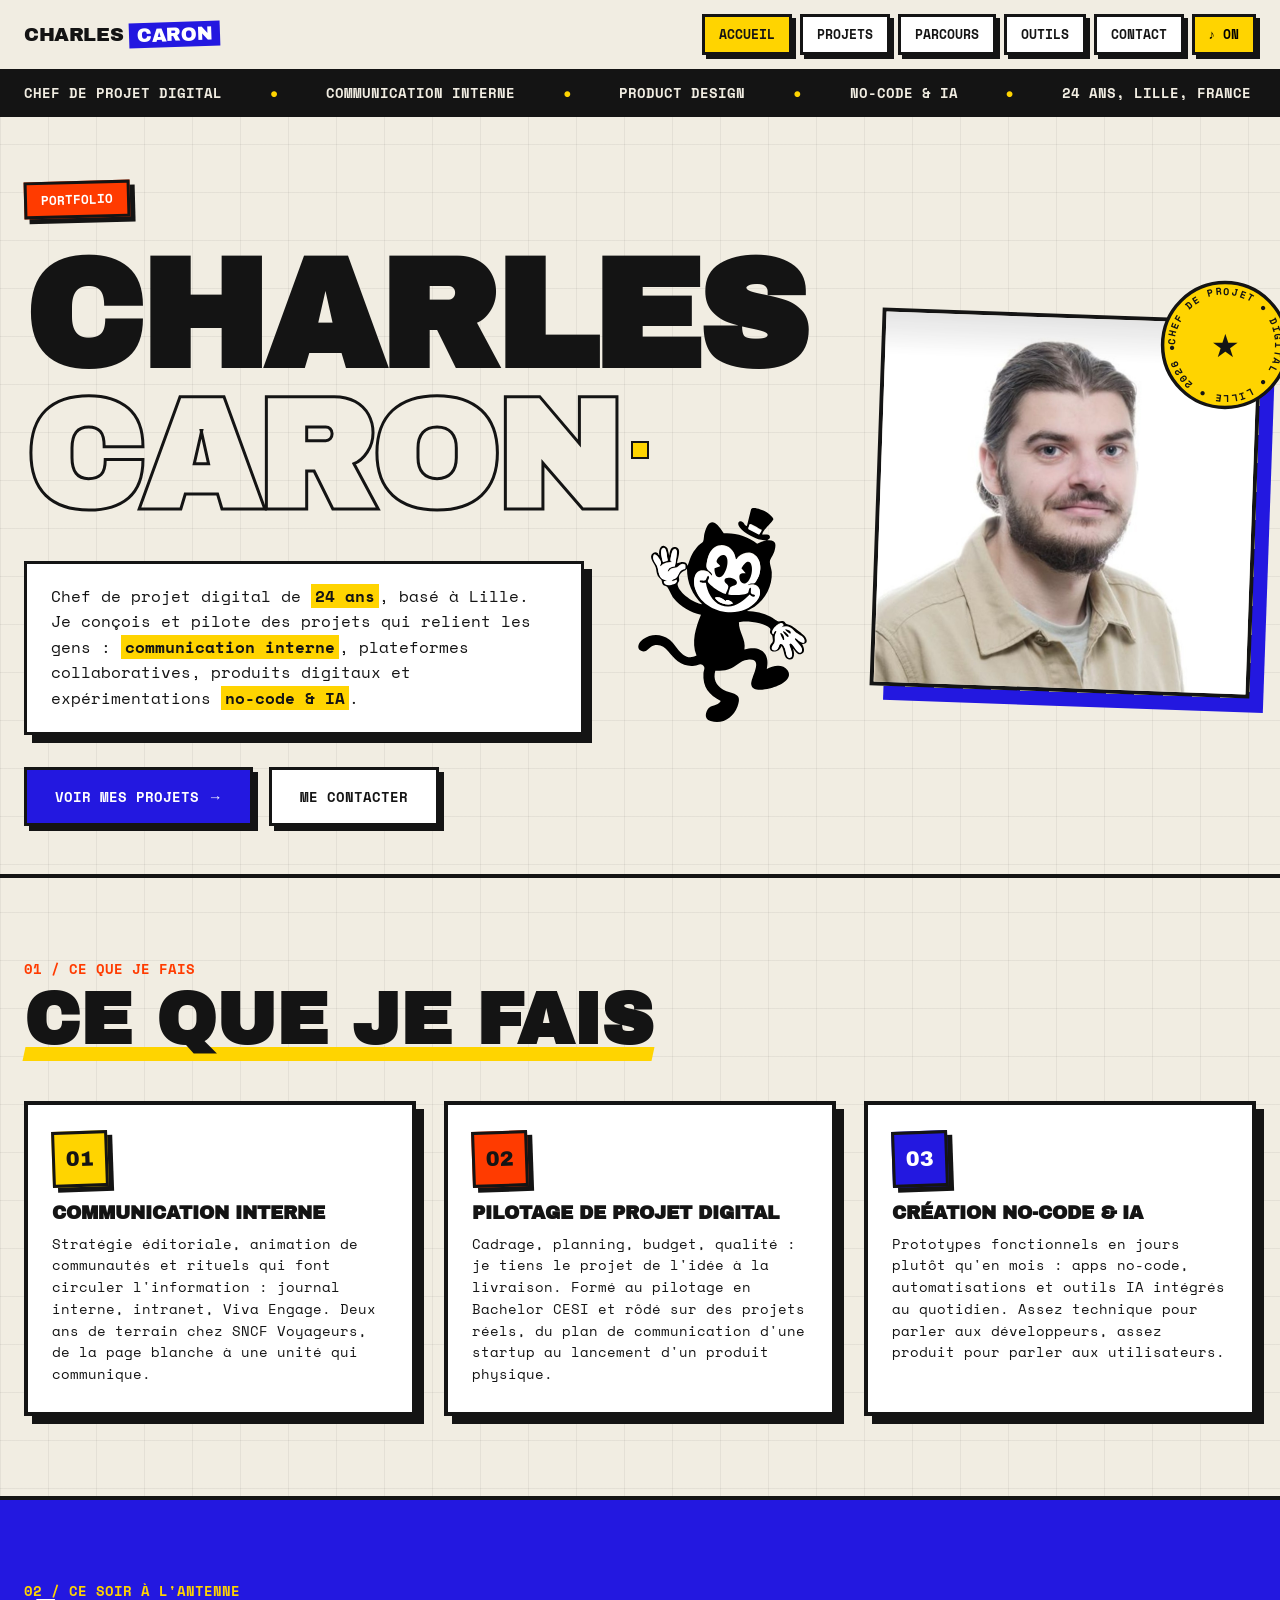
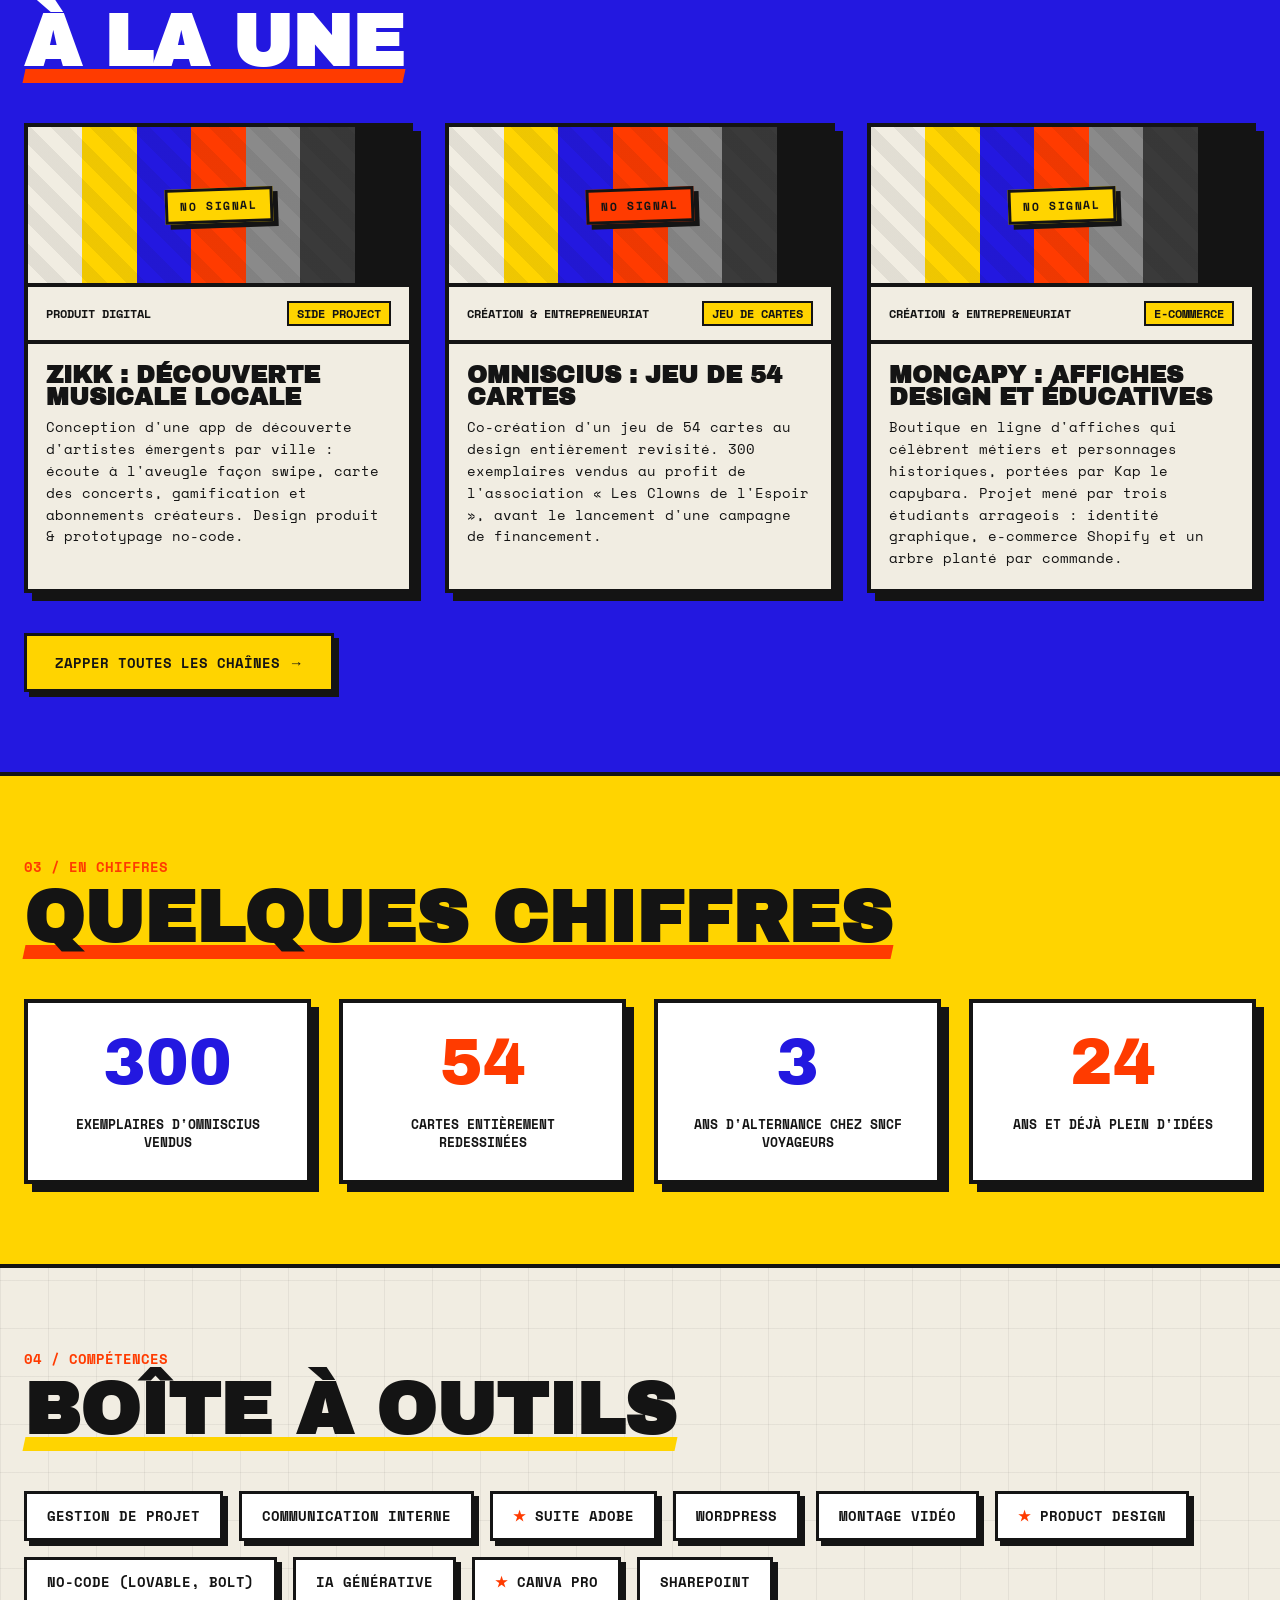
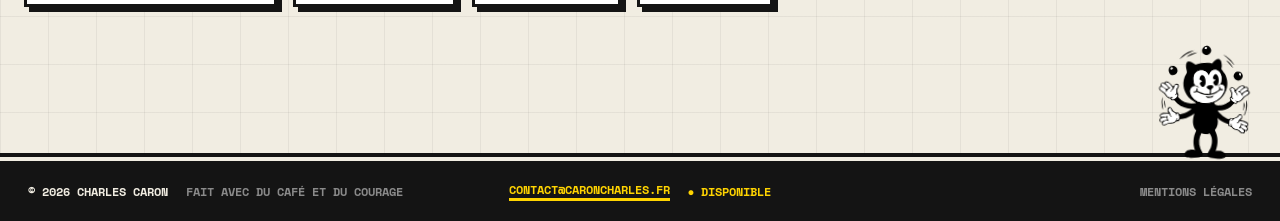
<file: index.html>
<!DOCTYPE html>
<html lang="fr">
<head>
<meta charset="UTF-8">
<meta name="viewport" content="width=device-width, initial-scale=1.0">
<title>CHARLES CARON, Chef de projet digital</title>
<link rel="canonical" href="https://caroncharles.fr/">
<meta name="description" content="Portfolio de Charles Caron, chef de projet digital à Lille, communication interne, product design, no-code & IA.">
<meta name="google-site-verification" content="CIYRqc2v7V1nRnXZ9oWeGYWhNBFwzdNhgkUIKyEmibM" />
<meta property="og:title" content="CHARLES CARON, Chef de projet digital">
<meta property="og:description" content="Portfolio de Charles Caron, chef de projet digital à Lille, communication interne, product design, no-code & IA.">
<meta property="og:url" content="https://caroncharles.fr/">
<meta property="og:type" content="website">
<meta property="og:image" content="https://caroncharles.fr/images/photo-charles.jpg">
<meta name="twitter:card" content="summary">
<link rel="icon" href="/favicon.ico" sizes="48x48">
<link rel="apple-touch-icon" href="/apple-touch-icon.png">
<link rel="preload" href="/assets/fonts/archivo-black-latin-400-normal.woff2" as="font" type="font/woff2" crossorigin>
<link rel="preload" href="/assets/fonts/space-mono-latin-400-normal.woff2" as="font" type="font/woff2" crossorigin>
<link rel="preload" href="/assets/fonts/space-mono-latin-700-normal.woff2" as="font" type="font/woff2" crossorigin>
<meta name="theme-color" content="#141414">
<script type="application/ld+json">{"@context": "https://schema.org", "@type": "Person", "name": "Charles Caron", "jobTitle": "Chef de projet digital", "url": "https://caroncharles.fr/", "email": "mailto:contact@caroncharles.fr", "address": {"@type": "PostalAddress", "addressLocality": "Lille", "addressCountry": "FR"}, "sameAs": ["https://www.linkedin.com/in/caroncharles"]}</script>
<link rel="stylesheet" href="/assets/style.css">
<script>/* arrivée par transition pixel : on couvre l'écran avant le premier rendu */
try{if(sessionStorage.getItem('px'))document.documentElement.classList.add('px-in');}catch(e){}</script>
</head>
<body>

<div id="cursor" aria-hidden="true"></div>
<div id="px-cover" aria-hidden="true"></div>
<canvas id="px-canvas" aria-hidden="true"></canvas>

<!-- Mire TV de chargement -->
<div id="mire" aria-hidden="true">
  <div class="mire-barres">
    <div class="mire-b1"></div><div class="mire-b2"></div><div class="mire-b3"></div>
    <div class="mire-b4"></div><div class="mire-b5"></div><div class="mire-b6"></div><div class="mire-b7"></div>
  </div>
  <div class="mire-info"><span>◉ CARON·TV</span><span class="clign">● CHARGEMENT</span><span>CANAL FR-59</span></div>
</div>

<div id="retro-scan" aria-hidden="true"></div>

<header>
  <div class="logo"><a href="/" data-page="Accueil" aria-label="Retour à l'accueil">CHARLES <span>CARON</span></a></div>
  <nav>
    <a href="/" data-page="Accueil">Accueil</a>
    <a href="/projets/" data-page="Projets">Projets</a>
    <a href="/parcours/" data-page="Parcours">Parcours</a>
    <a href="/outils/" data-page="Outils">Outils</a>
    <a href="/contact/" data-page="Contact">Contact</a>
    <button id="son-toggle" aria-pressed="true" aria-label="Activer ou couper le son">♪ ON</button>
  </nav>
</header>

<div class="ticker" aria-hidden="true">
  <div class="ticker-inner" id="ticker"></div>
</div>

<section class="hero" id="haut">
  <div class="hero-inner">
    <div class="hero-texte">
      <span class="eyebrow" id="eyebrow"></span>
      <h1 id="nom" aria-label="Charles Caron">
        <span class="ligne"></span>
        <span class="ligne"></span>
      </h1>
      <p class="sous" id="intro"></p>
      <div class="cta-row">
        <a class="btn btn-plein" href="/projets/" data-page="Projets">Voir mes projets →</a>
        <a class="btn btn-vide" href="/contact/" data-page="Contact">Me contacter</a>
      </div>
    </div>
    <div class="hero-photo" id="hero-photo" style="display:none;">
      <img class="otis otis-hero" src="/images/otis/salue.svg" alt="" aria-hidden="true" width="88" height="110" loading="lazy">
      <img id="photo" src="" alt="Portrait de Charles Caron">
      <div class="badge" id="badge" role="button" tabindex="0" aria-label="Surprise !">
        <svg viewBox="0 0 150 150">
          <defs>
            <path id="cercle" d="M75,75 m-58,0 a58,58 0 1,1 116,0 a58,58 0 1,1 -116,0"/>
          </defs>
          <circle cx="75" cy="75" r="72" fill="var(--jaune)" stroke="var(--encre)" stroke-width="4"/>
          <text><textPath href="#cercle" id="badge-texte"></textPath></text>
        </svg>
        <div class="centre" id="badge-centre">★</div>
      </div>
    </div>
  </div>
</section>

<section class="offres" id="ce-que-je-fais">
  <span class="num">01 / CE QUE JE FAIS</span>
  <h2 class="titre-section">Ce que je fais</h2>
  <div class="grille-offres">
    <article class="offre">
      <div class="offre-num" aria-hidden="true">01</div>
      <h3>Communication interne</h3>
      <p>Stratégie éditoriale, animation de communautés et rituels qui font circuler l'information : journal interne, intranet, Viva Engage. Deux ans de terrain chez SNCF Voyageurs, de la page blanche à une unité qui communique.</p>
    </article>
    <article class="offre">
      <div class="offre-num" aria-hidden="true">02</div>
      <h3>Pilotage de projet digital</h3>
      <p>Cadrage, planning, budget, qualité : je tiens le projet de l'idée à la livraison. Formé au pilotage en Bachelor CESI et rôdé sur des projets réels, du plan de communication d'une startup au lancement d'un produit physique.</p>
    </article>
    <article class="offre">
      <div class="offre-num" aria-hidden="true">03</div>
      <h3>Création no-code &amp; IA</h3>
      <p>Prototypes fonctionnels en jours plutôt qu'en mois : apps no-code, automatisations et outils IA intégrés au quotidien. Assez technique pour parler aux développeurs, assez produit pour parler aux utilisateurs.</p>
    </article>
  </div>
</section>

<section class="projets" id="a-la-une">
  <span class="num">02 / CE SOIR À L'ANTENNE</span>
  <h2 class="titre-section">À la une</h2>
  <div class="grille grille-teaser" id="grille-teaser"></div>
  <div class="teaser-cta">
    <a class="btn btn-vide" href="/projets/" data-page="Projets">Zapper toutes les chaînes →</a>
  </div>
</section>

<section class="stats" id="chiffres">
  <span class="num">03 / EN CHIFFRES</span>
  <h2 class="titre-section">Quelques chiffres</h2>
  <div class="grille-stats" id="grille-stats"></div>
</section>

<section class="competences" id="competences">
  <span class="num">04 / COMPÉTENCES</span>
  <h2 class="titre-section">Boîte à outils</h2>
  <div class="grille-comp" id="grille-comp"></div>
  <img class="otis otis-comp" src="/images/otis/jongle.svg" alt="Otis jongle avec les outils" width="96" height="118" loading="lazy">
</section>

<!-- Fenêtre TV cathodique (disponible sur toutes les pages : projets, CH 00 arcade, CH 64 échecs) -->
<div class="tv-overlay" id="tv-overlay">
  <div class="tv" id="tv" role="dialog" aria-modal="true" aria-labelledby="tv-titre">
    <div class="tv-barre">
      <div class="tv-zap">
        <button class="tv-canal-btn" id="tv-prec" aria-label="Projet précédent">‹ CH</button>
        <span class="canal" id="tv-canal">CH 01</span>
        <button class="tv-canal-btn" id="tv-suiv" aria-label="Projet suivant">CH ›</button>
      </div>
      <span>◉ CARON·TV</span>
      <button class="tv-fermer" id="tv-fermer" aria-label="Fermer">Éteindre ✕</button>
    </div>
    <div class="tv-ecran">
      <div class="tv-scanlines" aria-hidden="true"></div>
      <div class="tv-balayage" aria-hidden="true"></div>
      <div class="tv-vignette" aria-hidden="true"></div>
      <div class="tv-statique" id="tv-statique" aria-hidden="true"></div>
      <div class="tv-contenu">
        <div class="visuel" id="tv-visuel"></div>
        <div class="tv-meta"><span id="tv-categorie"></span><span class="tag" id="tv-tag"></span></div>
        <h3 id="tv-titre"></h3>
        <p id="tv-description"></p>
        <dl class="tv-fiche" id="tv-fiche">
          <div><dt>Rôle</dt><dd id="tv-role"></dd></div>
          <div><dt>Outils</dt><dd id="tv-outils"></dd></div>
          <div><dt>Résultat</dt><dd id="tv-resultat"></dd></div>
        </dl>
        <div class="tv-actions"><a class="btn-projet" id="tv-lien" href="#" target="_blank" rel="noopener">Voir le projet ↗</a></div>
      </div>
      <div id="tv-arcade" style="display:none;">
        <div class="arcade-tete"><span>▸ CARON·TV ARCADE</span><span id="arcade-score">SCORE 000</span></div>
        <canvas id="arcade-canvas"></canvas>
        <div class="arcade-msg" id="arcade-msg">Touche ou clique<br>pour jouer</div>
      </div>
      <div id="tv-echecs" style="display:none;">
        <div class="echecs-tete"><span>♟ CARON·CHESS</span><span id="echecs-statut">À toi de jouer (blancs)</span></div>
        <div class="echecs-plateau" id="echecs-plateau" aria-label="Échiquier, tu joues les blancs contre l'IA"></div>
        <div class="echecs-pied">
          <span id="echecs-coups">COUP 001</span>
          <button class="echecs-btn" id="echecs-reset">↺ Nouvelle partie</button>
        </div>
      </div>
    </div>
  </div>
</div>

<footer>
  <div class="footer-col">
    <span id="footer-gauche"></span>
    <span class="footer-tagline" id="footer-droite"></span>
  </div>
  <div class="footer-col footer-centre">
    <a class="footer-mail" id="footer-mail" href="#">contact</a>
    <span class="clign">● Disponible</span>
  </div>
  <div class="footer-col footer-fin">
    <a class="footer-mentions" href="/mentions-legales/">Mentions légales</a>
  </div>
</footer>

<script src="/assets/app.js"></script>
</body>
</html>
</file>
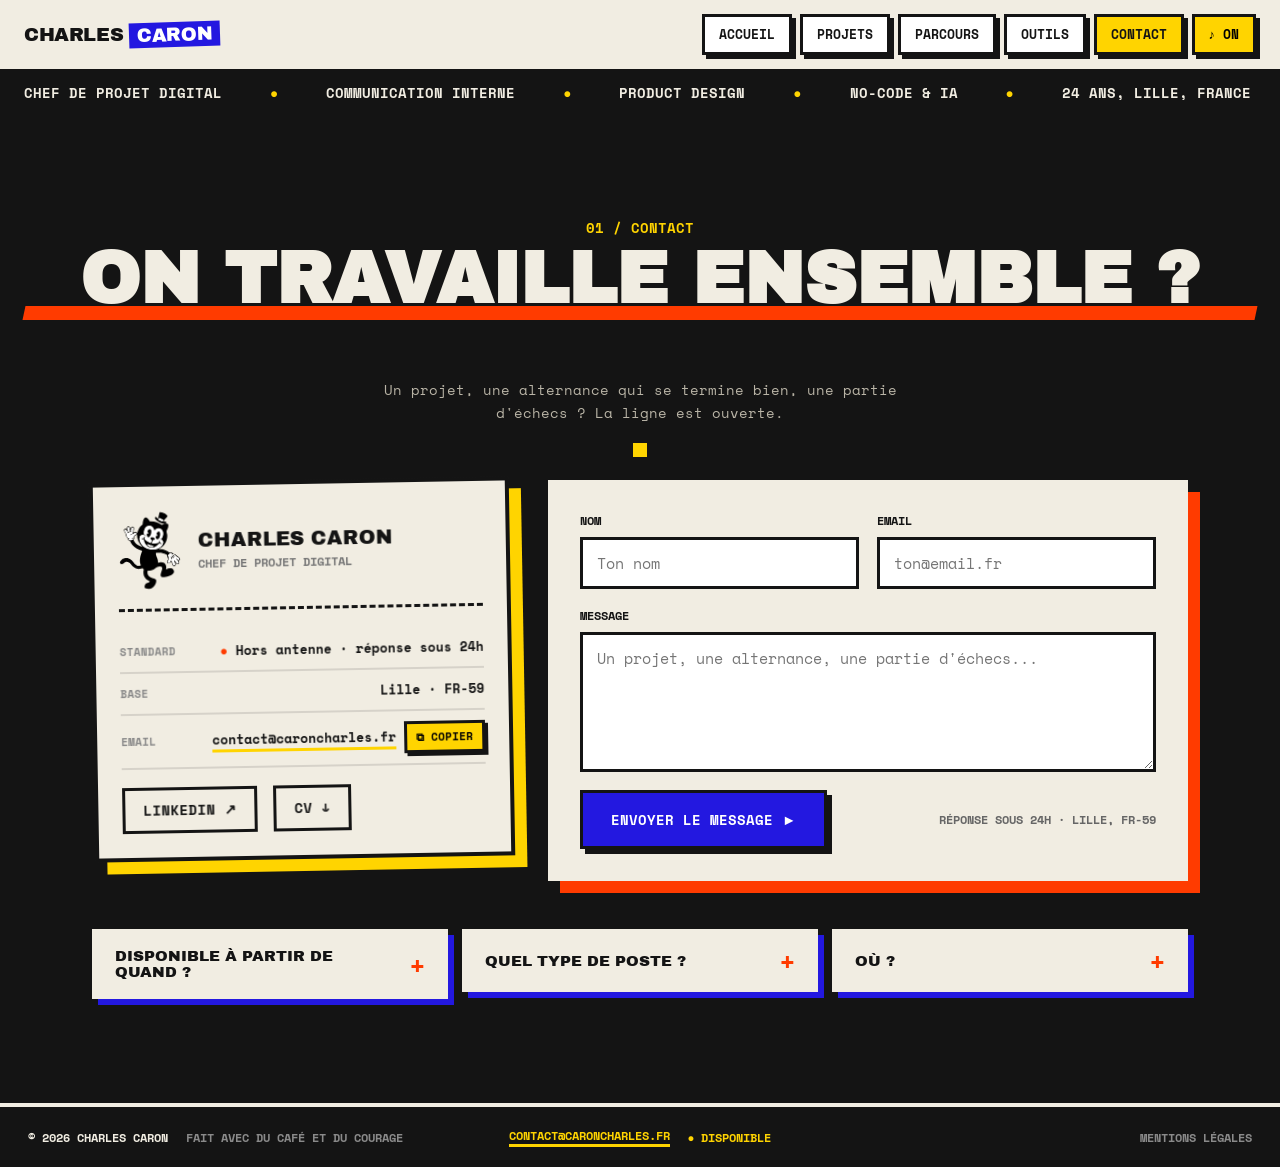
<file: contact/index.html>
<!DOCTYPE html>
<html lang="fr">
<head>
<meta charset="UTF-8">
<meta name="viewport" content="width=device-width, initial-scale=1.0">
<title>Contact — Charles Caron</title>
<link rel="canonical" href="https://caroncharles.fr/contact/">
<meta name="description" content="Contacter Charles Caron, chef de projet digital à Lille.">
<meta property="og:title" content="Contact — Charles Caron">
<meta property="og:description" content="Contacter Charles Caron, chef de projet digital à Lille.">
<meta property="og:url" content="https://caroncharles.fr/contact/">
<meta property="og:type" content="website">
<meta property="og:image" content="https://caroncharles.fr/images/photo-charles.jpg">
<meta name="twitter:card" content="summary">
<link rel="icon" href="/favicon.ico" sizes="48x48">
<link rel="apple-touch-icon" href="/apple-touch-icon.png">
<link rel="preload" href="/assets/fonts/archivo-black-latin-400-normal.woff2" as="font" type="font/woff2" crossorigin>
<link rel="preload" href="/assets/fonts/space-mono-latin-400-normal.woff2" as="font" type="font/woff2" crossorigin>
<link rel="preload" href="/assets/fonts/space-mono-latin-700-normal.woff2" as="font" type="font/woff2" crossorigin>
<meta name="theme-color" content="#141414">
<link rel="stylesheet" href="/assets/style.css">
<script>/* arrivée par transition pixel : on couvre l'écran avant le premier rendu */
try{if(sessionStorage.getItem('px'))document.documentElement.classList.add('px-in');}catch(e){}</script>
</head>
<body>

<div id="cursor" aria-hidden="true"></div>
<div id="px-cover" aria-hidden="true"></div>
<canvas id="px-canvas" aria-hidden="true"></canvas>

<!-- Mire TV de chargement -->
<div id="mire" aria-hidden="true">
  <div class="mire-barres">
    <div class="mire-b1"></div><div class="mire-b2"></div><div class="mire-b3"></div>
    <div class="mire-b4"></div><div class="mire-b5"></div><div class="mire-b6"></div><div class="mire-b7"></div>
  </div>
  <div class="mire-info"><span>◉ CARON·TV</span><span class="clign">● CHARGEMENT</span><span>CANAL FR-59</span></div>
</div>

<div id="retro-scan" aria-hidden="true"></div>

<header>
  <div class="logo"><a href="/" data-page="Accueil" aria-label="Retour à l'accueil">CHARLES <span>CARON</span></a></div>
  <nav>
    <a href="/" data-page="Accueil">Accueil</a>
    <a href="/projets/" data-page="Projets">Projets</a>
    <a href="/parcours/" data-page="Parcours">Parcours</a>
    <a href="/outils/" data-page="Outils">Outils</a>
    <a href="/contact/" data-page="Contact">Contact</a>
    <button id="son-toggle" aria-pressed="true" aria-label="Activer ou couper le son">♪ ON</button>
  </nav>
</header>

<div class="ticker" aria-hidden="true">
  <div class="ticker-inner" id="ticker"></div>
</div>

<section class="contact page-pleine" id="contact">
  <span class="num" style="color:var(--jaune);">01 / CONTACT</span>
  <h2 class="titre-section" id="titre-contact"></h2>
  <p class="contact-accroche">Un projet, une alternance qui se termine bien, une partie d'échecs ? La ligne est ouverte.</p>

  <div class="contact-grille">
    <aside class="carte-visite" aria-label="Carte de visite">
      <div class="cv-tete">
        <img class="otis" src="/images/otis/salue.svg" alt="" width="64" height="80" loading="lazy">
        <div>
          <span class="cv-nom">Charles Caron</span>
          <span class="cv-role">Chef de projet digital</span>
        </div>
      </div>
      <div class="cv-ligne">
        <span class="cv-cle">Standard</span>
        <span class="cv-val"><span class="cv-pastille" id="cv-pastille">●</span> <span id="cv-statut">Disponible</span></span>
      </div>
      <div class="cv-ligne">
        <span class="cv-cle">Base</span>
        <span class="cv-val">Lille · FR-59</span>
      </div>
      <div class="cv-ligne cv-ligne-mail">
        <span class="cv-cle">Email</span>
        <span class="cv-val"><a class="cv-mail" id="mail" href="#"></a>
        <button class="btn-copier" id="copier-mail" type="button" aria-label="Copier l'adresse email">⧉ Copier</button></span>
      </div>
      <div class="reseaux">
        <a id="lien-linkedin" href="#" target="_blank" rel="noopener">LinkedIn ↗</a>
        <a id="lien-cv" href="#">CV ↓</a>
      </div>
    </aside>

  <form class="formulaire" id="formulaire" name="contact" method="POST" action="/" data-netlify="true" netlify-honeypot="champ-piege">
    <p class="cache-piege"><label>Ne pas remplir : <input name="champ-piege"></label></p>
    <input type="hidden" name="form-name" value="contact">
    <div class="form-rang">
      <label>Nom
        <input type="text" name="nom" required autocomplete="name" placeholder="Ton nom">
      </label>
      <label>Email
        <input type="email" name="email" required autocomplete="email" placeholder="ton@email.fr">
      </label>
    </div>
    <label>Message
      <textarea name="message" rows="5" required placeholder="Un projet, une alternance, une partie d'échecs..."></textarea>
    </label>
    <div class="form-pied">
      <button type="submit" class="btn btn-plein form-envoi" id="form-envoi">Envoyer le message ►</button>
      <span class="form-note">Réponse sous 24h · Lille, FR-59</span>
    </div>
    <p class="form-statut" id="form-statut" role="status" aria-live="polite"></p>
  </form>
  </div>

  <div class="faq" aria-label="Questions fréquentes">
    <details class="faq-item">
      <summary>Disponible à partir de quand ?</summary>
      <p>Diplômé du Bachelor Chef de projet digital mi-2026. Disponible pour un CDI dès la fin de l'alternance, et ouvert aux échanges dès maintenant pour anticiper.</p>
    </details>
    <details class="faq-item">
      <summary>Quel type de poste ?</summary>
      <p>Chef de projet digital, communication interne ou poste orienté produit. Ce qui me motive : piloter un projet de bout en bout, avec une vraie dimension créative et des outils modernes (no-code, IA).</p>
    </details>
    <details class="faq-item">
      <summary>Où ?</summary>
      <p>Lille et sa métropole en priorité, hybride possible. Déjà deux ans de terrain dans la région chez SNCF Voyageurs.</p>
    </details>
  </div>
</section>

<!-- Fenêtre TV cathodique (disponible sur toutes les pages : projets, CH 00 arcade, CH 64 échecs) -->
<div class="tv-overlay" id="tv-overlay">
  <div class="tv" id="tv" role="dialog" aria-modal="true" aria-labelledby="tv-titre">
    <div class="tv-barre">
      <div class="tv-zap">
        <button class="tv-canal-btn" id="tv-prec" aria-label="Projet précédent">‹ CH</button>
        <span class="canal" id="tv-canal">CH 01</span>
        <button class="tv-canal-btn" id="tv-suiv" aria-label="Projet suivant">CH ›</button>
      </div>
      <span>◉ CARON·TV</span>
      <button class="tv-fermer" id="tv-fermer" aria-label="Fermer">Éteindre ✕</button>
    </div>
    <div class="tv-ecran">
      <div class="tv-scanlines" aria-hidden="true"></div>
      <div class="tv-balayage" aria-hidden="true"></div>
      <div class="tv-vignette" aria-hidden="true"></div>
      <div class="tv-statique" id="tv-statique" aria-hidden="true"></div>
      <div class="tv-contenu">
        <div class="visuel" id="tv-visuel"></div>
        <div class="tv-meta"><span id="tv-categorie"></span><span class="tag" id="tv-tag"></span></div>
        <h3 id="tv-titre"></h3>
        <p id="tv-description"></p>
        <dl class="tv-fiche" id="tv-fiche">
          <div><dt>Rôle</dt><dd id="tv-role"></dd></div>
          <div><dt>Outils</dt><dd id="tv-outils"></dd></div>
          <div><dt>Résultat</dt><dd id="tv-resultat"></dd></div>
        </dl>
        <div class="tv-actions"><a class="btn-projet" id="tv-lien" href="#" target="_blank" rel="noopener">Voir le projet ↗</a></div>
      </div>
      <div id="tv-arcade" style="display:none;">
        <div class="arcade-tete"><span>▸ CARON·TV ARCADE</span><span id="arcade-score">SCORE 000</span></div>
        <canvas id="arcade-canvas"></canvas>
        <div class="arcade-msg" id="arcade-msg">Touche ou clique<br>pour jouer</div>
      </div>
      <div id="tv-echecs" style="display:none;">
        <div class="echecs-tete"><span>♟ CARON·CHESS</span><span id="echecs-statut">À toi de jouer (blancs)</span></div>
        <div class="echecs-plateau" id="echecs-plateau" aria-label="Échiquier, tu joues les blancs contre l'IA"></div>
        <div class="echecs-pied">
          <span id="echecs-coups">COUP 001</span>
          <button class="echecs-btn" id="echecs-reset">↺ Nouvelle partie</button>
        </div>
      </div>
    </div>
  </div>
</div>

<footer>
  <div class="footer-col">
    <span id="footer-gauche"></span>
    <span class="footer-tagline" id="footer-droite"></span>
  </div>
  <div class="footer-col footer-centre">
    <a class="footer-mail" id="footer-mail" href="#">contact</a>
    <span class="clign">● Disponible</span>
  </div>
  <div class="footer-col footer-fin">
    <a class="footer-mentions" href="/mentions-legales/">Mentions légales</a>
  </div>
</footer>

<script src="/assets/app.js"></script>
</body>
</html>
</file>
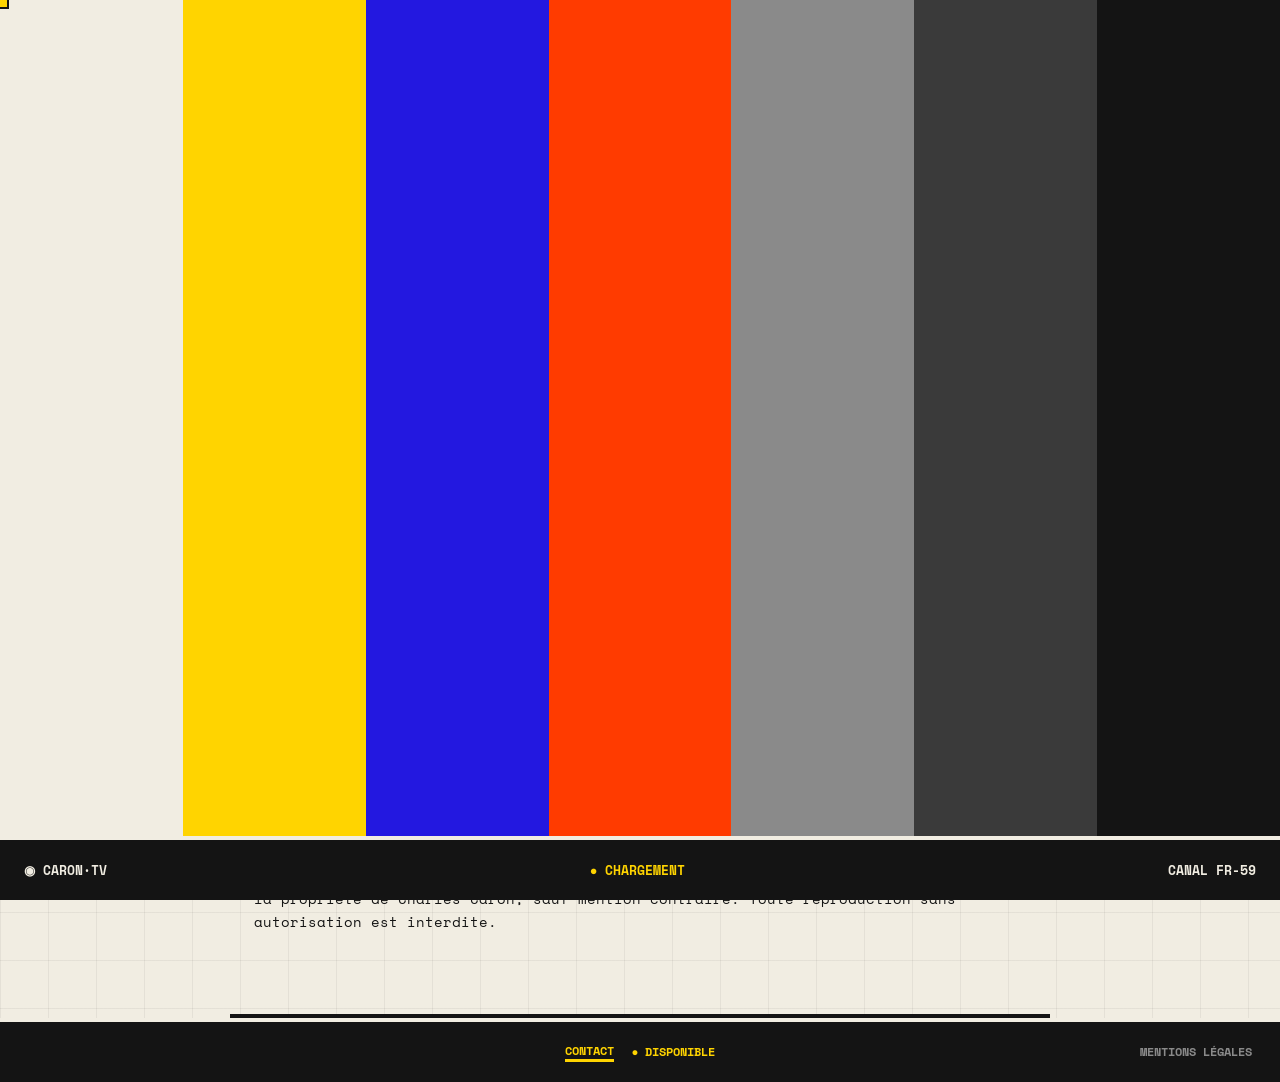
<file: mentions-legales/index.html>
<!DOCTYPE html>
<html lang="fr">
<head>
<meta charset="UTF-8">
<meta name="viewport" content="width=device-width, initial-scale=1.0">
<title>Mentions légales — Charles Caron</title>
<link rel="canonical" href="https://caroncharles.fr/mentions-legales/">
<meta name="description" content="Mentions légales du site caroncharles.fr.">
<meta property="og:title" content="Mentions légales — Charles Caron">
<meta property="og:description" content="Mentions légales du site caroncharles.fr.">
<meta property="og:url" content="https://caroncharles.fr/mentions-legales/">
<meta property="og:type" content="website">
<meta property="og:image" content="https://caroncharles.fr/images/photo-charles.jpg">
<meta name="twitter:card" content="summary">
<link rel="icon" href="/favicon.ico" sizes="48x48">
<link rel="apple-touch-icon" href="/apple-touch-icon.png">
<link rel="preload" href="/assets/fonts/archivo-black-latin-400-normal.woff2" as="font" type="font/woff2" crossorigin>
<link rel="preload" href="/assets/fonts/space-mono-latin-400-normal.woff2" as="font" type="font/woff2" crossorigin>
<link rel="preload" href="/assets/fonts/space-mono-latin-700-normal.woff2" as="font" type="font/woff2" crossorigin>
<meta name="theme-color" content="#141414">
<link rel="stylesheet" href="/assets/style.css">
<script>/* arrivée par transition pixel : on couvre l'écran avant le premier rendu */
try{if(sessionStorage.getItem('px'))document.documentElement.classList.add('px-in');}catch(e){}</script>
</head>
<body>

<div id="cursor" aria-hidden="true"></div>
<div id="px-cover" aria-hidden="true"></div>
<canvas id="px-canvas" aria-hidden="true"></canvas>

<!-- Mire TV de chargement -->
<div id="mire" aria-hidden="true">
  <div class="mire-barres">
    <div class="mire-b1"></div><div class="mire-b2"></div><div class="mire-b3"></div>
    <div class="mire-b4"></div><div class="mire-b5"></div><div class="mire-b6"></div><div class="mire-b7"></div>
  </div>
  <div class="mire-info"><span>◉ CARON·TV</span><span class="clign">● CHARGEMENT</span><span>CANAL FR-59</span></div>
</div>

<div id="retro-scan" aria-hidden="true"></div>

<header>
  <div class="logo"><a href="/" data-page="Accueil" aria-label="Retour à l'accueil">CHARLES <span>CARON</span></a></div>
  <nav>
    <a href="/" data-page="Accueil">Accueil</a>
    <a href="/projets/" data-page="Projets">Projets</a>
    <a href="/parcours/" data-page="Parcours">Parcours</a>
    <a href="/outils/" data-page="Outils">Outils</a>
    <a href="/contact/" data-page="Contact">Contact</a>
    <button id="son-toggle" aria-pressed="true" aria-label="Activer ou couper le son">♪ ON</button>
  </nav>
</header>

<div class="ticker" aria-hidden="true">
  <div class="ticker-inner" id="ticker"></div>
</div>

<meta name="robots" content="noindex, follow">
<section class="mentions" id="mentions">
  <span class="num">§ / MENTIONS LÉGALES</span>
  <h2 class="titre-section">Mentions légales</h2>
  <div class="mentions-corps">
    <h3>Éditeur du site</h3>
    <p>Charles Caron · Lille, France<br>Contact : <a href="mailto:contact@caroncharles.fr">contact@caroncharles.fr</a></p>
    <h3>Hébergement</h3>
    <p>Netlify, Inc. · 512 2nd Street, Suite 200 · San Francisco, CA 94107, États-Unis · <a href="https://www.netlify.com" target="_blank" rel="noopener">netlify.com</a></p>
    <h3>Données personnelles</h3>
    <p>Ce site ne dépose aucun cookie et n'embarque aucun traceur. Les polices sont hébergées sur ce site, aucune donnée n'est transmise à un tiers lors de la consultation. Les informations envoyées via le formulaire de contact (nom, email, message) sont transmises à l'éditeur via Netlify Forms, utilisées uniquement pour répondre, et jamais cédées. Vous pouvez demander leur suppression à l'adresse ci-dessus.</p>
    <h3>Propriété intellectuelle</h3>
    <p>L'ensemble des contenus (textes, illustrations, dont la mascotte Otis, et code) est la propriété de Charles Caron, sauf mention contraire. Toute reproduction sans autorisation est interdite.</p>
  </div>
</section>

<footer>
  <div class="footer-col">
    <span id="footer-gauche"></span>
    <span class="footer-tagline" id="footer-droite"></span>
  </div>
  <div class="footer-col footer-centre">
    <a class="footer-mail" id="footer-mail" href="#">contact</a>
    <span class="clign">● Disponible</span>
  </div>
  <div class="footer-col footer-fin">
    <a class="footer-mentions" href="/mentions-legales/">Mentions légales</a>
  </div>
</footer>

<script src="/assets/app.js"></script>
</body>
</html>
</file>
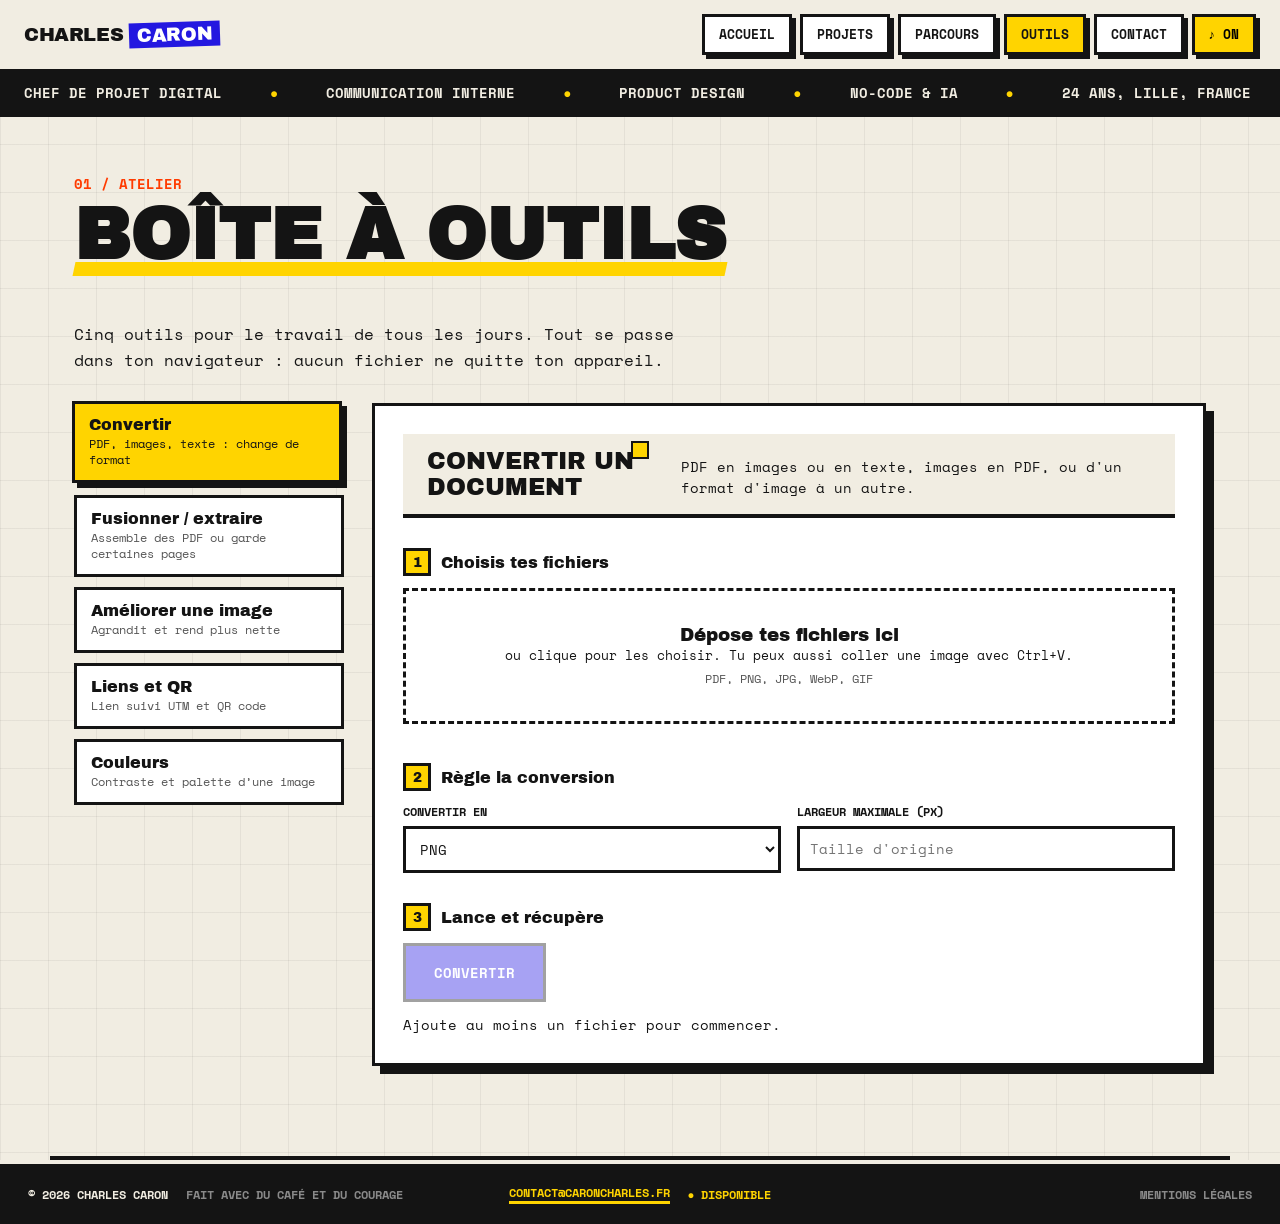
<file: outils/index.html>
<!DOCTYPE html>
<html lang="fr">
<head>
<meta charset="UTF-8">
<meta name="viewport" content="width=device-width, initial-scale=1.0">
<title>Boîte à outils · Charles Caron</title>
<link rel="canonical" href="https://caroncharles.fr/outils/">
<meta name="description" content="Convertisseur de documents, fusion de PDF et outils texte, directement dans le navigateur.">
<meta property="og:title" content="Boîte à outils · Charles Caron">
<meta property="og:description" content="Convertisseur de documents, fusion de PDF et outils texte, directement dans le navigateur.">
<meta property="og:url" content="https://caroncharles.fr/outils/">
<meta property="og:type" content="website">
<meta property="og:image" content="https://caroncharles.fr/images/photo-charles.jpg">
<meta name="twitter:card" content="summary">
<link rel="icon" href="/favicon.ico" sizes="48x48">
<link rel="apple-touch-icon" href="/apple-touch-icon.png">
<link rel="preload" href="/assets/fonts/archivo-black-latin-400-normal.woff2" as="font" type="font/woff2" crossorigin>
<link rel="preload" href="/assets/fonts/space-mono-latin-400-normal.woff2" as="font" type="font/woff2" crossorigin>
<link rel="preload" href="/assets/fonts/space-mono-latin-700-normal.woff2" as="font" type="font/woff2" crossorigin>
<meta name="theme-color" content="#141414">
<link rel="stylesheet" href="/assets/style.css">
<link rel="stylesheet" href="/assets/outils.css">
<script>/* arrivée par transition pixel : on couvre l'écran avant le premier rendu */
try{if(sessionStorage.getItem('px'))document.documentElement.classList.add('px-in');}catch(e){}</script>
</head>
<body>

<div id="cursor" aria-hidden="true"></div>
<div id="px-cover" aria-hidden="true"></div>
<canvas id="px-canvas" aria-hidden="true"></canvas>

<!-- Mire TV de chargement -->
<div id="mire" aria-hidden="true">
  <div class="mire-barres">
    <div class="mire-b1"></div><div class="mire-b2"></div><div class="mire-b3"></div>
    <div class="mire-b4"></div><div class="mire-b5"></div><div class="mire-b6"></div><div class="mire-b7"></div>
  </div>
  <div class="mire-info"><span>◉ CARON·TV</span><span class="clign">● CHARGEMENT</span><span>CANAL FR-59</span></div>
</div>

<div id="retro-scan" aria-hidden="true"></div>

<header>
  <div class="logo"><a href="/" data-page="Accueil" aria-label="Retour à l'accueil">CHARLES <span>CARON</span></a></div>
  <nav>
    <a href="/" data-page="Accueil">Accueil</a>
    <a href="/projets/" data-page="Projets">Projets</a>
    <a href="/parcours/" data-page="Parcours">Parcours</a>
    <a href="/outils/" data-page="Outils">Outils</a>
    <a href="/contact/" data-page="Contact">Contact</a>
    <button id="son-toggle" aria-pressed="true" aria-label="Activer ou couper le son">♪ ON</button>
  </nav>
</header>

<div class="ticker" aria-hidden="true">
  <div class="ticker-inner" id="ticker"></div>
</div>

<section class="outils page-pleine" id="outils">
  <span class="num">01 / ATELIER</span>
  <h2 class="titre-section">Boîte à outils</h2>
  <p class="outils-accroche">Cinq outils pour le travail de tous les jours. Tout se passe dans ton navigateur : aucun fichier ne quitte ton appareil.</p>

  <div class="atelier">
    <div class="menu-outils" role="tablist" aria-label="Outils" aria-orientation="vertical">
      <button class="outil-btn" role="tab" id="t-conv" aria-controls="p-conv" aria-selected="true" type="button"><strong>Convertir</strong><small>PDF, images, texte : change de format</small></button>
      <button class="outil-btn" role="tab" id="t-fus" aria-controls="p-fus" aria-selected="false" type="button"><strong>Fusionner / extraire</strong><small>Assemble des PDF ou garde certaines pages</small></button>
      <button class="outil-btn" role="tab" id="t-net" aria-controls="p-net" aria-selected="false" type="button"><strong>Améliorer une image</strong><small>Agrandit et rend plus nette</small></button>
      <button class="outil-btn" role="tab" id="t-qr" aria-controls="p-qr" aria-selected="false" type="button"><strong>Liens et QR</strong><small>Lien suivi UTM et QR code</small></button>
      <button class="outil-btn" role="tab" id="t-col" aria-controls="p-col" aria-selected="false" type="button"><strong>Couleurs</strong><small>Contraste et palette d’une image</small></button>
    </div>

    <div class="contenu-outils">
      <div class="panneau" id="p-conv" role="tabpanel" aria-labelledby="t-conv">
        <header class="outil-tete"><h3>Convertir un document</h3><p>PDF en images ou en texte, images en PDF, ou d'un format d'image à un autre.</p></header>
        <h4 class="etape"><span>1</span>Choisis tes fichiers</h4>
        <label class="depot" id="conv-depot"><input type="file" multiple accept=".pdf,application/pdf,image/*"><strong>Dépose tes fichiers ici</strong><span>ou clique pour les choisir. Tu peux aussi coller une image avec Ctrl+V.</span><em>PDF, PNG, JPG, WebP, GIF</em></label>
        <p class="liste-tete"><button class="lien" id="conv-vider" type="button" hidden>Tout retirer</button></p>
        <ul class="fichiers" id="conv-liste"></ul>
        <h4 class="etape"><span>2</span>Règle la conversion</h4>
        <div class="options">
          <label>Convertir en<select id="conv-format"></select></label>
          <label data-pour="pdf-img">Résolution
            <select id="conv-dpi"><option value="72">72 dpi : écran, fichier léger</option><option value="150" selected>150 dpi : standard</option><option value="300">300 dpi : impression</option></select>
          </label>
          <label data-pour="pdf-img pdf-txt">Pages à convertir<input id="conv-pages" type="text" placeholder="Toutes, ou par exemple 1-3,5"></label>
          <label data-pour="img-img">Largeur maximale (px)<input id="conv-largeur" type="number" min="16" placeholder="Taille d'origine"></label>
          <label data-pour="pdf-img img-img" id="o-qualite">Qualité JPG et WebP : <output>90</output> %<input id="conv-qualite" type="range" min="40" max="100" value="90"></label>
          <label data-pour="img-pdf">Format de page
            <select id="conv-page"><option value="a4">A4, image centrée</option><option value="image">Taille de l'image</option></select>
          </label>
        </div>
        <h4 class="etape"><span>3</span>Lance et récupère</h4>
        <div class="action"><button class="btn btn-plein" id="conv-go" type="button" disabled>Convertir</button></div>
        <progress id="conv-prog" max="100" value="0" hidden aria-label="Progression"></progress>
        <p class="statut" id="conv-statut" role="status" aria-live="polite"></p>
        <div id="conv-sortie" hidden><ul class="resultats" id="conv-res"></ul><p style="margin-top:14px"><button class="btn btn-vide" id="conv-zip" type="button" hidden>Tout télécharger (.zip)</button></p></div>
      </div>

      <div class="panneau" id="p-fus" role="tabpanel" aria-labelledby="t-fus" hidden>
        <header class="outil-tete"><h3>Fusionner ou extraire des PDF</h3><p>Assemble plusieurs PDF en un seul, ou ne garde que certaines pages d'un document.</p></header>
        <h4 class="etape"><span>1</span>Choisis tes PDF</h4>
        <label class="depot" id="fus-depot"><input type="file" multiple accept=".pdf,application/pdf"><strong>Dépose tes PDF ici</strong><span>ou clique pour les choisir.</span><em>L'ordre de la liste est l'ordre du document final</em></label>
        <p class="liste-tete"><button class="lien" id="fus-vider" type="button" hidden>Tout retirer</button></p>
        <ul class="fichiers" id="fus-liste"></ul>
        <p class="note-txt">Pour garder seulement certaines pages d'un fichier, saisis une plage dans son champ, par exemple 1-3,5. Vide, toutes les pages sont gardées.</p>
        <h4 class="etape"><span>2</span>Crée le PDF</h4>
        <div class="options"><label>Nom du fichier (facultatif)<input id="fus-nom" type="text" placeholder="fusion"></label></div>
        <div class="action"><button class="btn btn-plein" id="fus-go" type="button" disabled>Créer le PDF</button></div>
        <progress id="fus-prog" max="100" value="0" hidden aria-label="Progression"></progress>
        <p class="statut" id="fus-statut" role="status" aria-live="polite"></p>
        <div class="action" id="fus-sortie" hidden><span id="fus-info"></span><button class="btn btn-vide" id="fus-dl" type="button">Télécharger</button></div>
      </div>

      <div class="panneau" id="p-net" role="tabpanel" aria-labelledby="t-net" hidden>
        <header class="outil-tete"><h3>Améliorer une image</h3><p>Agrandit une image et renforce ses contours pour la rendre plus nette. Le rendu se règle en direct sur l'aperçu.</p></header>
        <h4 class="etape"><span>1</span>Choisis tes images</h4>
        <label class="depot" id="net-depot"><input type="file" multiple accept="image/*"><strong>Dépose tes images ici</strong><span>ou clique pour les choisir, ou colle-les avec Ctrl+V.</span><em>PNG, JPG, WebP</em></label>
        <p class="liste-tete"><button class="lien" id="net-vider" type="button" hidden>Tout retirer</button></p>
        <ul class="fichiers" id="net-liste"></ul>
        <h4 class="etape"><span>2</span>Règle le rendu</h4>
        <div class="options">
          <label>Agrandissement<select id="net-k"><option value="1">Aucun, netteté seule</option><option value="2" selected>x2</option><option value="3">x3</option><option value="4">x4</option></select></label>
          <label>Netteté : <output>60</output> %<input id="net-force" type="range" min="0" max="100" value="60"></label>
          <label>Finesse des détails<select id="net-finesse"><option value="fine">Détails fins (texte, logos)</option><option value="std" selected>Standard (photos)</option><option value="large">Contours larges (image très floue)</option></select></label>
          <label>Enregistrer en<select id="net-format"><option value="png">PNG, sans perte</option><option value="jpg">JPG, plus léger</option><option value="webp">WebP, léger</option></select></label>
        </div>
        <p class="statut" id="net-info" role="status" aria-live="polite"></p>
        <div class="compar" id="net-apercu" hidden>
          <div class="compar-vue"><canvas id="net-avant" width="1" height="1" role="img" aria-label="Image avant traitement"></canvas><canvas id="net-apres" width="1" height="1" role="img" aria-label="Image après traitement"></canvas><div class="compar-ligne" id="net-ligne"></div><span class="compar-tag g">Avant</span><span class="compar-tag d">Après</span></div>
          <label class="compar-curseur">Glisse pour comparer<input id="net-pos" type="range" min="0" max="100" value="50"></label>
          <p class="note-txt">Aperçu à 100 % sur le centre de l'image. L'outil agrandit proprement et accentue les contours, il ne recrée pas les détails absents : une photo très floue restera floue, en plus nette.</p>
        </div>
        <h4 class="etape"><span>3</span>Lance et récupère</h4>
        <div class="action"><button class="btn btn-plein" id="net-go" type="button" disabled>Améliorer</button></div>
        <progress id="net-prog" max="100" value="0" hidden aria-label="Progression"></progress>
        <p class="statut" id="net-statut" role="status" aria-live="polite"></p>
        <div id="net-sortie" hidden><ul class="resultats" id="net-res"></ul><p style="margin-top:14px"><button class="btn btn-vide" id="net-zip" type="button" hidden>Tout télécharger (.zip)</button></p></div>
      </div>

      <div class="panneau" id="p-qr" role="tabpanel" aria-labelledby="t-qr" hidden>
        <header class="outil-tete"><h3>Liens suivis et QR codes</h3><p>Prépare un lien mesurable dans tes statistiques, puis transforme-le en QR code pour une affiche ou un document.</p></header>
        <h4 class="etape"><span>1</span>Prépare ton lien (facultatif)</h4>
        <div class="options">
          <label class="large">Adresse de la page<input id="utm-url" type="text" inputmode="url" placeholder="https://exemple.fr/page"></label>
          <label>Source<input id="utm-source" type="text" list="l-source" placeholder="linkedin"></label>
          <label>Support<input id="utm-medium" type="text" list="l-medium" placeholder="social"></label>
          <label>Campagne<input id="utm-campagne" type="text" placeholder="journal-interne-janvier"></label>
          <label>Contenu (facultatif)<input id="utm-contenu" type="text"></label>
          <label>Terme (facultatif)<input id="utm-terme" type="text"></label>
          <label class="large">Lien obtenu<textarea id="utm-sortie" rows="2" readonly placeholder="Le lien apparaît ici dès que tu saisis une adresse."></textarea></label>
        </div>
        <datalist id="l-source"><option value="linkedin"><option value="newsletter"><option value="intranet"><option value="viva-engage"><option value="affiche"><option value="mail"></datalist>
        <datalist id="l-medium"><option value="social"><option value="email"><option value="qr"><option value="print"><option value="intranet"></datalist>
        <div class="action"><button class="btn btn-plein" id="utm-copy" type="button" disabled>Copier le lien</button><button class="btn btn-vide" id="utm-qr" type="button" disabled>En faire un QR code</button></div>
        <p class="statut" id="utm-statut" role="status" aria-live="polite"></p>
        <h4 class="etape"><span>2</span>Crée ton QR code</h4>
        <div class="deux">
          <div class="options">
            <label class="large">Contenu du code<textarea id="qr-texte" rows="3" placeholder="Une adresse, un texte, un numéro..."></textarea></label>
            <label>Correction d'erreur<select id="qr-niveau"><option value="L">Faible, code simple</option><option value="M" selected>Moyenne</option><option value="Q">Élevée</option><option value="H">Maximale, pour un logo</option></select></label>
            <label>Taille du PNG<select id="qr-taille"><option value="512">Environ 512 px</option><option value="1024" selected>Environ 1024 px</option><option value="2048">Environ 2048 px</option></select></label>
            <label>Couleur du code<input id="qr-fg" type="color" value="#141414"></label>
            <label>Couleur du fond<input id="qr-bg" type="color" value="#ffffff"></label>
          </div>
          <div class="apercu-qr">
            <canvas id="qr-canvas" width="1" height="1" role="img" aria-label="Aperçu du QR code"></canvas>
            <div class="action"><button class="btn btn-plein" id="qr-png" type="button" disabled>PNG</button><button class="btn btn-vide" id="qr-svg" type="button" disabled>SVG</button></div>
          </div>
        </div>
        <p class="statut" id="qr-statut" role="status" aria-live="polite"></p>
        <p class="note-txt">Le SVG reste net à toutes les tailles : à préférer pour une affiche ou un document imprimé. Les noms de source et de campagne sont passés en minuscules pour garder des statistiques propres.</p>
      </div>

      <div class="panneau" id="p-col" role="tabpanel" aria-labelledby="t-col" hidden>
        <header class="outil-tete"><h3>Couleurs</h3><p>Vérifie qu'un texte reste lisible sur son fond, ou récupère les couleurs d'un logo.</p></header>
        <h4 class="etape"><span>1</span>Teste le contraste</h4>
        <div class="options">
          <label>Couleur du texte<span class="duo"><input type="color" id="col-t-c" value="#141414"><input type="text" id="col-t" value="#141414" maxlength="7" aria-label="Code de la couleur du texte"></span></label>
          <label>Couleur du fond<span class="duo"><input type="color" id="col-f-c" value="#ffffff"><input type="text" id="col-f" value="#ffffff" maxlength="7" aria-label="Code de la couleur du fond"></span></label>
        </div>
        <div class="echantillon" id="col-ech">Exemple de texte, tel qu'il apparaîtra sur ton visuel.</div>
        <ul class="verdicts" id="col-res"></ul>
        <p style="margin-top:14px"><button class="btn btn-vide" id="col-inv" type="button">Inverser texte et fond</button></p>
        <h4 class="etape"><span>2</span>Récupère la palette d’une image</h4>
        <label class="depot" id="pal-depot"><input type="file" accept="image/*"><strong>Dépose une image</strong><span>Je repère ses couleurs dominantes, par exemple depuis un logo ou une charte.</span><em>Clique ensuite sur une pastille pour copier son code</em></label>
        <div class="pastilles" id="pal-res"></div>
        <p class="statut" id="col-statut" role="status" aria-live="polite"></p>
      </div>
    </div>
  </div>
</section>


<!-- Fenêtre TV cathodique (disponible sur toutes les pages : projets, CH 00 arcade, CH 64 échecs) -->
<div class="tv-overlay" id="tv-overlay">
  <div class="tv" id="tv" role="dialog" aria-modal="true" aria-labelledby="tv-titre">
    <div class="tv-barre">
      <div class="tv-zap">
        <button class="tv-canal-btn" id="tv-prec" aria-label="Projet précédent">‹ CH</button>
        <span class="canal" id="tv-canal">CH 01</span>
        <button class="tv-canal-btn" id="tv-suiv" aria-label="Projet suivant">CH ›</button>
      </div>
      <span>◉ CARON·TV</span>
      <button class="tv-fermer" id="tv-fermer" aria-label="Fermer">Éteindre ✕</button>
    </div>
    <div class="tv-ecran">
      <div class="tv-scanlines" aria-hidden="true"></div>
      <div class="tv-balayage" aria-hidden="true"></div>
      <div class="tv-vignette" aria-hidden="true"></div>
      <div class="tv-statique" id="tv-statique" aria-hidden="true"></div>
      <div class="tv-contenu">
        <div class="visuel" id="tv-visuel"></div>
        <div class="tv-meta"><span id="tv-categorie"></span><span class="tag" id="tv-tag"></span></div>
        <h3 id="tv-titre"></h3>
        <p id="tv-description"></p>
        <dl class="tv-fiche" id="tv-fiche">
          <div><dt>Rôle</dt><dd id="tv-role"></dd></div>
          <div><dt>Outils</dt><dd id="tv-outils"></dd></div>
          <div><dt>Résultat</dt><dd id="tv-resultat"></dd></div>
        </dl>
        <div class="tv-actions"><a class="btn-projet" id="tv-lien" href="#" target="_blank" rel="noopener">Voir le projet ↗</a></div>
      </div>
      <div id="tv-arcade" style="display:none;">
        <div class="arcade-tete"><span>▸ CARON·TV ARCADE</span><span id="arcade-score">SCORE 000</span></div>
        <canvas id="arcade-canvas"></canvas>
        <div class="arcade-msg" id="arcade-msg">Touche ou clique<br>pour jouer</div>
      </div>
      <div id="tv-echecs" style="display:none;">
        <div class="echecs-tete"><span>♟ CARON·CHESS</span><span id="echecs-statut">À toi de jouer (blancs)</span></div>
        <div class="echecs-plateau" id="echecs-plateau" aria-label="Échiquier, tu joues les blancs contre l'IA"></div>
        <div class="echecs-pied">
          <span id="echecs-coups">COUP 001</span>
          <button class="echecs-btn" id="echecs-reset">↺ Nouvelle partie</button>
        </div>
      </div>
    </div>
  </div>
</div>

<footer>
  <div class="footer-col">
    <span id="footer-gauche"></span>
    <span class="footer-tagline" id="footer-droite"></span>
  </div>
  <div class="footer-col footer-centre">
    <a class="footer-mail" id="footer-mail" href="#">contact</a>
    <span class="clign">● Disponible</span>
  </div>
  <div class="footer-col footer-fin">
    <a class="footer-mentions" href="/mentions-legales/">Mentions légales</a>
  </div>
</footer>

<script src="/assets/app.js"></script>
<script src="/assets/outils.js"></script>
<script src="/assets/outils2.js"></script>
</body>
</html>
</file>
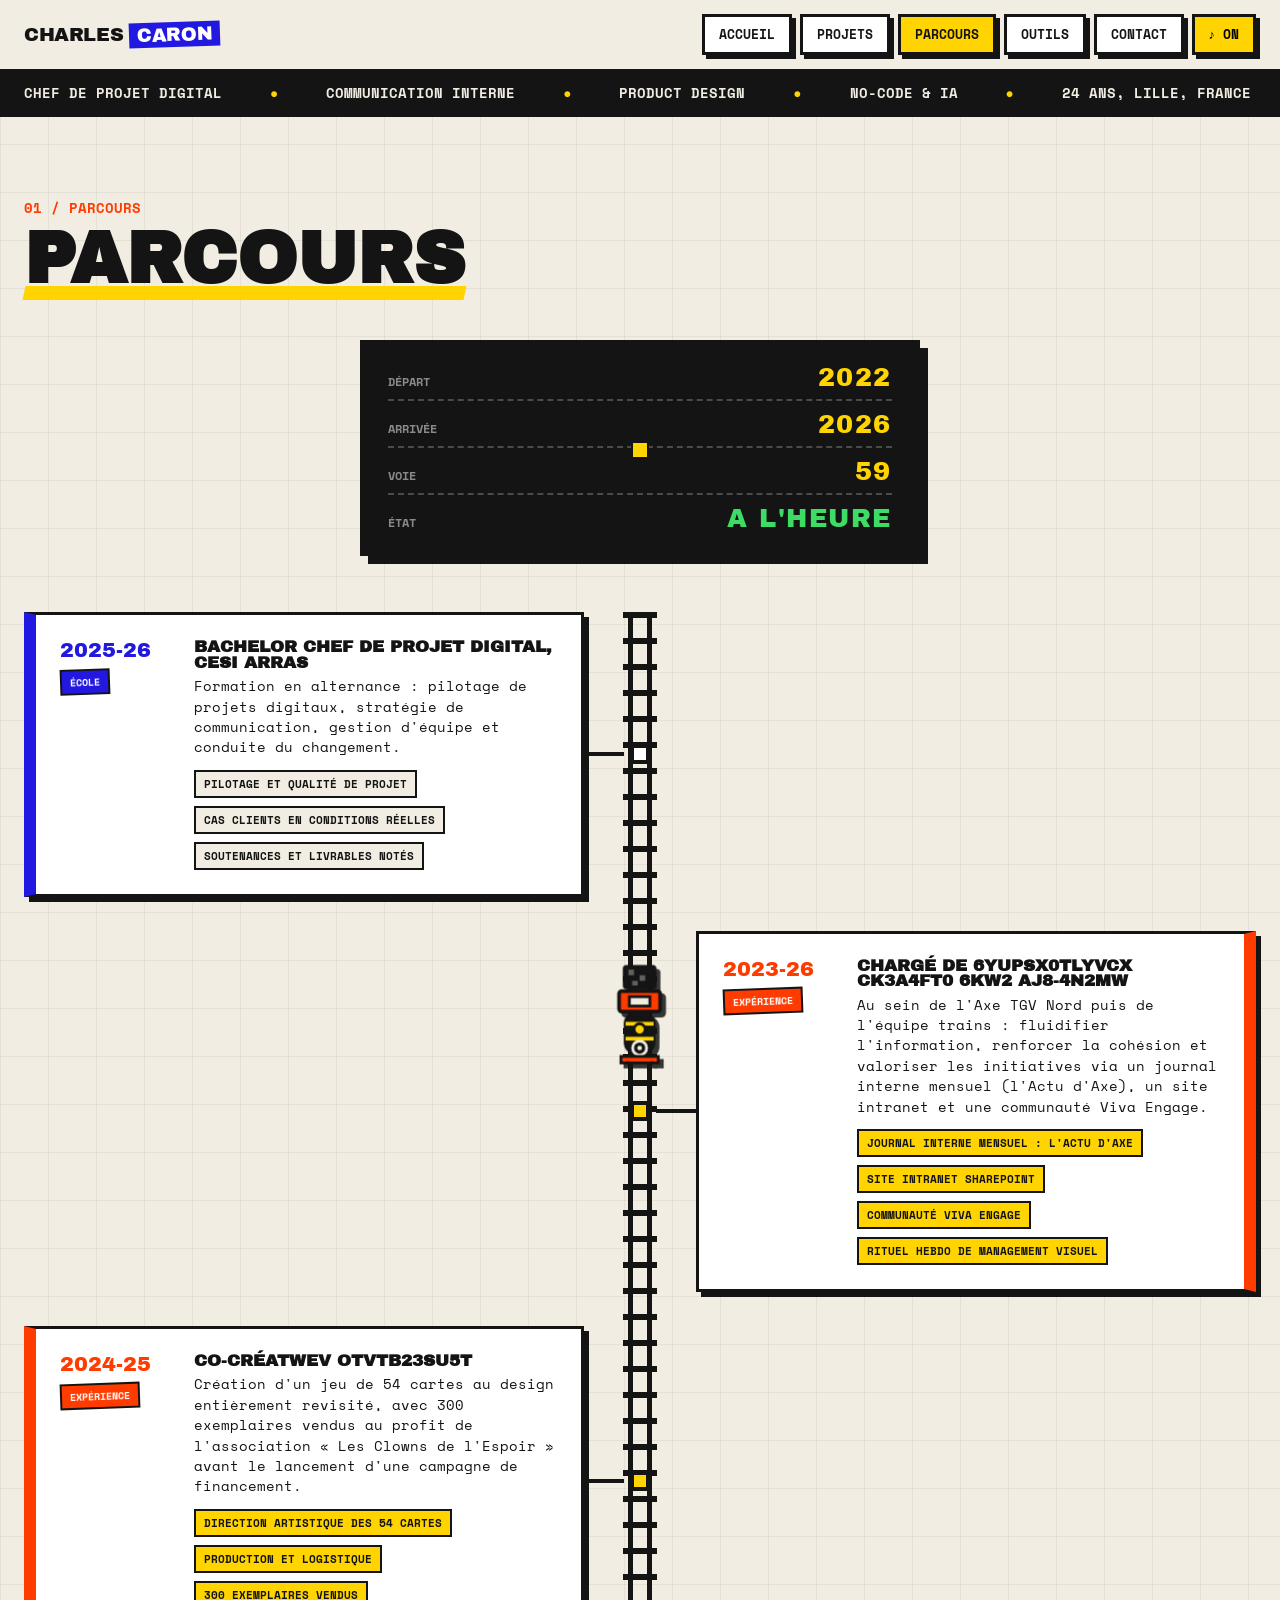
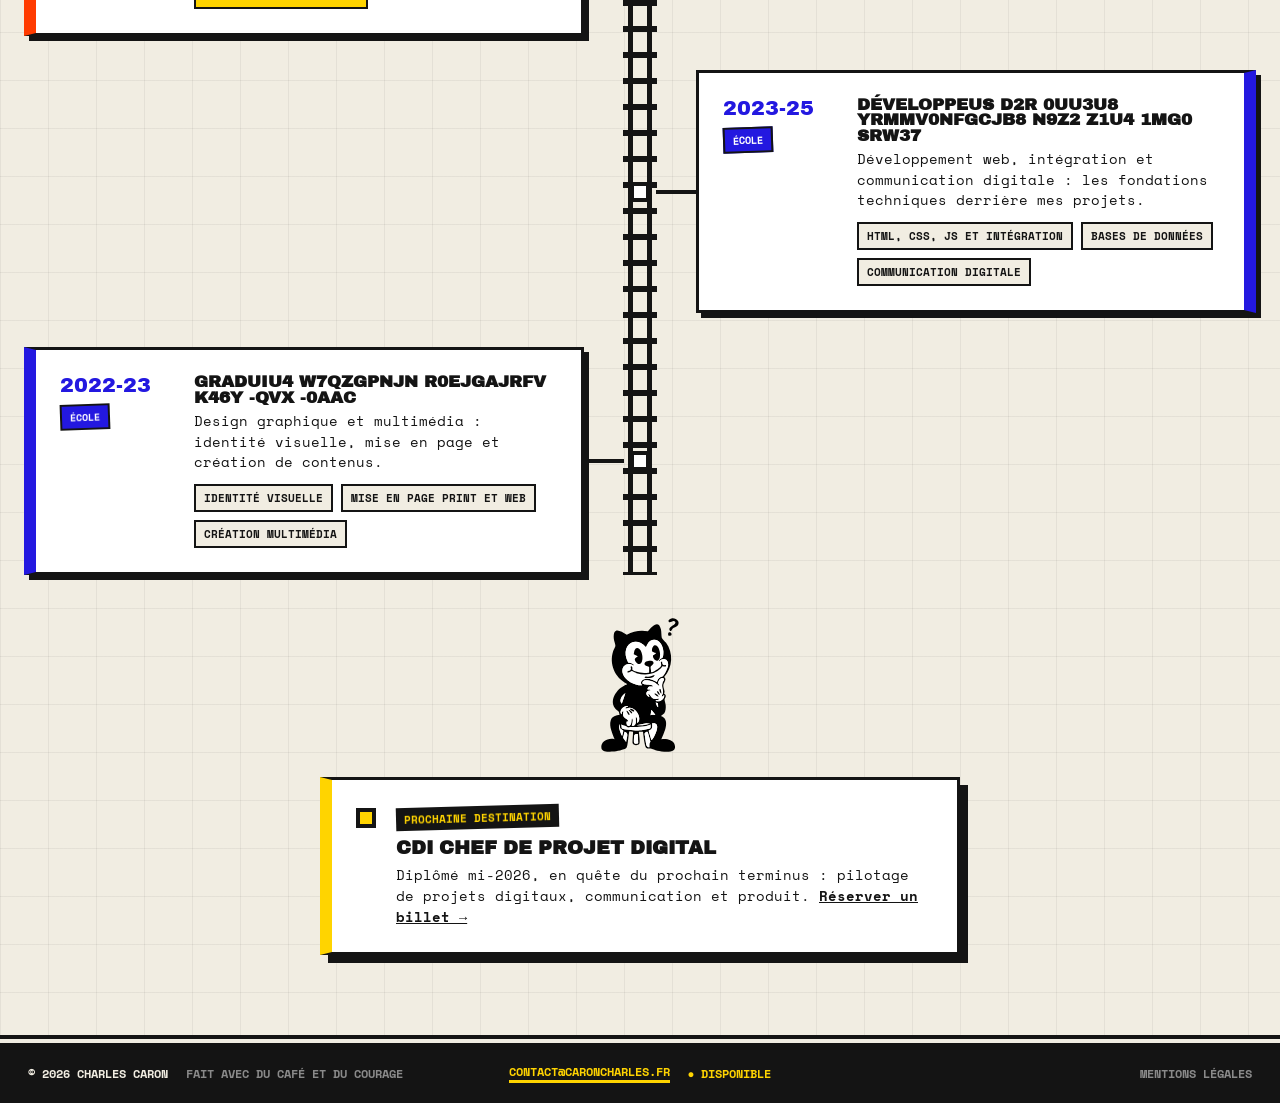
<file: parcours/index.html>
<!DOCTYPE html>
<html lang="fr">
<head>
<meta charset="UTF-8">
<meta name="viewport" content="width=device-width, initial-scale=1.0">
<title>Parcours — Charles Caron</title>
<link rel="canonical" href="https://caroncharles.fr/parcours/">
<meta name="description" content="Le parcours de Charles Caron, gare après gare : formations et expériences.">
<meta property="og:title" content="Parcours — Charles Caron">
<meta property="og:description" content="Le parcours de Charles Caron, gare après gare : formations et expériences.">
<meta property="og:url" content="https://caroncharles.fr/parcours/">
<meta property="og:type" content="website">
<meta property="og:image" content="https://caroncharles.fr/images/photo-charles.jpg">
<meta name="twitter:card" content="summary">
<link rel="icon" href="/favicon.ico" sizes="48x48">
<link rel="apple-touch-icon" href="/apple-touch-icon.png">
<link rel="preload" href="/assets/fonts/archivo-black-latin-400-normal.woff2" as="font" type="font/woff2" crossorigin>
<link rel="preload" href="/assets/fonts/space-mono-latin-400-normal.woff2" as="font" type="font/woff2" crossorigin>
<link rel="preload" href="/assets/fonts/space-mono-latin-700-normal.woff2" as="font" type="font/woff2" crossorigin>
<meta name="theme-color" content="#141414">
<link rel="stylesheet" href="/assets/style.css">
<script>/* arrivée par transition pixel : on couvre l'écran avant le premier rendu */
try{if(sessionStorage.getItem('px'))document.documentElement.classList.add('px-in');}catch(e){}</script>
</head>
<body>

<div id="cursor" aria-hidden="true"></div>
<div id="px-cover" aria-hidden="true"></div>
<canvas id="px-canvas" aria-hidden="true"></canvas>

<!-- Mire TV de chargement -->
<div id="mire" aria-hidden="true">
  <div class="mire-barres">
    <div class="mire-b1"></div><div class="mire-b2"></div><div class="mire-b3"></div>
    <div class="mire-b4"></div><div class="mire-b5"></div><div class="mire-b6"></div><div class="mire-b7"></div>
  </div>
  <div class="mire-info"><span>◉ CARON·TV</span><span class="clign">● CHARGEMENT</span><span>CANAL FR-59</span></div>
</div>

<div id="retro-scan" aria-hidden="true"></div>

<header>
  <div class="logo"><a href="/" data-page="Accueil" aria-label="Retour à l'accueil">CHARLES <span>CARON</span></a></div>
  <nav>
    <a href="/" data-page="Accueil">Accueil</a>
    <a href="/projets/" data-page="Projets">Projets</a>
    <a href="/parcours/" data-page="Parcours">Parcours</a>
    <a href="/outils/" data-page="Outils">Outils</a>
    <a href="/contact/" data-page="Contact">Contact</a>
    <button id="son-toggle" aria-pressed="true" aria-label="Activer ou couper le son">♪ ON</button>
  </nav>
</header>

<div class="ticker" aria-hidden="true">
  <div class="ticker-inner" id="ticker"></div>
</div>

<section class="parcours" id="parcours">
  <span class="num">01 / PARCOURS</span>
  <h2 class="titre-section">Parcours</h2>
  <div class="gare-board" id="gare-board" aria-label="Panneau d'affichage du parcours">
    <div class="gare-ligne"><span class="gare-cle">Départ</span><span class="gare-val" id="gare-depart">----</span></div>
    <div class="gare-ligne"><span class="gare-cle">Arrivée</span><span class="gare-val" id="gare-arrivee">----</span></div>
    <div class="gare-ligne"><span class="gare-cle">Voie</span><span class="gare-val" id="gare-voie">59</span></div>
    <div class="gare-ligne"><span class="gare-cle">État</span><span class="gare-val gare-ok" id="gare-etat">A L'HEURE</span></div>
  </div>
  <div class="voie-wrap" id="voie-wrap">
    <div class="voie" id="voie" aria-hidden="true"></div>
    <div id="liste-parcours"></div>
  </div>
  <img class="otis otis-parcours" src="/images/otis/assis.svg" alt="Otis assis regarde passer le train" width="84" height="140" loading="lazy">
  <aside class="prochaine-dest" aria-label="Prochaine destination">
    <span class="dest-node" aria-hidden="true"></span>
    <div>
      <span class="dest-cle">Prochaine destination</span>
      <h3>CDI Chef de projet digital</h3>
      <p>Diplômé mi-2026, en quête du prochain terminus : pilotage de projets digitaux, communication et produit. <a href="/contact/" data-page="Contact">Réserver un billet →</a></p>
    </div>
  </aside>
</section>

<!-- Fenêtre TV cathodique (disponible sur toutes les pages : projets, CH 00 arcade, CH 64 échecs) -->
<div class="tv-overlay" id="tv-overlay">
  <div class="tv" id="tv" role="dialog" aria-modal="true" aria-labelledby="tv-titre">
    <div class="tv-barre">
      <div class="tv-zap">
        <button class="tv-canal-btn" id="tv-prec" aria-label="Projet précédent">‹ CH</button>
        <span class="canal" id="tv-canal">CH 01</span>
        <button class="tv-canal-btn" id="tv-suiv" aria-label="Projet suivant">CH ›</button>
      </div>
      <span>◉ CARON·TV</span>
      <button class="tv-fermer" id="tv-fermer" aria-label="Fermer">Éteindre ✕</button>
    </div>
    <div class="tv-ecran">
      <div class="tv-scanlines" aria-hidden="true"></div>
      <div class="tv-balayage" aria-hidden="true"></div>
      <div class="tv-vignette" aria-hidden="true"></div>
      <div class="tv-statique" id="tv-statique" aria-hidden="true"></div>
      <div class="tv-contenu">
        <div class="visuel" id="tv-visuel"></div>
        <div class="tv-meta"><span id="tv-categorie"></span><span class="tag" id="tv-tag"></span></div>
        <h3 id="tv-titre"></h3>
        <p id="tv-description"></p>
        <dl class="tv-fiche" id="tv-fiche">
          <div><dt>Rôle</dt><dd id="tv-role"></dd></div>
          <div><dt>Outils</dt><dd id="tv-outils"></dd></div>
          <div><dt>Résultat</dt><dd id="tv-resultat"></dd></div>
        </dl>
        <div class="tv-actions"><a class="btn-projet" id="tv-lien" href="#" target="_blank" rel="noopener">Voir le projet ↗</a></div>
      </div>
      <div id="tv-arcade" style="display:none;">
        <div class="arcade-tete"><span>▸ CARON·TV ARCADE</span><span id="arcade-score">SCORE 000</span></div>
        <canvas id="arcade-canvas"></canvas>
        <div class="arcade-msg" id="arcade-msg">Touche ou clique<br>pour jouer</div>
      </div>
      <div id="tv-echecs" style="display:none;">
        <div class="echecs-tete"><span>♟ CARON·CHESS</span><span id="echecs-statut">À toi de jouer (blancs)</span></div>
        <div class="echecs-plateau" id="echecs-plateau" aria-label="Échiquier, tu joues les blancs contre l'IA"></div>
        <div class="echecs-pied">
          <span id="echecs-coups">COUP 001</span>
          <button class="echecs-btn" id="echecs-reset">↺ Nouvelle partie</button>
        </div>
      </div>
    </div>
  </div>
</div>

<footer>
  <div class="footer-col">
    <span id="footer-gauche"></span>
    <span class="footer-tagline" id="footer-droite"></span>
  </div>
  <div class="footer-col footer-centre">
    <a class="footer-mail" id="footer-mail" href="#">contact</a>
    <span class="clign">● Disponible</span>
  </div>
  <div class="footer-col footer-fin">
    <a class="footer-mentions" href="/mentions-legales/">Mentions légales</a>
  </div>
</footer>

<script src="/assets/app.js"></script>
</body>
</html>
</file>
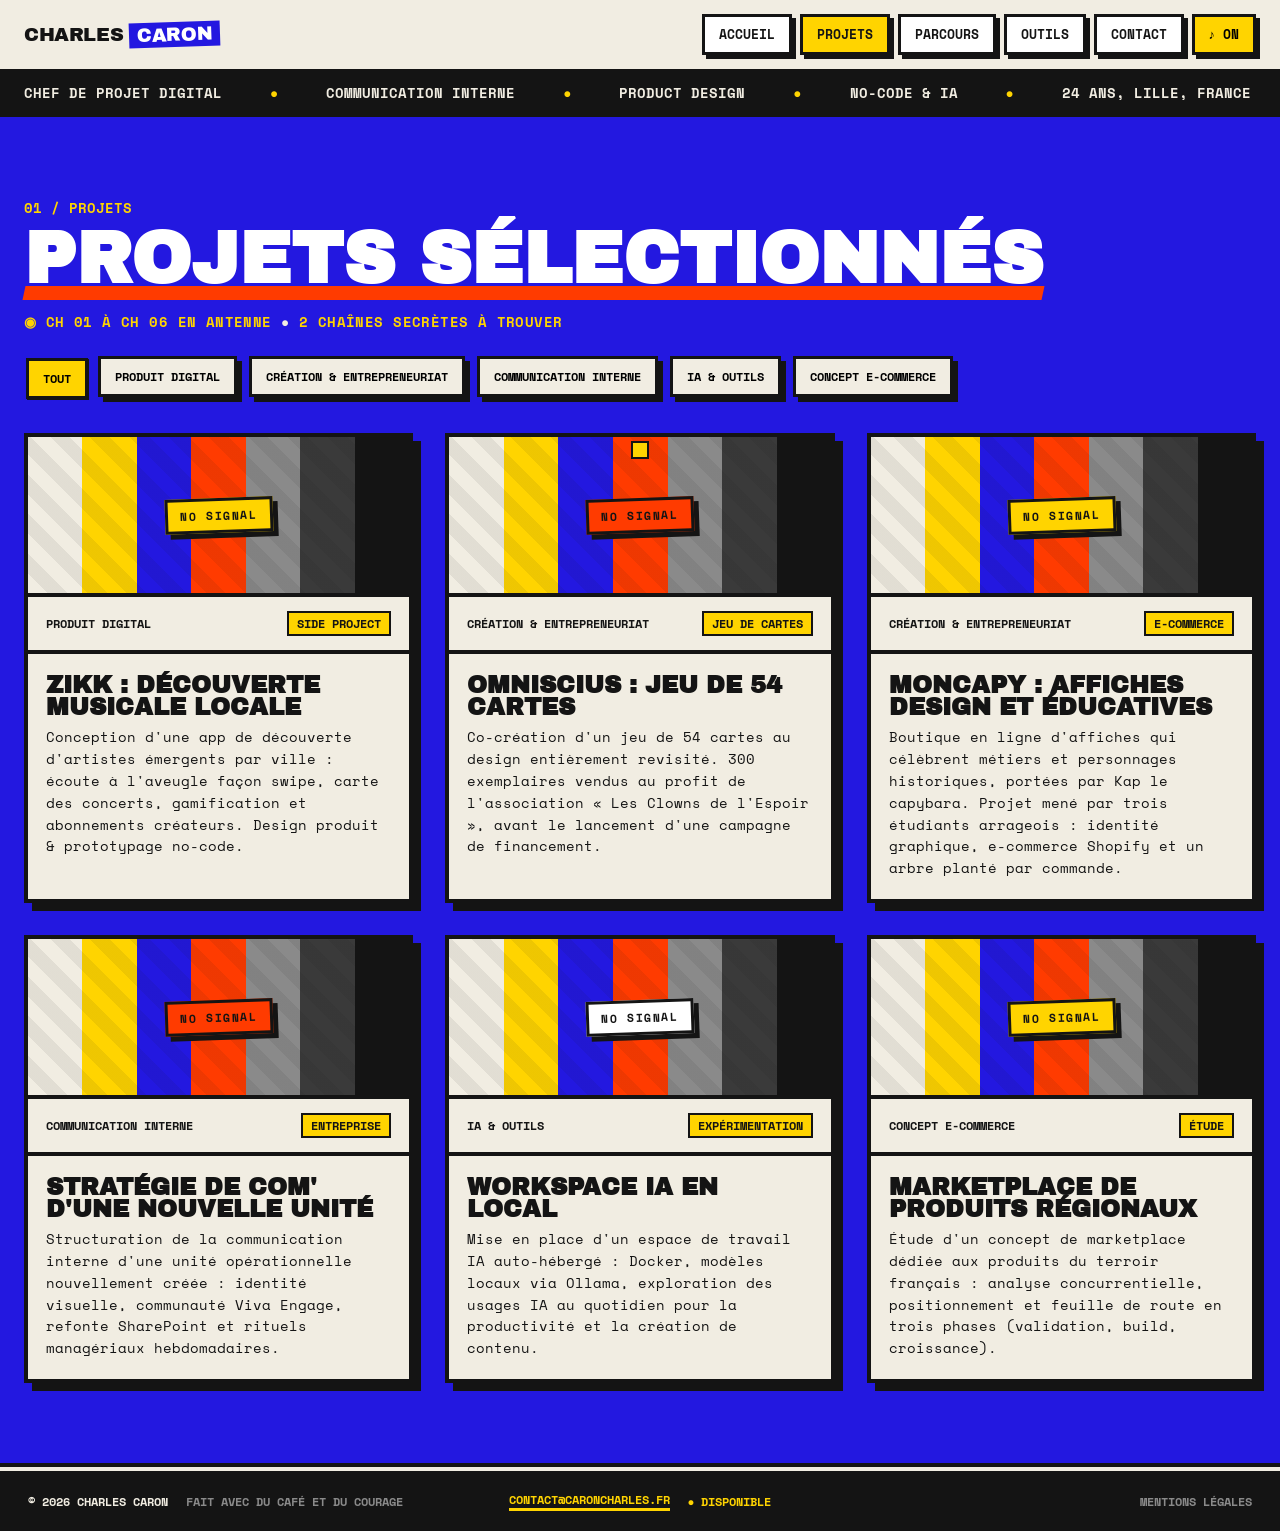
<file: projets/index.html>
<!DOCTYPE html>
<html lang="fr">
<head>
<meta charset="UTF-8">
<meta name="viewport" content="width=device-width, initial-scale=1.0">
<title>Projets — Charles Caron</title>
<link rel="canonical" href="https://caroncharles.fr/projets/">
<meta name="description" content="Projets sélectionnés de Charles Caron : communication interne, product design, no-code & IA.">
<meta property="og:title" content="Projets — Charles Caron">
<meta property="og:description" content="Projets sélectionnés de Charles Caron : communication interne, product design, no-code & IA.">
<meta property="og:url" content="https://caroncharles.fr/projets/">
<meta property="og:type" content="website">
<meta property="og:image" content="https://caroncharles.fr/images/photo-charles.jpg">
<meta name="twitter:card" content="summary">
<link rel="icon" href="/favicon.ico" sizes="48x48">
<link rel="apple-touch-icon" href="/apple-touch-icon.png">
<link rel="preload" href="/assets/fonts/archivo-black-latin-400-normal.woff2" as="font" type="font/woff2" crossorigin>
<link rel="preload" href="/assets/fonts/space-mono-latin-400-normal.woff2" as="font" type="font/woff2" crossorigin>
<link rel="preload" href="/assets/fonts/space-mono-latin-700-normal.woff2" as="font" type="font/woff2" crossorigin>
<meta name="theme-color" content="#141414">
<link rel="stylesheet" href="/assets/style.css">
<script>/* arrivée par transition pixel : on couvre l'écran avant le premier rendu */
try{if(sessionStorage.getItem('px'))document.documentElement.classList.add('px-in');}catch(e){}</script>
</head>
<body>

<div id="cursor" aria-hidden="true"></div>
<div id="px-cover" aria-hidden="true"></div>
<canvas id="px-canvas" aria-hidden="true"></canvas>

<!-- Mire TV de chargement -->
<div id="mire" aria-hidden="true">
  <div class="mire-barres">
    <div class="mire-b1"></div><div class="mire-b2"></div><div class="mire-b3"></div>
    <div class="mire-b4"></div><div class="mire-b5"></div><div class="mire-b6"></div><div class="mire-b7"></div>
  </div>
  <div class="mire-info"><span>◉ CARON·TV</span><span class="clign">● CHARGEMENT</span><span>CANAL FR-59</span></div>
</div>

<div id="retro-scan" aria-hidden="true"></div>

<header>
  <div class="logo"><a href="/" data-page="Accueil" aria-label="Retour à l'accueil">CHARLES <span>CARON</span></a></div>
  <nav>
    <a href="/" data-page="Accueil">Accueil</a>
    <a href="/projets/" data-page="Projets">Projets</a>
    <a href="/parcours/" data-page="Parcours">Parcours</a>
    <a href="/outils/" data-page="Outils">Outils</a>
    <a href="/contact/" data-page="Contact">Contact</a>
    <button id="son-toggle" aria-pressed="true" aria-label="Activer ou couper le son">♪ ON</button>
  </nav>
</header>

<div class="ticker" aria-hidden="true">
  <div class="ticker-inner" id="ticker"></div>
</div>

<section class="projets" id="projets">
  <span class="num">01 / PROJETS</span>
  <h2 class="titre-section">Projets sélectionnés</h2>
  <p class="guide-tv" id="guide-tv" aria-live="polite"></p>
  <div class="filtres" id="filtres-projets" role="group" aria-label="Filtrer les projets par catégorie"></div>
  <div class="grille" id="grille-projets"></div>
</section>

<!-- Fenêtre TV cathodique (disponible sur toutes les pages : projets, CH 00 arcade, CH 64 échecs) -->
<div class="tv-overlay" id="tv-overlay">
  <div class="tv" id="tv" role="dialog" aria-modal="true" aria-labelledby="tv-titre">
    <div class="tv-barre">
      <div class="tv-zap">
        <button class="tv-canal-btn" id="tv-prec" aria-label="Projet précédent">‹ CH</button>
        <span class="canal" id="tv-canal">CH 01</span>
        <button class="tv-canal-btn" id="tv-suiv" aria-label="Projet suivant">CH ›</button>
      </div>
      <span>◉ CARON·TV</span>
      <button class="tv-fermer" id="tv-fermer" aria-label="Fermer">Éteindre ✕</button>
    </div>
    <div class="tv-ecran">
      <div class="tv-scanlines" aria-hidden="true"></div>
      <div class="tv-balayage" aria-hidden="true"></div>
      <div class="tv-vignette" aria-hidden="true"></div>
      <div class="tv-statique" id="tv-statique" aria-hidden="true"></div>
      <div class="tv-contenu">
        <div class="visuel" id="tv-visuel"></div>
        <div class="tv-meta"><span id="tv-categorie"></span><span class="tag" id="tv-tag"></span></div>
        <h3 id="tv-titre"></h3>
        <p id="tv-description"></p>
        <dl class="tv-fiche" id="tv-fiche">
          <div><dt>Rôle</dt><dd id="tv-role"></dd></div>
          <div><dt>Outils</dt><dd id="tv-outils"></dd></div>
          <div><dt>Résultat</dt><dd id="tv-resultat"></dd></div>
        </dl>
        <div class="tv-actions"><a class="btn-projet" id="tv-lien" href="#" target="_blank" rel="noopener">Voir le projet ↗</a></div>
      </div>
      <div id="tv-arcade" style="display:none;">
        <div class="arcade-tete"><span>▸ CARON·TV ARCADE</span><span id="arcade-score">SCORE 000</span></div>
        <canvas id="arcade-canvas"></canvas>
        <div class="arcade-msg" id="arcade-msg">Touche ou clique<br>pour jouer</div>
      </div>
      <div id="tv-echecs" style="display:none;">
        <div class="echecs-tete"><span>♟ CARON·CHESS</span><span id="echecs-statut">À toi de jouer (blancs)</span></div>
        <div class="echecs-plateau" id="echecs-plateau" aria-label="Échiquier, tu joues les blancs contre l'IA"></div>
        <div class="echecs-pied">
          <span id="echecs-coups">COUP 001</span>
          <button class="echecs-btn" id="echecs-reset">↺ Nouvelle partie</button>
        </div>
      </div>
    </div>
  </div>
</div>

<footer>
  <div class="footer-col">
    <span id="footer-gauche"></span>
    <span class="footer-tagline" id="footer-droite"></span>
  </div>
  <div class="footer-col footer-centre">
    <a class="footer-mail" id="footer-mail" href="#">contact</a>
    <span class="clign">● Disponible</span>
  </div>
  <div class="footer-col footer-fin">
    <a class="footer-mentions" href="/mentions-legales/">Mentions légales</a>
  </div>
</footer>

<script src="/assets/app.js"></script>
</body>
</html>
</file>
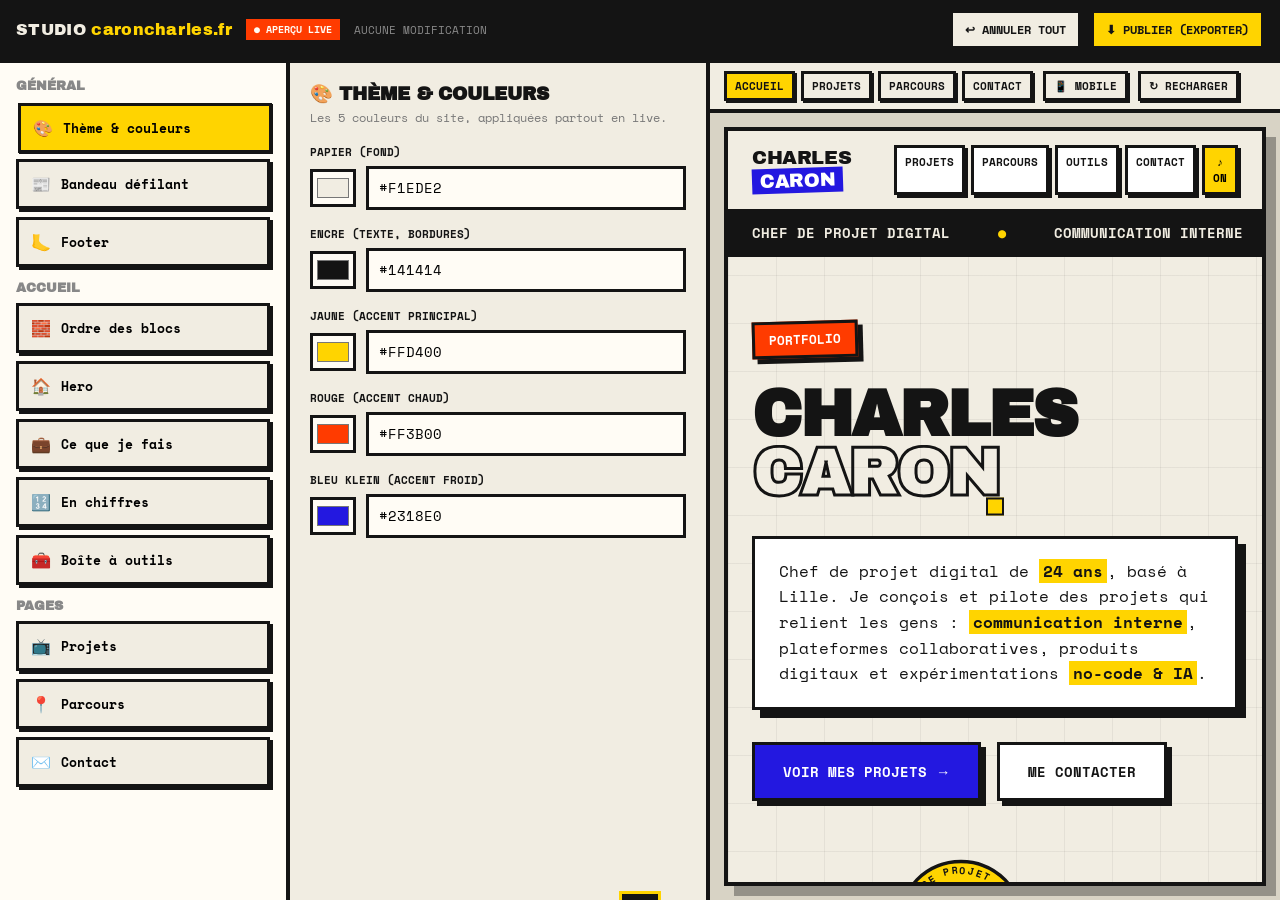
<file: studio/index.html>
<!DOCTYPE html>
<html lang="fr">
<head>
<meta charset="UTF-8">
<meta name="viewport" content="width=device-width, initial-scale=1.0">
<title>Studio — caroncharles.fr</title>
<meta name="robots" content="noindex, nofollow">
<link rel="icon" href="/favicon.ico" sizes="48x48">
<link rel="preload" href="/assets/fonts/archivo-black-latin-400-normal.woff2" as="font" type="font/woff2" crossorigin>
<link rel="preload" href="/assets/fonts/space-mono-latin-400-normal.woff2" as="font" type="font/woff2" crossorigin>
<link rel="preload" href="/assets/fonts/space-mono-latin-700-normal.woff2" as="font" type="font/woff2" crossorigin>
<meta name="theme-color" content="#141414">
<style>
/* polices auto-hébergées */
@font-face{font-family:'Archivo Black';font-style:normal;font-weight:400;font-display:swap;src:url('/assets/fonts/archivo-black-latin-400-normal.woff2') format('woff2');}
@font-face{font-family:'Space Mono';font-style:normal;font-weight:400;font-display:swap;src:url('/assets/fonts/space-mono-latin-400-normal.woff2') format('woff2');}
@font-face{font-family:'Space Mono';font-style:normal;font-weight:700;font-display:swap;src:url('/assets/fonts/space-mono-latin-700-normal.woff2') format('woff2');}

:root{
  --papier:#F1EDE2;--encre:#141414;--klein:#2318E0;--jaune:#FFD400;--rouge:#FF3B00;--blanc:#FFFCF5;
  --ombre:6px 6px 0 var(--encre);--ombre-sm:3px 3px 0 var(--encre);
}
*{margin:0;padding:0;box-sizing:border-box;}
html,body{height:100%;}
body{
  font-family:'Space Mono',monospace;background:var(--papier);color:var(--encre);
  display:grid;grid-template-rows:auto 1fr;overflow:hidden;
}

/* ============ BARRE HAUTE ============ */
.barre{
  display:flex;align-items:center;gap:14px;flex-wrap:wrap;
  background:var(--encre);color:var(--papier);padding:10px 16px;
  border-bottom:4px solid var(--encre);
}
.barre .logo{font-family:'Archivo Black';font-size:1rem;letter-spacing:.02em;}
.barre .logo span{color:var(--jaune);}
.barre .etat-brouillon{font-size:.68rem;text-transform:uppercase;color:#8a8a8a;}
.barre .etat-brouillon.modifie{color:var(--jaune);}
.barre-actions{margin-left:auto;display:flex;gap:10px;flex-wrap:wrap;}
.btn{
  font-family:'Space Mono';font-weight:700;font-size:.72rem;text-transform:uppercase;
  border:3px solid var(--encre);padding:8px 12px;cursor:pointer;
  background:var(--papier);color:var(--encre);box-shadow:var(--ombre-sm);
  transition:transform .1s,box-shadow .1s;
}
.btn:hover{transform:translate(2px,2px);box-shadow:1px 1px 0 var(--encre);}
.btn-jaune{background:var(--jaune);}
.btn-rouge{background:var(--rouge);color:var(--blanc);}
.btn-mini{padding:4px 8px;font-size:.68rem;box-shadow:2px 2px 0 var(--encre);}

/* ============ DISPOSITION ============ */
.atelier{display:grid;grid-template-columns:290px 420px 1fr;min-height:0;}
@media(max-width:1100px){
  .atelier{grid-template-columns:1fr;grid-template-rows:auto auto 1fr;overflow:auto;}
  body{overflow:auto;}
}

/* ============ NAVIGATION DES BLOCS ============ */
.blocs{
  background:var(--blanc);border-right:4px solid var(--encre);
  overflow-y:auto;padding:16px;
}
.blocs h2{font-family:'Archivo Black';font-size:.8rem;text-transform:uppercase;margin:14px 0 8px;color:#888;}
.blocs h2:first-child{margin-top:0;}
.bloc-btn{
  display:flex;align-items:center;gap:10px;width:100%;text-align:left;
  font-family:'Space Mono';font-weight:700;font-size:.8rem;
  background:var(--papier);border:3px solid var(--encre);box-shadow:var(--ombre-sm);
  padding:10px 12px;margin-bottom:8px;cursor:pointer;
  transition:transform .1s,box-shadow .1s,background .1s;
}
.bloc-btn:hover{transform:translate(2px,2px);box-shadow:1px 1px 0 var(--encre);}
.bloc-btn.actif{background:var(--jaune);transform:translate(2px,2px);box-shadow:1px 1px 0 var(--encre);}
.bloc-btn .em{font-size:1rem;}

/* ============ PANNEAU D'ÉDITION ============ */
.edition{
  background:var(--papier);border-right:4px solid var(--encre);
  overflow-y:auto;padding:20px;
}
.edition h1{font-family:'Archivo Black';font-size:1.15rem;text-transform:uppercase;margin-bottom:4px;}
.edition .sous-titre{font-size:.72rem;color:#777;margin-bottom:18px;}
.champ{margin-bottom:16px;}
.champ > label{
  display:block;font-weight:700;font-size:.68rem;text-transform:uppercase;margin-bottom:6px;
}
.champ input[type=text],.champ input[type=number],.champ textarea,.champ select{
  width:100%;font-family:'Space Mono';font-size:.85rem;
  border:3px solid var(--encre);background:var(--blanc);padding:9px 10px;resize:vertical;
}
.champ input:focus,.champ textarea:focus,.champ select:focus{outline:none;box-shadow:3px 3px 0 var(--klein);}
.champ .aide{font-size:.66rem;color:#888;margin-top:4px;line-height:1.4;}
.rang-couleur{display:flex;align-items:center;gap:10px;}
.rang-couleur input[type=color]{
  width:46px;height:38px;border:3px solid var(--encre);background:var(--blanc);padding:2px;cursor:pointer;
}
.rang-couleur input[type=text]{flex:1;}

/* ---- listes d'items ---- */
.item{
  border:3px solid var(--encre);background:var(--blanc);box-shadow:var(--ombre-sm);
  padding:12px;margin-bottom:12px;position:relative;
}
.item.glisse{opacity:.4;}
.item-tete{
  display:flex;align-items:center;gap:8px;margin-bottom:10px;
  font-weight:700;font-size:.72rem;text-transform:uppercase;
}
.item-tete .poignee{cursor:grab;font-size:1rem;user-select:none;}
.item-tete .titre-item{flex:1;overflow:hidden;text-overflow:ellipsis;white-space:nowrap;}
.item-actions{display:flex;gap:6px;}
.item .champ{margin-bottom:10px;}
.item .champ:last-child{margin-bottom:0;}
.ajouter{width:100%;border-style:dashed;background:transparent;box-shadow:none;}
.ajouter:hover{background:var(--jaune);transform:none;}

/* ---- image ---- */
.champ-image .apercu-img{
  width:100%;max-height:120px;object-fit:contain;border:3px solid var(--encre);
  background:repeating-conic-gradient(#ddd 0 25%,#fff 0 50%) 0 0/16px 16px;margin-bottom:8px;display:none;
}
.champ-image .apercu-img.ok{display:block;}
.champ-image .rang-img{display:flex;gap:8px;}
.champ-image .rang-img input[type=text]{flex:1;}
.champ-image input[type=file]{display:none;}

/* ---- ordre / visibilité des sections ---- */
.section-ordre .item-tete{margin-bottom:0;}
.section-ordre .oeil{cursor:pointer;font-size:1rem;}
.section-ordre .cache .titre-item{text-decoration:line-through;color:#999;}

/* ============ APERÇU ============ */
.apercu{display:grid;grid-template-rows:auto 1fr;min-height:0;background:#d8d3c5;}
.apercu-barre{
  display:flex;align-items:center;gap:10px;padding:8px 14px;flex-wrap:wrap;
  background:var(--papier);border-bottom:4px solid var(--encre);
}
.apercu-barre .pages{display:flex;gap:6px;}
.apercu-cadre{position:relative;min-height:0;display:grid;place-items:center;padding:14px;}
.apercu-cadre iframe{
  width:100%;height:100%;border:4px solid var(--encre);background:var(--blanc);
  box-shadow:10px 10px 0 rgba(20,20,20,.35);transition:width .25s;
}
.apercu-cadre.mobile iframe{width:390px;}
.badge-live{
  font-size:.62rem;font-weight:700;text-transform:uppercase;
  background:var(--rouge);color:var(--blanc);padding:3px 8px;
  animation:clign 1.2s steps(2) infinite;
}
@keyframes clign{50%{opacity:.35;}}

/* ============ MODALE EXPORT ============ */
.voile{position:fixed;inset:0;background:rgba(20,20,20,.75);display:none;place-items:center;z-index:50;padding:20px;}
.voile.ouvert{display:grid;}
.modale{
  background:var(--papier);border:4px solid var(--encre);box-shadow:12px 12px 0 var(--rouge);
  max-width:640px;width:100%;max-height:85vh;overflow-y:auto;padding:26px;
}
.modale h2{font-family:'Archivo Black';text-transform:uppercase;margin-bottom:12px;}
.modale ol{margin:0 0 16px 20px;font-size:.82rem;line-height:1.7;}
.fichier-export{
  display:flex;align-items:center;gap:10px;justify-content:space-between;
  border:3px solid var(--encre);background:var(--blanc);padding:10px 12px;margin-bottom:10px;
}
.fichier-export .nom{font-weight:700;font-size:.8rem;}
.fichier-export .puce{font-size:.62rem;font-weight:700;text-transform:uppercase;padding:2px 6px;}
.fichier-export .puce.modif{background:var(--jaune);}
.fichier-export .puce.intact{background:#ddd;color:#777;}
.toast{
  position:fixed;left:50%;bottom:24px;transform:translate(-50%,150%);
  background:var(--encre);color:var(--jaune);font-weight:700;font-size:.78rem;
  padding:12px 18px;border:3px solid var(--jaune);z-index:60;transition:transform .25s;
}
.toast.visible{transform:translate(-50%,0);}
</style>
</head>
<body>

<div class="barre">
  <span class="logo">STUDIO <span>caroncharles.fr</span></span>
  <span class="badge-live">● Aperçu live</span>
  <span class="etat-brouillon" id="etat-brouillon">Aucune modification</span>
  <div class="barre-actions">
    <button class="btn" id="btn-annuler">↩ Annuler tout</button>
    <button class="btn btn-jaune" id="btn-exporter">⬇ Publier (exporter)</button>
  </div>
</div>

<div class="atelier">
  <nav class="blocs" id="nav-blocs" aria-label="Blocs du site"></nav>
  <main class="edition" id="edition"></main>
  <section class="apercu">
    <div class="apercu-barre">
      <div class="pages" id="pages-apercu">
        <button class="btn btn-mini btn-jaune" data-page="/">Accueil</button>
        <button class="btn btn-mini" data-page="/projets/">Projets</button>
        <button class="btn btn-mini" data-page="/parcours/">Parcours</button>
        <button class="btn btn-mini" data-page="/contact/">Contact</button>
      </div>
      <button class="btn btn-mini" id="btn-mobile">📱 Mobile</button>
      <button class="btn btn-mini" id="btn-recharger">↻ Recharger</button>
    </div>
    <div class="apercu-cadre" id="apercu-cadre">
      <iframe id="iframe-apercu" src="/?studio=1" title="Aperçu du site"></iframe>
    </div>
  </section>
</div>

<div class="voile" id="voile-export">
  <div class="modale">
    <h2>Publier les modifications</h2>
    <ol>
      <li>Télécharge les fichiers modifiés ci-dessous.</li>
      <li>Remplace-les dans le dossier <strong>content/</strong> du dépôt GitHub.</li>
      <li>Un seul commit, Netlify redéploie, c'est en ligne.</li>
    </ol>
    <div id="liste-export"></div>
    <div style="display:flex;gap:10px;flex-wrap:wrap;margin-top:14px;">
      <button class="btn btn-jaune" id="btn-tout-telecharger">⬇ Tout télécharger</button>
      <button class="btn" id="btn-fermer-export">Fermer</button>
    </div>
  </div>
</div>

<div class="toast" id="toast"></div>

<script src="/studio/studio.js"></script>

</body>
</html>
</file>
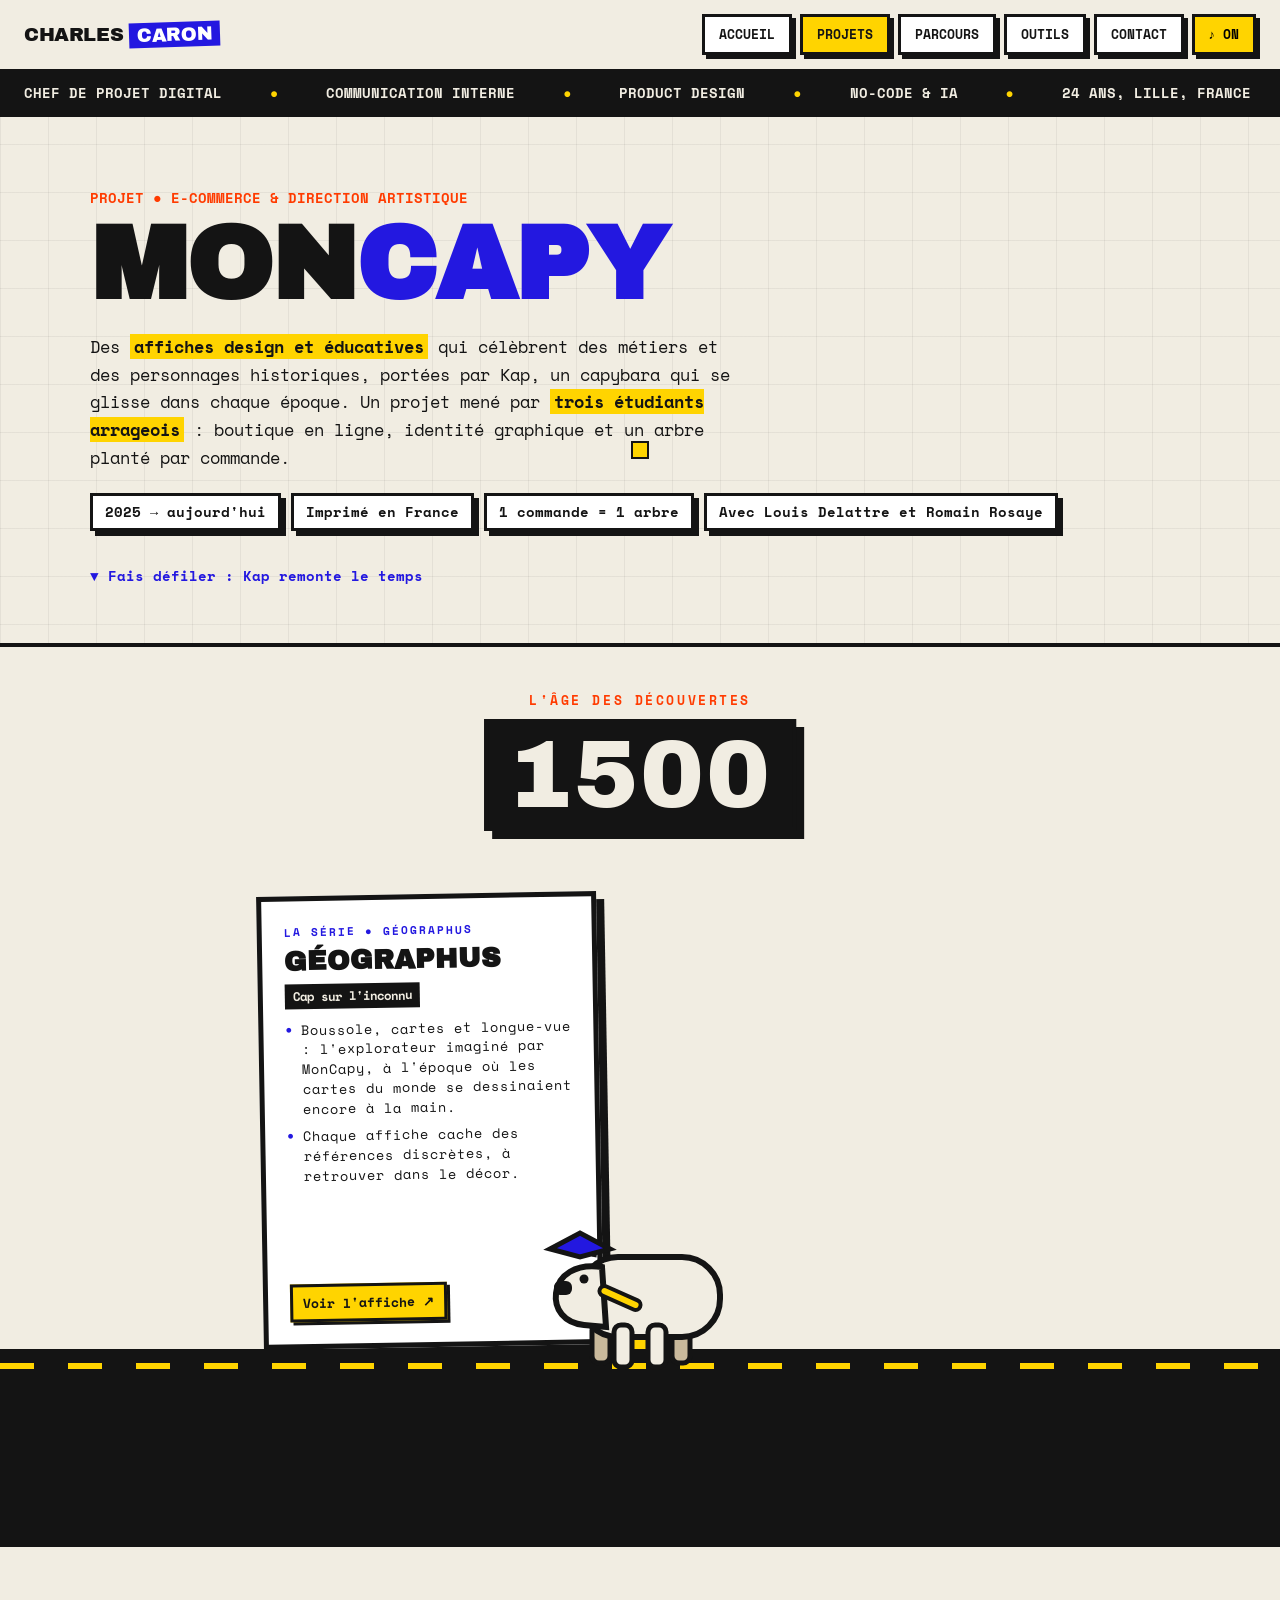
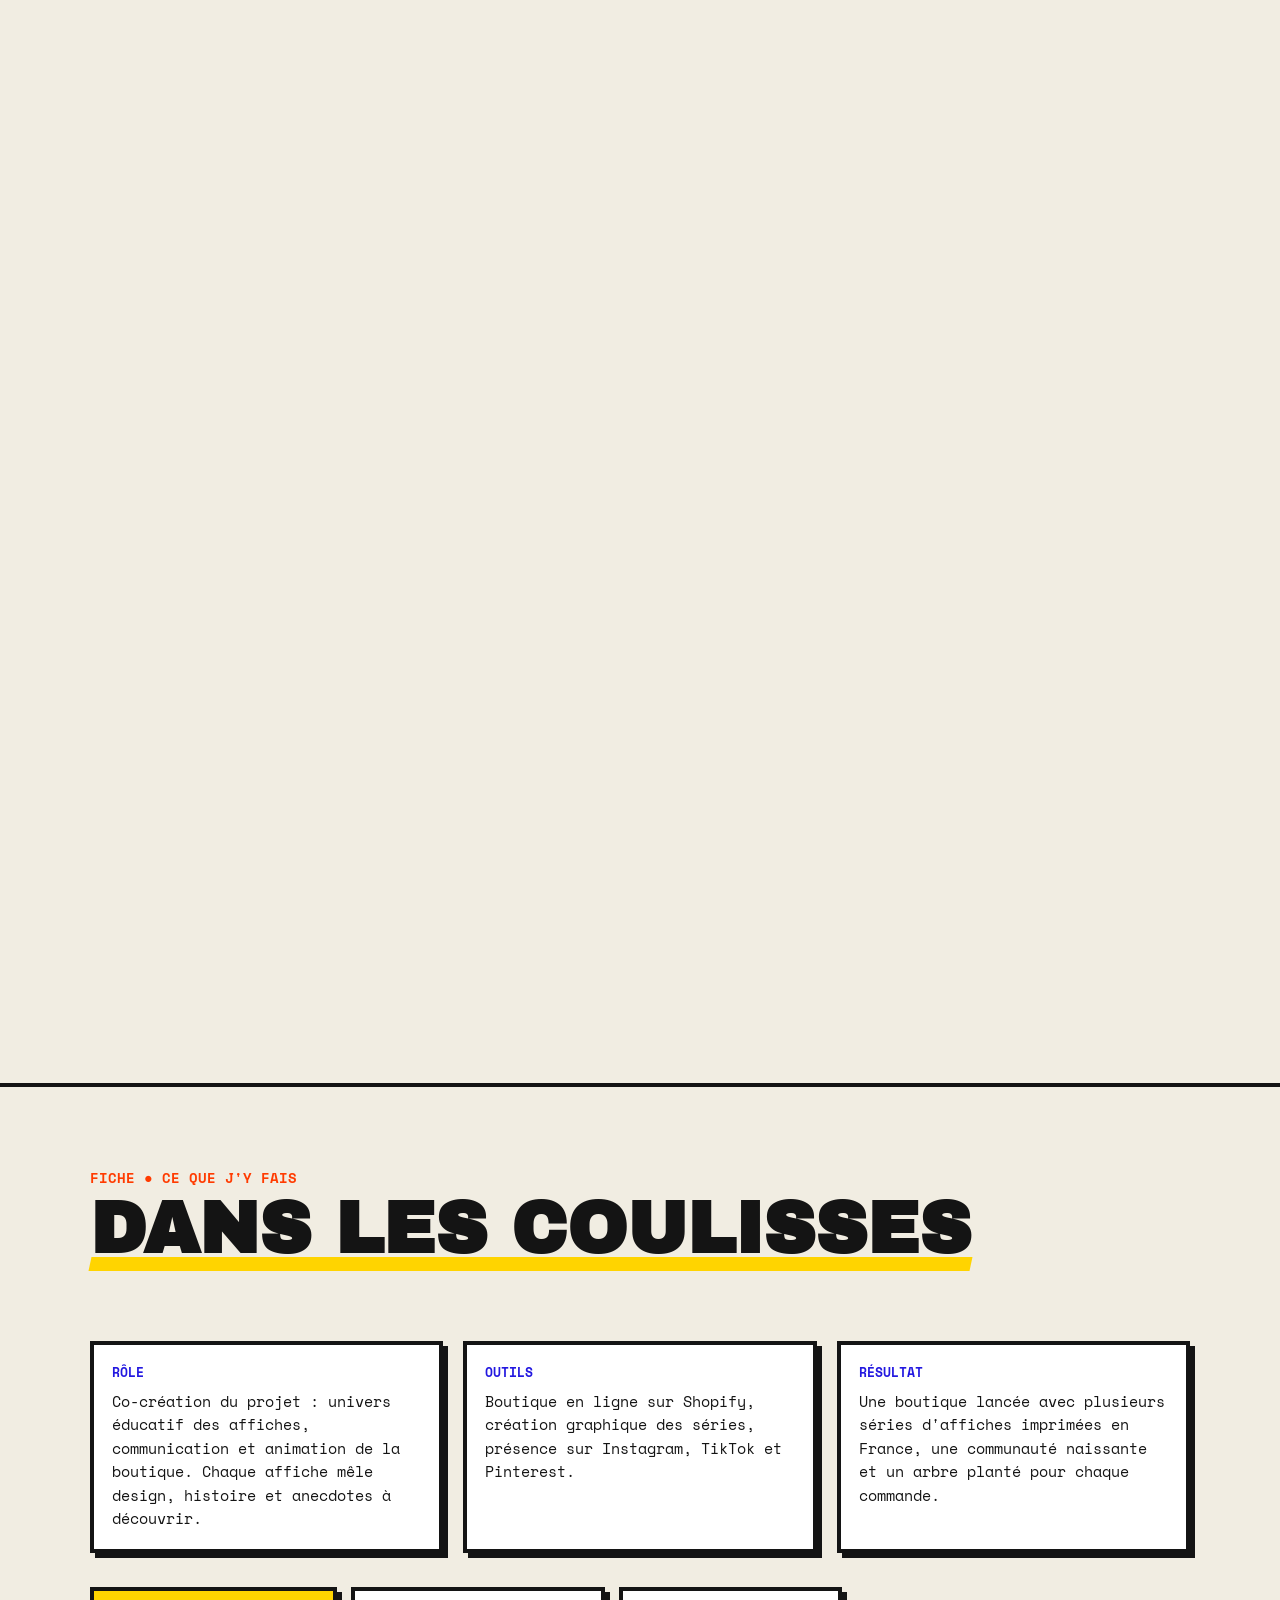
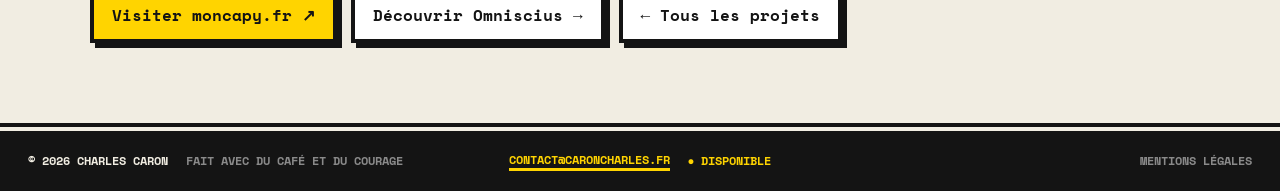
<file: projets/moncapy/index.html>
<!DOCTYPE html>
<html lang="fr">
<head>
<meta charset="UTF-8">
<meta name="viewport" content="width=device-width, initial-scale=1.0">
<title>MonCapy, des affiches qui racontent des histoires · Charles Caron</title>
<link rel="canonical" href="https://caroncharles.fr/projets/moncapy/">
<meta name="description" content="MonCapy : des affiches design et éducatives créées par trois étudiants arrageois, portées par Kap le capybara. Remonte le temps avec les personnages des affiches, de Beethoven à Marie Curie.">
<meta property="og:title" content="MonCapy, des affiches qui racontent des histoires · Charles Caron">
<meta property="og:description" content="Remonte le temps avec Kap le capybara et les personnages des affiches MonCapy.">
<meta property="og:url" content="https://caroncharles.fr/projets/moncapy/">
<meta property="og:type" content="website">
<meta property="og:image" content="https://caroncharles.fr/images/photo-charles.jpg">
<meta name="twitter:card" content="summary">
<link rel="icon" href="/favicon.ico" sizes="48x48">
<link rel="apple-touch-icon" href="/apple-touch-icon.png">
<link rel="preload" href="/assets/fonts/archivo-black-latin-400-normal.woff2" as="font" type="font/woff2" crossorigin>
<link rel="preload" href="/assets/fonts/space-mono-latin-400-normal.woff2" as="font" type="font/woff2" crossorigin>
<link rel="preload" href="/assets/fonts/space-mono-latin-700-normal.woff2" as="font" type="font/woff2" crossorigin>
<meta name="theme-color" content="#141414">
<link rel="stylesheet" href="/assets/style.css">
<script>/* arrivée par transition pixel : on couvre l'écran avant le premier rendu */
try{if(sessionStorage.getItem('px'))document.documentElement.classList.add('px-in');}catch(e){}</script>
<style>
/* ============ PAGE MONCAPY : LA FRISE DES PERSONNAGES ============ */

/* --- Hero du projet --- */
.capy-hero{padding:70px 24px 56px;}
.capy-hero .interieur{max-width:1100px;margin:0 auto;}
.capy-hero h1{
  font-family:'Archivo Black',sans-serif;
  font-size:clamp(3rem,9vw,6.5rem);
  line-height:.95;letter-spacing:-.02em;text-transform:uppercase;
  margin:6px 0 18px;
}
.capy-hero h1 span{color:var(--klein);}
.capy-hero .pitch{max-width:640px;font-size:1.05rem;line-height:1.65;}
.capy-hero .pitch strong{background:var(--jaune);padding:0 4px;}
.capy-puces{display:flex;flex-wrap:wrap;gap:10px;margin-top:22px;}
.capy-puces span{
  border:3px solid var(--encre);background:var(--blanc);
  padding:6px 12px;font-weight:700;font-size:.85rem;box-shadow:var(--ombre-sm);
}
.capy-hero .indice-scroll{
  margin-top:34px;font-weight:700;font-size:.9rem;color:var(--klein);
  display:inline-block;animation:capy-rebond 1.6s ease-in-out infinite;
}
@keyframes capy-rebond{0%,100%{transform:translateY(0);}50%{transform:translateY(7px);}}

/* --- La scène : frise horizontale pilotée par le scroll vertical --- */
.capy-frise{padding:0;border-bottom:4px solid var(--encre);height:760vh;position:relative;background:var(--papier);}
.capy-colle{position:sticky;top:0;height:100vh;height:100svh;overflow:hidden;}

/* l'année, tamponnée en haut de la scène */
.capy-annee{
  position:absolute;top:72px;left:50%;transform:translateX(-50%);
  font-family:'Archivo Black',sans-serif;
  font-size:clamp(3rem,10vw,6rem);letter-spacing:.02em;
  color:var(--papier);background:var(--encre);padding:0 20px;
  border:4px solid var(--encre);box-shadow:var(--ombre);z-index:6;
  white-space:nowrap;
}
.capy-annee.tampon{animation:capy-tampon .4s cubic-bezier(.2,1.4,.4,1);}
@keyframes capy-tampon{
  0%{transform:translateX(-50%) scale(1.8) rotate(-5deg);opacity:0;}
  100%{transform:translateX(-50%) scale(1) rotate(0);opacity:1;}
}
.capy-epoque{
  position:absolute;top:44px;left:50%;transform:translateX(-50%);
  font-weight:700;font-size:.8rem;letter-spacing:.2em;text-transform:uppercase;
  color:var(--rouge);z-index:6;white-space:nowrap;
}

/* la bande horizontale qui défile */
.capy-bande{
  position:absolute;top:0;left:0;height:100%;
  display:flex;will-change:transform;
}
.capy-station{
  width:100vw;height:100%;flex:none;position:relative;
  display:flex;align-items:center;justify-content:center;
  padding-top:120px;
}
/* les affiches alternent de part et d'autre de la ligne : Kap garde le centre */
.capy-station:nth-child(odd) .capy-affiche{margin-right:min(34vw,420px);}
.capy-station:nth-child(even) .capy-affiche{margin-left:min(34vw,420px);}

/* le sol et la ligne de temps */
.capy-sol{
  position:absolute;left:0;right:0;bottom:0;height:22%;
  background:var(--encre);z-index:1;
}
.capy-sol::before{
  content:"";position:absolute;left:0;right:0;top:0;height:8px;background:var(--encre);
}
.capy-sol::after{
  content:"";position:absolute;left:0;right:0;top:14px;height:6px;
  background:repeating-linear-gradient(90deg,var(--jaune) 0 34px,transparent 34px 68px);
}

/* la borne kilométrique de chaque station */
.capy-borne{
  position:absolute;left:50%;bottom:calc(22% - 10px);transform:translateX(-50%);
  width:52px;height:64px;background:var(--jaune);border:4px solid var(--encre);
  border-radius:26px 26px 4px 4px;z-index:2;
  display:flex;align-items:center;justify-content:center;
  font-family:'Archivo Black',sans-serif;font-size:1rem;
  box-shadow:var(--ombre-sm);
}

/* la mini-affiche du personnage : format 30x40, comme les vraies */
.capy-affiche{
  position:relative;z-index:3;
  width:min(74vw,340px);aspect-ratio:3/4;
  background:var(--blanc);border:5px solid var(--encre);box-shadow:var(--ombre);
  padding:clamp(12px,2.4vw,22px);
  display:flex;flex-direction:column;gap:8px;
  transform:translateY(60px) rotate(3deg);opacity:0;
  transition:transform .45s cubic-bezier(.2,1.3,.4,1),opacity .35s;
  margin-bottom:8vh;
}
.capy-station.active .capy-affiche{transform:translateY(0) rotate(-1deg);opacity:1;}
.capy-affiche .ca-serie{font-size:.7rem;font-weight:700;letter-spacing:.18em;text-transform:uppercase;color:var(--rouge);}
.capy-affiche h2{
  font-family:'Archivo Black',sans-serif;text-transform:uppercase;
  font-size:clamp(1.15rem,3.4vw,1.7rem);line-height:1.02;
}
.capy-affiche .ca-dates{
  align-self:flex-start;font-weight:700;font-size:.78rem;
  background:var(--encre);color:var(--papier);padding:3px 8px;
}
.capy-affiche ul{list-style:none;margin-top:4px;display:flex;flex-direction:column;gap:8px;}
.capy-affiche li{font-size:.85rem;line-height:1.45;padding-left:16px;position:relative;}
.capy-affiche li::before{content:"●";position:absolute;left:0;top:0;font-size:.7rem;}
.capy-affiche .ca-lien{
  margin-top:auto;align-self:flex-start;font-weight:700;font-size:.82rem;
  color:var(--encre);text-decoration:none;cursor:none;
  border:3px solid var(--encre);background:var(--jaune);padding:6px 10px;
  box-shadow:3px 3px 0 var(--encre);transition:transform .15s,box-shadow .15s;
}
.capy-affiche .ca-lien:hover{transform:translate(2px,2px);box-shadow:1px 1px 0 var(--encre);}
.capy-affiche[data-accent="klein"] li::before{color:var(--klein);}
.capy-affiche[data-accent="rouge"] li::before{color:var(--rouge);}
.capy-affiche[data-accent="jaune"] li::before{color:var(--rouge);}
.capy-affiche[data-accent="klein"] .ca-serie{color:var(--klein);}

/* Kap, le capybara qui marche au premier plan */
#kap{
  position:absolute;left:50%;bottom:calc(22% - 26px);
  width:clamp(150px,24vw,240px);transform:translateX(-50%);
  z-index:4;transition:none;
}
#kap.recule{transform:translateX(-50%) scaleX(-1);}
#kap .patte{transform-origin:50% 12%;}
#kap.marche .patte-a{animation:kap-pas .34s ease-in-out infinite;}
#kap.marche .patte-b{animation:kap-pas .34s ease-in-out infinite reverse;}
#kap.marche .corps{animation:kap-trotte .34s ease-in-out infinite;}
@keyframes kap-pas{0%,100%{transform:rotate(16deg);}50%{transform:rotate(-16deg);}}
@keyframes kap-trotte{0%,100%{transform:translateY(0);}50%{transform:translateY(-3px);}}
#kap .acc{visibility:hidden;}
#kap .acc.porte{visibility:visible;}

/* --- Fiche projet sous la scène --- */
.capy-fiche{background:var(--papier);}
.capy-fiche .interieur{max-width:1100px;margin:0 auto;}
.capy-grille{display:grid;grid-template-columns:repeat(auto-fit,minmax(240px,1fr));gap:20px;margin-top:30px;}
.capy-bloc{background:var(--blanc);border:4px solid var(--encre);box-shadow:var(--ombre-sm);padding:18px;}
.capy-bloc dt{font-weight:700;font-size:.8rem;text-transform:uppercase;color:var(--klein);margin-bottom:8px;}
.capy-bloc dd{font-size:.95rem;line-height:1.55;}
.capy-actions{display:flex;flex-wrap:wrap;gap:14px;margin-top:34px;}
.capy-actions a{
  font-weight:700;text-decoration:none;color:var(--encre);cursor:none;
  border:4px solid var(--encre);box-shadow:var(--ombre-sm);padding:12px 18px;
  transition:transform .15s,box-shadow .15s;background:var(--blanc);
}
.capy-actions a.primaire{background:var(--jaune);}
.capy-actions a:hover{transform:translate(3px,3px);box-shadow:1px 1px 0 var(--encre);}

/* --- Mode statique : mouvement réduit ou sans JavaScript --- */
.capy-frise.statique{height:auto;padding:60px 20px;}
.capy-frise.statique .capy-colle{position:static;height:auto;overflow:visible;}
.capy-frise.statique .capy-annee,.capy-frise.statique .capy-epoque,
.capy-frise.statique .capy-sol,.capy-frise.statique #kap{display:none;}
.capy-frise.statique .capy-bande{
  position:static;display:grid;
  grid-template-columns:repeat(auto-fit,minmax(280px,1fr));
  gap:26px;max-width:1100px;margin:0 auto;
}
.capy-frise.statique .capy-station{width:auto;height:auto;display:block;padding-top:0;}
.capy-frise.statique .capy-station:nth-child(odd) .capy-affiche,
.capy-frise.statique .capy-station:nth-child(even) .capy-affiche{margin-left:0;margin-right:0;}
.capy-frise.statique .capy-borne{display:none;}
.capy-frise.statique .capy-affiche{transform:none;opacity:1;margin:0;width:auto;}

@media (max-width:720px){
  .capy-annee{top:58px;font-size:clamp(2.2rem,12vw,3rem);}
  .capy-station{padding-top:100px;}
  .capy-station:nth-child(odd) .capy-affiche,
  .capy-station:nth-child(even) .capy-affiche{margin-left:0;margin-right:0;}
  .capy-affiche{margin-bottom:26vh;}
  #kap{width:clamp(110px,32vw,150px);bottom:calc(22% - 14px);}
}
</style>
</head>
<body>

<div id="cursor" aria-hidden="true"></div>
<div id="px-cover" aria-hidden="true"></div>
<canvas id="px-canvas" aria-hidden="true"></canvas>

<!-- Mire TV de chargement -->
<div id="mire" aria-hidden="true">
  <div class="mire-barres">
    <div class="mire-b1"></div><div class="mire-b2"></div><div class="mire-b3"></div>
    <div class="mire-b4"></div><div class="mire-b5"></div><div class="mire-b6"></div><div class="mire-b7"></div>
  </div>
  <div class="mire-info"><span>◉ CARON·TV</span><span class="clign">● CHARGEMENT</span><span>CANAL FR-59</span></div>
</div>

<div id="retro-scan" aria-hidden="true"></div>

<header>
  <div class="logo"><a href="/" data-page="Accueil" aria-label="Retour à l'accueil">CHARLES <span>CARON</span></a></div>
  <nav>
    <a href="/" data-page="Accueil">Accueil</a>
    <a href="/projets/" data-page="Projets" class="actif">Projets</a>
    <a href="/parcours/" data-page="Parcours">Parcours</a>
    <a href="/outils/" data-page="Outils">Outils</a>
    <a href="/contact/" data-page="Contact">Contact</a>
    <button id="son-toggle" aria-pressed="true" aria-label="Activer ou couper le son">♪ ON</button>
  </nav>
</header>

<div class="ticker" aria-hidden="true">
  <div class="ticker-inner" id="ticker"></div>
</div>

<!-- ============ HERO DU PROJET ============ -->
<section class="capy-hero">
  <div class="interieur">
    <span class="num">PROJET ● E-COMMERCE & DIRECTION ARTISTIQUE</span>
    <h1>MON<span>CAPY</span></h1>
    <p class="pitch">Des <strong>affiches design et éducatives</strong> qui célèbrent des métiers et des personnages historiques, portées par Kap, un capybara qui se glisse dans chaque époque. Un projet mené par <strong>trois étudiants arrageois</strong> : boutique en ligne, identité graphique et un arbre planté par commande.</p>
    <div class="capy-puces">
      <span>2025 → aujourd'hui</span>
      <span>Imprimé en France</span>
      <span>1 commande = 1 arbre</span>
      <span>Avec Louis Delattre et Romain Rosaye</span>
    </div>
    <span class="indice-scroll" aria-hidden="true">▼ Fais défiler : Kap remonte le temps</span>
  </div>
</section>

<!-- ============ LA FRISE (scène animée au scroll) ============ -->
<section class="capy-frise" id="capy-frise" aria-label="Les personnages des affiches MonCapy, présentés sur une frise chronologique">
  <div class="capy-colle">

    <span class="capy-epoque" id="capy-epoque">L'ÂGE DES DÉCOUVERTES</span>
    <div class="capy-annee" id="capy-annee">1500</div>

    <div class="capy-bande" id="capy-bande">

      <div class="capy-station" data-annee="1500" data-epoque="L'âge des découvertes" data-acc="geo">
        <div class="capy-affiche" data-accent="klein">
          <span class="ca-serie">La série ● Géographus</span>
          <h2>Géographus</h2>
          <span class="ca-dates">Cap sur l'inconnu</span>
          <ul>
            <li>Boussole, cartes et longue-vue : l'explorateur imaginé par MonCapy, à l'époque où les cartes du monde se dessinaient encore à la main.</li>
            <li>Chaque affiche cache des références discrètes, à retrouver dans le décor.</li>
          </ul>
          <a class="ca-lien" href="https://www.moncapy.fr/products/affiche-geographus" target="_blank" rel="noopener">Voir l'affiche ↗</a>
        </div>
        <div class="capy-borne">01</div>
      </div>

      <div class="capy-station" data-annee="1770" data-epoque="Naissance à Bonn" data-acc="beethoven">
        <div class="capy-affiche" data-accent="rouge">
          <span class="ca-serie">La série ● Beethoven</span>
          <h2>Ludwig van Beethoven</h2>
          <span class="ca-dates">1770 : 1827</span>
          <ul>
            <li>Devenu sourd, il compose pourtant certaines de ses plus grandes œuvres.</li>
            <li>Il comptait méticuleusement ses grains de café : 60 par tasse, pas un de plus.</li>
          </ul>
          <a class="ca-lien" href="https://www.moncapy.fr/products/affiche-beethoven" target="_blank" rel="noopener">Voir l'affiche ↗</a>
        </div>
        <div class="capy-borne">02</div>
      </div>

      <div class="capy-station" data-annee="1853" data-epoque="Naissance à Groot-Zundert" data-acc="vangogh">
        <div class="capy-affiche" data-accent="jaune">
          <span class="ca-serie">La série ● Van Gogh</span>
          <h2>Vincent Van Gogh</h2>
          <span class="ca-dates">1853 : 1890</span>
          <ul>
            <li>Une seule toile vendue de son vivant, pour l'un des peintres les plus célèbres du monde.</li>
            <li>Le tournesol glissé dans le cadre de l'affiche rappelle ses deux séries de Tournesols.</li>
          </ul>
          <a class="ca-lien" href="https://www.moncapy.fr/products/affiche-van-gogh" target="_blank" rel="noopener">Voir l'affiche ↗</a>
        </div>
        <div class="capy-borne">03</div>
      </div>

      <div class="capy-station" data-annee="1867" data-epoque="Naissance à Varsovie" data-acc="curie">
        <div class="capy-affiche" data-accent="klein">
          <span class="ca-serie">La série ● Marie Curie</span>
          <h2>Marie Curie</h2>
          <span class="ca-dates">1867 : 1934</span>
          <ul>
            <li>Deux prix Nobel, en physique puis en chimie : une première dans l'histoire.</li>
            <li>Trop exposée aux éléments radioactifs, elle meurt d'une leucémie causée par son propre travail.</li>
          </ul>
          <a class="ca-lien" href="https://www.moncapy.fr/collections/affiches" target="_blank" rel="noopener">Voir la série ↗</a>
        </div>
        <div class="capy-borne">04</div>
      </div>

      <div class="capy-station" data-annee="1914" data-epoque="La Grande Guerre" data-acc="poilu">
        <div class="capy-affiche" data-accent="rouge">
          <span class="ca-serie">La série ● Le Poilu</span>
          <h2>Le Poilu</h2>
          <span class="ca-dates">1914 : 1918</span>
          <ul>
            <li>Le pantalon garance, trop visible sur le front, laisse place au bleu horizon dès 1915.</li>
            <li>Un rat se cache dans l'affiche : une référence silencieuse à la réalité des tranchées.</li>
          </ul>
          <a class="ca-lien" href="https://www.moncapy.fr/products/affiche-poilu" target="_blank" rel="noopener">Voir l'affiche ↗</a>
        </div>
        <div class="capy-borne">05</div>
      </div>

      <div class="capy-station" data-annee="∞" data-epoque="De tout temps" data-acc="apiculteur">
        <div class="capy-affiche" data-accent="jaune">
          <span class="ca-serie">La série ● L'Apiculteur</span>
          <h2>L'Apiculteur</h2>
          <span class="ca-dates">De tout temps</span>
          <ul>
            <li>Les abeilles construisent des alvéoles hexagonales : un maximum d'espace pour un minimum de cire.</li>
            <li>Une cuillère de miel dans ton thé, c'est le travail d'une vie entière de 12 abeilles.</li>
          </ul>
          <a class="ca-lien" href="https://www.moncapy.fr/products/affiche-apiculteur" target="_blank" rel="noopener">Voir l'affiche ↗</a>
        </div>
        <div class="capy-borne">06</div>
      </div>

      <div class="capy-station" data-annee="2025" data-epoque="Arras, Hauts-de-France" data-acc="capy">
        <div class="capy-affiche" data-accent="klein">
          <span class="ca-serie">La série ● MonCapy</span>
          <h2>Kap & la tribu Capy'</h2>
          <span class="ca-dates">2025 : aujourd'hui</span>
          <ul>
            <li>Trois étudiants arrageois, Louis, Charles et Romain, lancent MonCapy avec Kap pour mascotte.</li>
            <li>Affiches conçues et imprimées en France, et un arbre planté pour chaque commande.</li>
          </ul>
          <a class="ca-lien" href="https://www.moncapy.fr" target="_blank" rel="noopener">Visiter moncapy.fr ↗</a>
        </div>
        <div class="capy-borne">07</div>
      </div>

    </div>

    <div class="capy-sol" aria-hidden="true"></div>

    <!-- Kap, notre guide : il change de costume à chaque époque -->
    <svg id="kap" viewBox="0 0 240 170" aria-hidden="true">
      <!-- pattes arrière-plan -->
      <g class="patte patte-a"><rect x="70" y="118" width="18" height="40" rx="7" fill="#C9B99B" stroke="#141414" stroke-width="5"/></g>
      <g class="patte patte-b"><rect x="150" y="118" width="18" height="40" rx="7" fill="#C9B99B" stroke="#141414" stroke-width="5"/></g>
      <g class="corps">
        <!-- corps et tête -->
        <rect x="40" y="52" width="140" height="80" rx="38" fill="#F1EDE2" stroke="#141414" stroke-width="6"/>
        <path d="M158 62c26-4 44 8 46 26 2 16-8 30-28 32l-22 2Z" fill="#F1EDE2" stroke="#141414" stroke-width="6"/>
        <rect x="188" y="76" width="18" height="14" rx="6" fill="#141414"/>
        <circle cx="176" cy="74" r="4.5" fill="#141414"/>
        <path d="M166 52c-2-8 4-14 10-14s10 6 8 13" fill="#F1EDE2" stroke="#141414" stroke-width="5"/>
        <!-- accessoires : un par époque -->
        <g class="acc" data-acc="geo">
          <path d="M150 44l30-16 30 16-30 8Z" fill="#2318E0" stroke="#141414" stroke-width="5"/>
          <rect x="118" y="88" width="44" height="10" rx="5" transform="rotate(-24 140 93)" fill="#FFD400" stroke="#141414" stroke-width="4"/>
        </g>
        <g class="acc" data-acc="beethoven">
          <path d="M150 34c-8-10 2-20 12-16-2-8 12-12 18-4 8-6 20 2 14 12 8 4 4 16-6 16Z" fill="#F1EDE2" stroke="#141414" stroke-width="5"/>
          <path d="M150 96l14-8 14 8-14 8Z" fill="#FF3B00" stroke="#141414" stroke-width="4"/>
        </g>
        <g class="acc" data-acc="vangogh">
          <ellipse cx="176" cy="40" rx="34" ry="9" fill="#FFD400" stroke="#141414" stroke-width="5"/>
          <path d="M160 40c0-14 8-22 16-22s16 8 16 22" fill="#FFD400" stroke="#141414" stroke-width="5"/>
          <rect x="118" y="80" width="40" height="8" rx="4" transform="rotate(-30 138 84)" fill="#FF3B00" stroke="#141414" stroke-width="4"/>
        </g>
        <g class="acc" data-acc="curie">
          <path d="M138 78l-12 26a12 12 0 1 0 22 0l-10-26Z" fill="#2318E0" stroke="#141414" stroke-width="5"/>
          <rect x="164" y="66" width="26" height="8" rx="4" fill="#141414"/>
        </g>
        <g class="acc" data-acc="poilu">
          <path d="M150 46c0-16 12-26 26-26s26 10 26 26Z" fill="#2318E0" stroke="#141414" stroke-width="5"/>
          <rect x="146" y="44" width="60" height="8" rx="4" fill="#2318E0" stroke="#141414" stroke-width="5"/>
          <path d="M174 20h4v-8" stroke="#141414" stroke-width="5" fill="none"/>
        </g>
        <g class="acc" data-acc="apiculteur">
          <path d="M152 44c0-14 11-24 24-24s24 10 24 24Z" fill="#FFD400" stroke="#141414" stroke-width="5"/>
          <rect x="146" y="42" width="60" height="8" rx="4" fill="#FFD400" stroke="#141414" stroke-width="5"/>
          <path d="M152 50v26M164 50v28M176 52v28M188 50v26M200 50v22" stroke="#141414" stroke-width="3" opacity=".55"/>
        </g>
        <g class="acc" data-acc="capy">
          <path d="M158 34 178 22l20 12-20 8Z" fill="#FF3B00" stroke="#141414" stroke-width="5"/>
          <circle cx="70" cy="86" r="14" fill="#FFD400" stroke="#141414" stroke-width="5"/>
          <path d="M64 86 76 74M64 74l12 12" stroke="#141414" stroke-width="4"/>
        </g>
      </g>
      <!-- pattes premier plan -->
      <g class="patte patte-b"><rect x="94" y="120" width="18" height="42" rx="7" fill="#F1EDE2" stroke="#141414" stroke-width="5"/></g>
      <g class="patte patte-a"><rect x="128" y="120" width="18" height="42" rx="7" fill="#F1EDE2" stroke="#141414" stroke-width="5"/></g>
    </svg>

  </div>
</section>

<!-- ============ FICHE PROJET ============ -->
<section class="capy-fiche">
  <div class="interieur">
    <span class="num">FICHE ● CE QUE J'Y FAIS</span>
    <h2 class="titre-section">Dans les coulisses</h2>
    <div class="capy-grille">
      <div class="capy-bloc"><dt>Rôle</dt><dd>Co-création du projet : univers éducatif des affiches, communication et animation de la boutique. Chaque affiche mêle design, histoire et anecdotes à découvrir.</dd></div>
      <div class="capy-bloc"><dt>Outils</dt><dd>Boutique en ligne sur Shopify, création graphique des séries, présence sur Instagram, TikTok et Pinterest.</dd></div>
      <div class="capy-bloc"><dt>Résultat</dt><dd>Une boutique lancée avec plusieurs séries d'affiches imprimées en France, une communauté naissante et un arbre planté pour chaque commande.</dd></div>
    </div>
    <div class="capy-actions">
      <a class="primaire" href="https://www.moncapy.fr" target="_blank" rel="noopener">Visiter moncapy.fr ↗</a>
      <a href="/projets/omniscius/" data-page="Omniscius">Découvrir Omniscius →</a>
      <a href="/projets/" data-page="Projets">← Tous les projets</a>
    </div>
  </div>
</section>

<!-- Fenêtre TV cathodique (disponible sur toutes les pages : projets, CH 00 arcade, CH 64 échecs) -->
<div class="tv-overlay" id="tv-overlay">
  <div class="tv" id="tv" role="dialog" aria-modal="true" aria-labelledby="tv-titre">
    <div class="tv-barre">
      <div class="tv-zap">
        <button class="tv-canal-btn" id="tv-prec" aria-label="Projet précédent">‹ CH</button>
        <span class="canal" id="tv-canal">CH 01</span>
        <button class="tv-canal-btn" id="tv-suiv" aria-label="Projet suivant">CH ›</button>
      </div>
      <span>◉ CARON·TV</span>
      <button class="tv-fermer" id="tv-fermer" aria-label="Fermer">Éteindre ✕</button>
    </div>
    <div class="tv-ecran">
      <div class="tv-scanlines" aria-hidden="true"></div>
      <div class="tv-balayage" aria-hidden="true"></div>
      <div class="tv-vignette" aria-hidden="true"></div>
      <div class="tv-statique" id="tv-statique" aria-hidden="true"></div>
      <div class="tv-contenu">
        <div class="visuel" id="tv-visuel"></div>
        <div class="tv-meta"><span id="tv-categorie"></span><span class="tag" id="tv-tag"></span></div>
        <h3 id="tv-titre"></h3>
        <p id="tv-description"></p>
        <dl class="tv-fiche" id="tv-fiche">
          <div><dt>Rôle</dt><dd id="tv-role"></dd></div>
          <div><dt>Outils</dt><dd id="tv-outils"></dd></div>
          <div><dt>Résultat</dt><dd id="tv-resultat"></dd></div>
        </dl>
        <div class="tv-actions"><a class="btn-projet" id="tv-lien" href="#" target="_blank" rel="noopener">Voir le projet ↗</a></div>
      </div>
      <div id="tv-arcade" style="display:none;">
        <div class="arcade-tete"><span>🕹 CARON·TV ARCADE</span><span id="arcade-score">SCORE 000</span></div>
        <canvas id="arcade-canvas"></canvas>
        <div class="arcade-msg" id="arcade-msg">Touche ou clique<br>pour jouer</div>
      </div>
      <div id="tv-echecs" style="display:none;">
        <div class="echecs-tete"><span>♟ CARON·CHESS</span><span id="echecs-statut">À toi de jouer (blancs)</span></div>
        <div class="echecs-plateau" id="echecs-plateau" aria-label="Échiquier, tu joues les blancs contre l'IA"></div>
        <div class="echecs-pied">
          <span id="echecs-coups">COUP 001</span>
          <button class="echecs-btn" id="echecs-reset">↺ Nouvelle partie</button>
        </div>
      </div>
    </div>
  </div>
</div>

<footer>
  <div class="footer-col">
    <span id="footer-gauche"></span>
    <span class="footer-tagline" id="footer-droite"></span>
  </div>
  <div class="footer-col footer-centre">
    <a class="footer-mail" id="footer-mail" href="#">contact</a>
    <span class="clign">● Disponible</span>
  </div>
  <div class="footer-col footer-fin">
    <a class="footer-mentions" href="/mentions-legales/">Mentions légales</a>
  </div>
</footer>

<script src="/assets/app.js"></script>
<script src="/assets/moncapy.js"></script>
</body>
</html>
</file>
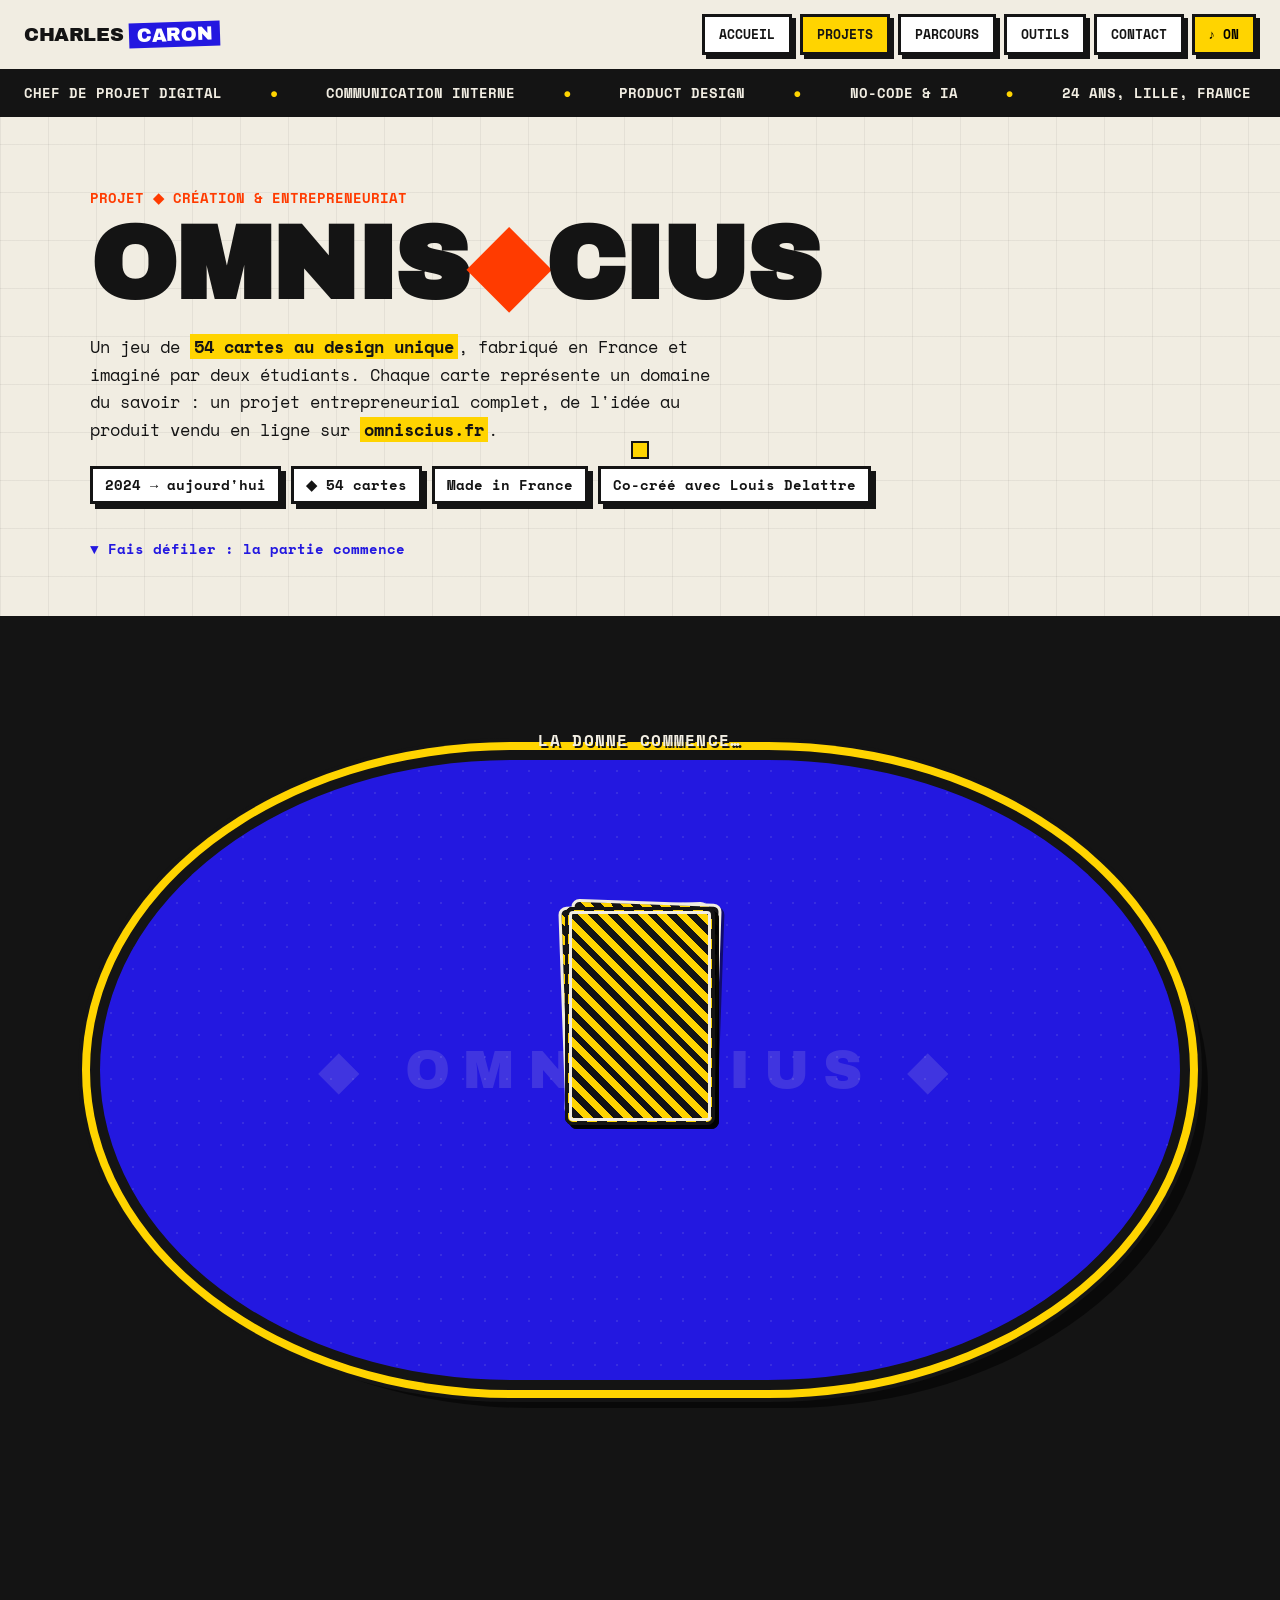
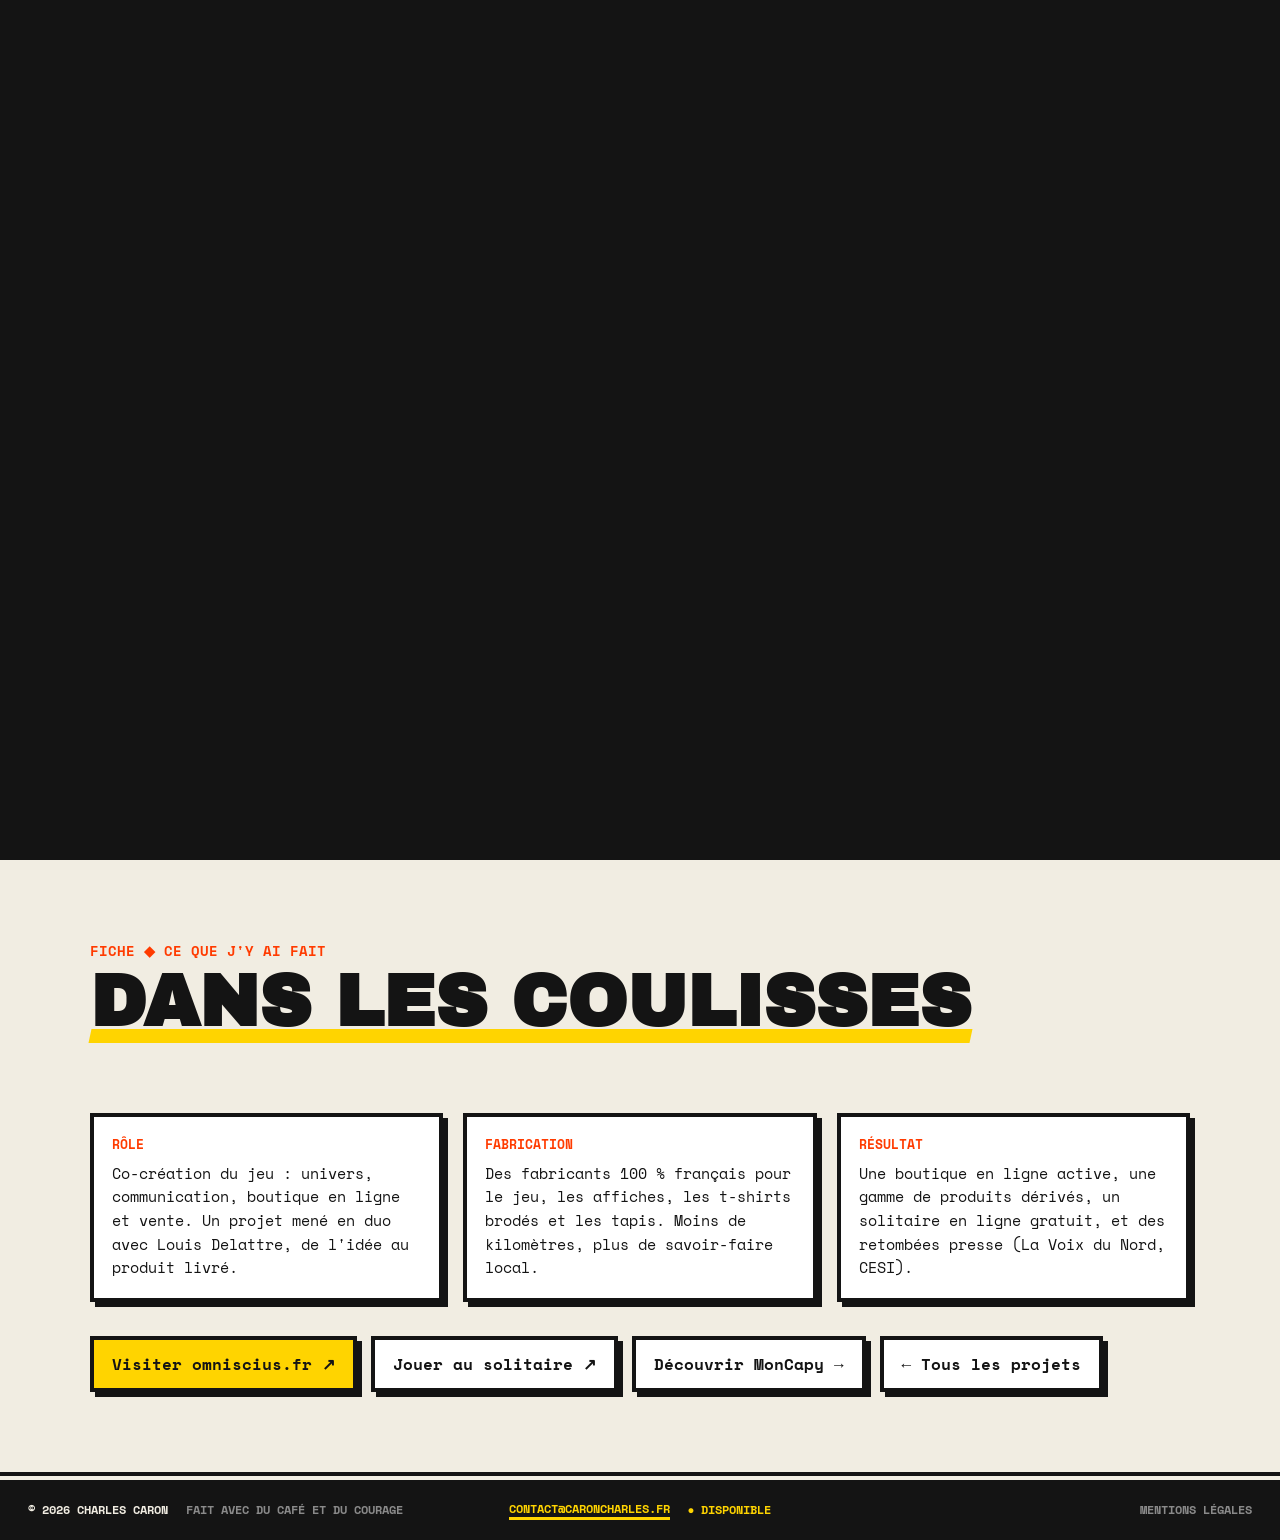
<file: projets/omniscius/index.html>
<!DOCTYPE html>
<html lang="fr">
<head>
<meta charset="UTF-8">
<meta name="viewport" content="width=device-width, initial-scale=1.0">
<title>Omniscius, le jeu de 54 cartes · Charles Caron</title>
<link rel="canonical" href="https://caroncharles.fr/projets/omniscius/">
<meta name="description" content="Omniscius : un jeu de 54 cartes au design unique, fabriqué en France, créé par deux étudiants. L'histoire du projet racontée carte par carte, sur une table de jeu.">
<meta property="og:title" content="Omniscius, le jeu de 54 cartes · Charles Caron">
<meta property="og:description" content="L'histoire du projet Omniscius racontée carte par carte, sur une table de jeu.">
<meta property="og:url" content="https://caroncharles.fr/projets/omniscius/">
<meta property="og:type" content="website">
<meta property="og:image" content="https://caroncharles.fr/images/photo-charles.jpg">
<meta name="twitter:card" content="summary">
<link rel="icon" href="/favicon.ico" sizes="48x48">
<link rel="apple-touch-icon" href="/apple-touch-icon.png">
<link rel="preload" href="/assets/fonts/archivo-black-latin-400-normal.woff2" as="font" type="font/woff2" crossorigin>
<link rel="preload" href="/assets/fonts/space-mono-latin-400-normal.woff2" as="font" type="font/woff2" crossorigin>
<link rel="preload" href="/assets/fonts/space-mono-latin-700-normal.woff2" as="font" type="font/woff2" crossorigin>
<meta name="theme-color" content="#141414">
<link rel="stylesheet" href="/assets/style.css">
<script>/* arrivée par transition pixel : on couvre l'écran avant le premier rendu */
try{if(sessionStorage.getItem('px'))document.documentElement.classList.add('px-in');}catch(e){}</script>
<style>
/* ============ PAGE OMNISCIUS : LA TABLE DE JEU ============ */

/* --- Hero du projet --- */
.omni-hero{padding:70px 24px 56px;}
.omni-hero .interieur{max-width:1100px;margin:0 auto;}
.omni-hero h1{
  font-family:'Archivo Black',sans-serif;
  font-size:clamp(3rem,9vw,6.5rem);
  line-height:.95;letter-spacing:-.02em;text-transform:uppercase;
  margin:6px 0 18px;
}
.omni-hero h1 .carreau{color:var(--rouge);}
.omni-hero .pitch{max-width:640px;font-size:1.05rem;line-height:1.65;}
.omni-hero .pitch strong{background:var(--jaune);padding:0 4px;}
.omni-puces{display:flex;flex-wrap:wrap;gap:10px;margin-top:22px;}
.omni-puces span{
  border:3px solid var(--encre);background:var(--blanc);
  padding:6px 12px;font-weight:700;font-size:.85rem;box-shadow:var(--ombre-sm);
}
.omni-hero .indice-scroll{
  margin-top:34px;font-weight:700;font-size:.9rem;color:var(--klein);
  display:inline-block;animation:omni-rebond 1.6s ease-in-out infinite;
}
@keyframes omni-rebond{0%,100%{transform:translateY(0);}50%{transform:translateY(7px);}}

/* --- La scène : section haute, table collante --- */
.omni-table{padding:0;border-bottom:4px solid var(--encre);background:var(--encre);height:560vh;position:relative;}
.omni-colle{position:sticky;top:0;height:100vh;height:100svh;overflow:hidden;display:flex;align-items:center;justify-content:center;}

/* le tapis, vu de dessus */
.omni-tapis{
  position:relative;
  width:min(92vw,1100px);height:min(74vh,74svh,640px);
  background:var(--klein);
  border:10px solid var(--encre);
  border-radius:46% 46% 46% 46% / 60% 60% 60% 60%;
  box-shadow:0 0 0 8px var(--jaune),0 0 0 12px var(--encre),18px 18px 0 rgba(0,0,0,.55);
  background-image:radial-gradient(rgba(241,237,226,.10) 1.5px, transparent 1.5px);
  background-size:22px 22px;
}
.omni-tapis .filigrane{
  position:absolute;inset:0;display:flex;align-items:center;justify-content:center;
  font-family:'Archivo Black',sans-serif;color:rgba(241,237,226,.14);
  font-size:clamp(1.6rem,5vw,3.4rem);letter-spacing:.25em;text-transform:uppercase;
  pointer-events:none;user-select:none;
}

/* la pioche au centre */
.omni-pioche{position:absolute;left:50%;top:44%;width:0;height:0;}
.omni-pioche i{
  position:absolute;left:0;top:0;
  width:var(--carte-l);height:var(--carte-h);
  transform:translate(-50%,-50%);
  background:var(--encre);border:3px solid var(--papier);border-radius:8px;
  background-image:repeating-linear-gradient(45deg,var(--jaune) 0 7px,var(--encre) 7px 14px);
  box-shadow:3px 3px 0 rgba(0,0,0,.5);
}
.omni-pioche i:nth-child(2){transform:translate(-50%,-50%) translate(-3px,-3px) rotate(-2deg);}
.omni-pioche i:nth-child(3){transform:translate(-50%,-50%) translate(3px,-6px) rotate(2deg);}

/* les cartes */
.omni-colle{--carte-l:clamp(96px,13vw,150px);--carte-h:calc(var(--carte-l)*1.45);}
.omni-carte{
  position:absolute;left:50%;top:44%;
  width:var(--carte-l);height:var(--carte-h);
  margin:calc(var(--carte-h)/-2) 0 0 calc(var(--carte-l)/-2);
  perspective:900px;will-change:transform;z-index:2;
}
.omni-carte.soulevee{z-index:6;}
.oc-int{
  position:absolute;inset:0;transform-style:preserve-3d;
  transition:none;border-radius:8px;
}
.oc-dos,.oc-face{
  position:absolute;inset:0;backface-visibility:hidden;-webkit-backface-visibility:hidden;
  border-radius:8px;border:3px solid var(--encre);
}
.oc-dos{
  background:var(--encre);
  background-image:repeating-linear-gradient(45deg,var(--jaune) 0 7px,var(--encre) 7px 14px);
  box-shadow:4px 4px 0 rgba(0,0,0,.5);
  outline:3px solid var(--papier);outline-offset:-7px;
}
.oc-face{
  transform:rotateY(180deg);
  background:var(--papier);
  box-shadow:4px 4px 0 rgba(0,0,0,.5);
  display:flex;flex-direction:column;align-items:center;justify-content:space-between;
  padding:8px 6px;overflow:hidden;
}
.oc-coin{align-self:flex-start;font-weight:700;font-size:.72rem;line-height:1.05;font-family:'Space Mono';}
.oc-coin.bas{align-self:flex-end;transform:rotate(180deg);}
.oc-coin b{color:var(--rouge);}
.oc-picto{width:52%;max-width:74px;}
.oc-titre{
  font-family:'Archivo Black',sans-serif;font-size:.62rem;letter-spacing:.06em;
  text-transform:uppercase;text-align:center;background:var(--encre);color:var(--papier);
  padding:3px 6px;width:100%;
}
.omni-carte[data-couleur="rouge"] .oc-titre{background:var(--rouge);}
.omni-carte[data-couleur="klein"] .oc-titre{background:var(--klein);}

/* le panneau récit, en bas de la scène */
.omni-panneau{
  position:absolute;left:50%;bottom:max(18px,env(safe-area-inset-bottom));transform:translateX(-50%);
  width:min(92vw,660px);
  background:var(--papier);border:4px solid var(--encre);box-shadow:var(--ombre);
  padding:14px 18px;z-index:8;
  opacity:0;translate:0 14px;transition:opacity .3s,translate .3s;
}
.omni-panneau.visible{opacity:1;translate:0 0;}
.omni-panneau .op-index{font-size:.78rem;font-weight:700;color:var(--rouge);}
.omni-panneau h2{
  font-family:'Archivo Black',sans-serif;font-size:clamp(1.1rem,3vw,1.5rem);
  text-transform:uppercase;margin:2px 0 6px;
}
.omni-panneau p{font-size:.92rem;line-height:1.55;min-height:3.1em;}
.omni-points{display:flex;gap:7px;margin-top:10px;}
.omni-points i{width:12px;height:12px;border:2px solid var(--encre);background:var(--blanc);}
.omni-points i.fait{background:var(--rouge);}

/* mention d'ouverture sur le tapis */
.omni-invite{
  position:absolute;left:50%;top:12%;transform:translateX(-50%);
  color:var(--papier);font-weight:700;font-size:clamp(.8rem,2vw,1rem);
  letter-spacing:.08em;text-transform:uppercase;white-space:nowrap;
  transition:opacity .3s;z-index:5;text-shadow:2px 2px 0 var(--encre);
}

/* fin de partie */
.omni-fin{
  position:absolute;inset:0;display:flex;align-items:center;justify-content:center;
  flex-direction:column;gap:16px;z-index:9;pointer-events:none;opacity:0;transition:opacity .4s;
}
.omni-fin.visible{opacity:1;pointer-events:auto;}
.omni-fin .bandeau{
  font-family:'Archivo Black',sans-serif;text-transform:uppercase;
  font-size:clamp(1.5rem,5.5vw,3.2rem);color:var(--papier);background:var(--rouge);
  border:4px solid var(--encre);box-shadow:var(--ombre);padding:10px 22px;transform:rotate(-2deg);
}
.omni-fin a{
  font-weight:700;background:var(--jaune);color:var(--encre);text-decoration:none;
  border:4px solid var(--encre);box-shadow:var(--ombre-sm);padding:10px 18px;cursor:none;
  transition:transform .15s,box-shadow .15s;
}
.omni-fin a:hover{transform:translate(3px,3px);box-shadow:1px 1px 0 var(--encre);}

/* --- Fiche projet sous la scène --- */
.omni-fiche{background:var(--papier);}
.omni-fiche .interieur{max-width:1100px;margin:0 auto;}
.omni-grille{display:grid;grid-template-columns:repeat(auto-fit,minmax(240px,1fr));gap:20px;margin-top:30px;}
.omni-bloc{background:var(--blanc);border:4px solid var(--encre);box-shadow:var(--ombre-sm);padding:18px;}
.omni-bloc dt{font-weight:700;font-size:.8rem;text-transform:uppercase;color:var(--rouge);margin-bottom:8px;}
.omni-bloc dd{font-size:.95rem;line-height:1.55;}
.omni-actions{display:flex;flex-wrap:wrap;gap:14px;margin-top:34px;}
.omni-actions a{
  font-weight:700;text-decoration:none;color:var(--encre);cursor:none;
  border:4px solid var(--encre);box-shadow:var(--ombre-sm);padding:12px 18px;
  transition:transform .15s,box-shadow .15s;background:var(--blanc);
}
.omni-actions a.primaire{background:var(--jaune);}
.omni-actions a:hover{transform:translate(3px,3px);box-shadow:1px 1px 0 var(--encre);}

/* --- Mode statique : mouvement réduit ou sans JavaScript --- */
.omni-table.statique{height:auto;background:var(--encre);padding:60px 20px;}
.omni-table.statique .omni-colle{position:static;height:auto;display:block;overflow:visible;}
.omni-table.statique .omni-tapis{display:none;}
.omni-table.statique .omni-invite,.omni-table.statique .omni-pioche,
.omni-table.statique .omni-panneau,.omni-table.statique .omni-fin{display:none;}
.omni-table.statique .omni-carte{
  position:static;margin:0;width:auto;height:auto;perspective:none;
}
.omni-table.statique .omni-statique-grille{
  display:grid;grid-template-columns:repeat(auto-fit,minmax(230px,1fr));
  gap:22px;max-width:1100px;margin:0 auto;
}
.omni-table.statique .oc-int{position:static;transform:none!important;}
.omni-table.statique .oc-dos{display:none;}
.omni-table.statique .oc-face{
  position:static;transform:none;height:auto;min-height:200px;gap:10px;
}
.omni-table.statique .om-recit{display:block;font-size:.85rem;line-height:1.5;padding:0 4px 6px;}
.om-recit{display:none;}

@media (max-width:720px){
  .omni-colle{--carte-l:clamp(74px,21vw,96px);}
  .omni-tapis{height:min(66vh,66svh);}
  .omni-panneau{padding:12px 14px;}
}
</style>
</head>
<body>

<div id="cursor" aria-hidden="true"></div>
<div id="px-cover" aria-hidden="true"></div>
<canvas id="px-canvas" aria-hidden="true"></canvas>

<!-- Mire TV de chargement -->
<div id="mire" aria-hidden="true">
  <div class="mire-barres">
    <div class="mire-b1"></div><div class="mire-b2"></div><div class="mire-b3"></div>
    <div class="mire-b4"></div><div class="mire-b5"></div><div class="mire-b6"></div><div class="mire-b7"></div>
  </div>
  <div class="mire-info"><span>◉ CARON·TV</span><span class="clign">● CHARGEMENT</span><span>CANAL FR-59</span></div>
</div>

<div id="retro-scan" aria-hidden="true"></div>

<header>
  <div class="logo"><a href="/" data-page="Accueil" aria-label="Retour à l'accueil">CHARLES <span>CARON</span></a></div>
  <nav>
    <a href="/" data-page="Accueil">Accueil</a>
    <a href="/projets/" data-page="Projets" class="actif">Projets</a>
    <a href="/parcours/" data-page="Parcours">Parcours</a>
    <a href="/outils/" data-page="Outils">Outils</a>
    <a href="/contact/" data-page="Contact">Contact</a>
    <button id="son-toggle" aria-pressed="true" aria-label="Activer ou couper le son">♪ ON</button>
  </nav>
</header>

<div class="ticker" aria-hidden="true">
  <div class="ticker-inner" id="ticker"></div>
</div>

<!-- ============ HERO DU PROJET ============ -->
<section class="omni-hero">
  <div class="interieur">
    <span class="num">PROJET ◆ CRÉATION & ENTREPRENEURIAT</span>
    <h1>OMNIS<span class="carreau">◆</span>CIUS</h1>
    <p class="pitch">Un jeu de <strong>54 cartes au design unique</strong>, fabriqué en France et imaginé par deux étudiants. Chaque carte représente un domaine du savoir : un projet entrepreneurial complet, de l'idée au produit vendu en ligne sur <strong>omniscius.fr</strong>.</p>
    <div class="omni-puces">
      <span>2024 → aujourd'hui</span>
      <span>◆ 54 cartes</span>
      <span>Made in France</span>
      <span>Co-créé avec Louis Delattre</span>
    </div>
    <span class="indice-scroll" aria-hidden="true">▼ Fais défiler : la partie commence</span>
  </div>
</section>

<!-- ============ LA TABLE DE JEU (scène animée au scroll) ============ -->
<section class="omni-table" id="omni-table" aria-label="L'histoire du projet Omniscius racontée en cinq cartes">
  <div class="omni-colle">
    <div class="omni-tapis" aria-hidden="true">
      <span class="filigrane">◆ OMNISCIUS ◆</span>
    </div>

    <span class="omni-invite" id="omni-invite" aria-hidden="true">La donne commence…</span>

    <div class="omni-pioche" id="omni-pioche" aria-hidden="true"><i></i><i></i><i></i></div>

    <div class="omni-statique-grille" id="omni-cartes">

      <div class="omni-carte" data-couleur="rouge"
           data-titre="L'étincelle"
           data-recit="Tout commence un soir, autour d'un simple jeu de 54 cartes. L'idée surgit : et si chaque carte représentait quelque chose de plus grand, un domaine de la connaissance ?">
        <div class="oc-int">
          <div class="oc-dos"></div>
          <div class="oc-face">
            <span class="oc-coin">01<br><b>◆</b></span>
            <svg class="oc-picto" viewBox="0 0 80 80" aria-hidden="true">
              <circle cx="40" cy="34" r="20" fill="#FFD400" stroke="#141414" stroke-width="4"/>
              <rect x="32" y="52" width="16" height="10" fill="#F1EDE2" stroke="#141414" stroke-width="4"/>
              <rect x="34" y="62" width="12" height="6" fill="#141414"/>
              <path d="M40 6v8M14 14l6 6M66 14l-6 6M8 34h8M64 34h8" stroke="#FF3B00" stroke-width="4" stroke-linecap="square"/>
            </svg>
            <span class="om-recit">Tout commence un soir, autour d'un simple jeu de 54 cartes. L'idée surgit : et si chaque carte représentait un domaine de la connaissance ?</span>
            <span class="oc-coin bas">01<br><b>◆</b></span>
            <span class="oc-titre">L'étincelle</span>
          </div>
        </div>
      </div>

      <div class="omni-carte" data-couleur="klein"
           data-titre="Le design"
           data-recit="54 cartes dessinées une à une, un univers graphique dédié au savoir, et le carreau choisi comme emblème du jeu. Chaque carte pousse à explorer, apprendre et se dépasser.">
        <div class="oc-int">
          <div class="oc-dos"></div>
          <div class="oc-face">
            <span class="oc-coin">02<br><b>◆</b></span>
            <svg class="oc-picto" viewBox="0 0 80 80" aria-hidden="true">
              <path d="M40 8 66 40 40 72 14 40Z" fill="#2318E0" stroke="#141414" stroke-width="4"/>
              <path d="M40 24 53 40 40 56 27 40Z" fill="#FFD400" stroke="#141414" stroke-width="3"/>
            </svg>
            <span class="om-recit">54 cartes dessinées une à une, un univers graphique dédié au savoir, et le carreau choisi comme emblème du jeu.</span>
            <span class="oc-coin bas">02<br><b>◆</b></span>
            <span class="oc-titre">Le design</span>
          </div>
        </div>
      </div>

      <div class="omni-carte" data-couleur="rouge"
           data-titre="La fabrication"
           data-recit="Un vrai tour de France : impression des jeux et affiches, broderie des t-shirts, confection des tapis. Tout est fabriqué dans l'Hexagone, avec des fabricants français et une démarche éco-responsable.">
        <div class="oc-int">
          <div class="oc-dos"></div>
          <div class="oc-face">
            <span class="oc-coin">03<br><b>◆</b></span>
            <svg class="oc-picto" viewBox="0 0 80 80" aria-hidden="true">
              <path d="M40 6 70 24v32L40 74 10 56V24Z" fill="#F1EDE2" stroke="#141414" stroke-width="4"/>
              <path d="M40 22 56 32v16L40 58 24 48V32Z" fill="#FF3B00" stroke="#141414" stroke-width="3"/>
              <circle cx="40" cy="40" r="5" fill="#FFD400" stroke="#141414" stroke-width="3"/>
            </svg>
            <span class="om-recit">Un vrai tour de France : impression, broderie, confection. Tout est fabriqué dans l'Hexagone, avec une démarche éco-responsable.</span>
            <span class="oc-coin bas">03<br><b>◆</b></span>
            <span class="oc-titre">La fabrication</span>
          </div>
        </div>
      </div>

      <div class="omni-carte" data-couleur="klein"
           data-titre="Le lancement"
           data-recit="omniscius.fr ouvre ses portes : le jeu, l'affiche Joker, le t-shirt brodé et le tapis de jeux rejoignent la boutique. La Voix du Nord et le CESI racontent l'aventure des deux créateurs.">
        <div class="oc-int">
          <div class="oc-dos"></div>
          <div class="oc-face">
            <span class="oc-coin">04<br><b>◆</b></span>
            <svg class="oc-picto" viewBox="0 0 80 80" aria-hidden="true">
              <rect x="12" y="26" width="56" height="42" fill="#F1EDE2" stroke="#141414" stroke-width="4"/>
              <path d="M12 26 20 10h40l8 16" fill="#FFD400" stroke="#141414" stroke-width="4"/>
              <rect x="30" y="42" width="20" height="26" fill="#2318E0" stroke="#141414" stroke-width="3"/>
              <circle cx="46" cy="55" r="2.6" fill="#FFD400"/>
            </svg>
            <span class="om-recit">omniscius.fr ouvre ses portes : jeu, affiche, t-shirt brodé et tapis rejoignent la boutique. La presse locale raconte l'aventure.</span>
            <span class="oc-coin bas">04<br><b>◆</b></span>
            <span class="oc-titre">Le lancement</span>
          </div>
        </div>
      </div>

      <div class="omni-carte" data-couleur="rouge"
           data-titre="Le joker"
           data-recit="La carte bonus : un solitaire en ligne gratuit aux couleurs du jeu, pour jouer directement sur le site. Et la partie continue, puisque l'équipe lance déjà son deuxième projet : MonCapy.">
        <div class="oc-int">
          <div class="oc-dos"></div>
          <div class="oc-face">
            <span class="oc-coin">J<br><b>◆</b></span>
            <svg class="oc-picto" viewBox="0 0 80 80" aria-hidden="true">
              <path d="M14 44 24 16l16 14 16-14 10 28Z" fill="#FF3B00" stroke="#141414" stroke-width="4"/>
              <circle cx="24" cy="16" r="6" fill="#FFD400" stroke="#141414" stroke-width="3"/>
              <circle cx="40" cy="30" r="6" fill="#2318E0" stroke="#141414" stroke-width="3"/>
              <circle cx="56" cy="16" r="6" fill="#FFD400" stroke="#141414" stroke-width="3"/>
              <rect x="14" y="44" width="52" height="12" fill="#141414"/>
              <rect x="14" y="56" width="52" height="8" fill="#FFD400" stroke="#141414" stroke-width="3"/>
            </svg>
            <span class="om-recit">La carte bonus : un solitaire en ligne gratuit aux couleurs du jeu. Et la partie continue avec le deuxième projet : MonCapy.</span>
            <span class="oc-coin bas">J<br><b>◆</b></span>
            <span class="oc-titre">Le joker</span>
          </div>
        </div>
      </div>

    </div>

    <div class="omni-panneau" id="omni-panneau" aria-live="polite">
      <span class="op-index" id="omni-index">CARTE 01 / 05</span>
      <h2 id="omni-titre">L'étincelle</h2>
      <p id="omni-recit">Fais défiler pour retourner les cartes une à une.</p>
      <div class="omni-points" id="omni-points" aria-hidden="true"><i></i><i></i><i></i><i></i><i></i></div>
    </div>

    <div class="omni-fin" id="omni-fin" aria-hidden="true">
      <span class="bandeau">Belle main, non ?</span>
      <a href="https://omniscius.fr" target="_blank" rel="noopener">Voir omniscius.fr ↗</a>
    </div>
  </div>
</section>

<!-- ============ FICHE PROJET ============ -->
<section class="omni-fiche">
  <div class="interieur">
    <span class="num">FICHE ◆ CE QUE J'Y AI FAIT</span>
    <h2 class="titre-section">Dans les coulisses</h2>
    <div class="omni-grille">
      <div class="omni-bloc"><dt>Rôle</dt><dd>Co-création du jeu : univers, communication, boutique en ligne et vente. Un projet mené en duo avec Louis Delattre, de l'idée au produit livré.</dd></div>
      <div class="omni-bloc"><dt>Fabrication</dt><dd>Des fabricants 100 % français pour le jeu, les affiches, les t-shirts brodés et les tapis. Moins de kilomètres, plus de savoir-faire local.</dd></div>
      <div class="omni-bloc"><dt>Résultat</dt><dd>Une boutique en ligne active, une gamme de produits dérivés, un solitaire en ligne gratuit, et des retombées presse (La Voix du Nord, CESI).</dd></div>
    </div>
    <div class="omni-actions">
      <a class="primaire" href="https://omniscius.fr" target="_blank" rel="noopener">Visiter omniscius.fr ↗</a>
      <a href="https://omniscius.fr/solitaire/" target="_blank" rel="noopener">Jouer au solitaire ↗</a>
      <a href="/projets/moncapy/" data-page="MonCapy">Découvrir MonCapy →</a>
      <a href="/projets/" data-page="Projets">← Tous les projets</a>
    </div>
  </div>
</section>

<!-- Fenêtre TV cathodique (disponible sur toutes les pages : projets, CH 00 arcade, CH 64 échecs) -->
<div class="tv-overlay" id="tv-overlay">
  <div class="tv" id="tv" role="dialog" aria-modal="true" aria-labelledby="tv-titre">
    <div class="tv-barre">
      <div class="tv-zap">
        <button class="tv-canal-btn" id="tv-prec" aria-label="Projet précédent">‹ CH</button>
        <span class="canal" id="tv-canal">CH 01</span>
        <button class="tv-canal-btn" id="tv-suiv" aria-label="Projet suivant">CH ›</button>
      </div>
      <span>◉ CARON·TV</span>
      <button class="tv-fermer" id="tv-fermer" aria-label="Fermer">Éteindre ✕</button>
    </div>
    <div class="tv-ecran">
      <div class="tv-scanlines" aria-hidden="true"></div>
      <div class="tv-balayage" aria-hidden="true"></div>
      <div class="tv-vignette" aria-hidden="true"></div>
      <div class="tv-statique" id="tv-statique" aria-hidden="true"></div>
      <div class="tv-contenu">
        <div class="visuel" id="tv-visuel"></div>
        <div class="tv-meta"><span id="tv-categorie"></span><span class="tag" id="tv-tag"></span></div>
        <h3 id="tv-titre"></h3>
        <p id="tv-description"></p>
        <dl class="tv-fiche" id="tv-fiche">
          <div><dt>Rôle</dt><dd id="tv-role"></dd></div>
          <div><dt>Outils</dt><dd id="tv-outils"></dd></div>
          <div><dt>Résultat</dt><dd id="tv-resultat"></dd></div>
        </dl>
        <div class="tv-actions"><a class="btn-projet" id="tv-lien" href="#" target="_blank" rel="noopener">Voir le projet ↗</a></div>
      </div>
      <div id="tv-arcade" style="display:none;">
        <div class="arcade-tete"><span>🕹 CARON·TV ARCADE</span><span id="arcade-score">SCORE 000</span></div>
        <canvas id="arcade-canvas"></canvas>
        <div class="arcade-msg" id="arcade-msg">Touche ou clique<br>pour jouer</div>
      </div>
      <div id="tv-echecs" style="display:none;">
        <div class="echecs-tete"><span>♟ CARON·CHESS</span><span id="echecs-statut">À toi de jouer (blancs)</span></div>
        <div class="echecs-plateau" id="echecs-plateau" aria-label="Échiquier, tu joues les blancs contre l'IA"></div>
        <div class="echecs-pied">
          <span id="echecs-coups">COUP 001</span>
          <button class="echecs-btn" id="echecs-reset">↺ Nouvelle partie</button>
        </div>
      </div>
    </div>
  </div>
</div>

<footer>
  <div class="footer-col">
    <span id="footer-gauche"></span>
    <span class="footer-tagline" id="footer-droite"></span>
  </div>
  <div class="footer-col footer-centre">
    <a class="footer-mail" id="footer-mail" href="#">contact</a>
    <span class="clign">● Disponible</span>
  </div>
  <div class="footer-col footer-fin">
    <a class="footer-mentions" href="/mentions-legales/">Mentions légales</a>
  </div>
</footer>

<script src="/assets/app.js"></script>
<script src="/assets/omniscius.js"></script>
</body>
</html>
</file>
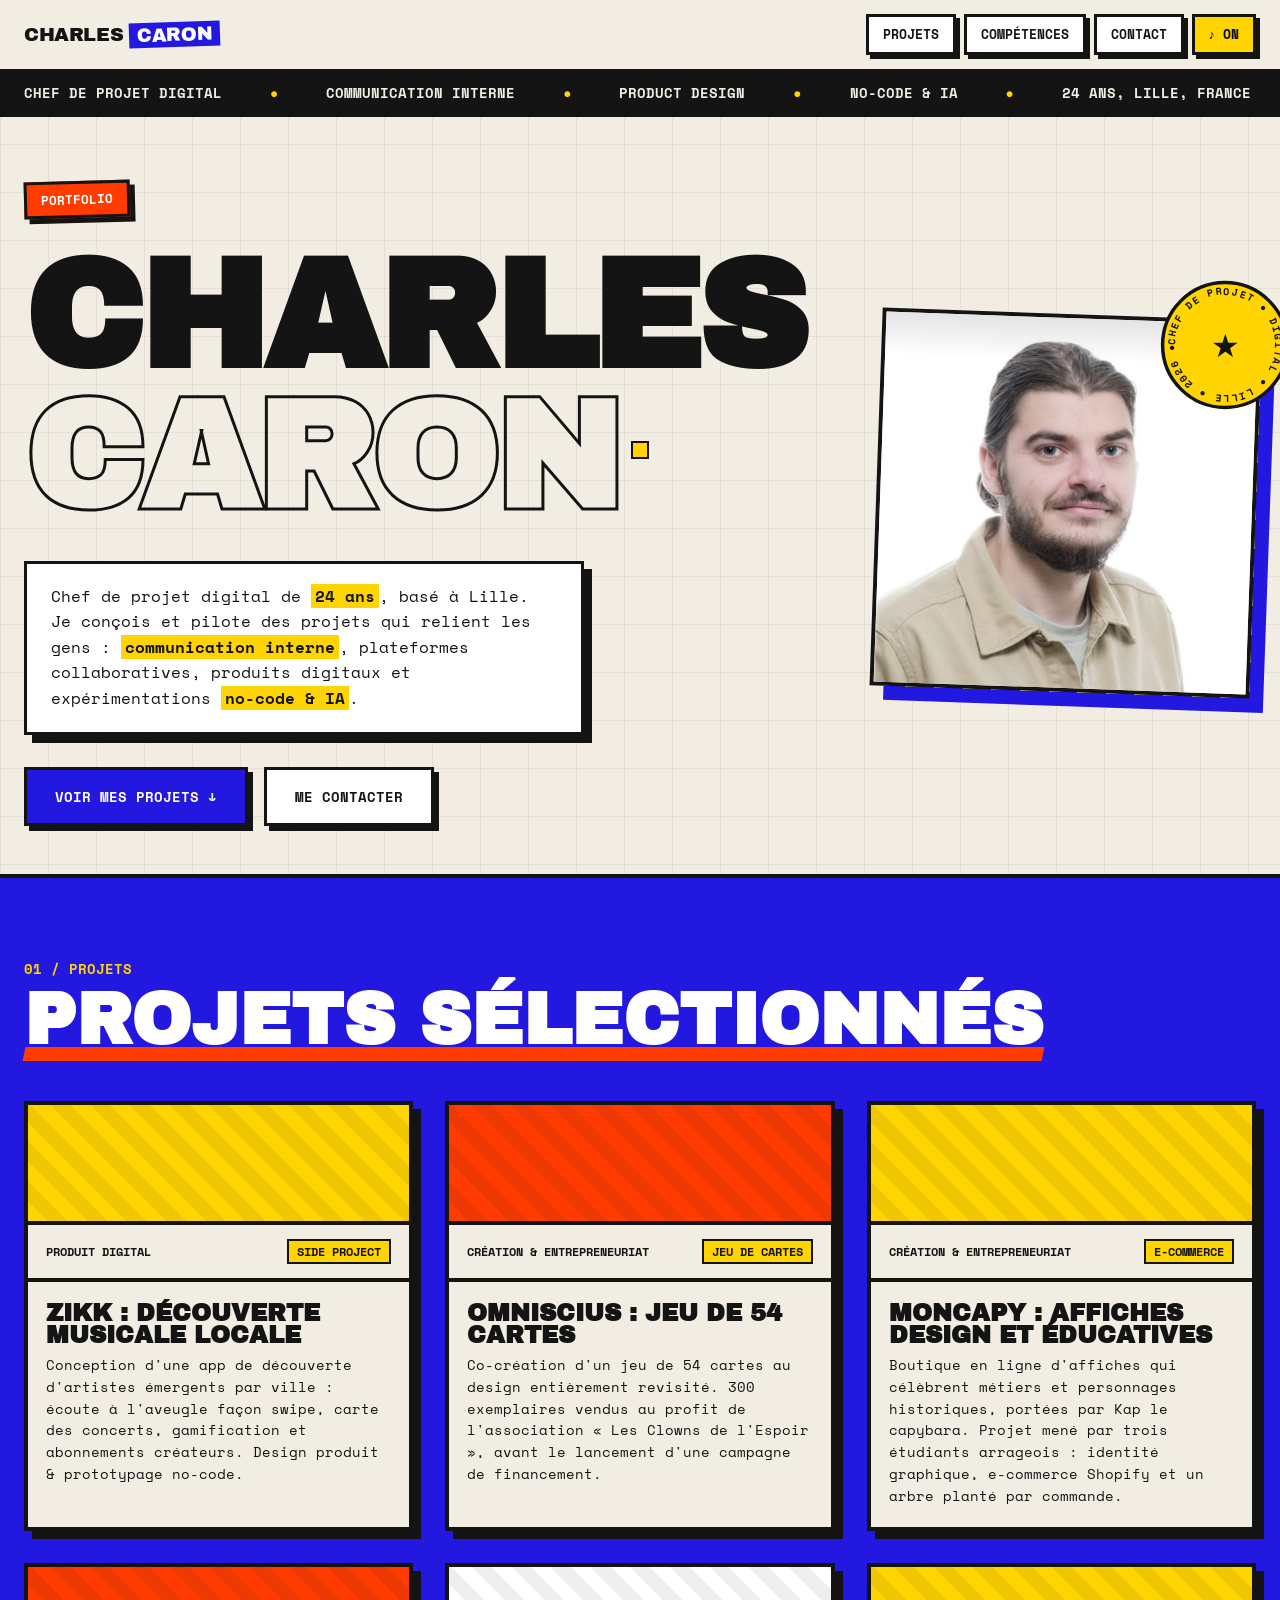
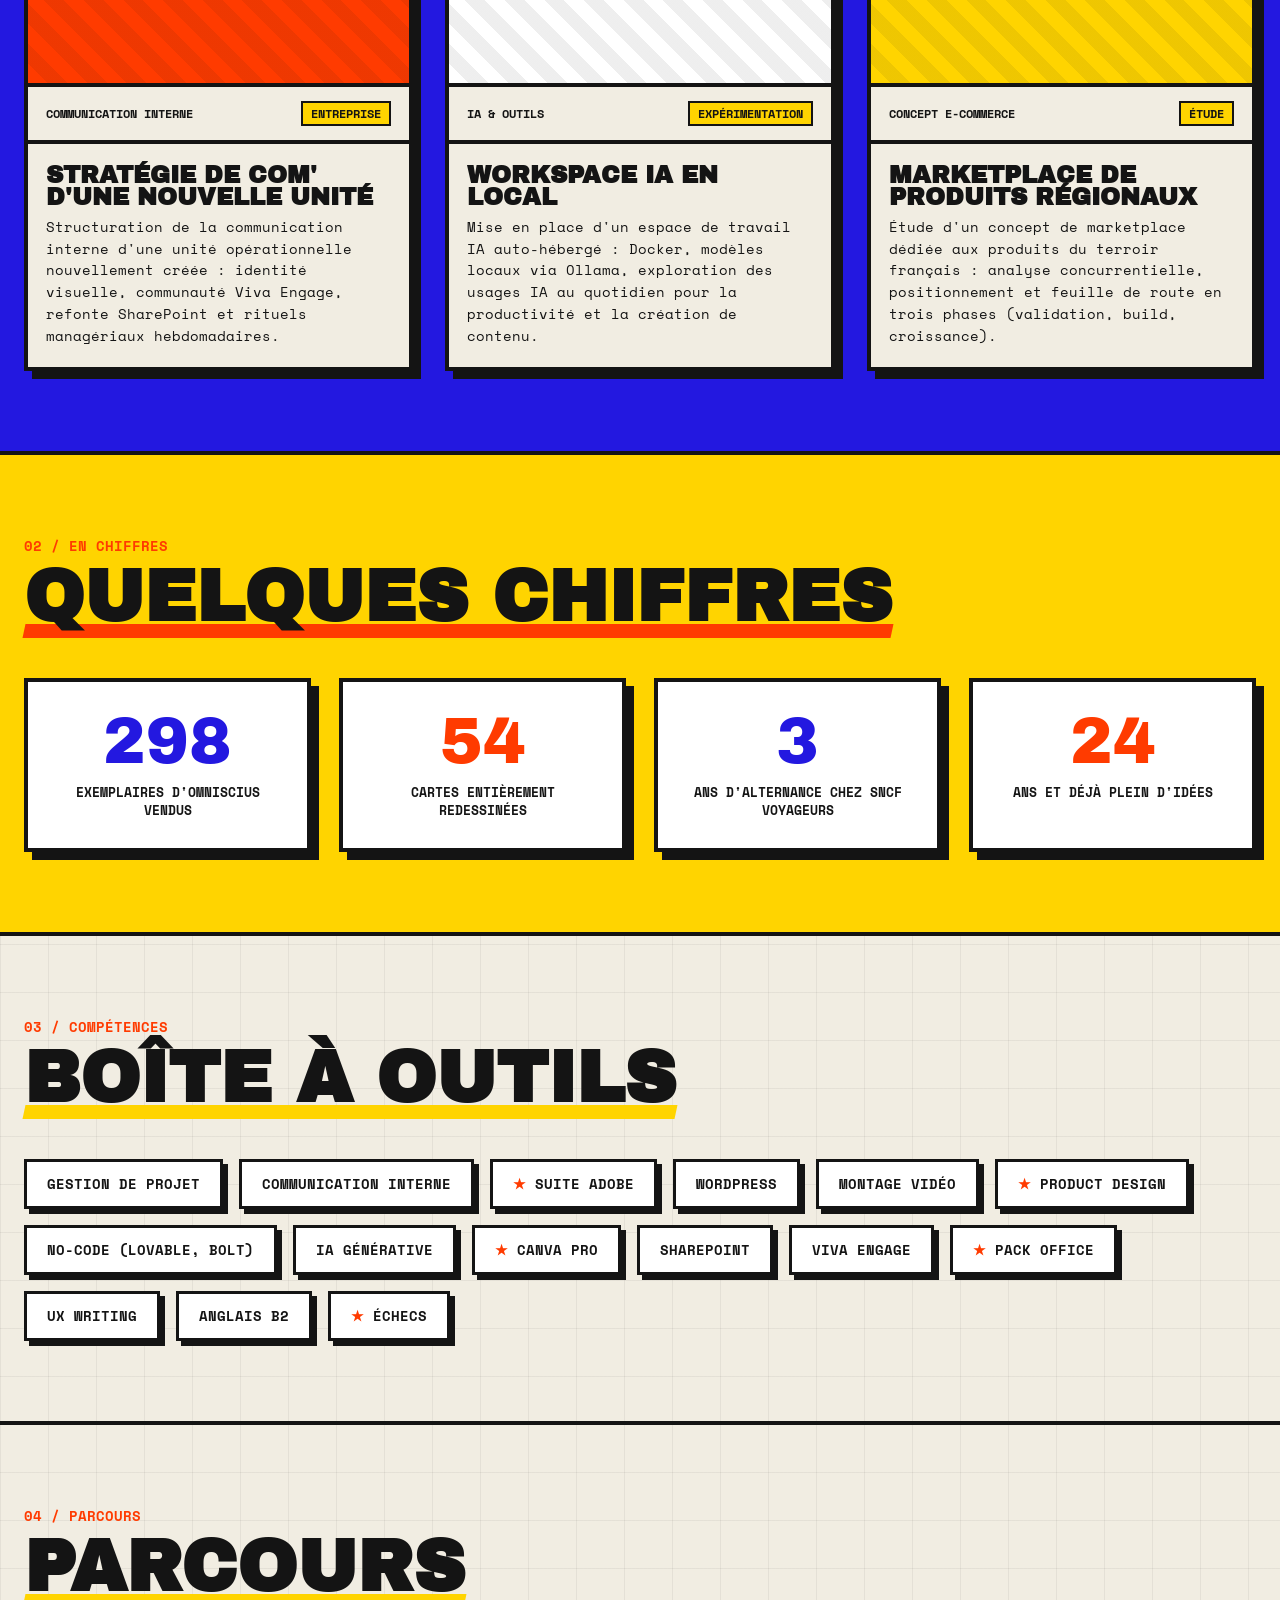
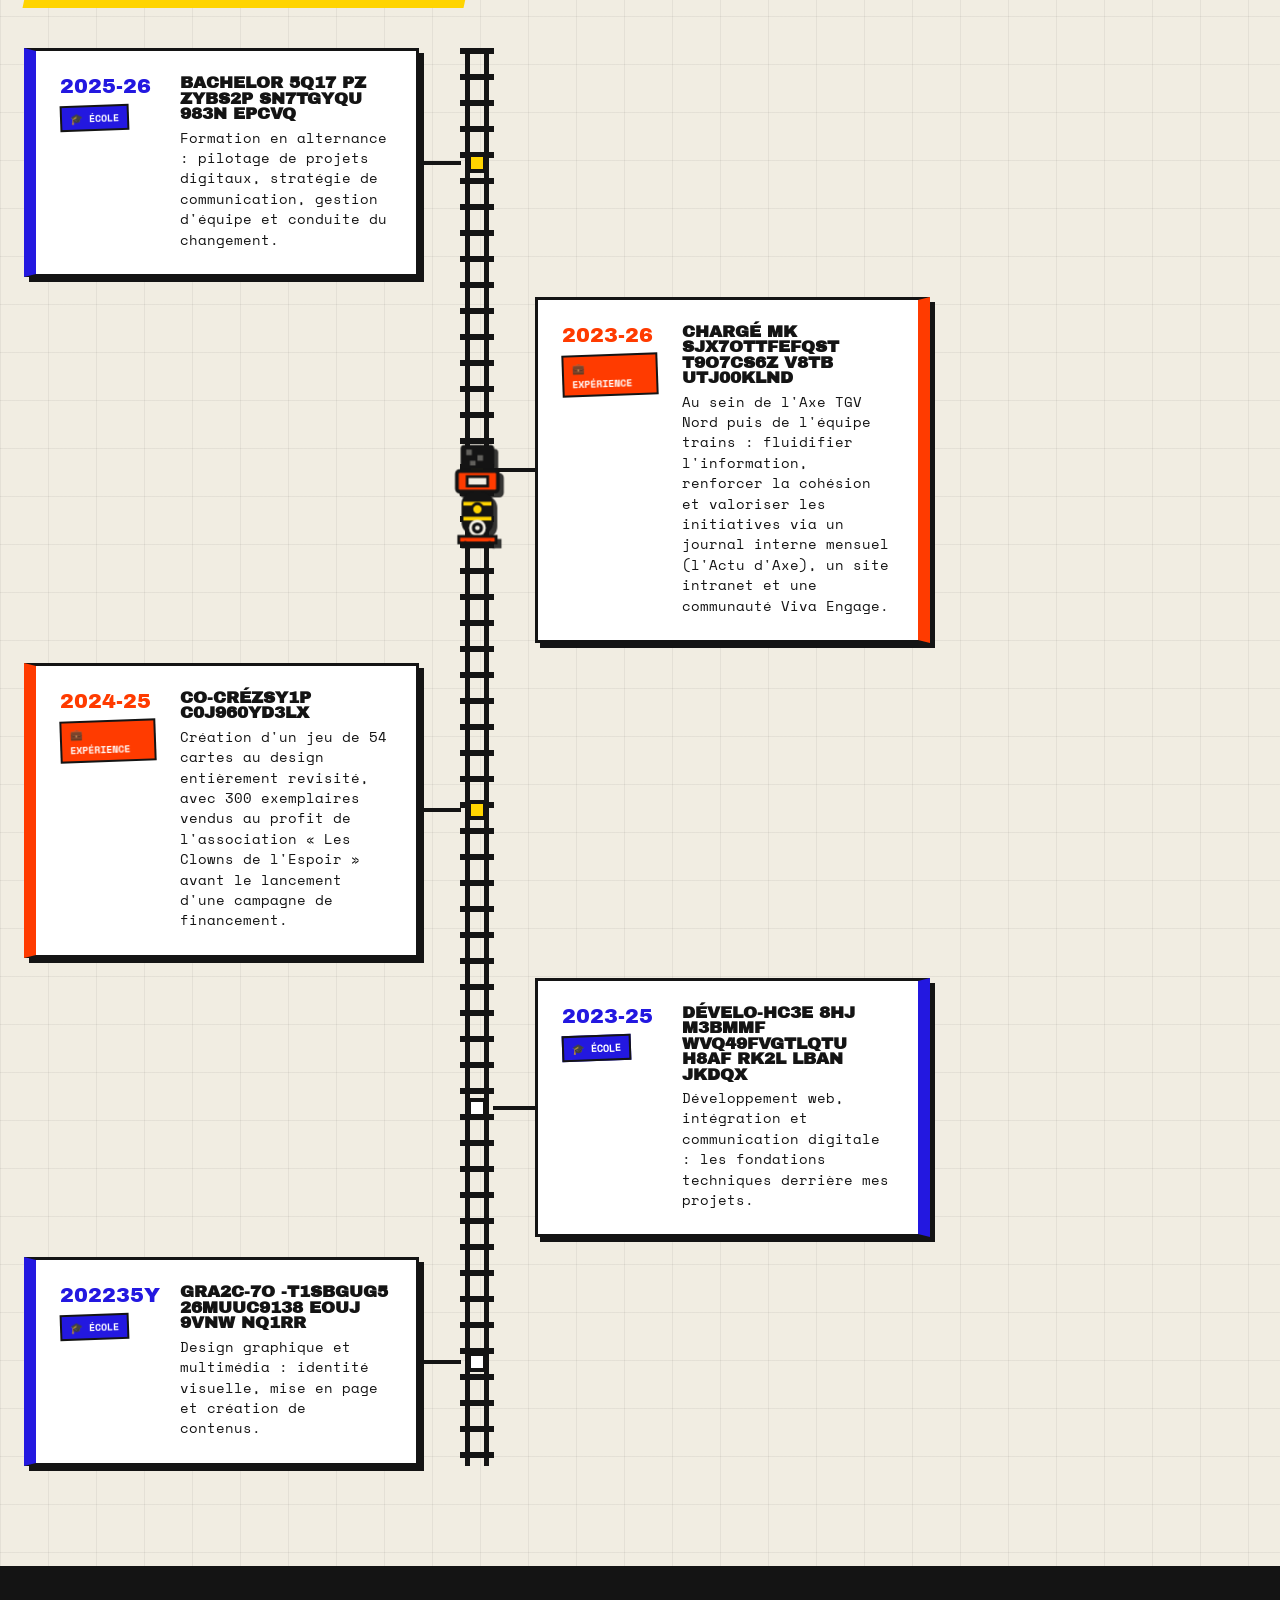
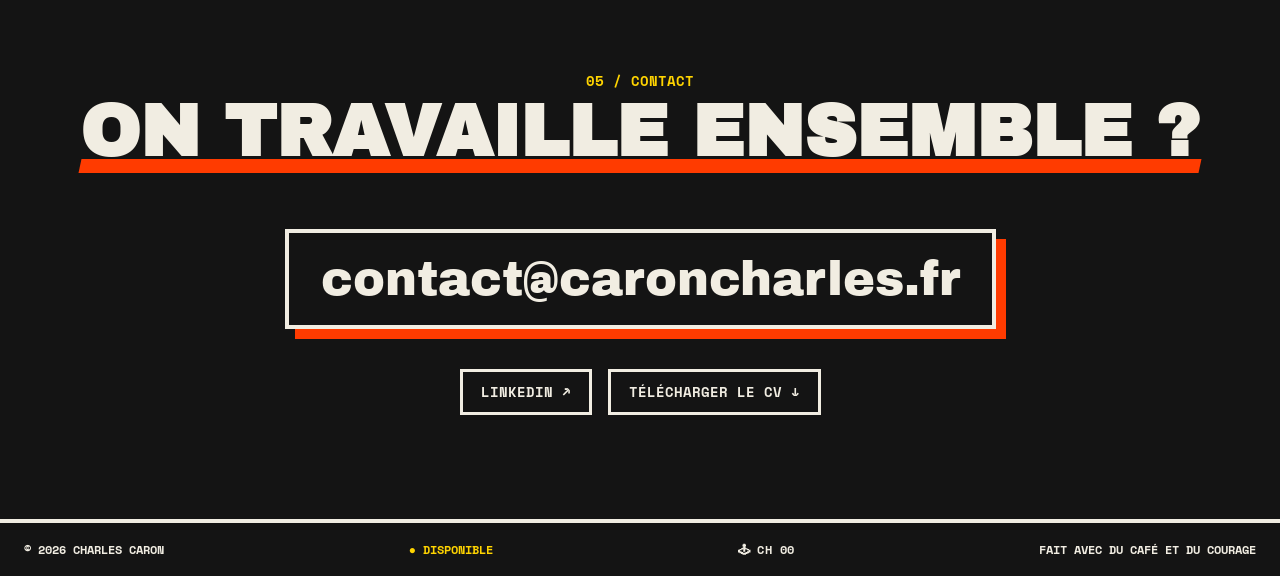
<file: index_1.html>
<!DOCTYPE html>
<html lang="fr">
<head>
<meta charset="UTF-8">
<meta name="viewport" content="width=device-width, initial-scale=1.0">
<title>CHARLES CARON, Chef de projet digital</title>
<link rel="canonical" href="https://caroncharles.fr/">
<meta name="description" content="Portfolio de Charles Caron, chef de projet digital à Lille, communication interne, product design, no-code & IA.">
<meta property="og:title" content="Charles Caron, Chef de projet digital">
<meta property="og:description" content="Portfolio brutaliste néo-rétro : projets, compétences et parcours.">
<meta property="og:url" content="https://caroncharles.fr/">
<meta property="og:type" content="website">
<meta property="og:image" content="https://caroncharles.fr/images/photo-charles.jpg">
<meta name="twitter:card" content="summary">
<link rel="icon" href="data:image/svg+xml,%3Csvg xmlns='http://www.w3.org/2000/svg' viewBox='0 0 100 100'%3E%3Crect width='100' height='100' fill='%23FFD400'/%3E%3Crect x='6' y='6' width='88' height='88' fill='none' stroke='%23141414' stroke-width='10'/%3E%3Ctext x='50' y='72' font-size='60' text-anchor='middle'%3E%E2%98%85%3C/text%3E%3C/svg%3E">
<link rel="preconnect" href="https://fonts.googleapis.com">
<link rel="preconnect" href="https://fonts.gstatic.com" crossorigin>
<link href="https://fonts.googleapis.com/css2?family=Archivo+Black&family=Space+Mono:ital,wght@0,400;0,700;1,400&display=swap" rel="stylesheet">
<style>
:root{
  --papier:#F1EDE2;
  --encre:#141414;
  --klein:#2318E0;
  --jaune:#FFD400;
  --rouge:#FF3B00;
  --blanc:#FFFFFF;
  --ombre:8px 8px 0 var(--encre);
  --ombre-sm:5px 5px 0 var(--encre);
}
*{margin:0;padding:0;box-sizing:border-box;}
::selection{background:var(--jaune);color:var(--encre);}
html{scroll-behavior:smooth;}
body{
  background:var(--papier);
  color:var(--encre);
  font-family:'Space Mono',monospace;
  overflow-x:hidden;
  cursor:none;
  background-image:
    linear-gradient(rgba(20,20,20,.06) 1px, transparent 1px),
    linear-gradient(90deg, rgba(20,20,20,.06) 1px, transparent 1px);
  background-size:48px 48px;
}
h1,h2,h3,.display{font-family:'Archivo Black',sans-serif;text-transform:uppercase;line-height:.92;}
a{color:inherit;}
img{max-width:100%;display:block;}

/* ============ CURSEUR CUSTOM ============ */
#cursor{
  position:fixed;top:0;left:0;width:18px;height:18px;
  background:var(--jaune);border:2px solid var(--encre);
  pointer-events:none;z-index:9999;
  transform:translate(-50%,-50%);
  transition:width .15s,height .15s,background .15s,border-radius .15s;
}
#cursor.hover{width:44px;height:44px;background:var(--rouge);border-radius:50%;}
#cursor.hover::after{
  content:'→';position:absolute;inset:0;display:grid;place-items:center;
  color:var(--blanc);font-family:'Space Mono',monospace;font-weight:700;font-size:18px;
}
@media (hover:none){#cursor{display:none;} body{cursor:auto;}}

/* ============ BARRE HAUTE ============ */
header{
  position:sticky;top:0;z-index:100;
  display:flex;justify-content:space-between;align-items:center;
  background:var(--papier);
  border-bottom:4px solid var(--encre);
  padding:14px 24px;
}
.logo{font-family:'Archivo Black';font-size:1.2rem;letter-spacing:-.02em;}
.logo span{background:var(--klein);color:var(--blanc);padding:2px 8px;display:inline-block;transform:rotate(-2deg);}
nav{display:flex;gap:8px;}
nav a{
  text-decoration:none;font-weight:700;font-size:.8rem;text-transform:uppercase;
  border:3px solid var(--encre);background:var(--blanc);padding:8px 14px;
  box-shadow:4px 4px 0 var(--encre);
  transition:transform .12s,box-shadow .12s,background .12s;
}
nav a:hover{transform:translate(2px,2px);box-shadow:1px 1px 0 var(--encre);background:var(--jaune);}
#son-toggle{
  font-family:'Space Mono';font-weight:700;font-size:.8rem;text-transform:uppercase;
  border:3px solid var(--encre);background:var(--jaune);padding:8px 14px;
  box-shadow:4px 4px 0 var(--encre);cursor:none;
  transition:transform .12s,box-shadow .12s,background .12s;
}
#son-toggle:hover{transform:translate(2px,2px);box-shadow:1px 1px 0 var(--encre);}
#son-toggle.coupe{background:var(--blanc);color:#8a8a8a;text-decoration:line-through;}
@media(max-width:640px){nav a:nth-child(2){display:none;}}

/* ============ TICKER ============ */
.ticker{
  background:var(--encre);color:var(--papier);
  border-bottom:4px solid var(--encre);
  overflow:hidden;white-space:nowrap;
  padding:10px 0;font-weight:700;text-transform:uppercase;font-size:.85rem;
}
.ticker-inner{display:inline-block;animation:defile 22s linear infinite;}
.ticker-inner span{margin:0 24px;}
.ticker-inner .dot{color:var(--jaune);}
@keyframes defile{from{transform:translateX(0);}to{transform:translateX(-50%);}}

/* ============ HERO ============ */
.hero{
  min-height:82vh;display:flex;flex-direction:column;justify-content:center;
  padding:64px 24px 48px;position:relative;border-bottom:4px solid var(--encre);
}
.hero .eyebrow{
  display:inline-block;background:var(--rouge);color:var(--blanc);
  border:3px solid var(--encre);box-shadow:var(--ombre-sm);
  padding:6px 14px;font-weight:700;text-transform:uppercase;font-size:.8rem;
  width:max-content;transform:rotate(-1.5deg);margin-bottom:28px;
}
.hero h1{
  font-size:clamp(3rem,12vw,10rem);
  letter-spacing:-.03em;
}
.hero h1 .ligne{display:block;overflow:hidden;}
.hero h1 .lettre{
  display:inline-block;
  transform:translateY(110%);
  animation:monte .6s cubic-bezier(.2,.9,.3,1.1) forwards;
  transition:transform .18s,color .18s;
}
.hero h1 .lettre:hover{transform:translateY(-8%) rotate(-4deg);color:var(--klein);}
.hero h1 .ligne:nth-child(2) .lettre{color:transparent;-webkit-text-stroke:3px var(--encre);}
.hero h1 .ligne:nth-child(2) .lettre:hover{color:var(--jaune);-webkit-text-stroke:3px var(--encre);}
@keyframes monte{to{transform:translateY(0);}}
.hero .sous{
  margin-top:32px;max-width:560px;font-size:1rem;line-height:1.6;
  background:var(--blanc);border:3px solid var(--encre);box-shadow:var(--ombre);
  padding:20px 24px;
}
.hero .sous strong{background:var(--jaune);padding:0 4px;}
.hero .cta-row{display:flex;gap:16px;margin-top:32px;flex-wrap:wrap;}
.btn{
  font-family:'Space Mono';font-weight:700;text-transform:uppercase;font-size:.9rem;
  text-decoration:none;padding:16px 28px;border:3px solid var(--encre);
  box-shadow:var(--ombre-sm);display:inline-block;
  transition:transform .12s,box-shadow .12s;
}
.btn:hover{transform:translate(3px,3px);box-shadow:1px 1px 0 var(--encre);}
.btn-plein{background:var(--klein);color:var(--blanc);}
.btn-vide{background:var(--blanc);}

/* badge rotatif */
.badge{
  position:absolute;right:6vw;top:16vh;width:150px;height:150px;
  animation:tourne 14s linear infinite;
}
.badge svg{width:100%;height:100%;overflow:visible;}
.badge text{font-family:'Space Mono';font-weight:700;font-size:11.5px;letter-spacing:2px;fill:var(--encre);text-transform:uppercase;}
.badge .centre{
  position:absolute;inset:0;display:grid;place-items:center;
  font-size:2.4rem;animation:tourne 14s linear infinite reverse;
}
@keyframes tourne{to{transform:rotate(360deg);}}
@media(max-width:900px){.hero-photo .badge{width:100px;height:100px;right:-20px;top:-20px;}}

/* ============ SECTIONS ============ */
section{padding:80px 24px;border-bottom:4px solid var(--encre);}
.titre-section{
  font-size:clamp(2rem,6vw,4.5rem);margin-bottom:48px;position:relative;
  display:inline-block;
}
.titre-section::after{
  content:'';position:absolute;left:0;bottom:-8px;height:14px;width:100%;
  background:var(--jaune);z-index:-1;transform:skewX(-12deg);
}
.num{font-size:.9rem;font-weight:700;color:var(--rouge);display:block;margin-bottom:8px;font-family:'Space Mono';}

/* ============ PROJETS ============ */
.projets{background:var(--klein);}
.projets .titre-section{color:var(--blanc);}
.projets .titre-section::after{background:var(--rouge);}
.projets .num{color:var(--jaune);}
.grille{
  display:grid;grid-template-columns:repeat(auto-fit,minmax(290px,1fr));gap:32px;
}
.carte{
  background:var(--papier);border:4px solid var(--encre);
  box-shadow:var(--ombre);padding:0;
  transition:transform .18s,box-shadow .18s;
  opacity:0;transform:translateY(40px);
}
.carte.visible{animation:apparait .55s cubic-bezier(.2,.9,.3,1.1) forwards;}
@keyframes apparait{to{opacity:1;transform:translateY(0);}}
.carte:hover{transform:translate(-4px,-4px) rotate(-.6deg);box-shadow:14px 14px 0 var(--encre);}
.carte-tete{
  border-bottom:4px solid var(--encre);padding:14px 18px;
  display:flex;justify-content:space-between;align-items:center;
  font-weight:700;font-size:.75rem;text-transform:uppercase;
}
.carte-tete .tag{border:2px solid var(--encre);padding:2px 8px;background:var(--jaune);}
.carte h3{font-size:1.5rem;padding:20px 18px 8px;}
.carte p{padding:0 18px 20px;font-size:.88rem;line-height:1.55;}
.carte .visuel{
  height:120px;border-bottom:4px solid var(--encre);
  display:grid;place-items:center;font-size:3rem;
  overflow:hidden;position:relative;
}
.carte .visuel::before{
  content:'';position:absolute;inset:0;
  background:repeating-linear-gradient(45deg,transparent 0 14px,rgba(20,20,20,.07) 14px 28px);
}
.visuel.jaune{background:var(--jaune);}
.visuel.rouge{background:var(--rouge);}
.visuel.blanc{background:var(--blanc);}

/* ============ COMPETENCES ============ */
.competences .grille-comp{display:flex;flex-wrap:wrap;gap:16px;}
.pastille{
  border:3px solid var(--encre);background:var(--blanc);
  padding:12px 20px;font-weight:700;text-transform:uppercase;font-size:.85rem;
  box-shadow:var(--ombre-sm);
  transition:transform .15s,background .15s,box-shadow .15s;
}
.pastille:hover{
  transform:translate(2px,2px) rotate(-1.5deg);
  box-shadow:1px 1px 0 var(--encre);
}
.pastille:nth-child(3n)::before{content:'★ ';color:var(--rouge);}
.pastille:hover:nth-child(odd){background:var(--jaune);}
.pastille:hover:nth-child(even){background:var(--klein);color:var(--blanc);}

/* ============ PARCOURS ============ */
.parcours-item{
  display:grid;grid-template-columns:120px 1fr;gap:24px;
  border:3px solid var(--encre);background:var(--blanc);
  box-shadow:var(--ombre-sm);padding:24px;margin-bottom:20px;max-width:820px;
  transition:transform .15s;
  border-left:12px solid var(--klein);
  opacity:0;transform:translateX(-50px);
}
.parcours-item.visible{animation:glisse .55s cubic-bezier(.2,.9,.3,1.1) forwards;}
@keyframes glisse{to{opacity:1;transform:translateX(0);}}
.parcours-item:hover{transform:translateX(8px);}
.parcours-item.travail{border-left-color:var(--rouge);}
.parcours-item .annee{
  font-family:'Archivo Black';font-size:1.3rem;color:var(--klein);
}
.parcours-item.travail .annee{color:var(--rouge);}
.type-badge{
  display:inline-block;margin-top:8px;
  border:2px solid var(--encre);padding:3px 8px;
  font-size:.65rem;font-weight:700;text-transform:uppercase;
  background:var(--klein);color:var(--blanc);
  transform:rotate(-2deg);
}
.parcours-item.travail .type-badge{background:var(--rouge);}
.parcours-item h3{font-size:1.05rem;margin-bottom:6px;}
.parcours-item p{font-size:.85rem;line-height:1.5;}
@media(max-width:560px){.parcours-item{grid-template-columns:1fr;gap:8px;}}

/* ============ PARCOURS : LIGNE DE TRAIN ============ */
.voie-wrap{position:relative;max-width:906px;padding-left:86px;}
.voie{position:absolute;left:16px;top:0;bottom:0;width:34px;}
.voie::before{
  content:'';position:absolute;inset:0;
  background:
    linear-gradient(90deg,transparent 16%,var(--encre) 16% 28%,transparent 28% 72%,var(--encre) 72% 84%,transparent 84%),
    repeating-linear-gradient(180deg,var(--encre) 0 6px,transparent 6px 26px);
}
.gare-node{
  position:absolute;left:50%;width:20px;height:20px;margin-left:-10px;
  background:var(--blanc);border:4px solid var(--encre);z-index:2;
}
.gare-node.travail{background:var(--rouge);}
.gare-node.desservie{background:var(--jaune);}
.gare-node.flash{animation:gare-flash .45s steps(2) 3;}
@keyframes gare-flash{50%{background:var(--jaune);box-shadow:0 0 0 6px rgba(255,212,0,.55);}}
#train{
  position:absolute;left:50%;top:0;width:56px;height:104px;margin-left:-28px;
  z-index:3;cursor:pointer;will-change:transform;
  filter:drop-shadow(4px 4px 0 rgba(20,20,20,.85));
}
.fumee{
  position:absolute;left:50%;z-index:4;width:16px;height:16px;margin-left:-8px;
  background:var(--blanc);border:3px solid var(--encre);border-radius:50%;
  pointer-events:none;opacity:.9;
  animation:fumee-monte 1.3s ease-out forwards;
}
@keyframes fumee-monte{
  to{transform:translate(var(--dx,10px),var(--dy,-70px)) scale(2.6);opacity:0;}
}
#toast-train{
  position:fixed;left:50%;bottom:26px;transform:translate(-50%,220%);
  background:var(--encre);color:var(--jaune);border:3px solid var(--jaune);
  padding:12px 20px;max-width:min(92vw,540px);
  font-size:.8rem;font-weight:700;z-index:1200;
  transition:transform .35s cubic-bezier(.2,.9,.3,1.2);
}
#toast-train.visible{transform:translate(-50%,0);}
@media(max-width:560px){
  .voie-wrap{padding-left:54px;}
  .voie{left:2px;width:28px;}
  #train{width:44px;height:82px;margin-left:-22px;}
}

/* Desktop : voie au centre, etapes en zigzag de part et d'autre */
@media(min-width:761px){
  .voie-wrap{padding-left:0;}
  .voie{left:50%;margin-left:-17px;}
  .parcours-item{
    position:relative;width:calc(50% - 58px);max-width:none;
    grid-template-columns:96px 1fr;
  }
  .parcours-item.gauche{margin-right:auto;}
  .parcours-item.droite{
    margin-left:auto;transform:translateX(50px);
    border-left:3px solid var(--encre);border-right:12px solid var(--klein);
  }
  .parcours-item.droite.travail{border-right-color:var(--rouge);}
  .parcours-item.gauche::after,.parcours-item.droite::after{
    content:'';position:absolute;top:50%;width:42px;height:4px;
    background:var(--encre);margin-top:-2px;
  }
  .parcours-item.gauche::after{right:-45px;}
  .parcours-item.droite::after{left:-45px;}
}

/* ============ CONTACT ============ */
.contact{background:var(--encre);color:var(--papier);text-align:center;padding:100px 24px;}
.contact .titre-section{color:var(--papier);}
.contact .titre-section::after{background:var(--rouge);}
.contact .mail{
  display:inline-block;font-family:'Archivo Black';
  font-size:clamp(1.2rem,4.5vw,3rem);color:var(--papier);
  text-decoration:none;border:4px solid var(--papier);
  padding:20px 32px;margin-top:16px;box-shadow:10px 10px 0 var(--rouge);
  transition:transform .15s,box-shadow .15s,background .15s,color .15s;
  word-break:break-all;
}
.contact .mail:hover{
  transform:translate(5px,5px);box-shadow:2px 2px 0 var(--rouge);
  background:var(--jaune);color:var(--encre);border-color:var(--encre);
}
.contact .reseaux{margin-top:40px;display:flex;justify-content:center;gap:16px;flex-wrap:wrap;}
.contact .reseaux a{
  text-decoration:none;font-weight:700;text-transform:uppercase;font-size:.85rem;
  border:3px solid var(--papier);padding:10px 18px;
  transition:background .15s,color .15s,transform .15s;
}
.contact .reseaux a:hover{background:var(--papier);color:var(--encre);transform:rotate(-2deg);}

/* ============ FOOTER ============ */
footer{
  background:var(--encre);color:var(--papier);
  display:flex;justify-content:space-between;flex-wrap:wrap;gap:12px;
  padding:18px 24px;font-size:.75rem;text-transform:uppercase;font-weight:700;
  border-top:4px solid var(--papier);
}
footer .clign{animation:clignote 1.2s steps(2) infinite;color:var(--jaune);}
@keyframes clignote{50%{opacity:0;}}

/* ============ FENÊTRE TV CATHODIQUE ============ */
.tv-overlay{
  position:fixed;inset:0;z-index:500;
  background:rgba(10,10,10,.82);
  display:none;place-items:center;padding:20px;
}
.tv-overlay.ouvert{display:grid;}
.tv{
  width:min(760px,100%);
  background:var(--encre);
  border:6px solid var(--encre);
  box-shadow:0 0 0 4px var(--papier),18px 18px 0 rgba(0,0,0,.5);
  position:relative;
  padding:22px 22px 16px;
  transform-origin:center;
}
.tv.allume{animation:tv-on .55s cubic-bezier(.23,1,.32,1) forwards;}
.tv.eteint{animation:tv-off .4s cubic-bezier(.7,0,.84,0) forwards;}
@keyframes tv-on{
  0%{transform:scale(0,.004);opacity:1;}
  35%{transform:scale(1,.004);}
  60%{transform:scale(1,.02);}
  100%{transform:scale(1,1);}
}
@keyframes tv-off{
  0%{transform:scale(1,1);}
  45%{transform:scale(1,.01);}
  75%{transform:scale(.4,.004);}
  100%{transform:scale(0,.002);opacity:0;}
}
.tv-barre{
  display:flex;justify-content:space-between;align-items:center;
  color:var(--papier);font-weight:700;font-size:.75rem;text-transform:uppercase;
  margin-bottom:14px;
}
.tv-barre .canal{color:var(--jaune);animation:clignote 1.6s steps(2) infinite;}
.tv-fermer{
  background:var(--rouge);color:var(--blanc);border:3px solid var(--papier);
  font-family:'Space Mono';font-weight:700;font-size:.8rem;text-transform:uppercase;
  padding:6px 12px;cursor:none;box-shadow:3px 3px 0 rgba(0,0,0,.5);
  transition:transform .12s,box-shadow .12s;
}
.tv-fermer:hover{transform:translate(2px,2px);box-shadow:1px 1px 0 rgba(0,0,0,.5);}
.tv-zap{display:flex;gap:8px;align-items:center;}
.tv-canal-btn{
  background:var(--encre);color:var(--papier);border:2px solid var(--papier);
  font-family:'Space Mono';font-weight:700;font-size:.75rem;text-transform:uppercase;
  padding:5px 10px;cursor:none;
  transition:background .12s,color .12s,transform .12s;
}
.tv-canal-btn:hover{background:var(--jaune);color:var(--encre);transform:translateY(1px);}
/* neige de changement de chaîne */
.tv-statique{
  position:absolute;inset:0;z-index:7;pointer-events:none;
  opacity:0;
  background:
    repeating-linear-gradient(0deg,#0a0a0a 0 1px,#5a5a5a 1px 2px,#1c1c1c 2px 3px,#777 3px 4px,#2e2e2e 4px 5px),
    repeating-linear-gradient(90deg,rgba(255,255,255,.06) 0 2px,transparent 2px 5px);
}
.tv-statique.actif{opacity:1;animation:neige .07s steps(2) infinite;}
@keyframes neige{
  0%{background-position:0 0,0 0;}
  50%{background-position:0 -7px,4px 0;}
  100%{background-position:0 5px,-3px 0;}
}
.tv-ecran{
  position:relative;background:var(--papier);
  border:4px solid #000;overflow:hidden;
}
/* flash d'allumage */
.tv.allume .tv-ecran::after{
  content:'';position:absolute;inset:0;background:#fff;
  animation:flash .5s ease-out .3s forwards;pointer-events:none;z-index:6;
}
@keyframes flash{from{opacity:.95;}to{opacity:0;}}
/* scanlines fixes */
.tv-scanlines{
  position:absolute;inset:0;pointer-events:none;z-index:4;
  background:repeating-linear-gradient(0deg,rgba(0,0,0,.13) 0 2px,transparent 2px 4px);
  mix-blend-mode:multiply;
}
/* barre de balayage qui descend */
.tv-balayage{
  position:absolute;left:0;right:0;height:70px;pointer-events:none;z-index:5;
  background:linear-gradient(180deg,transparent,rgba(255,255,255,.22),transparent);
  animation:balaye 4.5s linear infinite;
}
@keyframes balaye{from{top:-80px;}to{top:100%;}}
/* vignettage des coins */
.tv-vignette{
  position:absolute;inset:0;pointer-events:none;z-index:3;
  box-shadow:inset 0 0 90px rgba(0,0,0,.35);
}
/* scintillement du contenu */
.tv-contenu{position:relative;z-index:1;animation:scintille 3.5s steps(12) infinite;}
@keyframes scintille{
  0%,100%{opacity:1;}
  92%{opacity:1;}
  94%{opacity:.88;}
  96%{opacity:1;}
  98%{opacity:.93;}
}
.tv-contenu .visuel{
  height:150px;border-bottom:4px solid var(--encre);
  display:grid;place-items:center;font-size:4.2rem;position:relative;
}
.tv-contenu .visuel::before{
  content:'';position:absolute;inset:0;
  background:repeating-linear-gradient(45deg,transparent 0 14px,rgba(20,20,20,.07) 14px 28px);
}
.tv-contenu .tv-meta{
  display:flex;justify-content:space-between;align-items:center;
  border-bottom:3px solid var(--encre);padding:12px 20px;
  font-weight:700;font-size:.75rem;text-transform:uppercase;
}
.tv-contenu .tv-meta .tag{border:2px solid var(--encre);padding:2px 8px;background:var(--jaune);}
.tv-contenu h3{font-size:clamp(1.4rem,4vw,2.2rem);padding:22px 20px 10px;}
.tv-contenu p{padding:0 20px 22px;font-size:.95rem;line-height:1.6;}
.tv-contenu .tv-actions{padding:0 20px 24px;}
.tv-contenu .btn-projet{
  display:inline-block;background:var(--klein);color:var(--blanc);
  border:3px solid var(--encre);box-shadow:var(--ombre-sm);
  font-weight:700;text-transform:uppercase;font-size:.9rem;
  text-decoration:none;padding:14px 24px;
  transition:transform .12s,box-shadow .12s;
}
.tv-contenu .btn-projet:hover{transform:translate(3px,3px);box-shadow:1px 1px 0 var(--encre);}
.carte{cursor:none;}

/* ============ MIRE TV AU CHARGEMENT ============ */
#mire{
  position:fixed;inset:0;z-index:2000;display:flex;flex-direction:column;
  background:var(--encre);
}
#mire.fin{animation:mire-off .45s cubic-bezier(.7,0,.84,0) forwards;}
@keyframes mire-off{
  0%{transform:scaleY(1);opacity:1;}
  60%{transform:scaleY(.006);opacity:1;}
  100%{transform:scaleY(.002);opacity:0;}
}
.mire-barres{flex:1;display:flex;animation:mire-jitter .12s steps(2) infinite;}
.mire-barres div{flex:1;}
@keyframes mire-jitter{50%{transform:translateX(1px);}}
.mire-b1{background:#F1EDE2;}.mire-b2{background:#FFD400;}
.mire-b3{background:#2318E0;}.mire-b4{background:#FF3B00;}
.mire-b5{background:#8a8a8a;}.mire-b6{background:#3a3a3a;}
.mire-b7{background:#141414;}
.mire-info{
  height:64px;display:flex;align-items:center;justify-content:space-between;
  padding:0 24px;color:var(--papier);
  font-family:'Space Mono';font-weight:700;font-size:.8rem;text-transform:uppercase;
  border-top:4px solid var(--papier);
}
.mire-info .clign{animation:clignote .8s steps(2) infinite;color:var(--jaune);}

/* ============ PHOTO DU HERO ============ */
.hero-inner{display:flex;gap:56px;align-items:center;}
.hero-texte{flex:1.25;min-width:0;}
.hero-photo{flex:.75;position:relative;max-width:380px;}
.hero-photo img{
  width:100%;border:4px solid var(--encre);
  box-shadow:14px 14px 0 var(--klein);
  transform:rotate(2deg);
  transition:transform .25s cubic-bezier(.2,.9,.3,1.3),box-shadow .25s;
}
.hero-photo img:hover{transform:rotate(0) scale(1.02);box-shadow:8px 8px 0 var(--rouge);}
@media(max-width:900px){
  .hero-inner{flex-direction:column;align-items:flex-start;}
  .hero-photo{max-width:240px;margin-top:36px;}
}

/* badge : repositionné sur le coin de la photo */
.hero-photo .badge{position:absolute;right:-34px;top:-34px;width:130px;height:130px;}
.hero-photo .badge .centre{font-size:2rem;}

/* ============ STATS / COMPTEURS ============ */
.stats{background:var(--jaune);}
.stats .titre-section::after{background:var(--rouge);}
.grille-stats{
  display:grid;grid-template-columns:repeat(auto-fit,minmax(200px,1fr));gap:28px;
}
.stat{
  background:var(--blanc);border:4px solid var(--encre);box-shadow:var(--ombre);
  padding:28px 20px;text-align:center;
  transition:transform .15s;
}
.stat:hover{transform:rotate(-1.5deg);}
.stat .stat-num{
  font-family:'Archivo Black';font-size:clamp(2.6rem,6vw,4rem);line-height:1;
  color:var(--klein);display:block;
}
.stat:nth-child(2n) .stat-num{color:var(--rouge);}
.stat p{margin-top:10px;font-size:.8rem;font-weight:700;text-transform:uppercase;line-height:1.4;}

/* ============ EASTER EGG : MODE RÉTRO N&B ============ */
html.retro{filter:grayscale(1) contrast(1.12);}
#retro-scan{
  position:fixed;inset:0;z-index:1500;pointer-events:none;display:none;
  background:repeating-linear-gradient(0deg,rgba(0,0,0,.16) 0 2px,transparent 2px 4px);
}
#retro-scan.actif{display:block;animation:retro-roule .3s linear infinite;}
@keyframes retro-roule{from{background-position:0 0;}to{background-position:0 8px;}}
.badge{cursor:none;}
.badge:active{transform:scale(.94);}

/* ============ CHAÎNE SECRÈTE : ARCADE ============ */
#tv-arcade{position:relative;background:#0d0d0d;}
.arcade-tete{
  display:flex;justify-content:space-between;align-items:center;
  padding:10px 16px;border-bottom:3px solid var(--jaune);
  color:var(--jaune);font-weight:700;font-size:.75rem;text-transform:uppercase;
}
#arcade-canvas{display:block;width:100%;touch-action:none;cursor:none;}
.arcade-msg{
  position:absolute;left:0;right:0;top:44px;bottom:0;
  display:grid;place-items:center;text-align:center;padding:20px;
  color:var(--jaune);font-weight:700;font-size:.95rem;text-transform:uppercase;
  animation:clignote 1s steps(2) infinite;pointer-events:none;
  text-shadow:2px 2px 0 var(--rouge);
}
.arcade-msg.cache{display:none;}
.footer-arcade{
  background:none;border:none;color:var(--papier);
  font-family:'Space Mono';font-weight:700;font-size:.75rem;text-transform:uppercase;
  cursor:none;padding:0;letter-spacing:.03em;
  transition:color .15s,transform .15s;
}
.footer-arcade:hover{color:var(--jaune);transform:rotate(-2deg);}

/* ============ ANIMATION : RÉVÉLATION DES TITRES ============ */
.titre-section{opacity:0;transform:translateY(26px) rotate(-1deg);
  transition:opacity .5s ease,transform .5s cubic-bezier(.2,.9,.3,1.1);}
.titre-section::after{transform:skewX(-12deg) scaleX(0);transform-origin:left;
  transition:transform .55s cubic-bezier(.2,.9,.3,1) .25s;}
.titre-section.vu{opacity:1;transform:translateY(0) rotate(0);}
.titre-section.vu::after{transform:skewX(-12deg) scaleX(1);}

/* ============ ANIMATION : VAGUE SUR LE NOM ============ */
.hero h1 .lettre.vague{transform:translateY(-10%) rotate(-3deg);color:var(--rouge);}
.hero h1 .ligne:nth-child(2) .lettre.vague{color:var(--rouge);-webkit-text-stroke:3px var(--encre);}

/* accessibilité : mouvement réduit */
@media (prefers-reduced-motion: reduce){
  *,*::before,*::after{animation-duration:.01ms!important;animation-iteration-count:1!important;transition-duration:.01ms!important;}
  .hero h1 .lettre{transform:none;}
  .carte{opacity:1;transform:none;}
  .parcours-item{opacity:1;transform:none;}
  .titre-section{opacity:1;transform:none;}
  .titre-section::after{transform:skewX(-12deg) scaleX(1);}
  #mire{display:none;}
  .mire-barres,#retro-scan.actif{animation:none;}
  .tv.allume,.tv.eteint{animation:none;}
  .tv-balayage,.tv.allume .tv-ecran::after,.tv-statique{display:none;}
  body{cursor:auto;}
  #cursor{display:none;}
}
a:focus-visible,.btn:focus-visible{outline:4px solid var(--rouge);outline-offset:3px;}
</style>
</head>
<body>

<div id="cursor" aria-hidden="true"></div>

<!-- Mire TV de chargement -->
<div id="mire" aria-hidden="true">
  <div class="mire-barres">
    <div class="mire-b1"></div><div class="mire-b2"></div><div class="mire-b3"></div>
    <div class="mire-b4"></div><div class="mire-b5"></div><div class="mire-b6"></div>
    <div class="mire-b7"></div>
  </div>
  <div class="mire-info">
    <span>◉ CARON·TV</span>
    <span class="clign">● Veuillez patienter…</span>
    <span>CH 00</span>
  </div>
</div>

<!-- Overlay de l'easter egg rétro -->
<div id="retro-scan" aria-hidden="true"></div>

<header>
  <div class="logo">CHARLES <span>CARON</span></div>
  <nav>
    <a href="#projets">Projets</a>
    <a href="#competences">Compétences</a>
    <a href="#contact">Contact</a>
    <button id="son-toggle" aria-pressed="true" aria-label="Activer ou couper le son">♪ ON</button>
  </nav>
</header>

<div class="ticker" aria-hidden="true">
  <div class="ticker-inner" id="ticker"></div>
</div>

<section class="hero" id="haut">
  <div class="hero-inner">
    <div class="hero-texte">
      <span class="eyebrow" id="eyebrow"></span>
      <h1 id="nom" aria-label="Charles Caron">
        <span class="ligne"></span>
        <span class="ligne"></span>
      </h1>
      <p class="sous" id="intro"></p>
      <div class="cta-row">
        <a class="btn btn-plein" href="#projets">Voir mes projets ↓</a>
        <a class="btn btn-vide" href="#contact">Me contacter</a>
      </div>
    </div>
    <div class="hero-photo" id="hero-photo" style="display:none;">
      <img id="photo" src="" alt="Portrait de Charles Caron">
      <div class="badge" id="badge" role="button" tabindex="0" aria-label="Surprise !">
        <svg viewBox="0 0 150 150">
          <defs>
            <path id="cercle" d="M75,75 m-58,0 a58,58 0 1,1 116,0 a58,58 0 1,1 -116,0"/>
          </defs>
          <circle cx="75" cy="75" r="72" fill="var(--jaune)" stroke="var(--encre)" stroke-width="4"/>
          <text><textPath href="#cercle" id="badge-texte"></textPath></text>
        </svg>
        <div class="centre" id="badge-centre">★</div>
      </div>
    </div>
  </div>
</section>

<section class="projets" id="projets">
  <span class="num">01 / PROJETS</span>
  <h2 class="titre-section">Projets sélectionnés</h2>
  <div class="grille" id="grille-projets"></div>
</section>

<section class="stats" id="chiffres">
  <span class="num">02 / EN CHIFFRES</span>
  <h2 class="titre-section">Quelques chiffres</h2>
  <div class="grille-stats" id="grille-stats"></div>
</section>

<section class="competences" id="competences">
  <span class="num">03 / COMPÉTENCES</span>
  <h2 class="titre-section">Boîte à outils</h2>
  <div class="grille-comp" id="grille-comp"></div>
</section>

<section class="parcours" id="parcours">
  <span class="num">04 / PARCOURS</span>
  <h2 class="titre-section">Parcours</h2>
  <div class="voie-wrap" id="voie-wrap">
    <div class="voie" id="voie" aria-hidden="true"></div>
    <div id="liste-parcours"></div>
  </div>
</section>

<section class="contact" id="contact">
  <span class="num" style="color:var(--jaune);">05 / CONTACT</span>
  <h2 class="titre-section" id="titre-contact"></h2>
  <div><a class="mail" id="mail" href="#"></a></div>
  <div class="reseaux">
    <a id="lien-linkedin" href="#" target="_blank" rel="noopener">LinkedIn ↗</a>
    <a id="lien-cv" href="#">Télécharger le CV ↓</a>
  </div>
</section>

<!-- Fenêtre TV cathodique -->
<div class="tv-overlay" id="tv-overlay">
  <div class="tv" id="tv" role="dialog" aria-modal="true" aria-labelledby="tv-titre">
    <div class="tv-barre">
      <div class="tv-zap">
        <button class="tv-canal-btn" id="tv-prec" aria-label="Projet précédent">‹ CH</button>
        <span class="canal" id="tv-canal">CH 01</span>
        <button class="tv-canal-btn" id="tv-suiv" aria-label="Projet suivant">CH ›</button>
      </div>
      <span>◉ CARON·TV</span>
      <button class="tv-fermer" id="tv-fermer" aria-label="Fermer">Éteindre ✕</button>
    </div>
    <div class="tv-ecran">
      <div class="tv-scanlines" aria-hidden="true"></div>
      <div class="tv-balayage" aria-hidden="true"></div>
      <div class="tv-vignette" aria-hidden="true"></div>
      <div class="tv-statique" id="tv-statique" aria-hidden="true"></div>
      <div class="tv-contenu">
        <div class="visuel" id="tv-visuel"></div>
        <div class="tv-meta"><span id="tv-categorie"></span><span class="tag" id="tv-tag"></span></div>
        <h3 id="tv-titre"></h3>
        <p id="tv-description"></p>
        <div class="tv-actions"><a class="btn-projet" id="tv-lien" href="#" target="_blank" rel="noopener">Voir le projet ↗</a></div>
      </div>
      <div id="tv-arcade" style="display:none;">
        <div class="arcade-tete"><span>🕹 CARON·TV ARCADE</span><span id="arcade-score">SCORE 000</span></div>
        <canvas id="arcade-canvas"></canvas>
        <div class="arcade-msg" id="arcade-msg">Touche ou clique<br>pour jouer</div>
      </div>
    </div>
  </div>
</div>

<footer>
  <span id="footer-gauche"></span>
  <span class="clign">● Disponible</span>
  <button class="footer-arcade" id="footer-arcade" aria-label="Ouvrir la chaîne arcade">🕹 CH 00</button>
  <span id="footer-droite"></span>
</footer>

<script>
/* ===== Utilitaire : échapper le HTML des contenus ===== */
const esc = s => String(s ?? '').replace(/[&<>"']/g, c =>
  ({'&':'&amp;','<':'&lt;','>':'&gt;','"':'&quot;',"'":'&#39;'}[c]));

/* ===== Chargement des contenus ===== */
async function charger() {
  const [site, projets, competences, parcours] = await Promise.all([
    fetch('content/site.json').then(r => r.json()),
    fetch('content/projets.json').then(r => r.json()),
    fetch('content/competences.json').then(r => r.json()),
    fetch('content/parcours.json').then(r => r.json())
  ]);

  /* --- Hero --- */
  document.getElementById('eyebrow').textContent = site.eyebrow;
  document.getElementById('intro').innerHTML = site.intro; // HTML autorisé (strong)
  document.getElementById('badge-texte').textContent = site.badge_texte;

  const lignes = document.querySelectorAll('#nom .ligne');
  [site.nom_ligne1, site.nom_ligne2].forEach((txt, li) => {
    [...(txt || '')].forEach((c, i) => {
      const s = document.createElement('span');
      s.className = 'lettre';
      s.textContent = c;
      s.style.animationDelay = (li * 0.35 + i * 0.06) + 's';
      lignes[li].appendChild(s);
    });
  });

  /* --- Ticker --- */
  const ticker = document.getElementById('ticker');
  const items = site.ticker.map(t =>
    `<span>${esc(t)}</span><span class="dot">●</span>`).join('');
  ticker.innerHTML = items + items; // dupliqué pour la boucle

  /* --- Projets --- */
  listeProjets = projets.projets;
  const grille = document.getElementById('grille-projets');
  grille.innerHTML = listeProjets.map((p, i) => `
    <article class="carte" data-index="${i}" tabindex="0" role="button"
             aria-label="Ouvrir le projet ${esc(p.titre)}">
      <div class="visuel ${esc(p.couleur)}">${esc(p.emoji)}</div>
      <div class="carte-tete"><span>${esc(p.categorie)}</span><span class="tag">${esc(p.tag)}</span></div>
      <h3>${esc(p.titre)}</h3>
      <p>${esc(p.description)}</p>
    </article>`).join('');

  /* --- Compétences --- */
  document.getElementById('grille-comp').innerHTML =
    competences.competences.map(c => `<span class="pastille">${esc(c)}</span>`).join('');

  /* --- Parcours --- */
  document.getElementById('liste-parcours').innerHTML =
    parcours.parcours.map((p, i) => {
      const type = p.type === 'travail' ? 'travail' : 'ecole';
      const cote = i % 2 ? 'droite' : 'gauche';
      const badge = type === 'travail' ? '💼 Expérience' : '🎓 École';
      return `
      <div class="parcours-item ${type} ${cote}">
        <div>
          <div class="annee">${esc(p.annee)}</div>
          <span class="type-badge">${badge}</span>
        </div>
        <div><h3>${esc(p.titre)}</h3><p>${esc(p.description)}</p></div>
      </div>`;
    }).join('');
  initTrain();

  /* --- Photo du hero --- */
  if (site.photo) {
    document.getElementById('photo').src = site.photo;
    document.getElementById('hero-photo').style.display = '';
  }

  /* --- Stats --- */
  const stats = site.stats || [];
  document.getElementById('grille-stats').innerHTML = stats.map(s => `
    <div class="stat">
      <span class="stat-num" data-cible="${Number(s.valeur) || 0}">0${esc(s.suffixe || '')}</span>
      <p>${esc(s.label)}</p>
    </div>`).join('');
  if (!stats.length) document.getElementById('chiffres').style.display = 'none';

  /* --- Contact & footer --- */
  document.getElementById('titre-contact').textContent = site.titre_contact;
  const mail = document.getElementById('mail');
  mail.textContent = site.email;
  mail.href = 'mailto:' + site.email;
  document.getElementById('lien-linkedin').href = site.lien_linkedin;
  document.getElementById('lien-cv').href = site.lien_cv;
  document.getElementById('footer-gauche').textContent = site.footer_gauche;
  document.getElementById('footer-droite').textContent = site.footer_droite;

  initAnimations();
}

/* ===== Animations ===== */
function initAnimations() {
  /* Apparition des cartes au scroll */
  const obs = new IntersectionObserver(entries => {
    entries.forEach((e, i) => {
      if (e.isIntersecting) {
        e.target.style.animationDelay = (i * 0.1) + 's';
        e.target.classList.add('visible');
        obs.unobserve(e.target);
      }
    });
  }, { threshold: 0.15 });
  document.querySelectorAll('.carte').forEach(c => obs.observe(c));

  /* Apparition du parcours au scroll (glissé depuis la gauche) */
  const obsParcours = new IntersectionObserver(entries => {
    entries.forEach((e, i) => {
      if (e.isIntersecting) {
        e.target.style.animationDelay = (i * 0.12) + 's';
        e.target.classList.add('visible');
        obsParcours.unobserve(e.target);
      }
    });
  }, { threshold: 0.15 });
  document.querySelectorAll('.parcours-item').forEach(p => obsParcours.observe(p));

  /* Curseur : survols */
  document.querySelectorAll('a, .btn, .pastille, .carte, .tv-fermer, .tv-canal-btn').forEach(el => {
    el.addEventListener('mouseenter', () => cursor.classList.add('hover'));
    el.addEventListener('mouseleave', () => cursor.classList.remove('hover'));
  });
  document.querySelectorAll('.carte, .btn').forEach(el => {
    el.addEventListener('mouseenter', () => sons.survol());
  });
  document.querySelectorAll('.btn, nav a').forEach(el => {
    el.addEventListener('click', () => sons.clic());
  });

  /* Clic sur une carte → ouvrir la TV */
  document.querySelectorAll('.carte').forEach(c => {
    c.addEventListener('click', () => ouvrirTV(+c.dataset.index, c));
    c.addEventListener('keydown', e => {
      if (e.key === 'Enter' || e.key === ' ') { e.preventDefault(); ouvrirTV(+c.dataset.index, c); }
    });
  });

  /* Révélation des titres de section au scroll */
  const obsTitres = new IntersectionObserver(entries => {
    entries.forEach(e => {
      if (e.isIntersecting) { e.target.classList.add('vu'); obsTitres.unobserve(e.target); }
    });
  }, { threshold: 0.4 });
  document.querySelectorAll('.titre-section').forEach(t => obsTitres.observe(t));

  /* Vague périodique sur les lettres du nom */
  if (!matchMedia('(prefers-reduced-motion: reduce)').matches) {
    setInterval(() => {
      const lettres = document.querySelectorAll('#nom .lettre');
      lettres.forEach((l, i) => {
        setTimeout(() => l.classList.add('vague'), i * 45);
        setTimeout(() => l.classList.remove('vague'), i * 45 + 320);
      });
    }, 7000);
  }

  /* Glitch du nom au survol du logo */
  document.querySelector('.logo').addEventListener('mouseenter', () => {
    document.querySelectorAll('#nom .lettre').forEach(l => {
      l.style.transition = 'transform .15s';
      l.style.transform = `translate(${(Math.random()*8-4)}px, ${(Math.random()*8-4)}px) rotate(${(Math.random()*10-5)}deg)`;
      setTimeout(() => { l.style.transform = ''; }, 350);
    });
  });
}

/* ===== Fenêtre TV cathodique ===== */
let listeProjets = [];
let canalCourant = 0;
const overlay = document.getElementById('tv-overlay');
const tv = document.getElementById('tv');
const statique = document.getElementById('tv-statique');
let derniereCarte = null;

function remplirTV(index) {
  if (index === -1) { afficherArcade(); return; }
  masquerArcade();
  const p = listeProjets[index];
  if (!p) return;
  canalCourant = index;

  document.getElementById('tv-canal').textContent = 'CH ' + String(index + 1).padStart(2, '0');
  const visuel = document.getElementById('tv-visuel');
  visuel.className = 'visuel ' + (p.couleur || 'jaune');
  visuel.textContent = p.emoji || '★';
  document.getElementById('tv-categorie').textContent = p.categorie || '';
  document.getElementById('tv-tag').textContent = p.tag || '';
  document.getElementById('tv-titre').textContent = p.titre || '';
  document.getElementById('tv-description').textContent = p.description || '';

  const lien = document.getElementById('tv-lien');
  if (p.lien && p.lien !== '#') { lien.href = p.lien; lien.style.display = 'inline-block'; }
  else { lien.style.display = 'none'; }
}

/* --- Chaîne secrète CH 00 : arcade --- */
function afficherArcade() {
  canalCourant = -1;
  document.getElementById('tv-canal').textContent = 'CH 00';
  document.querySelector('.tv-contenu').style.display = 'none';
  document.getElementById('tv-arcade').style.display = '';
  arcade.start();
}
function masquerArcade() {
  if (document.getElementById('tv-arcade').style.display === 'none') return;
  arcade.stop();
  document.getElementById('tv-arcade').style.display = 'none';
  document.querySelector('.tv-contenu').style.display = '';
}

function ouvrirTV(index, carte) {
  derniereCarte = carte || null;
  remplirTV(index);
  sons.tvOn();
  overlay.classList.add('ouvert');
  tv.classList.remove('eteint');
  tv.classList.add('allume');
  document.body.style.overflow = 'hidden';
  document.getElementById('tv-fermer').focus();
}

function fermerTV() {
  sons.tvOff();
  masquerArcade();
  tv.classList.remove('allume');
  tv.classList.add('eteint');
  setTimeout(() => {
    overlay.classList.remove('ouvert');
    tv.classList.remove('eteint');
    document.body.style.overflow = '';
    if (derniereCarte) derniereCarte.focus();
  }, 380);
}

let zapEnCours = false;
function changerCanal(delta) {
  if (zapEnCours || !listeProjets.length) return;
  zapEnCours = true;
  const total = listeProjets.length + 1;              // + la chaîne arcade
  const v = (canalCourant + 1 + delta + total) % total; // 0 = arcade, 1..n = projets
  const cible = v - 1;
  const reduit = matchMedia('(prefers-reduced-motion: reduce)').matches;

  if (reduit) { remplirTV(cible); zapEnCours = false; return; }

  sons.zap();
  statique.classList.add('actif');           // neige !
  setTimeout(() => remplirTV(cible), 140);    // on change de chaîne sous la neige
  setTimeout(() => {
    statique.classList.remove('actif');
    zapEnCours = false;
  }, 320);
}

document.getElementById('tv-fermer').addEventListener('click', fermerTV);
document.getElementById('tv-prec').addEventListener('click', () => changerCanal(-1));
document.getElementById('tv-suiv').addEventListener('click', () => changerCanal(1));
overlay.addEventListener('click', e => { if (e.target === overlay) fermerTV(); });
addEventListener('keydown', e => {
  if (!overlay.classList.contains('ouvert')) return;
  if (e.key === 'Escape') { fermerTV(); return; }
  if (canalCourant === -1 && (e.key === 'ArrowLeft' || e.key === 'ArrowRight')) {
    e.preventDefault();
    arcade.clavier(e.key === 'ArrowLeft' ? -1 : 1); // sur CH 00, les flèches pilotent la raquette
    return;
  }
  if (e.key === 'ArrowLeft') changerCanal(-1);
  if (e.key === 'ArrowRight') changerCanal(1);
});

/* Indice du footer → ouvre directement CH 00 */
document.getElementById('footer-arcade').addEventListener('click', () => ouvrirTV(-1));

/* ===== CH 00 : casse-briques ===== */
const arcade = (() => {
  const canvas = document.getElementById('arcade-canvas');
  const ctx = canvas.getContext('2d');
  const scoreEl = document.getElementById('arcade-score');
  const msgEl = document.getElementById('arcade-msg');
  const COULEURS = ['#FFD400', '#FF3B00', '#2318E0', '#F1EDE2', '#8a8a8a'];

  let raf = null, actif = false, etat = 'attente'; // attente | jeu | fin
  let W, H, dpr, balle, raquette, briques, score;

  function dimensionner() {
    const larg = canvas.parentElement.clientWidth;
    const haut = Math.round(Math.min(420, larg * 0.68));
    dpr = Math.min(2, window.devicePixelRatio || 1);
    canvas.width = larg * dpr; canvas.height = haut * dpr;
    canvas.style.height = haut + 'px';
    ctx.setTransform(dpr, 0, 0, dpr, 0, 0);
    W = larg; H = haut;
  }

  function reinitialiser() {
    score = 0;
    scoreEl.textContent = 'SCORE 000';
    raquette = { w: W * 0.2, h: 10, x: W / 2 };
    balle = { x: W / 2, y: H - 40, r: 6, vx: W * 0.005, vy: -W * 0.006 };
    briques = [];
    const cols = 8, lignes = 5, marge = 4, top = 14;
    const bw = (W - marge * (cols + 1)) / cols, bh = 16;
    for (let l = 0; l < lignes; l++)
      for (let c = 0; c < cols; c++)
        briques.push({ x: marge + c * (bw + marge), y: top + l * (bh + marge),
                       w: bw, h: bh, couleur: COULEURS[l % COULEURS.length], vivante: true });
  }

  function dessiner() {
    ctx.fillStyle = '#0d0d0d';
    ctx.fillRect(0, 0, W, H);
    briques.forEach(b => {
      if (!b.vivante) return;
      ctx.fillStyle = b.couleur;
      ctx.fillRect(b.x, b.y, b.w, b.h);
      ctx.strokeStyle = '#0d0d0d'; ctx.lineWidth = 2;
      ctx.strokeRect(b.x, b.y, b.w, b.h);
    });
    ctx.fillStyle = '#F1EDE2';
    ctx.fillRect(raquette.x - raquette.w / 2, H - 20, raquette.w, raquette.h);
    ctx.fillStyle = '#FFD400';
    ctx.fillRect(balle.x - balle.r, balle.y - balle.r, balle.r * 2, balle.r * 2); // balle carrée, pixel oblige
  }

  function avancer() {
    balle.x += balle.vx; balle.y += balle.vy;
    if (balle.x < balle.r || balle.x > W - balle.r) balle.vx *= -1;
    if (balle.y < balle.r) balle.vy *= -1;

    /* raquette */
    const ry = H - 20;
    if (balle.vy > 0 && balle.y + balle.r >= ry && balle.y + balle.r <= ry + raquette.h + 8 &&
        balle.x > raquette.x - raquette.w / 2 - balle.r && balle.x < raquette.x + raquette.w / 2 + balle.r) {
      balle.vy = -Math.abs(balle.vy);
      sons.raquette();
      const decal = (balle.x - raquette.x) / (raquette.w / 2);   // -1 à 1
      balle.vx = decal * W * 0.007;
    }

    /* briques */
    for (const b of briques) {
      if (!b.vivante) continue;
      if (balle.x > b.x - balle.r && balle.x < b.x + b.w + balle.r &&
          balle.y > b.y - balle.r && balle.y < b.y + b.h + balle.r) {
        b.vivante = false;
        balle.vy *= -1;
        sons.brique(Math.round(900 - b.y * 4));
        score++;
        scoreEl.textContent = 'SCORE ' + String(score).padStart(3, '0');
        break;
      }
    }

    if (briques.every(b => !b.vivante)) finir(true);
    else if (balle.y > H + balle.r * 2) finir(false);
  }

  function finir(gagne) {
    etat = 'fin';
    if (gagne) sons.gagne(); else sons.perdu();
    msgEl.innerHTML = (gagne ? '★ Gagné ! ★' : 'Game over') +
      '<br>Score : ' + score + '<br><small>Touche pour rejouer</small>';
    msgEl.classList.remove('cache');
  }

  function boucle() {
    if (!actif) return;
    if (etat === 'jeu') { avancer(); }
    dessiner();
    raf = requestAnimationFrame(boucle);
  }

  function jouer() {
    if (etat === 'jeu') return;
    reinitialiser();
    etat = 'jeu';
    sons.demarrer();
    msgEl.classList.add('cache');
  }

  function bougerVers(clientX) {
    const r = canvas.getBoundingClientRect();
    raquette.x = Math.max(raquette.w / 2, Math.min(W - raquette.w / 2, clientX - r.left));
  }

  canvas.addEventListener('pointermove', e => { if (actif && etat === 'jeu') bougerVers(e.clientX); });
  canvas.addEventListener('pointerdown', e => {
    if (!actif) return;
    if (etat !== 'jeu') jouer();
    else bougerVers(e.clientX);
  });

  return {
    start() {
      if (actif) return;
      actif = true; etat = 'attente';
      msgEl.innerHTML = 'Touche ou clique<br>pour jouer';
      msgEl.classList.remove('cache');
      requestAnimationFrame(() => { dimensionner(); reinitialiser(); dessiner(); boucle(); });
      addEventListener('resize', this._r = () => { if (actif) { dimensionner(); reinitialiser(); etat = 'attente'; msgEl.classList.remove('cache'); } });
    },
    stop() {
      actif = false;
      if (raf) cancelAnimationFrame(raf);
      if (this._r) removeEventListener('resize', this._r);
    },
    clavier(dir) {
      if (!actif) return;
      if (etat !== 'jeu') { jouer(); return; }
      raquette.x = Math.max(raquette.w / 2, Math.min(W - raquette.w / 2, raquette.x + dir * W * 0.06));
    }
  };
})();

/* ===== Curseur custom ===== */
const cursor = document.getElementById('cursor');
let cx = innerWidth/2, cy = innerHeight/2, tx = cx, ty = cy;
addEventListener('mousemove', e => { tx = e.clientX; ty = e.clientY; });
(function boucle(){
  cx += (tx - cx) * 0.2;
  cy += (ty - cy) * 0.2;
  cursor.style.transform = `translate(${cx}px,${cy}px) translate(-50%,-50%)`;
  requestAnimationFrame(boucle);
})();

/* ===== Sound design : chiptune synthétisé (Web Audio, zéro fichier) ===== */
const sons = (() => {
  let ctx = null, master = null, bufBruit = null;
  let actif = localStorage.getItem('caron-son') !== 'off';

  function init() {
    if (ctx) return;
    ctx = new (window.AudioContext || window.webkitAudioContext)();
    master = ctx.createGain();
    master.gain.value = 0.16;
    master.connect(ctx.destination);
    const n = ctx.sampleRate * 0.5;
    bufBruit = ctx.createBuffer(1, n, ctx.sampleRate);
    const d = bufBruit.getChannelData(0);
    for (let i = 0; i < n; i++) d[i] = Math.random() * 2 - 1;
  }
  /* déverrouillage au premier geste (politique des navigateurs) */
  const unlock = () => { init(); if (ctx.state === 'suspended') ctx.resume(); };
  addEventListener('pointerdown', unlock, { once: true });
  addEventListener('keydown', unlock, { once: true });

  function blip(freq, duree = 0.07, type = 'square', vol = 1, glisse = null) {
    if (!actif || !ctx || ctx.state !== 'running') return;
    const o = ctx.createOscillator(), g = ctx.createGain(), t = ctx.currentTime;
    o.type = type;
    o.frequency.setValueAtTime(freq, t);
    if (glisse) o.frequency.exponentialRampToValueAtTime(glisse, t + duree);
    g.gain.setValueAtTime(0.6 * vol, t);
    g.gain.exponentialRampToValueAtTime(0.001, t + duree);
    o.connect(g); g.connect(master);
    o.start(t); o.stop(t + duree + 0.02);
  }
  function bruit(duree = 0.2, vol = 1) {
    if (!actif || !ctx || ctx.state !== 'running') return;
    const s = ctx.createBufferSource(), g = ctx.createGain(), t = ctx.currentTime;
    s.buffer = bufBruit; s.loop = true;
    g.gain.setValueAtTime(0.35 * vol, t);
    g.gain.exponentialRampToValueAtTime(0.001, t + duree);
    s.connect(g); g.connect(master);
    s.start(t); s.stop(t + duree + 0.02);
  }
  function arp(freqs, pas = 0.09, type = 'square') {
    freqs.forEach((f, i) => setTimeout(() => blip(f, pas * 0.95, type), i * pas * 1000));
  }

  return {
    get actif() { return actif; },
    basculer() {
      actif = !actif;
      localStorage.setItem('caron-son', actif ? 'on' : 'off');
      if (actif) { unlock(); blip(880, 0.08); }
      return actif;
    },
    survol()   { blip(1800, 0.02, 'square', 0.18); },
    clic()     { blip(660, 0.05); },
    tvOn()     { bruit(0.12, 0.6); blip(120, 0.3, 'sine', 1, 760); },
    tvOff()    { blip(620, 0.28, 'sine', 1, 70); },
    zap()      { bruit(0.26); },
    demarrer() { arp([880, 1320], 0.08); },
    raquette() { blip(210, 0.04, 'square', 0.7); },
    brique(f)  { blip(f, 0.05, 'square', 0.8); },
    gagne()    { arp([523, 659, 784, 1047], 0.1); },
    perdu()    { arp([392, 294, 220, 131], 0.12); },
    flap()     { blip(1400 + Math.random() * 800, 0.016, 'square', 0.12); },
    vapeur()   { bruit(0.06, 0.5); blip(95, 0.05, 'triangle', 0.5); },
    sifflet()  { blip(740, 0.5, 'triangle', 0.5, 690); blip(1109, 0.5, 'triangle', 0.3, 1035); },
    gare()     { arp([988, 1319, 1760], 0.07); },
    retard()   { arp([494, 415, 349], 0.14, 'triangle'); },
    retro()    { bruit(0.3, 0.5); blip(320, 0.5, 'sine', 1, 70); }
  };
})();

/* ===== Mire TV : masquage à la fin du chargement ===== */
const mireT0 = Date.now();
function cacherMire() {
  const mire = document.getElementById('mire');
  if (!mire) return;
  const attente = Math.max(0, 700 - (Date.now() - mireT0)); // mire visible au moins 700 ms
  setTimeout(() => {
    mire.classList.add('fin');
    setTimeout(() => mire.remove(), 500);
  }, attente);
}

/* ===== Compteurs animés ===== */
function initCompteurs() {
  const nums = document.querySelectorAll('.stat-num');
  if (!nums.length) return;
  const reduit = matchMedia('(prefers-reduced-motion: reduce)').matches;
  const obsNum = new IntersectionObserver(entries => {
    entries.forEach(e => {
      if (!e.isIntersecting) return;
      obsNum.unobserve(e.target);
      const cible = +e.target.dataset.cible;
      const suffixe = e.target.textContent.replace(/^0/, '');
      if (reduit) { e.target.textContent = cible + suffixe; return; }
      const t0 = performance.now(), duree = 1000;
      (function tick(t) {
        const p = Math.min(1, (t - t0) / duree);
        const eased = 1 - Math.pow(1 - p, 3); // easeOutCubic
        e.target.textContent = Math.round(cible * eased) + suffixe;
        if (p < 1) requestAnimationFrame(tick);
      })(t0);
    });
  }, { threshold: 0.5 });
  nums.forEach(n => obsNum.observe(n));
}

/* ===== Boutons magnétiques ===== */
function initMagnetisme() {
  if (!matchMedia('(hover: hover)').matches ||
      matchMedia('(prefers-reduced-motion: reduce)').matches) return;
  document.querySelectorAll('.btn, nav a, .contact .mail').forEach(el => {
    el.addEventListener('mousemove', e => {
      const r = el.getBoundingClientRect();
      const dx = e.clientX - (r.left + r.width / 2);
      const dy = e.clientY - (r.top + r.height / 2);
      el.style.transform = `translate(${dx * 0.18}px, ${dy * 0.28}px)`;
    });
    el.addEventListener('mouseleave', () => { el.style.transform = ''; });
  });
}

/* ===== Easter egg : mode rétro noir & blanc ===== */
let retroEnCours = false;
function modeRetro() {
  if (retroEnCours) return;
  retroEnCours = true;
  sons.retro();
  const scan = document.getElementById('retro-scan');
  const centre = document.getElementById('badge-centre');
  document.documentElement.classList.add('retro');
  scan.classList.add('actif');
  if (centre) centre.textContent = '📼';
  setTimeout(() => {
    document.documentElement.classList.remove('retro');
    scan.classList.remove('actif');
    if (centre) centre.textContent = '★';
    retroEnCours = false;
  }, 1400);
}

const badge = document.getElementById('badge');
if (badge) {
  badge.addEventListener('click', modeRetro);
  badge.addEventListener('keydown', e => {
    if (e.key === 'Enter' || e.key === ' ') { e.preventDefault(); modeRetro(); }
  });
  badge.addEventListener('mouseenter', () => cursor.classList.add('hover'));
  badge.addEventListener('mouseleave', () => cursor.classList.remove('hover'));
}

/* ===== Section parcours : la ligne de train ===== */
const TRAIN_SVG = `
<svg id="train" viewBox="0 0 60 110" xmlns="http://www.w3.org/2000/svg" aria-hidden="true" focusable="false">
  <!-- tender a charbon (arriere) -->
  <rect x="12" y="3" width="36" height="26" rx="4" fill="var(--encre)"/>
  <rect x="18" y="8" width="6" height="6" fill="var(--papier)" opacity=".35"/>
  <rect x="30" y="14" width="6" height="6" fill="var(--papier)" opacity=".35"/>
  <rect x="22" y="20" width="6" height="5" fill="var(--papier)" opacity=".35"/>
  <!-- cabine du mecanicien -->
  <rect x="8" y="31" width="44" height="22" rx="3" fill="var(--rouge)" stroke="var(--encre)" stroke-width="4"/>
  <rect x="19" y="37" width="22" height="10" fill="var(--papier)" stroke="var(--encre)" stroke-width="3"/>
  <!-- chaudiere -->
  <rect x="13" y="53" width="34" height="46" rx="13" fill="var(--encre)"/>
  <rect x="15" y="64" width="30" height="4" fill="var(--jaune)"/>
  <rect x="15" y="80" width="30" height="4" fill="var(--jaune)"/>
  <!-- dome de vapeur -->
  <circle cx="30" cy="72" r="6" fill="var(--jaune)" stroke="var(--encre)" stroke-width="3"/>
  <!-- cheminee (avant) -->
  <circle cx="30" cy="92" r="7.5" fill="var(--encre)" stroke="var(--papier)" stroke-width="3"/>
  <circle cx="30" cy="92" r="2.5" fill="var(--papier)"/>
  <!-- traverse avant et tampons -->
  <rect x="10" y="101" width="40" height="7" fill="var(--rouge)" stroke="var(--encre)" stroke-width="3"/>
  <circle cx="17" cy="108" r="2" fill="var(--encre)"/>
  <circle cx="43" cy="108" r="2" fill="var(--encre)"/>
</svg>`;

const FLAP_CHARS = 'ABCDEFGHIJKLMNOPQRSTUVWXYZ0123456789-';
const mouvementReduit = matchMedia('(prefers-reduced-motion: reduce)').matches;

/* Effet panneau a palettes (split-flap) : les lettres defilent puis se calent */
function splitFlap(el) {
  const fin = el.textContent;
  if (mouvementReduit || !fin.trim() || el.dataset.flap) return;
  el.dataset.flap = '1';
  const chars = [...fin];
  const affiche = chars.map(c => /\s/.test(c) ? c : FLAP_CHARS[Math.random() * FLAP_CHARS.length | 0]);
  const tours = chars.map((c, i) => /\s/.test(c) ? 0 : 3 + Math.min(i, 16) + (Math.random() * 3 | 0));
  el.textContent = affiche.join('');
  let tic = 0;
  const iv = setInterval(() => {
    let fini = true;
    chars.forEach((c, i) => {
      if (tours[i] > 0) {
        tours[i]--; fini = false;
        affiche[i] = tours[i] === 0 ? c : FLAP_CHARS[Math.random() * FLAP_CHARS.length | 0];
      }
    });
    el.textContent = affiche.join('');
    if (tic++ % 2 === 0) sons.flap();
    if (fini) clearInterval(iv);
  }, 42);
}

function initTrain() {
  const wrap = document.getElementById('voie-wrap');
  const voie = document.getElementById('voie');
  if (!wrap || !voie || voie.dataset.pret) return;
  voie.dataset.pret = '1';

  const items = [...wrap.querySelectorAll('.parcours-item')];
  if (!items.length) return;

  /* Une gare par etape du parcours */
  const nodes = items.map(it => {
    const n = document.createElement('div');
    n.className = 'gare-node' + (it.classList.contains('travail') ? ' travail' : '');
    voie.appendChild(n);
    return n;
  });
  let gares = [];
  function mesurer() {
    const top = voie.getBoundingClientRect().top + scrollY;
    gares = items.map((it, i) => {
      const r = it.getBoundingClientRect();
      const y = r.top + scrollY - top + r.height / 2;
      nodes[i].style.top = (y - 10) + 'px';
      return y;
    });
  }
  mesurer();
  addEventListener('resize', mesurer);
  if (document.fonts && document.fonts.ready) document.fonts.ready.then(mesurer);

  /* Split-flap quand chaque etape entre a l'ecran */
  const obsFlap = new IntersectionObserver(entries => {
    entries.forEach(e => {
      if (!e.isIntersecting) return;
      const an = e.target.querySelector('.annee');
      const h3 = e.target.querySelector('h3');
      if (an) splitFlap(an);
      if (h3) setTimeout(() => splitFlap(h3), 120);
      obsFlap.unobserve(e.target);
    });
  }, { threshold: 0.3 });
  items.forEach(it => obsFlap.observe(it));

  /* Le train */
  voie.insertAdjacentHTML('beforeend', TRAIN_SVG);
  const train = document.getElementById('train');
  const hTrain = () => train.getBoundingClientRect().height || 90;

  /* Easter egg : 3 clics sur le train = info trafic */
  let clics = 0, chrono = null;
  train.addEventListener('click', () => {
    sons.clic();
    clearTimeout(chrono);
    chrono = setTimeout(() => clics = 0, 1400);
    if (++clics >= 3) {
      clics = 0;
      afficherToastTrain('\u25c9 INFO TRAFIC : votre parcours arrive avec un retard estim\u00e9 de 15 min. Merci de votre compr\u00e9hension.');
      sons.retard();
    }
  });
  if (typeof cursor !== 'undefined' && cursor) {
    train.addEventListener('mouseenter', () => cursor.classList.add('hover'));
    train.addEventListener('mouseleave', () => cursor.classList.remove('hover'));
  }

  if (mouvementReduit) { train.style.transform = 'translateY(0)'; return; }

  /* Avancee au scroll, lissee, avec clac-clac et arrivees en gare */
  let y = 0, cible = 0, distSon = 0, derniereFumee = 0, dernierSifflet = -1e9, enMouvement = false;
  const desservies = new Set();

  function calcCible() {
    const r = voie.getBoundingClientRect();
    const prog = Math.min(1, Math.max(0, (innerHeight * 0.55 - r.top) / r.height));
    cible = prog * Math.max(0, r.height - hTrain());
  }
  addEventListener('scroll', calcCible, { passive: true });
  calcCible();

  (function roule() {
    const avant = y;
    y += (cible - y) * 0.085;
    const v = y - avant;
    const vAbs = Math.abs(v);
    if (vAbs > 0.05) {
      const balancement = Math.sin(y / 14) * Math.min(2.5, vAbs * 0.6);
      train.style.transform = `translateY(${y}px) translateX(${balancement}px)`;
      const maintenant = performance.now();
      /* sifflet au depart */
      if (!enMouvement && vAbs > 1.5 && maintenant - dernierSifflet > 6000) {
        dernierSifflet = maintenant;
        sons.sifflet();
      }
      /* souffle de vapeur rythme */
      distSon += vAbs;
      if (distSon > 110) { distSon = 0; sons.vapeur(); }
      /* panaches de fumee depuis la cheminee */
      if (vAbs > 0.4 && maintenant - derniereFumee > 110) {
        derniereFumee = maintenant;
        const f = document.createElement('div');
        f.className = 'fumee';
        f.style.top = (y + hTrain() - 16) + 'px';
        f.style.setProperty('--dx', (Math.random() * 40 - 20).toFixed(0) + 'px');
        f.style.setProperty('--dy', ((v > 0 ? -1 : 1) * (55 + Math.random() * 45)).toFixed(0) + 'px');
        voie.appendChild(f);
        setTimeout(() => f.remove(), 1400);
      }
      const centre = y + hTrain() / 2;
      gares.forEach((g, i) => {
        if (!desservies.has(i) && Math.abs(centre - g) < 26) {
          desservies.add(i);
          nodes[i].classList.add('desservie', 'flash');
          sons.gare();
        }
      });
    }
    enMouvement = vAbs > 0.3;
    requestAnimationFrame(roule);
  })();
}

let toastTrainChrono = null;
function afficherToastTrain(msg) {
  let t = document.getElementById('toast-train');
  if (!t) {
    t = document.createElement('div');
    t.id = 'toast-train';
    t.setAttribute('role', 'status');
    document.body.appendChild(t);
  }
  t.textContent = msg;
  requestAnimationFrame(() => t.classList.add('visible'));
  clearTimeout(toastTrainChrono);
  toastTrainChrono = setTimeout(() => t.classList.remove('visible'), 4200);
}

/* ===== Bouton son ON/OFF ===== */
const sonToggle = document.getElementById('son-toggle');
function majSonToggle() {
  sonToggle.textContent = sons.actif ? '♪ ON' : '♪ OFF';
  sonToggle.classList.toggle('coupe', !sons.actif);
  sonToggle.setAttribute('aria-pressed', sons.actif);
}
sonToggle.addEventListener('click', () => { sons.basculer(); majSonToggle(); });
sonToggle.addEventListener('mouseenter', () => cursor.classList.add('hover'));
sonToggle.addEventListener('mouseleave', () => cursor.classList.remove('hover'));
majSonToggle();

charger()
  .then(() => { initCompteurs(); initMagnetisme(); })
  .catch(err => console.error('Erreur de chargement des contenus :', err))
  .finally(cacherMire);
</script>
</body>
</html>
</file>
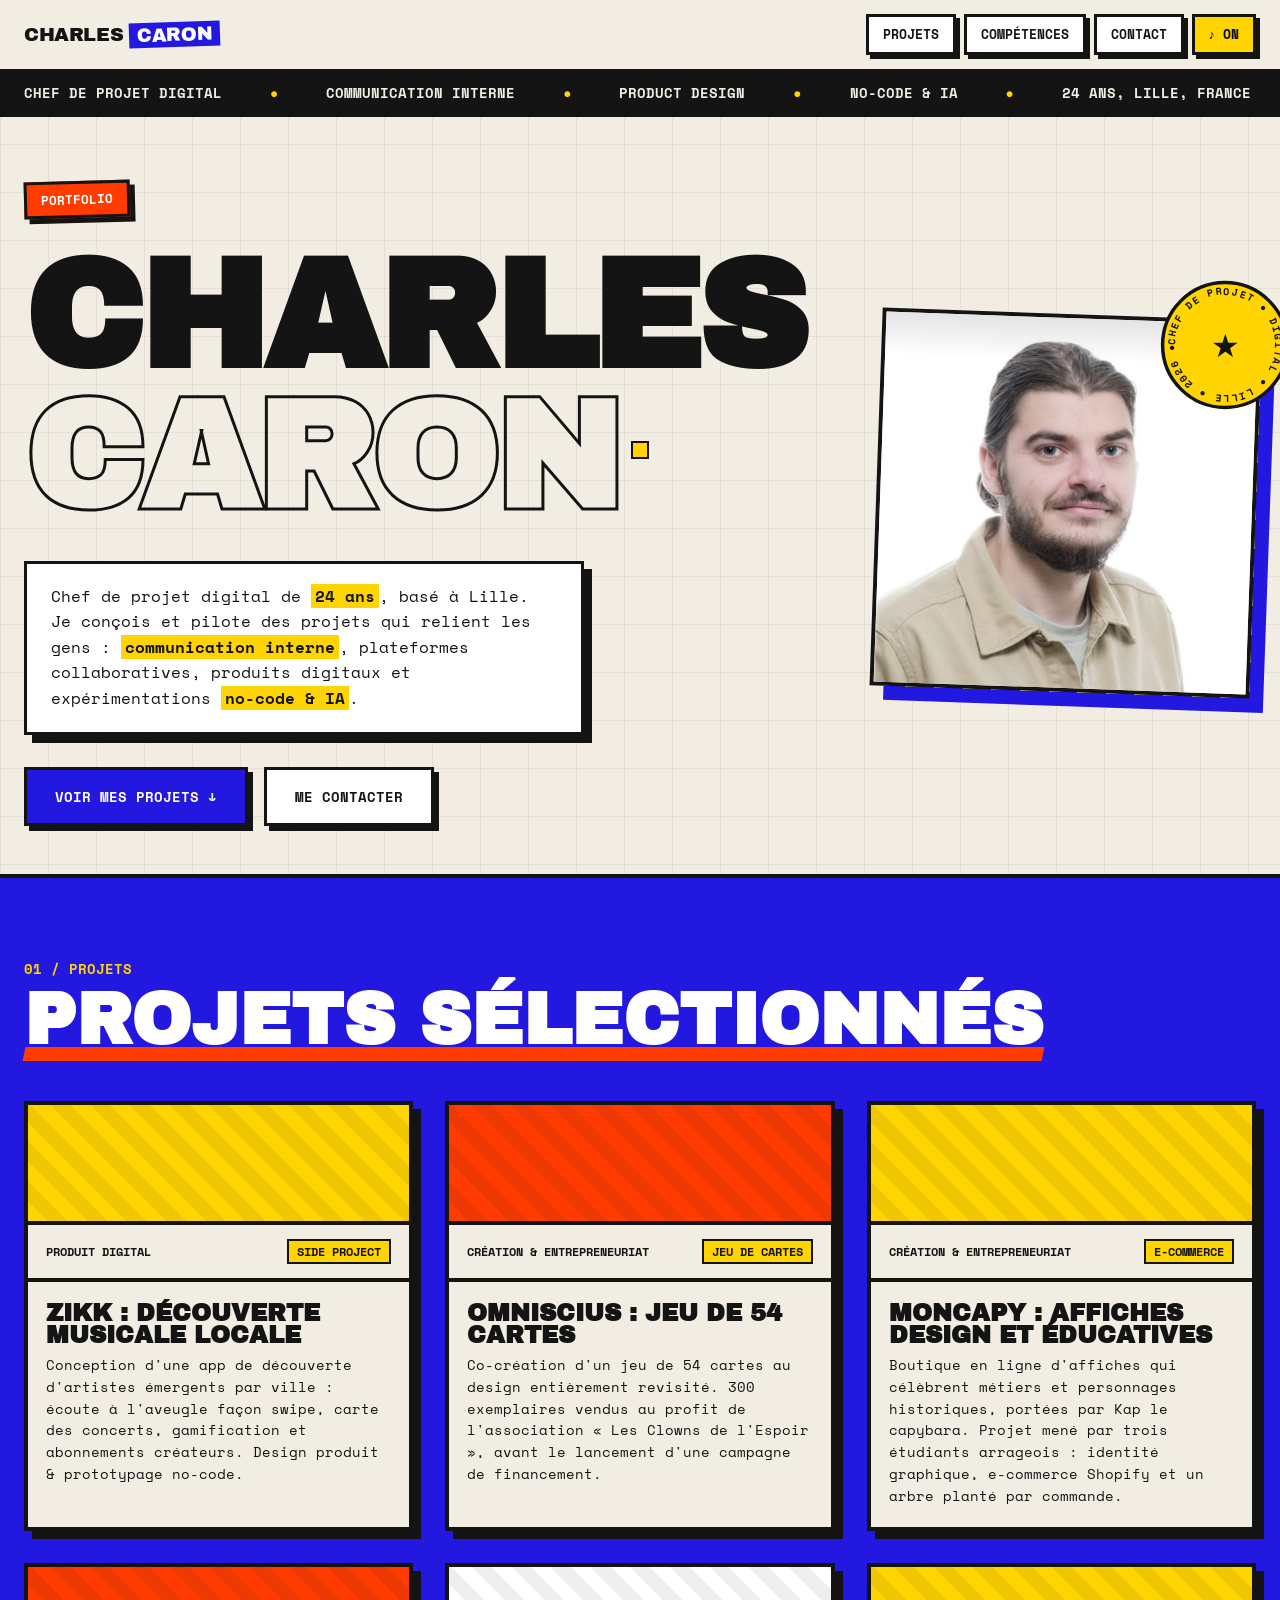
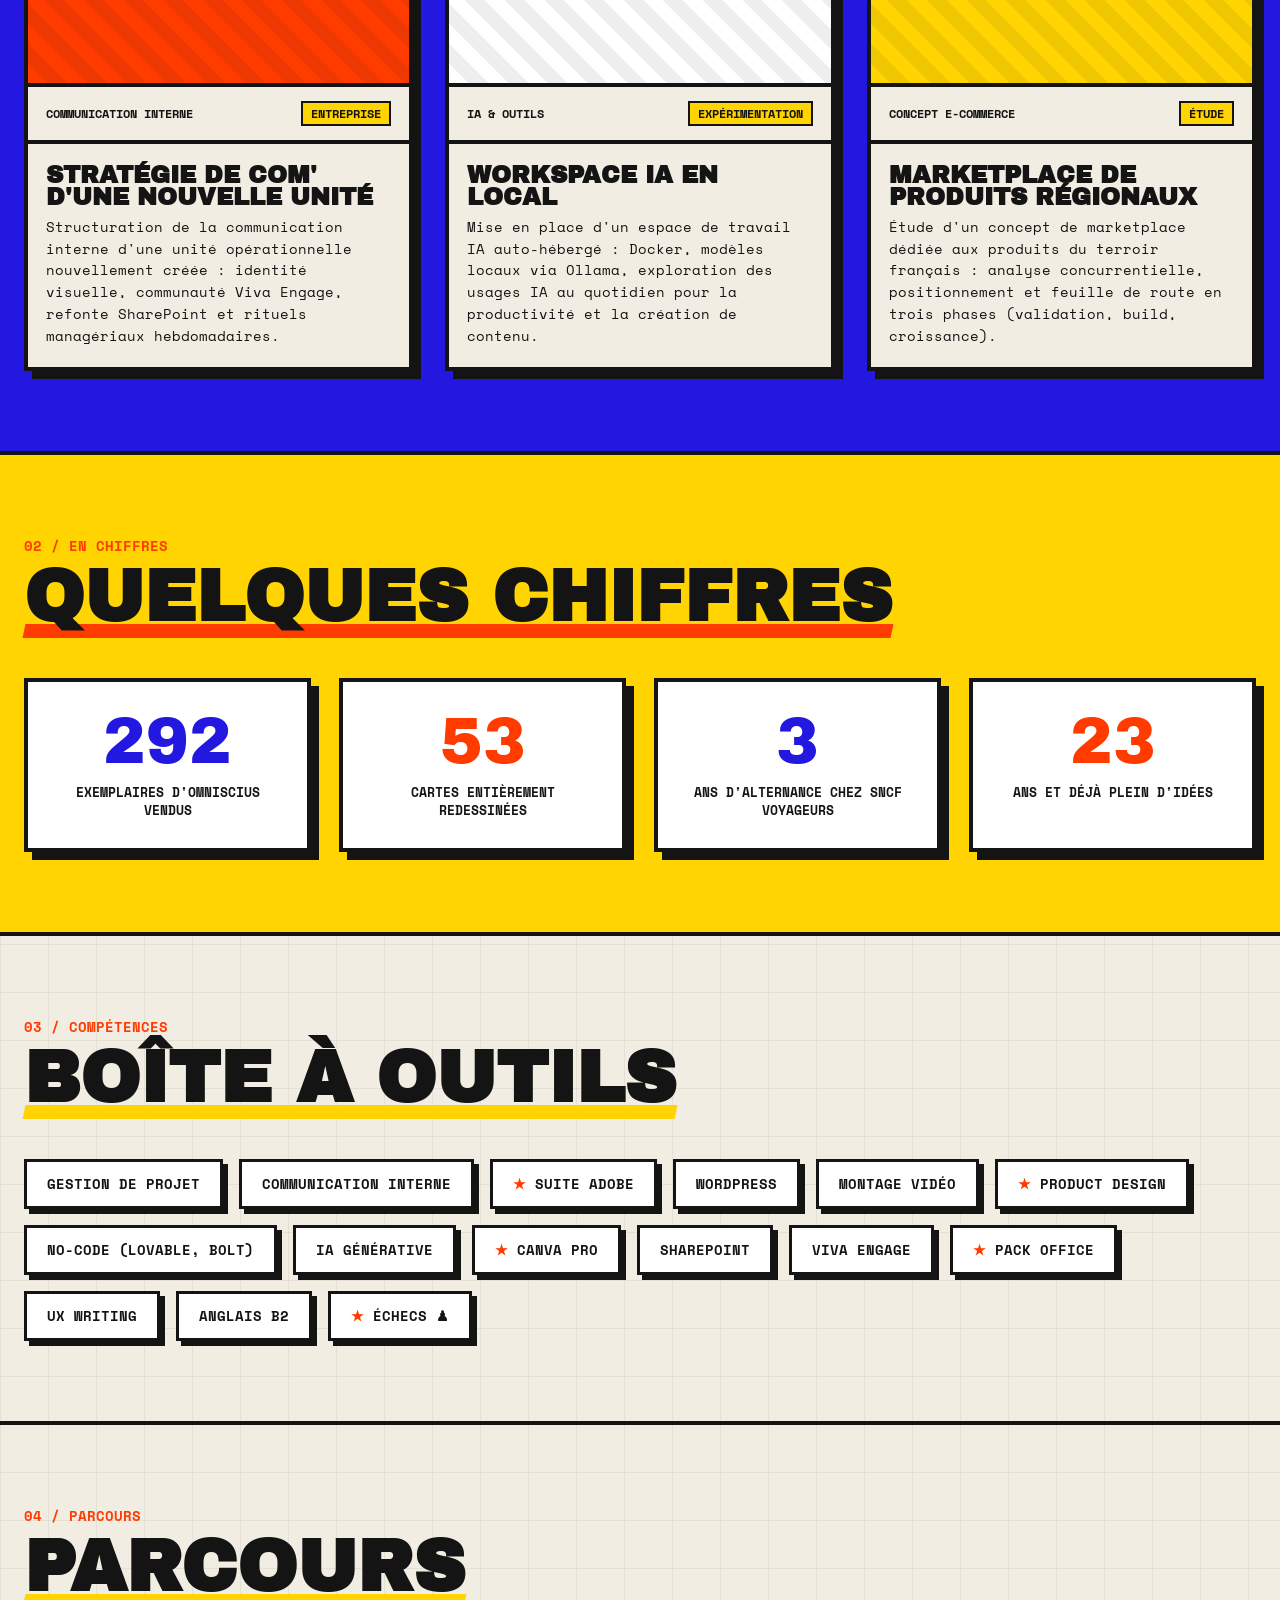
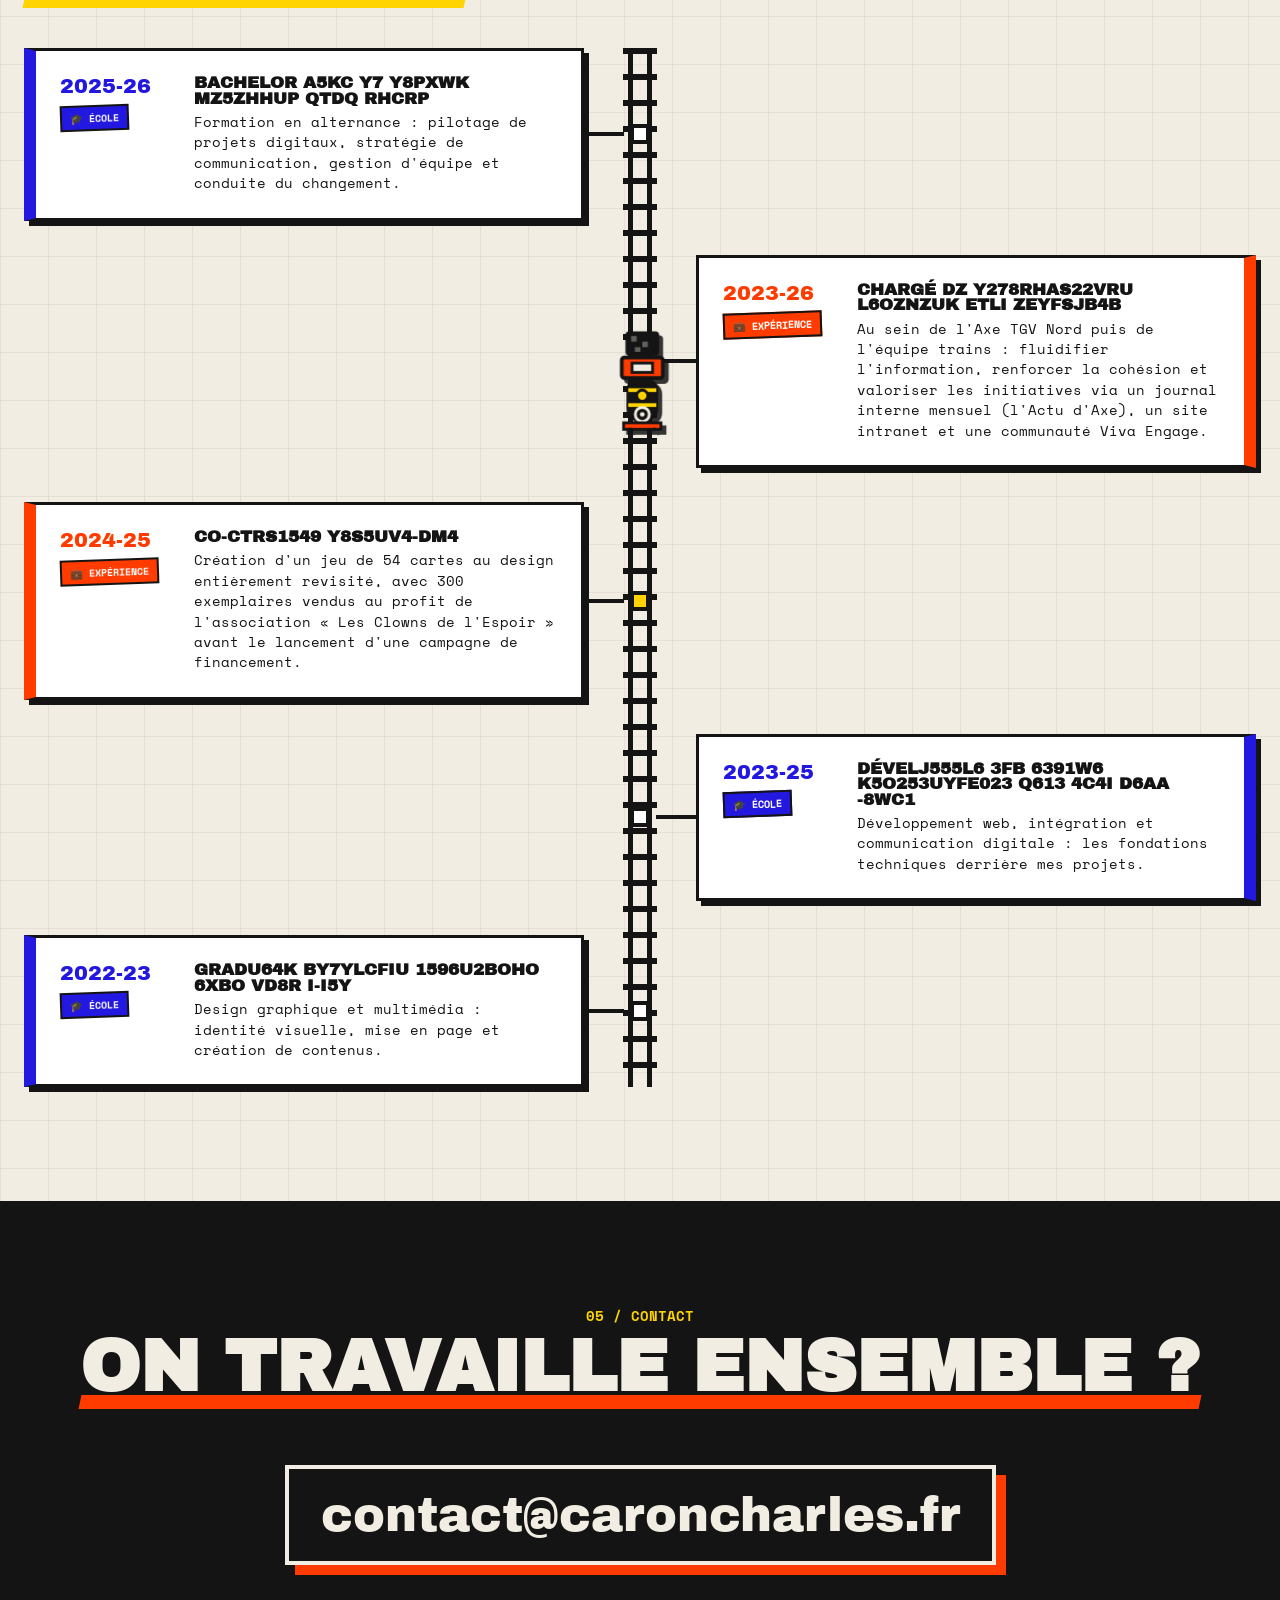
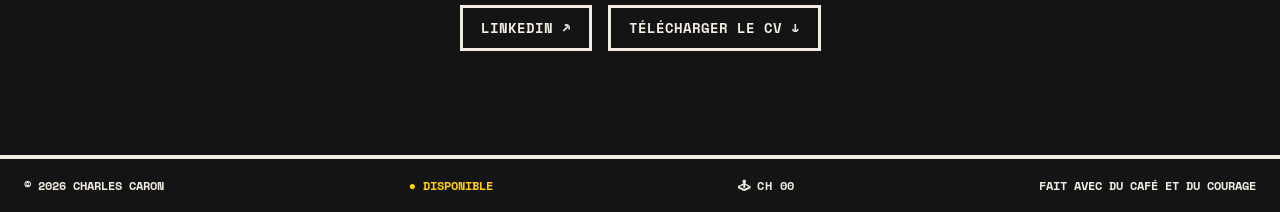
<file: index_2.html>
<!DOCTYPE html>
<html lang="fr">
<head>
<meta charset="UTF-8">
<meta name="viewport" content="width=device-width, initial-scale=1.0">
<title>CHARLES CARON, Chef de projet digital</title>
<link rel="canonical" href="https://caroncharles.fr/">
<meta name="description" content="Portfolio de Charles Caron, chef de projet digital à Lille, communication interne, product design, no-code & IA.">
<meta property="og:title" content="Charles Caron, Chef de projet digital">
<meta property="og:description" content="Portfolio brutaliste néo-rétro : projets, compétences et parcours.">
<meta property="og:url" content="https://caroncharles.fr/">
<meta property="og:type" content="website">
<meta property="og:image" content="https://caroncharles.fr/images/photo-charles.jpg">
<meta name="twitter:card" content="summary">
<link rel="icon" href="data:image/svg+xml,%3Csvg xmlns='http://www.w3.org/2000/svg' viewBox='0 0 100 100'%3E%3Crect width='100' height='100' fill='%23FFD400'/%3E%3Crect x='6' y='6' width='88' height='88' fill='none' stroke='%23141414' stroke-width='10'/%3E%3Ctext x='50' y='72' font-size='60' text-anchor='middle'%3E%E2%98%85%3C/text%3E%3C/svg%3E">
<link rel="preconnect" href="https://fonts.googleapis.com">
<link rel="preconnect" href="https://fonts.gstatic.com" crossorigin>
<link href="https://fonts.googleapis.com/css2?family=Archivo+Black&family=Space+Mono:ital,wght@0,400;0,700;1,400&display=swap" rel="stylesheet">
<style>
:root{
  --papier:#F1EDE2;
  --encre:#141414;
  --klein:#2318E0;
  --jaune:#FFD400;
  --rouge:#FF3B00;
  --blanc:#FFFFFF;
  --ombre:8px 8px 0 var(--encre);
  --ombre-sm:5px 5px 0 var(--encre);
}
*{margin:0;padding:0;box-sizing:border-box;}
::selection{background:var(--jaune);color:var(--encre);}
html{scroll-behavior:smooth;}
body{
  background:var(--papier);
  color:var(--encre);
  font-family:'Space Mono',monospace;
  overflow-x:hidden;
  cursor:none;
  background-image:
    linear-gradient(rgba(20,20,20,.06) 1px, transparent 1px),
    linear-gradient(90deg, rgba(20,20,20,.06) 1px, transparent 1px);
  background-size:48px 48px;
}
h1,h2,h3,.display{font-family:'Archivo Black',sans-serif;text-transform:uppercase;line-height:.92;}
a{color:inherit;}
img{max-width:100%;display:block;}

/* ============ CURSEUR CUSTOM ============ */
#cursor{
  position:fixed;top:0;left:0;width:18px;height:18px;
  background:var(--jaune);border:2px solid var(--encre);
  pointer-events:none;z-index:9999;
  transform:translate(-50%,-50%);
  transition:width .15s,height .15s,background .15s,border-radius .15s;
}
#cursor.hover{width:44px;height:44px;background:var(--rouge);border-radius:50%;}
#cursor.hover::after{
  content:'→';position:absolute;inset:0;display:grid;place-items:center;
  color:var(--blanc);font-family:'Space Mono',monospace;font-weight:700;font-size:18px;
}
@media (hover:none){#cursor{display:none;} body{cursor:auto;}}

/* ============ BARRE HAUTE ============ */
header{
  position:sticky;top:0;z-index:100;
  display:flex;justify-content:space-between;align-items:center;
  background:var(--papier);
  border-bottom:4px solid var(--encre);
  padding:14px 24px;
}
.logo{font-family:'Archivo Black';font-size:1.2rem;letter-spacing:-.02em;}
.logo span{background:var(--klein);color:var(--blanc);padding:2px 8px;display:inline-block;transform:rotate(-2deg);}
nav{display:flex;gap:8px;}
nav a{
  text-decoration:none;font-weight:700;font-size:.8rem;text-transform:uppercase;
  border:3px solid var(--encre);background:var(--blanc);padding:8px 14px;
  box-shadow:4px 4px 0 var(--encre);
  transition:transform .12s,box-shadow .12s,background .12s;
}
nav a:hover{transform:translate(2px,2px);box-shadow:1px 1px 0 var(--encre);background:var(--jaune);}
#son-toggle{
  font-family:'Space Mono';font-weight:700;font-size:.8rem;text-transform:uppercase;
  border:3px solid var(--encre);background:var(--jaune);padding:8px 14px;
  box-shadow:4px 4px 0 var(--encre);cursor:none;
  transition:transform .12s,box-shadow .12s,background .12s;
}
#son-toggle:hover{transform:translate(2px,2px);box-shadow:1px 1px 0 var(--encre);}
#son-toggle.coupe{background:var(--blanc);color:#8a8a8a;text-decoration:line-through;}
@media(max-width:640px){nav a:nth-child(2){display:none;}}

/* ============ TICKER ============ */
.ticker{
  background:var(--encre);color:var(--papier);
  border-bottom:4px solid var(--encre);
  overflow:hidden;white-space:nowrap;
  padding:10px 0;font-weight:700;text-transform:uppercase;font-size:.85rem;
}
.ticker-inner{display:inline-block;animation:defile 22s linear infinite;}
.ticker-inner span{margin:0 24px;}
.ticker-inner .dot{color:var(--jaune);}
@keyframes defile{from{transform:translateX(0);}to{transform:translateX(-50%);}}

/* ============ HERO ============ */
.hero{
  min-height:82vh;display:flex;flex-direction:column;justify-content:center;
  padding:64px 24px 48px;position:relative;border-bottom:4px solid var(--encre);
}
.hero .eyebrow{
  display:inline-block;background:var(--rouge);color:var(--blanc);
  border:3px solid var(--encre);box-shadow:var(--ombre-sm);
  padding:6px 14px;font-weight:700;text-transform:uppercase;font-size:.8rem;
  width:max-content;transform:rotate(-1.5deg);margin-bottom:28px;
}
.hero h1{
  font-size:clamp(3rem,12vw,10rem);
  letter-spacing:-.03em;
}
.hero h1 .ligne{display:block;overflow:hidden;}
.hero h1 .lettre{
  display:inline-block;
  transform:translateY(110%);
  animation:monte .6s cubic-bezier(.2,.9,.3,1.1) forwards;
  transition:transform .18s,color .18s;
}
.hero h1 .lettre:hover{transform:translateY(-8%) rotate(-4deg);color:var(--klein);}
.hero h1 .ligne:nth-child(2) .lettre{color:transparent;-webkit-text-stroke:3px var(--encre);}
.hero h1 .ligne:nth-child(2) .lettre:hover{color:var(--jaune);-webkit-text-stroke:3px var(--encre);}
@keyframes monte{to{transform:translateY(0);}}
.hero .sous{
  margin-top:32px;max-width:560px;font-size:1rem;line-height:1.6;
  background:var(--blanc);border:3px solid var(--encre);box-shadow:var(--ombre);
  padding:20px 24px;
}
.hero .sous strong{background:var(--jaune);padding:0 4px;}
.hero .cta-row{display:flex;gap:16px;margin-top:32px;flex-wrap:wrap;}
.btn{
  font-family:'Space Mono';font-weight:700;text-transform:uppercase;font-size:.9rem;
  text-decoration:none;padding:16px 28px;border:3px solid var(--encre);
  box-shadow:var(--ombre-sm);display:inline-block;
  transition:transform .12s,box-shadow .12s;
}
.btn:hover{transform:translate(3px,3px);box-shadow:1px 1px 0 var(--encre);}
.btn-plein{background:var(--klein);color:var(--blanc);}
.btn-vide{background:var(--blanc);}

/* badge rotatif */
.badge{
  position:absolute;right:6vw;top:16vh;width:150px;height:150px;
  animation:tourne 14s linear infinite;
}
.badge svg{width:100%;height:100%;overflow:visible;}
.badge text{font-family:'Space Mono';font-weight:700;font-size:11.5px;letter-spacing:2px;fill:var(--encre);text-transform:uppercase;}
.badge .centre{
  position:absolute;inset:0;display:grid;place-items:center;
  font-size:2.4rem;animation:tourne 14s linear infinite reverse;
}
@keyframes tourne{to{transform:rotate(360deg);}}
@media(max-width:900px){.hero-photo .badge{width:100px;height:100px;right:-20px;top:-20px;}}

/* ============ SECTIONS ============ */
section{padding:80px 24px;border-bottom:4px solid var(--encre);}
.titre-section{
  font-size:clamp(2rem,6vw,4.5rem);margin-bottom:48px;position:relative;
  display:inline-block;
}
.titre-section::after{
  content:'';position:absolute;left:0;bottom:-8px;height:14px;width:100%;
  background:var(--jaune);z-index:-1;transform:skewX(-12deg);
}
.num{font-size:.9rem;font-weight:700;color:var(--rouge);display:block;margin-bottom:8px;font-family:'Space Mono';}

/* ============ PROJETS ============ */
.projets{background:var(--klein);}
.projets .titre-section{color:var(--blanc);}
.projets .titre-section::after{background:var(--rouge);}
.projets .num{color:var(--jaune);}
.grille{
  display:grid;grid-template-columns:repeat(auto-fit,minmax(290px,1fr));gap:32px;
}
.carte{
  background:var(--papier);border:4px solid var(--encre);
  box-shadow:var(--ombre);padding:0;
  transition:transform .18s,box-shadow .18s;
  opacity:0;transform:translateY(40px);
}
.carte.visible{animation:apparait .55s cubic-bezier(.2,.9,.3,1.1) forwards;}
@keyframes apparait{to{opacity:1;transform:translateY(0);}}
.carte:hover{transform:translate(-4px,-4px) rotate(-.6deg);box-shadow:14px 14px 0 var(--encre);}
.carte-tete{
  border-bottom:4px solid var(--encre);padding:14px 18px;
  display:flex;justify-content:space-between;align-items:center;
  font-weight:700;font-size:.75rem;text-transform:uppercase;
}
.carte-tete .tag{border:2px solid var(--encre);padding:2px 8px;background:var(--jaune);}
.carte h3{font-size:1.5rem;padding:20px 18px 8px;}
.carte p{padding:0 18px 20px;font-size:.88rem;line-height:1.55;}
.carte .visuel{
  height:120px;border-bottom:4px solid var(--encre);
  display:grid;place-items:center;font-size:3rem;
  overflow:hidden;position:relative;
}
.carte .visuel::before{
  content:'';position:absolute;inset:0;
  background:repeating-linear-gradient(45deg,transparent 0 14px,rgba(20,20,20,.07) 14px 28px);
}
.visuel.jaune{background:var(--jaune);}
.visuel.rouge{background:var(--rouge);}
.visuel.blanc{background:var(--blanc);}

/* ============ COMPETENCES ============ */
.competences .grille-comp{display:flex;flex-wrap:wrap;gap:16px;}
.pastille{
  border:3px solid var(--encre);background:var(--blanc);
  padding:12px 20px;font-weight:700;text-transform:uppercase;font-size:.85rem;
  box-shadow:var(--ombre-sm);
  transition:transform .15s,background .15s,box-shadow .15s;
}
.pastille:hover{
  transform:translate(2px,2px) rotate(-1.5deg);
  box-shadow:1px 1px 0 var(--encre);
}
.pastille:nth-child(3n)::before{content:'★ ';color:var(--rouge);}
.pastille:hover:nth-child(odd){background:var(--jaune);}
.pastille:hover:nth-child(even){background:var(--klein);color:var(--blanc);}

/* ============ PARCOURS ============ */
.parcours-item{
  display:grid;grid-template-columns:120px 1fr;gap:24px;
  border:3px solid var(--encre);background:var(--blanc);
  box-shadow:var(--ombre-sm);padding:24px;margin-bottom:20px;max-width:820px;
  transition:transform .15s;
  border-left:12px solid var(--klein);
  opacity:0;transform:translateX(-50px);
}
.parcours-item.visible{animation:glisse .55s cubic-bezier(.2,.9,.3,1.1) forwards;}
@keyframes glisse{to{opacity:1;transform:translateX(0);}}
.parcours-item:hover{transform:translateX(8px);}
.parcours-item.travail{border-left-color:var(--rouge);}
.parcours-item .annee{
  font-family:'Archivo Black';font-size:1.3rem;color:var(--klein);
}
.parcours-item.travail .annee{color:var(--rouge);}
.type-badge{
  display:inline-block;margin-top:8px;
  border:2px solid var(--encre);padding:3px 8px;
  font-size:.65rem;font-weight:700;text-transform:uppercase;
  background:var(--klein);color:var(--blanc);
  transform:rotate(-2deg);
}
.parcours-item.travail .type-badge{background:var(--rouge);}
.parcours-item h3{font-size:1.05rem;margin-bottom:6px;}
.parcours-item p{font-size:.85rem;line-height:1.5;}
@media(max-width:560px){.parcours-item{grid-template-columns:1fr;gap:8px;}}

/* ============ PARCOURS : LIGNE DE TRAIN ============ */
.voie-wrap{position:relative;max-width:906px;padding-left:86px;}
.voie{position:absolute;left:16px;top:0;bottom:0;width:34px;}
.voie::before{
  content:'';position:absolute;inset:0;
  background:
    linear-gradient(90deg,transparent 16%,var(--encre) 16% 28%,transparent 28% 72%,var(--encre) 72% 84%,transparent 84%),
    repeating-linear-gradient(180deg,var(--encre) 0 6px,transparent 6px 26px);
}
.gare-node{
  position:absolute;left:50%;width:20px;height:20px;margin-left:-10px;
  background:var(--blanc);border:4px solid var(--encre);z-index:2;
}
.gare-node.travail{background:var(--rouge);}
.gare-node.desservie{background:var(--jaune);}
.gare-node.flash{animation:gare-flash .45s steps(2) 3;}
@keyframes gare-flash{50%{background:var(--jaune);box-shadow:0 0 0 6px rgba(255,212,0,.55);}}
#train{
  position:absolute;left:50%;top:0;width:56px;height:104px;margin-left:-28px;
  z-index:3;cursor:pointer;will-change:transform;
  filter:drop-shadow(4px 4px 0 rgba(20,20,20,.85));
}
.fumee{
  position:absolute;left:50%;z-index:4;width:16px;height:16px;margin-left:-8px;
  background:var(--blanc);border:3px solid var(--encre);border-radius:50%;
  pointer-events:none;opacity:.9;
  animation:fumee-monte 1.3s ease-out forwards;
}
@keyframes fumee-monte{
  to{transform:translate(var(--dx,10px),var(--dy,-70px)) scale(2.6);opacity:0;}
}
#toast-train{
  position:fixed;left:50%;bottom:26px;transform:translate(-50%,220%);
  background:var(--encre);color:var(--jaune);border:3px solid var(--jaune);
  padding:12px 20px;max-width:min(92vw,540px);
  font-size:.8rem;font-weight:700;z-index:1200;
  transition:transform .35s cubic-bezier(.2,.9,.3,1.2);
}
#toast-train.visible{transform:translate(-50%,0);}
@media(max-width:560px){
  .voie-wrap{padding-left:54px;}
  .voie{left:2px;width:28px;}
  #train{width:44px;height:82px;margin-left:-22px;}
}

/* Desktop : voie au centre, etapes en zigzag sur toute la largeur */
@media(min-width:761px){
  .voie-wrap{padding-left:0;max-width:1500px;margin:0 auto;}
  .voie{left:50%;margin-left:-17px;}
  .parcours-item{
    position:relative;width:calc(50% - 56px);max-width:none;
    grid-template-columns:110px 1fr;margin-bottom:34px;
  }
  .parcours-item.gauche{margin-right:auto;}
  .parcours-item.droite{
    margin-left:auto;transform:translateX(50px);
    border-left:3px solid var(--encre);border-right:12px solid var(--klein);
  }
  .parcours-item.droite.travail{border-right-color:var(--rouge);}
  .parcours-item.gauche::after,.parcours-item.droite::after{
    content:'';position:absolute;top:50%;width:40px;height:4px;
    background:var(--encre);margin-top:-2px;
  }
  .parcours-item.gauche::after{right:-43px;}
  .parcours-item.droite::after{left:-43px;}
}

/* ============ CONTACT ============ */
.contact{background:var(--encre);color:var(--papier);text-align:center;padding:100px 24px;}
.contact .titre-section{color:var(--papier);}
.contact .titre-section::after{background:var(--rouge);}
.contact .mail{
  display:inline-block;font-family:'Archivo Black';
  font-size:clamp(1.2rem,4.5vw,3rem);color:var(--papier);
  text-decoration:none;border:4px solid var(--papier);
  padding:20px 32px;margin-top:16px;box-shadow:10px 10px 0 var(--rouge);
  transition:transform .15s,box-shadow .15s,background .15s,color .15s;
  word-break:break-all;
}
.contact .mail:hover{
  transform:translate(5px,5px);box-shadow:2px 2px 0 var(--rouge);
  background:var(--jaune);color:var(--encre);border-color:var(--encre);
}
.contact .reseaux{margin-top:40px;display:flex;justify-content:center;gap:16px;flex-wrap:wrap;}
.contact .reseaux a{
  text-decoration:none;font-weight:700;text-transform:uppercase;font-size:.85rem;
  border:3px solid var(--papier);padding:10px 18px;
  transition:background .15s,color .15s,transform .15s;
}
.contact .reseaux a:hover{background:var(--papier);color:var(--encre);transform:rotate(-2deg);}

/* ============ FOOTER ============ */
footer{
  background:var(--encre);color:var(--papier);
  display:flex;justify-content:space-between;flex-wrap:wrap;gap:12px;
  padding:18px 24px;font-size:.75rem;text-transform:uppercase;font-weight:700;
  border-top:4px solid var(--papier);
}
footer .clign{animation:clignote 1.2s steps(2) infinite;color:var(--jaune);}
@keyframes clignote{50%{opacity:0;}}

/* ============ FENÊTRE TV CATHODIQUE ============ */
.tv-overlay{
  position:fixed;inset:0;z-index:500;
  background:rgba(10,10,10,.82);
  display:none;place-items:center;padding:20px;
}
.tv-overlay.ouvert{display:grid;}
.tv{
  width:min(760px,100%);
  background:var(--encre);
  border:6px solid var(--encre);
  box-shadow:0 0 0 4px var(--papier),18px 18px 0 rgba(0,0,0,.5);
  position:relative;
  padding:22px 22px 16px;
  transform-origin:center;
}
.tv.allume{animation:tv-on .55s cubic-bezier(.23,1,.32,1) forwards;}
.tv.eteint{animation:tv-off .4s cubic-bezier(.7,0,.84,0) forwards;}
@keyframes tv-on{
  0%{transform:scale(0,.004);opacity:1;}
  35%{transform:scale(1,.004);}
  60%{transform:scale(1,.02);}
  100%{transform:scale(1,1);}
}
@keyframes tv-off{
  0%{transform:scale(1,1);}
  45%{transform:scale(1,.01);}
  75%{transform:scale(.4,.004);}
  100%{transform:scale(0,.002);opacity:0;}
}
.tv-barre{
  display:flex;justify-content:space-between;align-items:center;
  color:var(--papier);font-weight:700;font-size:.75rem;text-transform:uppercase;
  margin-bottom:14px;
}
.tv-barre .canal{color:var(--jaune);animation:clignote 1.6s steps(2) infinite;}
.tv-fermer{
  background:var(--rouge);color:var(--blanc);border:3px solid var(--papier);
  font-family:'Space Mono';font-weight:700;font-size:.8rem;text-transform:uppercase;
  padding:6px 12px;cursor:none;box-shadow:3px 3px 0 rgba(0,0,0,.5);
  transition:transform .12s,box-shadow .12s;
}
.tv-fermer:hover{transform:translate(2px,2px);box-shadow:1px 1px 0 rgba(0,0,0,.5);}
.tv-zap{display:flex;gap:8px;align-items:center;}
.tv-canal-btn{
  background:var(--encre);color:var(--papier);border:2px solid var(--papier);
  font-family:'Space Mono';font-weight:700;font-size:.75rem;text-transform:uppercase;
  padding:5px 10px;cursor:none;
  transition:background .12s,color .12s,transform .12s;
}
.tv-canal-btn:hover{background:var(--jaune);color:var(--encre);transform:translateY(1px);}
/* neige de changement de chaîne */
.tv-statique{
  position:absolute;inset:0;z-index:7;pointer-events:none;
  opacity:0;
  background:
    repeating-linear-gradient(0deg,#0a0a0a 0 1px,#5a5a5a 1px 2px,#1c1c1c 2px 3px,#777 3px 4px,#2e2e2e 4px 5px),
    repeating-linear-gradient(90deg,rgba(255,255,255,.06) 0 2px,transparent 2px 5px);
}
.tv-statique.actif{opacity:1;animation:neige .07s steps(2) infinite;}
@keyframes neige{
  0%{background-position:0 0,0 0;}
  50%{background-position:0 -7px,4px 0;}
  100%{background-position:0 5px,-3px 0;}
}
.tv-ecran{
  position:relative;background:var(--papier);
  border:4px solid #000;overflow:hidden;
}
/* flash d'allumage */
.tv.allume .tv-ecran::after{
  content:'';position:absolute;inset:0;background:#fff;
  animation:flash .5s ease-out .3s forwards;pointer-events:none;z-index:6;
}
@keyframes flash{from{opacity:.95;}to{opacity:0;}}
/* scanlines fixes */
.tv-scanlines{
  position:absolute;inset:0;pointer-events:none;z-index:4;
  background:repeating-linear-gradient(0deg,rgba(0,0,0,.13) 0 2px,transparent 2px 4px);
  mix-blend-mode:multiply;
}
/* barre de balayage qui descend */
.tv-balayage{
  position:absolute;left:0;right:0;height:70px;pointer-events:none;z-index:5;
  background:linear-gradient(180deg,transparent,rgba(255,255,255,.22),transparent);
  animation:balaye 4.5s linear infinite;
}
@keyframes balaye{from{top:-80px;}to{top:100%;}}
/* vignettage des coins */
.tv-vignette{
  position:absolute;inset:0;pointer-events:none;z-index:3;
  box-shadow:inset 0 0 90px rgba(0,0,0,.35);
}
/* scintillement du contenu */
.tv-contenu{position:relative;z-index:1;animation:scintille 3.5s steps(12) infinite;}
@keyframes scintille{
  0%,100%{opacity:1;}
  92%{opacity:1;}
  94%{opacity:.88;}
  96%{opacity:1;}
  98%{opacity:.93;}
}
.tv-contenu .visuel{
  height:150px;border-bottom:4px solid var(--encre);
  display:grid;place-items:center;font-size:4.2rem;position:relative;
}
.tv-contenu .visuel::before{
  content:'';position:absolute;inset:0;
  background:repeating-linear-gradient(45deg,transparent 0 14px,rgba(20,20,20,.07) 14px 28px);
}
.tv-contenu .tv-meta{
  display:flex;justify-content:space-between;align-items:center;
  border-bottom:3px solid var(--encre);padding:12px 20px;
  font-weight:700;font-size:.75rem;text-transform:uppercase;
}
.tv-contenu .tv-meta .tag{border:2px solid var(--encre);padding:2px 8px;background:var(--jaune);}
.tv-contenu h3{font-size:clamp(1.4rem,4vw,2.2rem);padding:22px 20px 10px;}
.tv-contenu p{padding:0 20px 22px;font-size:.95rem;line-height:1.6;}
.tv-contenu .tv-actions{padding:0 20px 24px;}
.tv-contenu .btn-projet{
  display:inline-block;background:var(--klein);color:var(--blanc);
  border:3px solid var(--encre);box-shadow:var(--ombre-sm);
  font-weight:700;text-transform:uppercase;font-size:.9rem;
  text-decoration:none;padding:14px 24px;
  transition:transform .12s,box-shadow .12s;
}
.tv-contenu .btn-projet:hover{transform:translate(3px,3px);box-shadow:1px 1px 0 var(--encre);}
.carte{cursor:none;}

/* ============ MIRE TV AU CHARGEMENT ============ */
#mire{
  position:fixed;inset:0;z-index:2000;display:flex;flex-direction:column;
  background:var(--encre);
}
#mire.fin{animation:mire-off .45s cubic-bezier(.7,0,.84,0) forwards;}
@keyframes mire-off{
  0%{transform:scaleY(1);opacity:1;}
  60%{transform:scaleY(.006);opacity:1;}
  100%{transform:scaleY(.002);opacity:0;}
}
.mire-barres{flex:1;display:flex;animation:mire-jitter .12s steps(2) infinite;}
.mire-barres div{flex:1;}
@keyframes mire-jitter{50%{transform:translateX(1px);}}
.mire-b1{background:#F1EDE2;}.mire-b2{background:#FFD400;}
.mire-b3{background:#2318E0;}.mire-b4{background:#FF3B00;}
.mire-b5{background:#8a8a8a;}.mire-b6{background:#3a3a3a;}
.mire-b7{background:#141414;}
.mire-info{
  height:64px;display:flex;align-items:center;justify-content:space-between;
  padding:0 24px;color:var(--papier);
  font-family:'Space Mono';font-weight:700;font-size:.8rem;text-transform:uppercase;
  border-top:4px solid var(--papier);
}
.mire-info .clign{animation:clignote .8s steps(2) infinite;color:var(--jaune);}

/* ============ PHOTO DU HERO ============ */
.hero-inner{display:flex;gap:56px;align-items:center;}
.hero-texte{flex:1.25;min-width:0;}
.hero-photo{flex:.75;position:relative;max-width:380px;}
.hero-photo img{
  width:100%;border:4px solid var(--encre);
  box-shadow:14px 14px 0 var(--klein);
  transform:rotate(2deg);
  transition:transform .25s cubic-bezier(.2,.9,.3,1.3),box-shadow .25s;
}
.hero-photo img:hover{transform:rotate(0) scale(1.02);box-shadow:8px 8px 0 var(--rouge);}
@media(max-width:900px){
  .hero-inner{flex-direction:column;align-items:flex-start;}
  .hero-photo{max-width:240px;margin-top:36px;}
}

/* badge : repositionné sur le coin de la photo */
.hero-photo .badge{position:absolute;right:-34px;top:-34px;width:130px;height:130px;}
.hero-photo .badge .centre{font-size:2rem;}

/* ============ STATS / COMPTEURS ============ */
.stats{background:var(--jaune);}
.stats .titre-section::after{background:var(--rouge);}
.grille-stats{
  display:grid;grid-template-columns:repeat(auto-fit,minmax(200px,1fr));gap:28px;
}
.stat{
  background:var(--blanc);border:4px solid var(--encre);box-shadow:var(--ombre);
  padding:28px 20px;text-align:center;
  transition:transform .15s;
}
.stat:hover{transform:rotate(-1.5deg);}
.stat .stat-num{
  font-family:'Archivo Black';font-size:clamp(2.6rem,6vw,4rem);line-height:1;
  color:var(--klein);display:block;
}
.stat:nth-child(2n) .stat-num{color:var(--rouge);}
.stat p{margin-top:10px;font-size:.8rem;font-weight:700;text-transform:uppercase;line-height:1.4;}

/* ============ EASTER EGG : MODE RÉTRO N&B ============ */
html.retro{filter:grayscale(1) contrast(1.12);}
#retro-scan{
  position:fixed;inset:0;z-index:1500;pointer-events:none;display:none;
  background:repeating-linear-gradient(0deg,rgba(0,0,0,.16) 0 2px,transparent 2px 4px);
}
#retro-scan.actif{display:block;animation:retro-roule .3s linear infinite;}
@keyframes retro-roule{from{background-position:0 0;}to{background-position:0 8px;}}
.badge{cursor:none;}
.badge:active{transform:scale(.94);}

/* ============ CHAÎNE SECRÈTE : ARCADE ============ */
#tv-arcade{position:relative;background:#0d0d0d;}
.arcade-tete{
  display:flex;justify-content:space-between;align-items:center;
  padding:10px 16px;border-bottom:3px solid var(--jaune);
  color:var(--jaune);font-weight:700;font-size:.75rem;text-transform:uppercase;
}
#arcade-canvas{display:block;width:100%;touch-action:none;cursor:none;}
.arcade-msg{
  position:absolute;left:0;right:0;top:44px;bottom:0;
  display:grid;place-items:center;text-align:center;padding:20px;
  color:var(--jaune);font-weight:700;font-size:.95rem;text-transform:uppercase;
  animation:clignote 1s steps(2) infinite;pointer-events:none;
  text-shadow:2px 2px 0 var(--rouge);
}
.arcade-msg.cache{display:none;}

/* ============ CHAÎNE SECRÈTE : CH 64 ÉCHECS ============ */
.pastille-echecs::after{content:' ♟';}
#tv-echecs{position:relative;background:var(--papier);padding:14px 14px 18px;}
.echecs-tete{
  display:flex;justify-content:space-between;align-items:center;gap:10px;
  background:var(--encre);color:var(--papier);
  font-weight:700;font-size:.72rem;text-transform:uppercase;
  padding:10px 14px;margin:-14px -14px 14px;
}
.echecs-tete #echecs-statut{color:var(--jaune);text-align:right;}
.echecs-plateau{
  display:grid;grid-template-columns:repeat(8,1fr);grid-template-rows:repeat(8,1fr);
  width:min(100%,380px);margin:0 auto;aspect-ratio:1/1;
  border:4px solid var(--encre);box-shadow:var(--ombre-sm);
  background:var(--blanc);user-select:none;
}
.case{position:relative;display:grid;place-items:center;line-height:1;
  min-width:0;min-height:0;overflow:hidden;
  font-size:clamp(1.15rem,5vw,1.8rem);}
.case.sombre{background:#d9d1b6;}
.case .piece-blanc{color:var(--blanc);
  text-shadow:-1.5px -1.5px 0 var(--encre),1.5px -1.5px 0 var(--encre),
  -1.5px 1.5px 0 var(--encre),1.5px 1.5px 0 var(--encre);}
.case .piece-noir{color:var(--encre);}
.case.sel{background:var(--klein);}
.case.dernier{box-shadow:inset 0 0 0 3px var(--jaune);}
.case.cible::after{content:'';position:absolute;width:26%;height:26%;
  background:var(--jaune);border:2px solid var(--encre);border-radius:50%;}
.case.prise{box-shadow:inset 0 0 0 3px var(--rouge);}
.case.roi-echec{background:var(--rouge);}
.echecs-pied{display:flex;justify-content:space-between;align-items:center;
  width:min(100%,380px);margin:12px auto 0;
  font-weight:700;font-size:.75rem;text-transform:uppercase;}
.echecs-btn{
  background:var(--encre);color:var(--papier);border:2px solid var(--encre);
  font-family:'Space Mono';font-weight:700;font-size:.72rem;text-transform:uppercase;
  padding:6px 12px;cursor:none;transition:background .12s,color .12s,transform .12s;
}
.echecs-btn:hover{background:var(--jaune);color:var(--encre);transform:translateY(1px);}
.footer-arcade{
  background:none;border:none;color:var(--papier);
  font-family:'Space Mono';font-weight:700;font-size:.75rem;text-transform:uppercase;
  cursor:none;padding:0;letter-spacing:.03em;
  transition:color .15s,transform .15s;
}
.footer-arcade:hover{color:var(--jaune);transform:rotate(-2deg);}

/* ============ ANIMATION : RÉVÉLATION DES TITRES ============ */
.titre-section{opacity:0;transform:translateY(26px) rotate(-1deg);
  transition:opacity .5s ease,transform .5s cubic-bezier(.2,.9,.3,1.1);}
.titre-section::after{transform:skewX(-12deg) scaleX(0);transform-origin:left;
  transition:transform .55s cubic-bezier(.2,.9,.3,1) .25s;}
.titre-section.vu{opacity:1;transform:translateY(0) rotate(0);}
.titre-section.vu::after{transform:skewX(-12deg) scaleX(1);}

/* ============ ANIMATION : VAGUE SUR LE NOM ============ */
.hero h1 .lettre.vague{transform:translateY(-10%) rotate(-3deg);color:var(--rouge);}
.hero h1 .ligne:nth-child(2) .lettre.vague{color:var(--rouge);-webkit-text-stroke:3px var(--encre);}

/* accessibilité : mouvement réduit */
@media (prefers-reduced-motion: reduce){
  *,*::before,*::after{animation-duration:.01ms!important;animation-iteration-count:1!important;transition-duration:.01ms!important;}
  .hero h1 .lettre{transform:none;}
  .carte{opacity:1;transform:none;}
  .parcours-item{opacity:1;transform:none;}
  .titre-section{opacity:1;transform:none;}
  .titre-section::after{transform:skewX(-12deg) scaleX(1);}
  #mire{display:none;}
  .mire-barres,#retro-scan.actif{animation:none;}
  .tv.allume,.tv.eteint{animation:none;}
  .tv-balayage,.tv.allume .tv-ecran::after,.tv-statique{display:none;}
  body{cursor:auto;}
  #cursor{display:none;}
}
a:focus-visible,.btn:focus-visible{outline:4px solid var(--rouge);outline-offset:3px;}
</style>
</head>
<body>

<div id="cursor" aria-hidden="true"></div>

<!-- Mire TV de chargement -->
<div id="mire" aria-hidden="true">
  <div class="mire-barres">
    <div class="mire-b1"></div><div class="mire-b2"></div><div class="mire-b3"></div>
    <div class="mire-b4"></div><div class="mire-b5"></div><div class="mire-b6"></div>
    <div class="mire-b7"></div>
  </div>
  <div class="mire-info">
    <span>◉ CARON·TV</span>
    <span class="clign">● Veuillez patienter…</span>
    <span>CH 00</span>
  </div>
</div>

<!-- Overlay de l'easter egg rétro -->
<div id="retro-scan" aria-hidden="true"></div>

<header>
  <div class="logo">CHARLES <span>CARON</span></div>
  <nav>
    <a href="#projets">Projets</a>
    <a href="#competences">Compétences</a>
    <a href="#contact">Contact</a>
    <button id="son-toggle" aria-pressed="true" aria-label="Activer ou couper le son">♪ ON</button>
  </nav>
</header>

<div class="ticker" aria-hidden="true">
  <div class="ticker-inner" id="ticker"></div>
</div>

<section class="hero" id="haut">
  <div class="hero-inner">
    <div class="hero-texte">
      <span class="eyebrow" id="eyebrow"></span>
      <h1 id="nom" aria-label="Charles Caron">
        <span class="ligne"></span>
        <span class="ligne"></span>
      </h1>
      <p class="sous" id="intro"></p>
      <div class="cta-row">
        <a class="btn btn-plein" href="#projets">Voir mes projets ↓</a>
        <a class="btn btn-vide" href="#contact">Me contacter</a>
      </div>
    </div>
    <div class="hero-photo" id="hero-photo" style="display:none;">
      <img id="photo" src="" alt="Portrait de Charles Caron">
      <div class="badge" id="badge" role="button" tabindex="0" aria-label="Surprise !">
        <svg viewBox="0 0 150 150">
          <defs>
            <path id="cercle" d="M75,75 m-58,0 a58,58 0 1,1 116,0 a58,58 0 1,1 -116,0"/>
          </defs>
          <circle cx="75" cy="75" r="72" fill="var(--jaune)" stroke="var(--encre)" stroke-width="4"/>
          <text><textPath href="#cercle" id="badge-texte"></textPath></text>
        </svg>
        <div class="centre" id="badge-centre">★</div>
      </div>
    </div>
  </div>
</section>

<section class="projets" id="projets">
  <span class="num">01 / PROJETS</span>
  <h2 class="titre-section">Projets sélectionnés</h2>
  <div class="grille" id="grille-projets"></div>
</section>

<section class="stats" id="chiffres">
  <span class="num">02 / EN CHIFFRES</span>
  <h2 class="titre-section">Quelques chiffres</h2>
  <div class="grille-stats" id="grille-stats"></div>
</section>

<section class="competences" id="competences">
  <span class="num">03 / COMPÉTENCES</span>
  <h2 class="titre-section">Boîte à outils</h2>
  <div class="grille-comp" id="grille-comp"></div>
</section>

<section class="parcours" id="parcours">
  <span class="num">04 / PARCOURS</span>
  <h2 class="titre-section">Parcours</h2>
  <div class="voie-wrap" id="voie-wrap">
    <div class="voie" id="voie" aria-hidden="true"></div>
    <div id="liste-parcours"></div>
  </div>
</section>

<section class="contact" id="contact">
  <span class="num" style="color:var(--jaune);">05 / CONTACT</span>
  <h2 class="titre-section" id="titre-contact"></h2>
  <div><a class="mail" id="mail" href="#"></a></div>
  <div class="reseaux">
    <a id="lien-linkedin" href="#" target="_blank" rel="noopener">LinkedIn ↗</a>
    <a id="lien-cv" href="#">Télécharger le CV ↓</a>
  </div>
</section>

<!-- Fenêtre TV cathodique -->
<div class="tv-overlay" id="tv-overlay">
  <div class="tv" id="tv" role="dialog" aria-modal="true" aria-labelledby="tv-titre">
    <div class="tv-barre">
      <div class="tv-zap">
        <button class="tv-canal-btn" id="tv-prec" aria-label="Projet précédent">‹ CH</button>
        <span class="canal" id="tv-canal">CH 01</span>
        <button class="tv-canal-btn" id="tv-suiv" aria-label="Projet suivant">CH ›</button>
      </div>
      <span>◉ CARON·TV</span>
      <button class="tv-fermer" id="tv-fermer" aria-label="Fermer">Éteindre ✕</button>
    </div>
    <div class="tv-ecran">
      <div class="tv-scanlines" aria-hidden="true"></div>
      <div class="tv-balayage" aria-hidden="true"></div>
      <div class="tv-vignette" aria-hidden="true"></div>
      <div class="tv-statique" id="tv-statique" aria-hidden="true"></div>
      <div class="tv-contenu">
        <div class="visuel" id="tv-visuel"></div>
        <div class="tv-meta"><span id="tv-categorie"></span><span class="tag" id="tv-tag"></span></div>
        <h3 id="tv-titre"></h3>
        <p id="tv-description"></p>
        <div class="tv-actions"><a class="btn-projet" id="tv-lien" href="#" target="_blank" rel="noopener">Voir le projet ↗</a></div>
      </div>
      <div id="tv-arcade" style="display:none;">
        <div class="arcade-tete"><span>🕹 CARON·TV ARCADE</span><span id="arcade-score">SCORE 000</span></div>
        <canvas id="arcade-canvas"></canvas>
        <div class="arcade-msg" id="arcade-msg">Touche ou clique<br>pour jouer</div>
      </div>
      <div id="tv-echecs" style="display:none;">
        <div class="echecs-tete"><span>♟ CARON·CHESS</span><span id="echecs-statut">À toi de jouer (blancs)</span></div>
        <div class="echecs-plateau" id="echecs-plateau" aria-label="Échiquier, tu joues les blancs contre l'IA"></div>
        <div class="echecs-pied">
          <span id="echecs-coups">COUP 001</span>
          <button class="echecs-btn" id="echecs-reset">↺ Nouvelle partie</button>
        </div>
      </div>
    </div>
  </div>
</div>

<footer>
  <span id="footer-gauche"></span>
  <span class="clign">● Disponible</span>
  <button class="footer-arcade" id="footer-arcade" aria-label="Ouvrir la chaîne arcade">🕹 CH 00</button>
  <span id="footer-droite"></span>
</footer>

<script>
/* ===== Utilitaire : échapper le HTML des contenus ===== */
const esc = s => String(s ?? '').replace(/[&<>"']/g, c =>
  ({'&':'&amp;','<':'&lt;','>':'&gt;','"':'&quot;',"'":'&#39;'}[c]));

/* ===== Chargement des contenus ===== */
async function charger() {
  const [site, projets, competences, parcours] = await Promise.all([
    fetch('content/site.json').then(r => r.json()),
    fetch('content/projets.json').then(r => r.json()),
    fetch('content/competences.json').then(r => r.json()),
    fetch('content/parcours.json').then(r => r.json())
  ]);

  /* --- Hero --- */
  document.getElementById('eyebrow').textContent = site.eyebrow;
  document.getElementById('intro').innerHTML = site.intro; // HTML autorisé (strong)
  document.getElementById('badge-texte').textContent = site.badge_texte;

  const lignes = document.querySelectorAll('#nom .ligne');
  [site.nom_ligne1, site.nom_ligne2].forEach((txt, li) => {
    [...(txt || '')].forEach((c, i) => {
      const s = document.createElement('span');
      s.className = 'lettre';
      s.textContent = c;
      s.style.animationDelay = (li * 0.35 + i * 0.06) + 's';
      lignes[li].appendChild(s);
    });
  });

  /* --- Ticker --- */
  const ticker = document.getElementById('ticker');
  const items = site.ticker.map(t =>
    `<span>${esc(t)}</span><span class="dot">●</span>`).join('');
  ticker.innerHTML = items + items; // dupliqué pour la boucle

  /* --- Projets --- */
  listeProjets = projets.projets;
  const grille = document.getElementById('grille-projets');
  grille.innerHTML = listeProjets.map((p, i) => `
    <article class="carte" data-index="${i}" tabindex="0" role="button"
             aria-label="Ouvrir le projet ${esc(p.titre)}">
      <div class="visuel ${esc(p.couleur)}">${esc(p.emoji)}</div>
      <div class="carte-tete"><span>${esc(p.categorie)}</span><span class="tag">${esc(p.tag)}</span></div>
      <h3>${esc(p.titre)}</h3>
      <p>${esc(p.description)}</p>
    </article>`).join('');

  /* --- Compétences --- */
  document.getElementById('grille-comp').innerHTML =
    competences.competences.map(c => `<span class="pastille">${esc(c)}</span>`).join('');

  /* Easter egg : la pastille Échecs ouvre la chaîne CH 64 */
  document.querySelectorAll('#grille-comp .pastille').forEach(p => {
    const t = p.textContent.toLowerCase();
    if (!t.includes('échecs') && !t.includes('echecs')) return;
    p.classList.add('pastille-echecs');
    p.setAttribute('tabindex', '0');
    p.setAttribute('role', 'button');
    p.setAttribute('aria-label', "Jouer aux échecs contre l'IA");
    p.addEventListener('click', () => ouvrirTV(-2, p));
    p.addEventListener('keydown', e => {
      if (e.key === 'Enter' || e.key === ' ') { e.preventDefault(); ouvrirTV(-2, p); }
    });
  });

  /* --- Parcours --- */
  document.getElementById('liste-parcours').innerHTML =
    parcours.parcours.map((p, i) => {
      const type = p.type === 'travail' ? 'travail' : 'ecole';
      const cote = i % 2 ? 'droite' : 'gauche';
      const badge = type === 'travail' ? '💼 Expérience' : '🎓 École';
      return `
      <div class="parcours-item ${type} ${cote}">
        <div>
          <div class="annee">${esc(p.annee)}</div>
          <span class="type-badge">${badge}</span>
        </div>
        <div><h3>${esc(p.titre)}</h3><p>${esc(p.description)}</p></div>
      </div>`;
    }).join('');
  initTrain();

  /* --- Photo du hero --- */
  if (site.photo) {
    document.getElementById('photo').src = site.photo;
    document.getElementById('hero-photo').style.display = '';
  }

  /* --- Stats --- */
  const stats = site.stats || [];
  document.getElementById('grille-stats').innerHTML = stats.map(s => `
    <div class="stat">
      <span class="stat-num" data-cible="${Number(s.valeur) || 0}">0${esc(s.suffixe || '')}</span>
      <p>${esc(s.label)}</p>
    </div>`).join('');
  if (!stats.length) document.getElementById('chiffres').style.display = 'none';

  /* --- Contact & footer --- */
  document.getElementById('titre-contact').textContent = site.titre_contact;
  const mail = document.getElementById('mail');
  mail.textContent = site.email;
  mail.href = 'mailto:' + site.email;
  document.getElementById('lien-linkedin').href = site.lien_linkedin;
  document.getElementById('lien-cv').href = site.lien_cv;
  document.getElementById('footer-gauche').textContent = site.footer_gauche;
  document.getElementById('footer-droite').textContent = site.footer_droite;

  initAnimations();
}

/* ===== Animations ===== */
function initAnimations() {
  /* Apparition des cartes au scroll */
  const obs = new IntersectionObserver(entries => {
    entries.forEach((e, i) => {
      if (e.isIntersecting) {
        e.target.style.animationDelay = (i * 0.1) + 's';
        e.target.classList.add('visible');
        obs.unobserve(e.target);
      }
    });
  }, { threshold: 0.15 });
  document.querySelectorAll('.carte').forEach(c => obs.observe(c));

  /* Apparition du parcours au scroll (glissé depuis la gauche) */
  const obsParcours = new IntersectionObserver(entries => {
    entries.forEach((e, i) => {
      if (e.isIntersecting) {
        e.target.style.animationDelay = (i * 0.12) + 's';
        e.target.classList.add('visible');
        obsParcours.unobserve(e.target);
      }
    });
  }, { threshold: 0.15 });
  document.querySelectorAll('.parcours-item').forEach(p => obsParcours.observe(p));

  /* Curseur : survols */
  document.querySelectorAll('a, .btn, .pastille, .carte, .tv-fermer, .tv-canal-btn').forEach(el => {
    el.addEventListener('mouseenter', () => cursor.classList.add('hover'));
    el.addEventListener('mouseleave', () => cursor.classList.remove('hover'));
  });
  document.querySelectorAll('.carte, .btn').forEach(el => {
    el.addEventListener('mouseenter', () => sons.survol());
  });
  document.querySelectorAll('.btn, nav a').forEach(el => {
    el.addEventListener('click', () => sons.clic());
  });

  /* Clic sur une carte → ouvrir la TV */
  document.querySelectorAll('.carte').forEach(c => {
    c.addEventListener('click', () => ouvrirTV(+c.dataset.index, c));
    c.addEventListener('keydown', e => {
      if (e.key === 'Enter' || e.key === ' ') { e.preventDefault(); ouvrirTV(+c.dataset.index, c); }
    });
  });

  /* Révélation des titres de section au scroll */
  const obsTitres = new IntersectionObserver(entries => {
    entries.forEach(e => {
      if (e.isIntersecting) { e.target.classList.add('vu'); obsTitres.unobserve(e.target); }
    });
  }, { threshold: 0.4 });
  document.querySelectorAll('.titre-section').forEach(t => obsTitres.observe(t));

  /* Vague périodique sur les lettres du nom */
  if (!matchMedia('(prefers-reduced-motion: reduce)').matches) {
    setInterval(() => {
      const lettres = document.querySelectorAll('#nom .lettre');
      lettres.forEach((l, i) => {
        setTimeout(() => l.classList.add('vague'), i * 45);
        setTimeout(() => l.classList.remove('vague'), i * 45 + 320);
      });
    }, 7000);
  }

  /* Glitch du nom au survol du logo */
  document.querySelector('.logo').addEventListener('mouseenter', () => {
    document.querySelectorAll('#nom .lettre').forEach(l => {
      l.style.transition = 'transform .15s';
      l.style.transform = `translate(${(Math.random()*8-4)}px, ${(Math.random()*8-4)}px) rotate(${(Math.random()*10-5)}deg)`;
      setTimeout(() => { l.style.transform = ''; }, 350);
    });
  });
}

/* ===== Fenêtre TV cathodique ===== */
let listeProjets = [];
let canalCourant = 0;
const overlay = document.getElementById('tv-overlay');
const tv = document.getElementById('tv');
const statique = document.getElementById('tv-statique');
let derniereCarte = null;

function remplirTV(index) {
  if (index === -1) { afficherArcade(); return; }
  if (index === -2) { afficherEchecs(); return; }
  masquerArcade();
  masquerEchecs();
  const p = listeProjets[index];
  if (!p) return;
  canalCourant = index;

  document.getElementById('tv-canal').textContent = 'CH ' + String(index + 1).padStart(2, '0');
  const visuel = document.getElementById('tv-visuel');
  visuel.className = 'visuel ' + (p.couleur || 'jaune');
  visuel.textContent = p.emoji || '★';
  document.getElementById('tv-categorie').textContent = p.categorie || '';
  document.getElementById('tv-tag').textContent = p.tag || '';
  document.getElementById('tv-titre').textContent = p.titre || '';
  document.getElementById('tv-description').textContent = p.description || '';

  const lien = document.getElementById('tv-lien');
  if (p.lien && p.lien !== '#') { lien.href = p.lien; lien.style.display = 'inline-block'; }
  else { lien.style.display = 'none'; }
}

/* --- Chaîne secrète CH 00 : arcade --- */
function afficherArcade() {
  masquerEchecs();
  canalCourant = -1;
  document.getElementById('tv-canal').textContent = 'CH 00';
  document.querySelector('.tv-contenu').style.display = 'none';
  document.getElementById('tv-arcade').style.display = '';
  arcade.start();
}
function masquerArcade() {
  if (document.getElementById('tv-arcade').style.display === 'none') return;
  arcade.stop();
  document.getElementById('tv-arcade').style.display = 'none';
  document.querySelector('.tv-contenu').style.display = '';
}

function ouvrirTV(index, carte) {
  derniereCarte = carte || null;
  remplirTV(index);
  sons.tvOn();
  overlay.classList.add('ouvert');
  tv.classList.remove('eteint');
  tv.classList.add('allume');
  document.body.style.overflow = 'hidden';
  document.getElementById('tv-fermer').focus();
}

function fermerTV() {
  sons.tvOff();
  masquerArcade();
  masquerEchecs();
  tv.classList.remove('allume');
  tv.classList.add('eteint');
  setTimeout(() => {
    overlay.classList.remove('ouvert');
    tv.classList.remove('eteint');
    document.body.style.overflow = '';
    if (derniereCarte) derniereCarte.focus();
  }, 380);
}

let zapEnCours = false;
function changerCanal(delta) {
  if (zapEnCours || !listeProjets.length) return;
  zapEnCours = true;
  const total = listeProjets.length + 1;              // + la chaîne arcade
  const v = (canalCourant + 1 + delta + total) % total; // 0 = arcade, 1..n = projets
  const cible = v - 1;
  const reduit = matchMedia('(prefers-reduced-motion: reduce)').matches;

  if (reduit) { remplirTV(cible); zapEnCours = false; return; }

  sons.zap();
  statique.classList.add('actif');           // neige !
  setTimeout(() => remplirTV(cible), 140);    // on change de chaîne sous la neige
  setTimeout(() => {
    statique.classList.remove('actif');
    zapEnCours = false;
  }, 320);
}

document.getElementById('tv-fermer').addEventListener('click', fermerTV);
document.getElementById('tv-prec').addEventListener('click', () => changerCanal(-1));
document.getElementById('tv-suiv').addEventListener('click', () => changerCanal(1));
overlay.addEventListener('click', e => { if (e.target === overlay) fermerTV(); });
addEventListener('keydown', e => {
  if (!overlay.classList.contains('ouvert')) return;
  if (e.key === 'Escape') { fermerTV(); return; }
  if (canalCourant === -1 && (e.key === 'ArrowLeft' || e.key === 'ArrowRight')) {
    e.preventDefault();
    arcade.clavier(e.key === 'ArrowLeft' ? -1 : 1); // sur CH 00, les flèches pilotent la raquette
    return;
  }
  if (e.key === 'ArrowLeft') changerCanal(-1);
  if (e.key === 'ArrowRight') changerCanal(1);
});

/* Indice du footer → ouvre directement CH 00 */
document.getElementById('footer-arcade').addEventListener('click', () => ouvrirTV(-1));

/* ===== CH 00 : casse-briques ===== */
const arcade = (() => {
  const canvas = document.getElementById('arcade-canvas');
  const ctx = canvas.getContext('2d');
  const scoreEl = document.getElementById('arcade-score');
  const msgEl = document.getElementById('arcade-msg');
  const COULEURS = ['#FFD400', '#FF3B00', '#2318E0', '#F1EDE2', '#8a8a8a'];

  let raf = null, actif = false, etat = 'attente'; // attente | jeu | fin
  let W, H, dpr, balle, raquette, briques, score;

  function dimensionner() {
    const larg = canvas.parentElement.clientWidth;
    const haut = Math.round(Math.min(420, larg * 0.68));
    dpr = Math.min(2, window.devicePixelRatio || 1);
    canvas.width = larg * dpr; canvas.height = haut * dpr;
    canvas.style.height = haut + 'px';
    ctx.setTransform(dpr, 0, 0, dpr, 0, 0);
    W = larg; H = haut;
  }

  function reinitialiser() {
    score = 0;
    scoreEl.textContent = 'SCORE 000';
    raquette = { w: W * 0.2, h: 10, x: W / 2 };
    balle = { x: W / 2, y: H - 40, r: 6, vx: W * 0.005, vy: -W * 0.006 };
    briques = [];
    const cols = 8, lignes = 5, marge = 4, top = 14;
    const bw = (W - marge * (cols + 1)) / cols, bh = 16;
    for (let l = 0; l < lignes; l++)
      for (let c = 0; c < cols; c++)
        briques.push({ x: marge + c * (bw + marge), y: top + l * (bh + marge),
                       w: bw, h: bh, couleur: COULEURS[l % COULEURS.length], vivante: true });
  }

  function dessiner() {
    ctx.fillStyle = '#0d0d0d';
    ctx.fillRect(0, 0, W, H);
    briques.forEach(b => {
      if (!b.vivante) return;
      ctx.fillStyle = b.couleur;
      ctx.fillRect(b.x, b.y, b.w, b.h);
      ctx.strokeStyle = '#0d0d0d'; ctx.lineWidth = 2;
      ctx.strokeRect(b.x, b.y, b.w, b.h);
    });
    ctx.fillStyle = '#F1EDE2';
    ctx.fillRect(raquette.x - raquette.w / 2, H - 20, raquette.w, raquette.h);
    ctx.fillStyle = '#FFD400';
    ctx.fillRect(balle.x - balle.r, balle.y - balle.r, balle.r * 2, balle.r * 2); // balle carrée, pixel oblige
  }

  function avancer() {
    balle.x += balle.vx; balle.y += balle.vy;
    if (balle.x < balle.r || balle.x > W - balle.r) balle.vx *= -1;
    if (balle.y < balle.r) balle.vy *= -1;

    /* raquette */
    const ry = H - 20;
    if (balle.vy > 0 && balle.y + balle.r >= ry && balle.y + balle.r <= ry + raquette.h + 8 &&
        balle.x > raquette.x - raquette.w / 2 - balle.r && balle.x < raquette.x + raquette.w / 2 + balle.r) {
      balle.vy = -Math.abs(balle.vy);
      sons.raquette();
      const decal = (balle.x - raquette.x) / (raquette.w / 2);   // -1 à 1
      balle.vx = decal * W * 0.007;
    }

    /* briques */
    for (const b of briques) {
      if (!b.vivante) continue;
      if (balle.x > b.x - balle.r && balle.x < b.x + b.w + balle.r &&
          balle.y > b.y - balle.r && balle.y < b.y + b.h + balle.r) {
        b.vivante = false;
        balle.vy *= -1;
        sons.brique(Math.round(900 - b.y * 4));
        score++;
        scoreEl.textContent = 'SCORE ' + String(score).padStart(3, '0');
        break;
      }
    }

    if (briques.every(b => !b.vivante)) finir(true);
    else if (balle.y > H + balle.r * 2) finir(false);
  }

  function finir(gagne) {
    etat = 'fin';
    if (gagne) sons.gagne(); else sons.perdu();
    msgEl.innerHTML = (gagne ? '★ Gagné ! ★' : 'Game over') +
      '<br>Score : ' + score + '<br><small>Touche pour rejouer</small>';
    msgEl.classList.remove('cache');
  }

  function boucle() {
    if (!actif) return;
    if (etat === 'jeu') { avancer(); }
    dessiner();
    raf = requestAnimationFrame(boucle);
  }

  function jouer() {
    if (etat === 'jeu') return;
    reinitialiser();
    etat = 'jeu';
    sons.demarrer();
    msgEl.classList.add('cache');
  }

  function bougerVers(clientX) {
    const r = canvas.getBoundingClientRect();
    raquette.x = Math.max(raquette.w / 2, Math.min(W - raquette.w / 2, clientX - r.left));
  }

  canvas.addEventListener('pointermove', e => { if (actif && etat === 'jeu') bougerVers(e.clientX); });
  canvas.addEventListener('pointerdown', e => {
    if (!actif) return;
    if (etat !== 'jeu') jouer();
    else bougerVers(e.clientX);
  });

  return {
    start() {
      if (actif) return;
      actif = true; etat = 'attente';
      msgEl.innerHTML = 'Touche ou clique<br>pour jouer';
      msgEl.classList.remove('cache');
      requestAnimationFrame(() => { dimensionner(); reinitialiser(); dessiner(); boucle(); });
      addEventListener('resize', this._r = () => { if (actif) { dimensionner(); reinitialiser(); etat = 'attente'; msgEl.classList.remove('cache'); } });
    },
    stop() {
      actif = false;
      if (raf) cancelAnimationFrame(raf);
      if (this._r) removeEventListener('resize', this._r);
    },
    clavier(dir) {
      if (!actif) return;
      if (etat !== 'jeu') { jouer(); return; }
      raquette.x = Math.max(raquette.w / 2, Math.min(W - raquette.w / 2, raquette.x + dir * W * 0.06));
    }
  };
})();

/* ===== Curseur custom ===== */
const cursor = document.getElementById('cursor');
let cx = innerWidth/2, cy = innerHeight/2, tx = cx, ty = cy;
addEventListener('mousemove', e => { tx = e.clientX; ty = e.clientY; });
(function boucle(){
  cx += (tx - cx) * 0.2;
  cy += (ty - cy) * 0.2;
  cursor.style.transform = `translate(${cx}px,${cy}px) translate(-50%,-50%)`;
  requestAnimationFrame(boucle);
})();

/* ===== CH 64 : echecs contre l'IA (moteur maison, zero librairie) ===== */
const echecs = (() => {
  /* --- Plateau "mailbox" 10x12 : cases valides de 21 a 98 --- */
  const VIDE = '.', HORS = 'x', PROF = 3;
  const DIRS = {
    N: [-21, -19, -12, -8, 8, 12, 19, 21],
    B: [-11, -9, 9, 11],
    R: [-10, -1, 1, 10],
    K: [-11, -10, -9, -1, 1, 9, 10, 11]
  };
  const VAL = { P: 100, N: 320, B: 330, R: 500, Q: 900, K: 20000 };
  /* tables de position (vues cote blanc, rangee 8 en haut) */
  const PST_P = [
    0,0,0,0,0,0,0,0, 50,50,50,50,50,50,50,50, 10,10,20,30,30,20,10,10,
    5,5,10,25,25,10,5,5, 0,0,0,20,20,0,0,0, 5,-5,-10,0,0,-10,-5,5,
    5,10,10,-20,-20,10,10,5, 0,0,0,0,0,0,0,0];
  const PST_N = [
    -50,-40,-30,-30,-30,-30,-40,-50, -40,-20,0,0,0,0,-20,-40,
    -30,0,10,15,15,10,0,-30, -30,5,15,20,20,15,5,-30,
    -30,0,15,20,20,15,0,-30, -30,5,10,15,15,10,5,-30,
    -40,-20,0,5,5,0,-20,-40, -50,-40,-30,-30,-30,-30,-40,-50];
  const PST_K = [
    -30,-40,-40,-50,-50,-40,-40,-30, -30,-40,-40,-50,-50,-40,-40,-30,
    -30,-40,-40,-50,-50,-40,-40,-30, -30,-40,-40,-50,-50,-40,-40,-30,
    -20,-30,-30,-40,-40,-30,-30,-20, -10,-20,-20,-20,-20,-20,-20,-10,
    20,20,0,0,0,0,20,20, 20,30,10,0,0,10,30,20];

  let b, trait, roque, ep, nbCoups, fini;

  function nouvelle() {
    b = Array(120).fill(HORS);
    for (let r = 0; r < 8; r++) for (let c = 0; c < 8; c++) b[21 + r * 10 + c] = VIDE;
    const fond = 'rnbqkbnr';
    for (let c = 0; c < 8; c++) {
      b[21 + c] = fond[c]; b[31 + c] = 'p';
      b[81 + c] = 'P'; b[91 + c] = fond[c].toUpperCase();
    }
    trait = 'w'; roque = { K: true, Q: true, k: true, q: true };
    ep = 0; nbCoups = 1; fini = null;
  }

  const blanc  = p => p !== VIDE && p !== HORS && p === p.toUpperCase();
  const noir   = p => p !== VIDE && p !== HORS && p === p.toLowerCase();
  const allie  = (p, cl) => cl === 'w' ? blanc(p) : noir(p);
  const ennemi = (p, cl) => cl === 'w' ? noir(p) : blanc(p);

  /* la case m est-elle attaquee par la couleur "par" ? */
  function attaque(m, par) {
    for (const d of (par === 'w' ? [9, 11] : [-9, -11]))
      if (b[m + d] === (par === 'w' ? 'P' : 'p')) return true;
    for (const d of DIRS.N) if (b[m + d] === (par === 'w' ? 'N' : 'n')) return true;
    for (const d of DIRS.K) if (b[m + d] === (par === 'w' ? 'K' : 'k')) return true;
    for (const d of DIRS.B) {
      let s = m + d; while (b[s] === VIDE) s += d;
      const p = b[s];
      if (par === 'w' ? (p === 'B' || p === 'Q') : (p === 'b' || p === 'q')) return true;
    }
    for (const d of DIRS.R) {
      let s = m + d; while (b[s] === VIDE) s += d;
      const p = b[s];
      if (par === 'w' ? (p === 'R' || p === 'Q') : (p === 'r' || p === 'q')) return true;
    }
    return false;
  }
  function roi(cl) {
    const k = cl === 'w' ? 'K' : 'k';
    for (let m = 21; m < 99; m++) if (b[m] === k) return m;
    return -1;
  }

  /* generation des coups pseudo-legaux */
  function pseudo(cl) {
    const L = [];
    const aj = (de, a, extra) => L.push(Object.assign({ de, a, piece: b[de], prise: b[a] }, extra));
    for (let m = 21; m < 99; m++) {
      const p = b[m]; if (!allie(p, cl)) continue;
      const t = p.toUpperCase();
      if (t === 'P') {
        const av = cl === 'w' ? -10 : 10;
        const dep = cl === 'w' ? (m >= 81 && m <= 88) : (m >= 31 && m <= 38);
        const promo = cl === 'w' ? (m + av <= 28) : (m + av >= 91);
        if (b[m + av] === VIDE) {
          aj(m, m + av, promo ? { promo: cl === 'w' ? 'Q' : 'q' } : {});
          if (dep && b[m + 2 * av] === VIDE) aj(m, m + 2 * av, { double: true });
        }
        for (const d of [av - 1, av + 1]) {
          if (ennemi(b[m + d], cl)) aj(m, m + d, promo ? { promo: cl === 'w' ? 'Q' : 'q' } : {});
          else if (ep && m + d === ep) aj(m, m + d, { enPassant: true });
        }
      } else if (t === 'N' || t === 'K') {
        for (const d of DIRS[t]) {
          const c = b[m + d];
          if (c === VIDE || ennemi(c, cl)) aj(m, m + d, {});
        }
        if (t === 'K') {
          if (cl === 'w' && m === 95) {
            if (roque.K && b[96] === VIDE && b[97] === VIDE && b[98] === 'R' &&
                !attaque(95, 'b') && !attaque(96, 'b') && !attaque(97, 'b')) aj(95, 97, { roque: 'K' });
            if (roque.Q && b[94] === VIDE && b[93] === VIDE && b[92] === VIDE && b[91] === 'R' &&
                !attaque(95, 'b') && !attaque(94, 'b') && !attaque(93, 'b')) aj(95, 93, { roque: 'Q' });
          }
          if (cl === 'b' && m === 25) {
            if (roque.k && b[26] === VIDE && b[27] === VIDE && b[28] === 'r' &&
                !attaque(25, 'w') && !attaque(26, 'w') && !attaque(27, 'w')) aj(25, 27, { roque: 'k' });
            if (roque.q && b[24] === VIDE && b[23] === VIDE && b[22] === VIDE && b[21] === 'r' &&
                !attaque(25, 'w') && !attaque(24, 'w') && !attaque(23, 'w')) aj(25, 23, { roque: 'q' });
          }
        }
      } else {
        const dirs = t === 'B' ? DIRS.B : t === 'R' ? DIRS.R : DIRS.K;
        for (const d of dirs) {
          let s = m + d;
          while (b[s] === VIDE) { aj(m, s, {}); s += d; }
          if (ennemi(b[s], cl)) aj(m, s, {});
        }
      }
    }
    return L;
  }

  function jouer(mv) {
    mv.avRoque = { K: roque.K, Q: roque.Q, k: roque.k, q: roque.q };
    mv.avEp = ep;
    b[mv.a] = mv.promo || mv.piece;
    b[mv.de] = VIDE;
    ep = mv.double ? (mv.de + mv.a) / 2 : 0;
    if (mv.enPassant) {
      mv.pionPris = trait === 'w' ? mv.a + 10 : mv.a - 10;
      mv.prisePion = b[mv.pionPris];
      b[mv.pionPris] = VIDE;
    }
    if (mv.roque === 'K') { b[96] = 'R'; b[98] = VIDE; }
    if (mv.roque === 'Q') { b[94] = 'R'; b[91] = VIDE; }
    if (mv.roque === 'k') { b[26] = 'r'; b[28] = VIDE; }
    if (mv.roque === 'q') { b[24] = 'r'; b[21] = VIDE; }
    if (mv.piece === 'K') { roque.K = roque.Q = false; }
    if (mv.piece === 'k') { roque.k = roque.q = false; }
    if (mv.de === 91 || mv.a === 91) roque.Q = false;
    if (mv.de === 98 || mv.a === 98) roque.K = false;
    if (mv.de === 21 || mv.a === 21) roque.q = false;
    if (mv.de === 28 || mv.a === 28) roque.k = false;
    trait = trait === 'w' ? 'b' : 'w';
  }
  function dejouer(mv) {
    trait = trait === 'w' ? 'b' : 'w';
    b[mv.de] = mv.piece; b[mv.a] = mv.prise;
    if (mv.enPassant) { b[mv.pionPris] = mv.prisePion; b[mv.a] = VIDE; }
    if (mv.roque === 'K') { b[98] = 'R'; b[96] = VIDE; }
    if (mv.roque === 'Q') { b[91] = 'R'; b[94] = VIDE; }
    if (mv.roque === 'k') { b[28] = 'r'; b[26] = VIDE; }
    if (mv.roque === 'q') { b[21] = 'r'; b[24] = VIDE; }
    roque = mv.avRoque; ep = mv.avEp;
  }

  function legaux(cl) {
    return pseudo(cl).filter(mv => {
      jouer(mv);
      const ok = !attaque(roi(cl), cl === 'w' ? 'b' : 'w');
      dejouer(mv);
      return ok;
    });
  }
  const enEchec = cl => attaque(roi(cl), cl === 'w' ? 'b' : 'w');

  /* evaluation (positif = avantage blanc) */
  function evaluer() {
    let s = 0;
    for (let m = 21; m < 99; m++) {
      const p = b[m]; if (p === VIDE || p === HORS) continue;
      const t = p.toUpperCase(), w = blanc(p);
      const r = ((m / 10) | 0) - 2, c = m % 10 - 1;
      const i = w ? r * 8 + c : (7 - r) * 8 + c;
      let v = VAL[t];
      if (t === 'P') v += PST_P[i];
      else if (t === 'N') v += PST_N[i];
      else if (t === 'B') v += (PST_N[i] / 2) | 0;
      else if (t === 'K') v += PST_K[i];
      s += w ? v : -v;
    }
    return s;
  }

  const INFINI = 1e9;
  const valPrise = mv => mv.prise !== VIDE ? VAL[mv.prise.toUpperCase()] : (mv.enPassant ? 100 : 0);

  function negamax(prof, alpha, beta, ply) {
    if (prof === 0) return (trait === 'w' ? 1 : -1) * evaluer();
    const L = legaux(trait);
    if (!L.length) return enEchec(trait) ? -100000 + ply : 0;
    L.sort((a, c) => valPrise(c) - valPrise(a));
    for (const mv of L) {
      jouer(mv);
      const v = -negamax(prof - 1, -beta, -alpha, ply + 1);
      dejouer(mv);
      if (v >= beta) return beta;
      if (v > alpha) alpha = v;
    }
    return alpha;
  }

  function meilleurCoup() {
    const L = legaux(trait);
    if (!L.length) return null;
    /* petit melange pour varier les parties, puis captures en tete */
    for (let i = L.length - 1; i > 0; i--) {
      const j = (Math.random() * (i + 1)) | 0;
      [L[i], L[j]] = [L[j], L[i]];
    }
    L.sort((a, c) => valPrise(c) - valPrise(a));
    let best = null, bestV = -INFINI, alpha = -INFINI;
    for (const mv of L) {
      jouer(mv);
      const v = -negamax(PROF - 1, -INFINI, -alpha, 1);
      dejouer(mv);
      if (v > bestV) { bestV = v; best = mv; if (v > alpha) alpha = v; }
    }
    return best;
  }

  /* --- Interface --- */
  const plateau = document.getElementById('echecs-plateau');
  const statutEl = document.getElementById('echecs-statut');
  const coupsEl = document.getElementById('echecs-coups');
  const GLYPHE = { P: '\u265F', N: '\u265E', B: '\u265D', R: '\u265C', Q: '\u265B', K: '\u265A' };
  let selection = null, ciblesSel = [], dernier = null, reflexion = false;

  const statut = t => { statutEl.textContent = t; };

  function dessiner() {
    const caseEchec = enEchec(trait) ? roi(trait) : -1;
    plateau.innerHTML = '';
    for (let r = 0; r < 8; r++) for (let c = 0; c < 8; c++) {
      const m = 21 + r * 10 + c, p = b[m];
      const d = document.createElement('div');
      d.className = 'case' + ((r + c) % 2 ? ' sombre' : '');
      if (selection === m) d.classList.add('sel');
      if (dernier && (dernier.de === m || dernier.a === m)) d.classList.add('dernier');
      const cible = ciblesSel.find(mv => mv.a === m);
      if (cible) d.classList.add(cible.prise !== VIDE || cible.enPassant ? 'prise' : 'cible');
      if (m === caseEchec) d.classList.add('roi-echec');
      if (p !== VIDE) {
        const s = document.createElement('span');
        s.className = blanc(p) ? 'piece-blanc' : 'piece-noir';
        s.textContent = GLYPHE[p.toUpperCase()];
        d.appendChild(s);
      }
      d.addEventListener('click', () => clicCase(m));
      plateau.appendChild(d);
    }
    coupsEl.textContent = 'COUP ' + String(nbCoups).padStart(3, '0');
  }

  function majStatut() {
    if (fini === 'mat') {
      if (trait === 'w') statut('Echec et mat, l\u2019IA gagne');
      else statut('Echec et mat, tu gagnes ! \uD83C\uDFC6');
    } else if (fini === 'pat') statut('Pat : match nul');
    else if (reflexion) statut('L\u2019IA r\u00E9fl\u00E9chit...');
    else if (enEchec('w')) statut('\u00C9chec ! \u00C0 toi de jouer');
    else statut('\u00C0 toi de jouer (blancs)');
  }

  function verifierFin() {
    if (!legaux(trait).length) {
      fini = enEchec(trait) ? 'mat' : 'pat';
      if (fini === 'mat') (trait === 'w' ? sons.perdu() : sons.gagne());
    }
  }

  function appliquer(mv) {
    jouer(mv);
    dernier = mv;
    if (trait === 'w') nbCoups++;
    selection = null; ciblesSel = [];
    if (mv.prise !== VIDE || mv.enPassant) sons.brique(300 + Math.random() * 200);
    else if (mv.roque) sons.gare();
    else sons.clic();
    verifierFin();
    if (!fini && enEchec(trait)) sons.retard();
    dessiner();
    majStatut();
  }

  function clicCase(m) {
    if (fini || reflexion || trait !== 'w') return;
    const cible = ciblesSel.find(mv => mv.a === m);
    if (selection !== null && cible) {
      appliquer(cible);
      if (fini) return;
      reflexion = true;
      majStatut();
      setTimeout(() => {
        const rep = meilleurCoup();
        reflexion = false;
        if (rep) appliquer(rep); else { verifierFin(); dessiner(); majStatut(); }
      }, 350 + Math.random() * 400);
      return;
    }
    if (allie(b[m], 'w')) {
      selection = m;
      ciblesSel = legaux('w').filter(mv => mv.de === m);
      sons.survol();
    } else { selection = null; ciblesSel = []; }
    dessiner();
  }

  document.getElementById('echecs-reset').addEventListener('click', () => {
    nouvelle();
    selection = null; ciblesSel = []; dernier = null; reflexion = false;
    sons.demarrer();
    dessiner(); majStatut();
  });

  nouvelle();
  return {
    afficher() { dessiner(); majStatut(); },
    _dev: { legaux: cl => legaux(cl), jouer, dejouer, nouvelle, meilleurCoup, enEchec, etat: () => ({ trait, fini, ep, roque }) }
  };
})();

/* --- Chaine secrete CH 64 : echecs --- */
function afficherEchecs() {
  masquerArcade();
  canalCourant = -2;
  document.getElementById('tv-canal').textContent = 'CH 64';
  document.querySelector('.tv-contenu').style.display = 'none';
  document.getElementById('tv-echecs').style.display = '';
  echecs.afficher();
}
function masquerEchecs() {
  if (document.getElementById('tv-echecs').style.display === 'none') return;
  document.getElementById('tv-echecs').style.display = 'none';
  document.querySelector('.tv-contenu').style.display = '';
}

/* ===== Sound design : chiptune synthétisé (Web Audio, zéro fichier) ===== */
const sons = (() => {
  let ctx = null, master = null, bufBruit = null;
  let actif = localStorage.getItem('caron-son') !== 'off';

  function init() {
    if (ctx) return;
    ctx = new (window.AudioContext || window.webkitAudioContext)();
    master = ctx.createGain();
    master.gain.value = 0.16;
    master.connect(ctx.destination);
    const n = ctx.sampleRate * 0.5;
    bufBruit = ctx.createBuffer(1, n, ctx.sampleRate);
    const d = bufBruit.getChannelData(0);
    for (let i = 0; i < n; i++) d[i] = Math.random() * 2 - 1;
  }
  /* déverrouillage au premier geste (politique des navigateurs) */
  const unlock = () => { init(); if (ctx.state === 'suspended') ctx.resume(); };
  addEventListener('pointerdown', unlock, { once: true });
  addEventListener('keydown', unlock, { once: true });
  addEventListener('touchend', unlock, { once: true });

  function blip(freq, duree = 0.07, type = 'square', vol = 1, glisse = null) {
    if (!actif || !ctx || ctx.state !== 'running') return;
    const o = ctx.createOscillator(), g = ctx.createGain(), t = ctx.currentTime;
    o.type = type;
    o.frequency.setValueAtTime(freq, t);
    if (glisse) o.frequency.exponentialRampToValueAtTime(glisse, t + duree);
    g.gain.setValueAtTime(0.6 * vol, t);
    g.gain.exponentialRampToValueAtTime(0.001, t + duree);
    o.connect(g); g.connect(master);
    o.start(t); o.stop(t + duree + 0.02);
  }
  function bruit(duree = 0.2, vol = 1) {
    if (!actif || !ctx || ctx.state !== 'running') return;
    const s = ctx.createBufferSource(), g = ctx.createGain(), t = ctx.currentTime;
    s.buffer = bufBruit; s.loop = true;
    g.gain.setValueAtTime(0.35 * vol, t);
    g.gain.exponentialRampToValueAtTime(0.001, t + duree);
    s.connect(g); g.connect(master);
    s.start(t); s.stop(t + duree + 0.02);
  }
  function arp(freqs, pas = 0.09, type = 'square') {
    freqs.forEach((f, i) => setTimeout(() => blip(f, pas * 0.95, type), i * pas * 1000));
  }

  return {
    get actif() { return actif; },
    basculer() {
      actif = !actif;
      localStorage.setItem('caron-son', actif ? 'on' : 'off');
      if (actif) { unlock(); blip(880, 0.08); }
      return actif;
    },
    survol()   { blip(1800, 0.02, 'square', 0.18); },
    clic()     { blip(660, 0.05); },
    tvOn()     { bruit(0.12, 0.6); blip(120, 0.3, 'sine', 1, 760); },
    tvOff()    { blip(620, 0.28, 'sine', 1, 70); },
    zap()      { bruit(0.26); },
    demarrer() { arp([880, 1320], 0.08); },
    raquette() { blip(210, 0.04, 'square', 0.7); },
    brique(f)  { blip(f, 0.05, 'square', 0.8); },
    gagne()    { arp([523, 659, 784, 1047], 0.1); },
    perdu()    { arp([392, 294, 220, 131], 0.12); },
    flap()     { blip(1400 + Math.random() * 800, 0.016, 'square', 0.12); },
    vapeur()   { bruit(0.06, 0.5); blip(95, 0.05, 'triangle', 0.5); },
    sifflet()  { blip(740, 0.5, 'triangle', 0.5, 690); blip(1109, 0.5, 'triangle', 0.3, 1035); },
    gare()     { arp([988, 1319, 1760], 0.07); },
    retard()   { arp([494, 415, 349], 0.14, 'triangle'); },
    retro()    { bruit(0.3, 0.5); blip(320, 0.5, 'sine', 1, 70); }
  };
})();

/* ===== Mire TV : masquage à la fin du chargement ===== */
const mireT0 = Date.now();
function cacherMire() {
  const mire = document.getElementById('mire');
  if (!mire) return;
  const attente = Math.max(0, 700 - (Date.now() - mireT0)); // mire visible au moins 700 ms
  setTimeout(() => {
    mire.classList.add('fin');
    setTimeout(() => mire.remove(), 500);
  }, attente);
}

/* ===== Compteurs animés ===== */
function initCompteurs() {
  const nums = document.querySelectorAll('.stat-num');
  if (!nums.length) return;
  const reduit = matchMedia('(prefers-reduced-motion: reduce)').matches;
  const obsNum = new IntersectionObserver(entries => {
    entries.forEach(e => {
      if (!e.isIntersecting) return;
      obsNum.unobserve(e.target);
      const cible = +e.target.dataset.cible;
      const suffixe = e.target.textContent.replace(/^0/, '');
      if (reduit) { e.target.textContent = cible + suffixe; return; }
      const t0 = performance.now(), duree = 1000;
      (function tick(t) {
        const p = Math.min(1, (t - t0) / duree);
        const eased = 1 - Math.pow(1 - p, 3); // easeOutCubic
        e.target.textContent = Math.round(cible * eased) + suffixe;
        if (p < 1) requestAnimationFrame(tick);
      })(t0);
    });
  }, { threshold: 0.5 });
  nums.forEach(n => obsNum.observe(n));
}

/* ===== Boutons magnétiques ===== */
function initMagnetisme() {
  if (!matchMedia('(hover: hover)').matches ||
      matchMedia('(prefers-reduced-motion: reduce)').matches) return;
  document.querySelectorAll('.btn, nav a, .contact .mail').forEach(el => {
    el.addEventListener('mousemove', e => {
      const r = el.getBoundingClientRect();
      const dx = e.clientX - (r.left + r.width / 2);
      const dy = e.clientY - (r.top + r.height / 2);
      el.style.transform = `translate(${dx * 0.18}px, ${dy * 0.28}px)`;
    });
    el.addEventListener('mouseleave', () => { el.style.transform = ''; });
  });
}

/* ===== Easter egg : mode rétro noir & blanc ===== */
let retroEnCours = false;
function modeRetro() {
  if (retroEnCours) return;
  retroEnCours = true;
  sons.retro();
  const scan = document.getElementById('retro-scan');
  const centre = document.getElementById('badge-centre');
  document.documentElement.classList.add('retro');
  scan.classList.add('actif');
  if (centre) centre.textContent = '📼';
  setTimeout(() => {
    document.documentElement.classList.remove('retro');
    scan.classList.remove('actif');
    if (centre) centre.textContent = '★';
    retroEnCours = false;
  }, 1400);
}

const badge = document.getElementById('badge');
if (badge) {
  badge.addEventListener('click', modeRetro);
  badge.addEventListener('keydown', e => {
    if (e.key === 'Enter' || e.key === ' ') { e.preventDefault(); modeRetro(); }
  });
  badge.addEventListener('mouseenter', () => cursor.classList.add('hover'));
  badge.addEventListener('mouseleave', () => cursor.classList.remove('hover'));
}

/* ===== Section parcours : la ligne de train ===== */
const TRAIN_SVG = `
<svg id="train" viewBox="0 0 60 110" xmlns="http://www.w3.org/2000/svg" aria-hidden="true" focusable="false">
  <!-- tender a charbon (arriere) -->
  <rect x="12" y="3" width="36" height="26" rx="4" fill="var(--encre)"/>
  <rect x="18" y="8" width="6" height="6" fill="var(--papier)" opacity=".35"/>
  <rect x="30" y="14" width="6" height="6" fill="var(--papier)" opacity=".35"/>
  <rect x="22" y="20" width="6" height="5" fill="var(--papier)" opacity=".35"/>
  <!-- cabine du mecanicien -->
  <rect x="8" y="31" width="44" height="22" rx="3" fill="var(--rouge)" stroke="var(--encre)" stroke-width="4"/>
  <rect x="19" y="37" width="22" height="10" fill="var(--papier)" stroke="var(--encre)" stroke-width="3"/>
  <!-- chaudiere -->
  <rect x="13" y="53" width="34" height="46" rx="13" fill="var(--encre)"/>
  <rect x="15" y="64" width="30" height="4" fill="var(--jaune)"/>
  <rect x="15" y="80" width="30" height="4" fill="var(--jaune)"/>
  <!-- dome de vapeur -->
  <circle cx="30" cy="72" r="6" fill="var(--jaune)" stroke="var(--encre)" stroke-width="3"/>
  <!-- cheminee (avant) -->
  <circle cx="30" cy="92" r="7.5" fill="var(--encre)" stroke="var(--papier)" stroke-width="3"/>
  <circle cx="30" cy="92" r="2.5" fill="var(--papier)"/>
  <!-- traverse avant et tampons -->
  <rect x="10" y="101" width="40" height="7" fill="var(--rouge)" stroke="var(--encre)" stroke-width="3"/>
  <circle cx="17" cy="108" r="2" fill="var(--encre)"/>
  <circle cx="43" cy="108" r="2" fill="var(--encre)"/>
</svg>`;

const FLAP_CHARS = 'ABCDEFGHIJKLMNOPQRSTUVWXYZ0123456789-';
const mouvementReduit = matchMedia('(prefers-reduced-motion: reduce)').matches;

/* Effet panneau a palettes (split-flap) : les lettres defilent puis se calent */
function splitFlap(el) {
  const fin = el.textContent;
  if (mouvementReduit || !fin.trim() || el.dataset.flap) return;
  el.dataset.flap = '1';
  const chars = [...fin];
  const affiche = chars.map(c => /\s/.test(c) ? c : FLAP_CHARS[Math.random() * FLAP_CHARS.length | 0]);
  const tours = chars.map((c, i) => /\s/.test(c) ? 0 : 3 + Math.min(i, 16) + (Math.random() * 3 | 0));
  el.textContent = affiche.join('');
  let tic = 0;
  const iv = setInterval(() => {
    let fini = true;
    chars.forEach((c, i) => {
      if (tours[i] > 0) {
        tours[i]--; fini = false;
        affiche[i] = tours[i] === 0 ? c : FLAP_CHARS[Math.random() * FLAP_CHARS.length | 0];
      }
    });
    el.textContent = affiche.join('');
    if (tic++ % 2 === 0) sons.flap();
    if (fini) clearInterval(iv);
  }, 42);
}

function initTrain() {
  const wrap = document.getElementById('voie-wrap');
  const voie = document.getElementById('voie');
  if (!wrap || !voie || voie.dataset.pret) return;
  voie.dataset.pret = '1';

  const items = [...wrap.querySelectorAll('.parcours-item')];
  if (!items.length) return;

  /* Une gare par etape du parcours */
  const nodes = items.map(it => {
    const n = document.createElement('div');
    n.className = 'gare-node' + (it.classList.contains('travail') ? ' travail' : '');
    voie.appendChild(n);
    return n;
  });
  let gares = [];
  function mesurer() {
    const top = voie.getBoundingClientRect().top + scrollY;
    gares = items.map((it, i) => {
      const r = it.getBoundingClientRect();
      const y = r.top + scrollY - top + r.height / 2;
      nodes[i].style.top = (y - 10) + 'px';
      return y;
    });
  }
  mesurer();
  addEventListener('resize', mesurer);
  if (document.fonts && document.fonts.ready) document.fonts.ready.then(mesurer);

  /* Split-flap quand chaque etape entre a l'ecran */
  const obsFlap = new IntersectionObserver(entries => {
    entries.forEach(e => {
      if (!e.isIntersecting) return;
      const an = e.target.querySelector('.annee');
      const h3 = e.target.querySelector('h3');
      if (an) splitFlap(an);
      if (h3) setTimeout(() => splitFlap(h3), 120);
      obsFlap.unobserve(e.target);
    });
  }, { threshold: 0.3 });
  items.forEach(it => obsFlap.observe(it));

  /* Le train */
  voie.insertAdjacentHTML('beforeend', TRAIN_SVG);
  const train = document.getElementById('train');
  const hTrain = () => train.getBoundingClientRect().height || 90;

  /* Easter egg : 3 clics sur le train = info trafic */
  let clics = 0, chrono = null;
  train.addEventListener('click', () => {
    sons.clic();
    clearTimeout(chrono);
    chrono = setTimeout(() => clics = 0, 1400);
    if (++clics >= 3) {
      clics = 0;
      afficherToastTrain('\u25c9 INFO TRAFIC : votre parcours arrive avec un retard estim\u00e9 de 15 min. Merci de votre compr\u00e9hension.');
      sons.retard();
    }
  });
  if (typeof cursor !== 'undefined' && cursor) {
    train.addEventListener('mouseenter', () => cursor.classList.add('hover'));
    train.addEventListener('mouseleave', () => cursor.classList.remove('hover'));
  }

  if (mouvementReduit) { train.style.transform = 'translateY(0)'; return; }

  /* Avancee au scroll, lissee, avec clac-clac et arrivees en gare */
  let y = 0, cible = 0, distSon = 0, derniereFumee = 0, dernierSifflet = -1e9, enMouvement = false;
  const desservies = new Set();

  function calcCible() {
    const r = voie.getBoundingClientRect();
    const prog = Math.min(1, Math.max(0, (innerHeight * 0.55 - r.top) / r.height));
    cible = prog * Math.max(0, r.height - hTrain());
  }
  addEventListener('scroll', calcCible, { passive: true });
  calcCible();

  (function roule() {
    const avant = y;
    y += (cible - y) * 0.085;
    const v = y - avant;
    const vAbs = Math.abs(v);
    if (vAbs > 0.05) {
      const balancement = Math.sin(y / 14) * Math.min(2.5, vAbs * 0.6);
      train.style.transform = `translateY(${y}px) translateX(${balancement}px)`;
      const maintenant = performance.now();
      /* sifflet au depart */
      if (!enMouvement && vAbs > 1.5 && maintenant - dernierSifflet > 6000) {
        dernierSifflet = maintenant;
        sons.sifflet();
      }
      /* souffle de vapeur rythme */
      distSon += vAbs;
      if (distSon > 110) { distSon = 0; sons.vapeur(); }
      /* panaches de fumee depuis la cheminee */
      if (vAbs > 0.4 && maintenant - derniereFumee > 110) {
        derniereFumee = maintenant;
        const f = document.createElement('div');
        f.className = 'fumee';
        f.style.top = (y + hTrain() - 16) + 'px';
        f.style.setProperty('--dx', (Math.random() * 40 - 20).toFixed(0) + 'px');
        f.style.setProperty('--dy', ((v > 0 ? -1 : 1) * (55 + Math.random() * 45)).toFixed(0) + 'px');
        voie.appendChild(f);
        setTimeout(() => f.remove(), 1400);
      }
      const centre = y + hTrain() / 2;
      gares.forEach((g, i) => {
        if (!desservies.has(i) && Math.abs(centre - g) < 26) {
          desservies.add(i);
          nodes[i].classList.add('desservie', 'flash');
          sons.gare();
        }
      });
    }
    enMouvement = vAbs > 0.3;
    requestAnimationFrame(roule);
  })();
}

let toastTrainChrono = null;
function afficherToastTrain(msg) {
  let t = document.getElementById('toast-train');
  if (!t) {
    t = document.createElement('div');
    t.id = 'toast-train';
    t.setAttribute('role', 'status');
    document.body.appendChild(t);
  }
  t.textContent = msg;
  requestAnimationFrame(() => t.classList.add('visible'));
  clearTimeout(toastTrainChrono);
  toastTrainChrono = setTimeout(() => t.classList.remove('visible'), 4200);
}

/* ===== Bouton son ON/OFF ===== */
const sonToggle = document.getElementById('son-toggle');
function majSonToggle() {
  sonToggle.textContent = sons.actif ? '♪ ON' : '♪ OFF';
  sonToggle.classList.toggle('coupe', !sons.actif);
  sonToggle.setAttribute('aria-pressed', sons.actif);
}
sonToggle.addEventListener('click', () => { sons.basculer(); majSonToggle(); });
sonToggle.addEventListener('mouseenter', () => cursor.classList.add('hover'));
sonToggle.addEventListener('mouseleave', () => cursor.classList.remove('hover'));
majSonToggle();

charger()
  .then(() => { initCompteurs(); initMagnetisme(); })
  .catch(err => console.error('Erreur de chargement des contenus :', err))
  .finally(cacherMire);
</script>
</body>
</html>
</file>
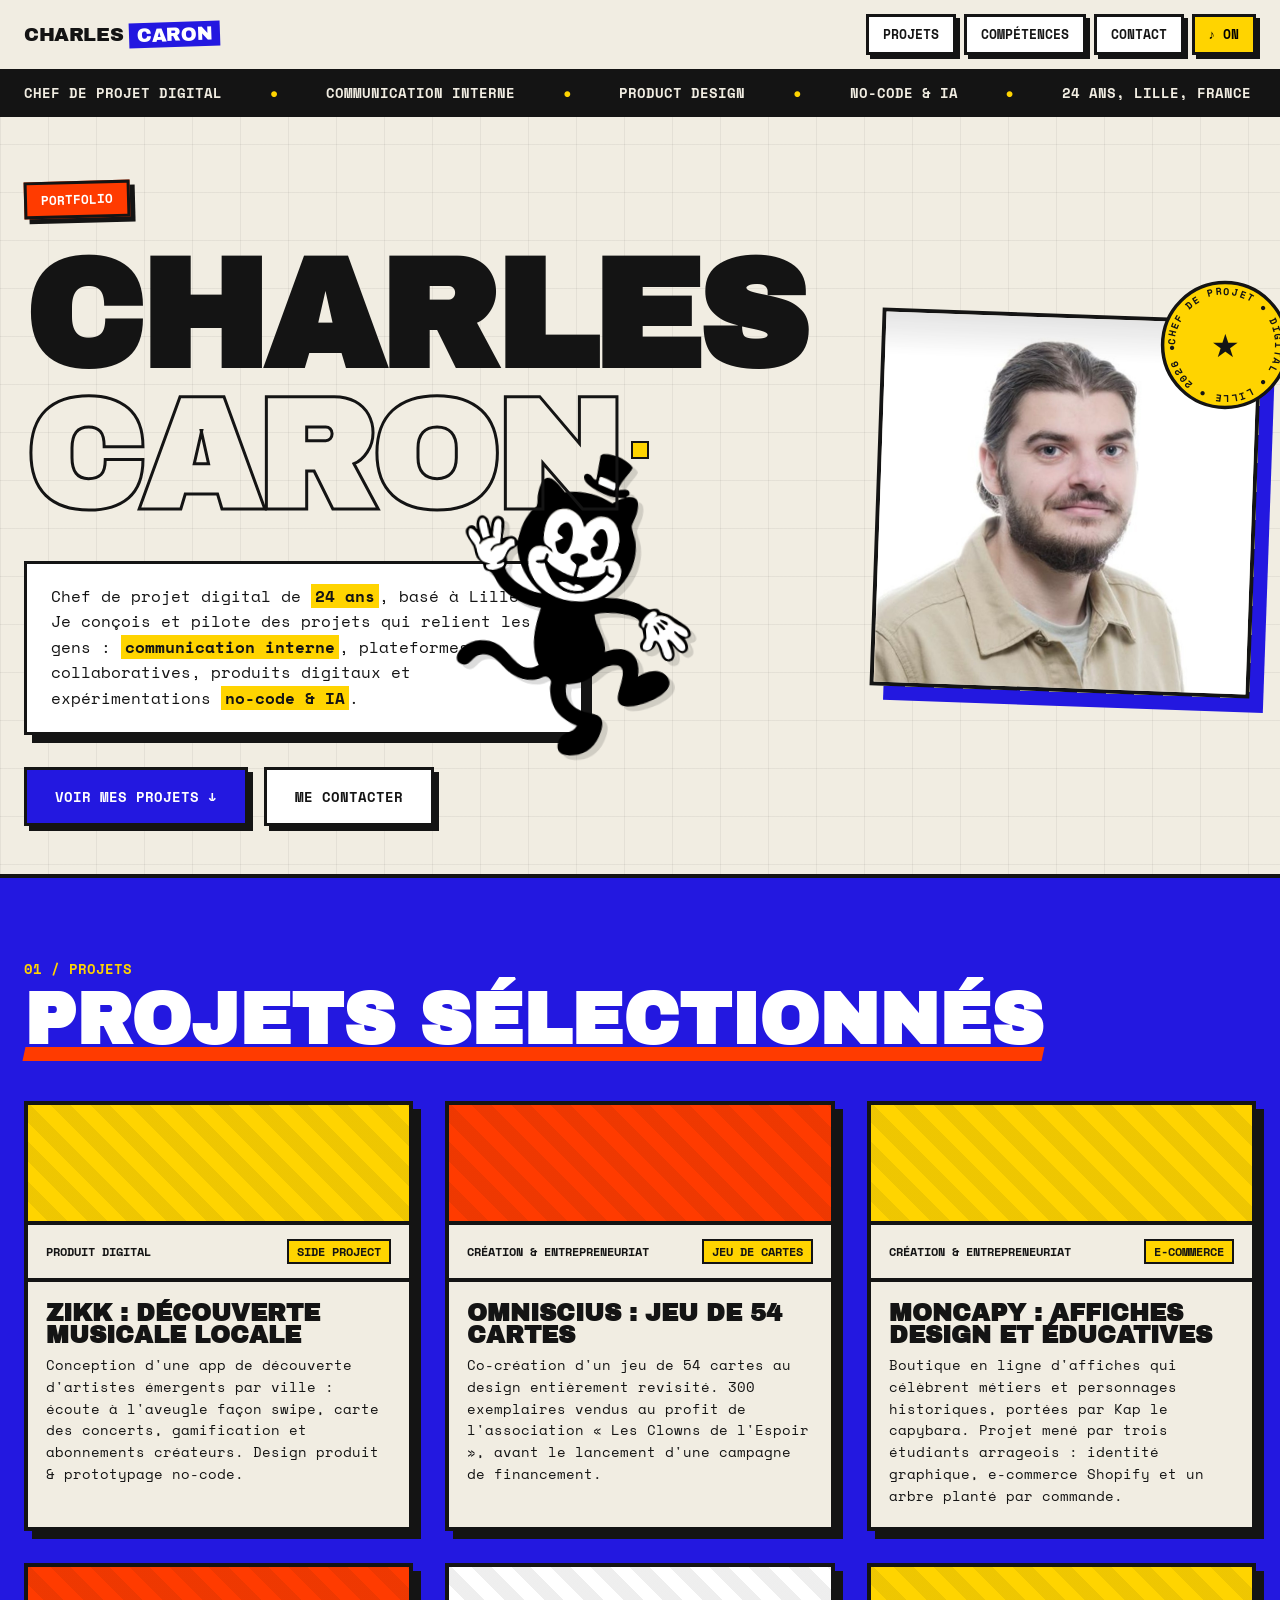
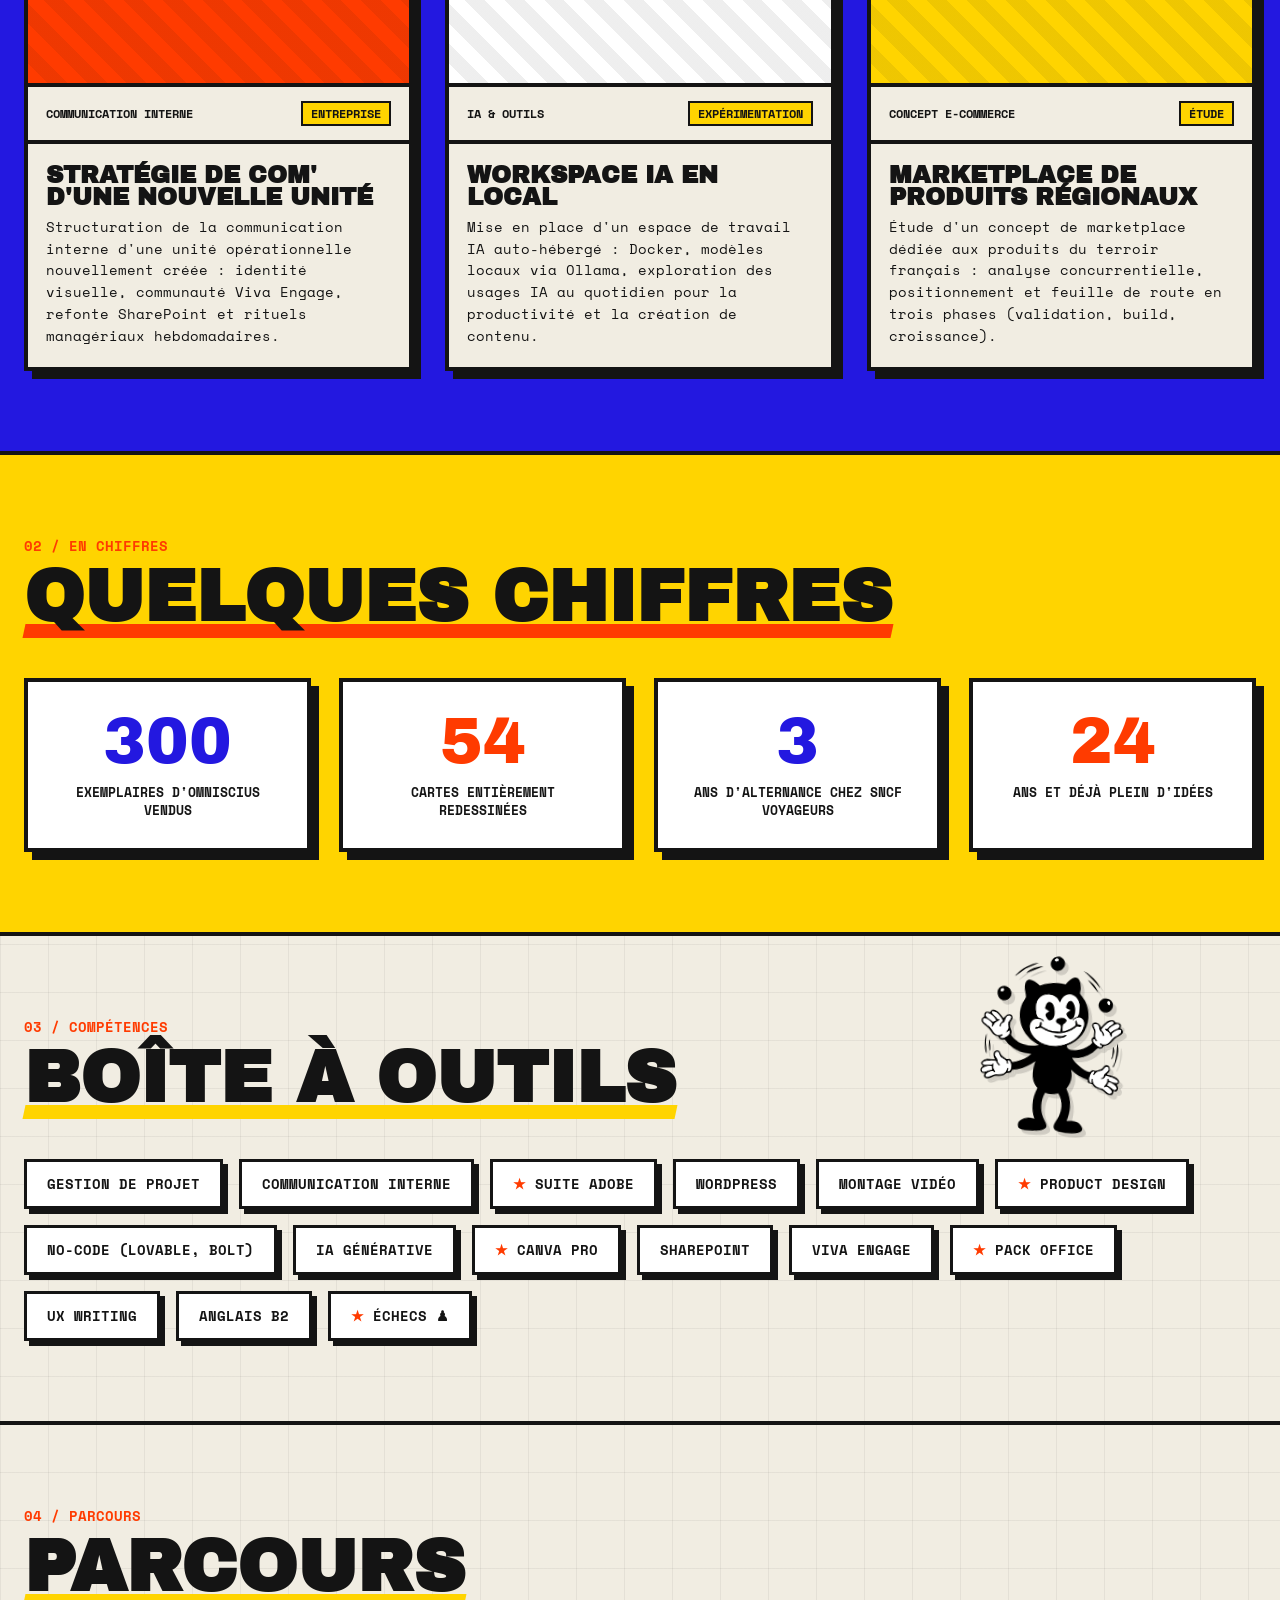
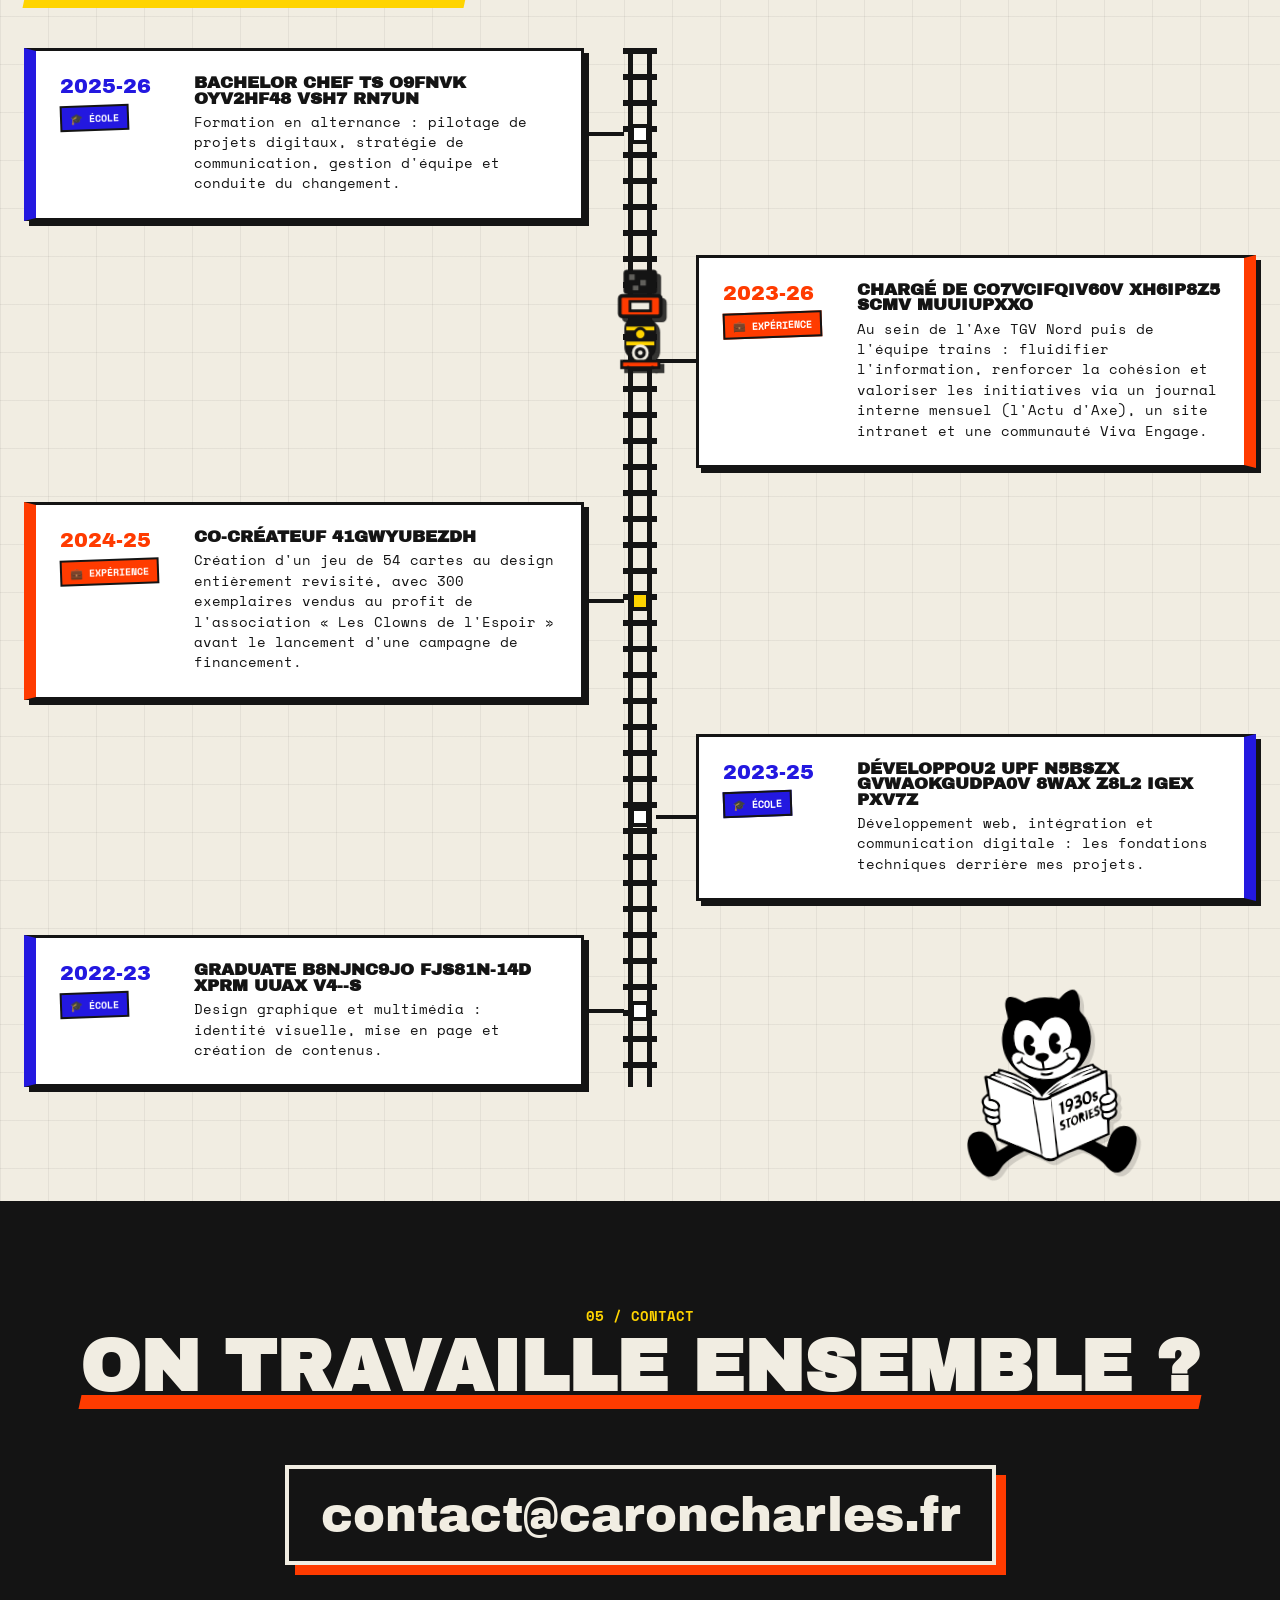
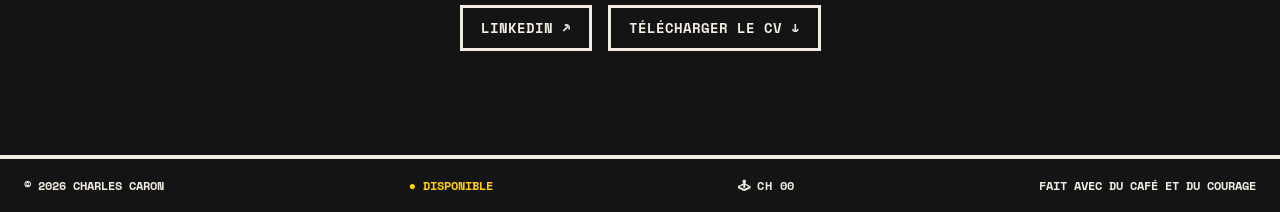
<file: index_3.html>
<!DOCTYPE html>
<html lang="fr">
<head>
<meta charset="UTF-8">
<meta name="viewport" content="width=device-width, initial-scale=1.0">
<title>CHARLES CARON, Chef de projet digital</title>
<link rel="canonical" href="https://caroncharles.fr/">
<meta name="description" content="Portfolio de Charles Caron, chef de projet digital à Lille, communication interne, product design, no-code & IA.">
<meta property="og:title" content="Charles Caron, Chef de projet digital">
<meta property="og:description" content="Portfolio brutaliste néo-rétro : projets, compétences et parcours.">
<meta property="og:url" content="https://caroncharles.fr/">
<meta property="og:type" content="website">
<meta property="og:image" content="https://caroncharles.fr/images/photo-charles.jpg">
<meta name="twitter:card" content="summary">
<link rel="icon" href="data:image/svg+xml,%3Csvg xmlns='http://www.w3.org/2000/svg' viewBox='0 0 100 100'%3E%3Crect width='100' height='100' fill='%23FFD400'/%3E%3Crect x='6' y='6' width='88' height='88' fill='none' stroke='%23141414' stroke-width='10'/%3E%3Ctext x='50' y='72' font-size='60' text-anchor='middle'%3E%E2%98%85%3C/text%3E%3C/svg%3E">
<link rel="preconnect" href="https://fonts.googleapis.com">
<link rel="preconnect" href="https://fonts.gstatic.com" crossorigin>
<link href="https://fonts.googleapis.com/css2?family=Archivo+Black&family=Space+Mono:ital,wght@0,400;0,700;1,400&display=swap" rel="stylesheet">
<style>
:root{
  --papier:#F1EDE2;
  --encre:#141414;
  --klein:#2318E0;
  --jaune:#FFD400;
  --rouge:#FF3B00;
  --blanc:#FFFFFF;
  --ombre:8px 8px 0 var(--encre);
  --ombre-sm:5px 5px 0 var(--encre);
}
*{margin:0;padding:0;box-sizing:border-box;}
::selection{background:var(--jaune);color:var(--encre);}
html{scroll-behavior:smooth;}
body{
  background:var(--papier);
  color:var(--encre);
  font-family:'Space Mono',monospace;
  overflow-x:hidden;
  cursor:none;
  background-image:
    linear-gradient(rgba(20,20,20,.06) 1px, transparent 1px),
    linear-gradient(90deg, rgba(20,20,20,.06) 1px, transparent 1px);
  background-size:48px 48px;
}
h1,h2,h3,.display{font-family:'Archivo Black',sans-serif;text-transform:uppercase;line-height:.92;}
a{color:inherit;}
img{max-width:100%;display:block;}

/* ============ CURSEUR CUSTOM ============ */
#cursor{
  position:fixed;top:0;left:0;width:18px;height:18px;
  background:var(--jaune);border:2px solid var(--encre);
  pointer-events:none;z-index:9999;
  transform:translate(-50%,-50%);
  transition:width .15s,height .15s,background .15s,border-radius .15s;
}
#cursor.hover{width:44px;height:44px;background:var(--rouge);border-radius:50%;}
#cursor.hover::after{
  content:'→';position:absolute;inset:0;display:grid;place-items:center;
  color:var(--blanc);font-family:'Space Mono',monospace;font-weight:700;font-size:18px;
}
@media (hover:none){#cursor{display:none;} body{cursor:auto;}}

/* ============ BARRE HAUTE ============ */
header{
  position:sticky;top:0;z-index:100;
  display:flex;justify-content:space-between;align-items:center;
  background:var(--papier);
  border-bottom:4px solid var(--encre);
  padding:14px 24px;
}
.logo{font-family:'Archivo Black';font-size:1.2rem;letter-spacing:-.02em;}
.logo span{background:var(--klein);color:var(--blanc);padding:2px 8px;display:inline-block;transform:rotate(-2deg);}
nav{display:flex;gap:8px;}
nav a{
  text-decoration:none;font-weight:700;font-size:.8rem;text-transform:uppercase;
  border:3px solid var(--encre);background:var(--blanc);padding:8px 14px;
  box-shadow:4px 4px 0 var(--encre);
  transition:transform .12s,box-shadow .12s,background .12s;
}
nav a:hover{transform:translate(2px,2px);box-shadow:1px 1px 0 var(--encre);background:var(--jaune);}
#son-toggle{
  font-family:'Space Mono';font-weight:700;font-size:.8rem;text-transform:uppercase;
  border:3px solid var(--encre);background:var(--jaune);padding:8px 14px;
  box-shadow:4px 4px 0 var(--encre);cursor:none;
  transition:transform .12s,box-shadow .12s,background .12s;
}
#son-toggle:hover{transform:translate(2px,2px);box-shadow:1px 1px 0 var(--encre);}
#son-toggle.coupe{background:var(--blanc);color:#8a8a8a;text-decoration:line-through;}
@media(max-width:640px){nav a:nth-child(2){display:none;}}

/* ============ TICKER ============ */
.ticker{
  background:var(--encre);color:var(--papier);
  border-bottom:4px solid var(--encre);
  overflow:hidden;white-space:nowrap;
  padding:10px 0;font-weight:700;text-transform:uppercase;font-size:.85rem;
}
.ticker-inner{display:inline-block;animation:defile 22s linear infinite;}
.ticker-inner span{margin:0 24px;}
.ticker-inner .dot{color:var(--jaune);}
@keyframes defile{from{transform:translateX(0);}to{transform:translateX(-50%);}}

/* ============ HERO ============ */
.hero{
  min-height:82vh;display:flex;flex-direction:column;justify-content:center;
  padding:64px 24px 48px;position:relative;border-bottom:4px solid var(--encre);
}
.hero .eyebrow{
  display:inline-block;background:var(--rouge);color:var(--blanc);
  border:3px solid var(--encre);box-shadow:var(--ombre-sm);
  padding:6px 14px;font-weight:700;text-transform:uppercase;font-size:.8rem;
  width:max-content;transform:rotate(-1.5deg);margin-bottom:28px;
}
.hero h1{
  font-size:clamp(3rem,12vw,10rem);
  letter-spacing:-.03em;
}
.hero h1 .ligne{display:block;overflow:hidden;}
.hero h1 .lettre{
  display:inline-block;
  transform:translateY(110%);
  animation:monte .6s cubic-bezier(.2,.9,.3,1.1) forwards;
  transition:transform .18s,color .18s;
}
.hero h1 .lettre:hover{transform:translateY(-8%) rotate(-4deg);color:var(--klein);}
.hero h1 .ligne:nth-child(2) .lettre{color:transparent;-webkit-text-stroke:3px var(--encre);}
.hero h1 .ligne:nth-child(2) .lettre:hover{color:var(--jaune);-webkit-text-stroke:3px var(--encre);}
@keyframes monte{to{transform:translateY(0);}}
.hero .sous{
  margin-top:32px;max-width:560px;font-size:1rem;line-height:1.6;
  background:var(--blanc);border:3px solid var(--encre);box-shadow:var(--ombre);
  padding:20px 24px;
}
.hero .sous strong{background:var(--jaune);padding:0 4px;}
.hero .cta-row{display:flex;gap:16px;margin-top:32px;flex-wrap:wrap;}
.btn{
  font-family:'Space Mono';font-weight:700;text-transform:uppercase;font-size:.9rem;
  text-decoration:none;padding:16px 28px;border:3px solid var(--encre);
  box-shadow:var(--ombre-sm);display:inline-block;
  transition:transform .12s,box-shadow .12s;
}
.btn:hover{transform:translate(3px,3px);box-shadow:1px 1px 0 var(--encre);}
.btn-plein{background:var(--klein);color:var(--blanc);}
.btn-vide{background:var(--blanc);}

/* badge rotatif */
.badge{
  position:absolute;right:6vw;top:16vh;width:150px;height:150px;
  animation:tourne 14s linear infinite;
}
.badge svg{width:100%;height:100%;overflow:visible;}
.badge text{font-family:'Space Mono';font-weight:700;font-size:11.5px;letter-spacing:2px;fill:var(--encre);text-transform:uppercase;}
.badge .centre{
  position:absolute;inset:0;display:grid;place-items:center;
  font-size:2.4rem;animation:tourne 14s linear infinite reverse;
}
@keyframes tourne{to{transform:rotate(360deg);}}
@media(max-width:900px){.hero-photo .badge{width:100px;height:100px;right:-20px;top:-20px;}}

/* ============ SECTIONS ============ */
section{padding:80px 24px;border-bottom:4px solid var(--encre);}
.titre-section{
  font-size:clamp(2rem,6vw,4.5rem);margin-bottom:48px;position:relative;
  display:inline-block;
}
.titre-section::after{
  content:'';position:absolute;left:0;bottom:-8px;height:14px;width:100%;
  background:var(--jaune);z-index:-1;transform:skewX(-12deg);
}
.num{font-size:.9rem;font-weight:700;color:var(--rouge);display:block;margin-bottom:8px;font-family:'Space Mono';}

/* ============ PROJETS ============ */
.projets{background:var(--klein);}
.projets .titre-section{color:var(--blanc);}
.projets .titre-section::after{background:var(--rouge);}
.projets .num{color:var(--jaune);}
.grille{
  display:grid;grid-template-columns:repeat(auto-fit,minmax(290px,1fr));gap:32px;
}
.carte{
  background:var(--papier);border:4px solid var(--encre);
  box-shadow:var(--ombre);padding:0;
  transition:transform .18s,box-shadow .18s;
  opacity:0;transform:translateY(40px);
}
.carte.visible{animation:apparait .55s cubic-bezier(.2,.9,.3,1.1) forwards;}
@keyframes apparait{to{opacity:1;transform:translateY(0);}}
.carte:hover{transform:translate(-4px,-4px) rotate(-.6deg);box-shadow:14px 14px 0 var(--encre);}
.carte-tete{
  border-bottom:4px solid var(--encre);padding:14px 18px;
  display:flex;justify-content:space-between;align-items:center;
  font-weight:700;font-size:.75rem;text-transform:uppercase;
}
.carte-tete .tag{border:2px solid var(--encre);padding:2px 8px;background:var(--jaune);}
.carte h3{font-size:1.5rem;padding:20px 18px 8px;}
.carte p{padding:0 18px 20px;font-size:.88rem;line-height:1.55;}
.carte .visuel{
  height:120px;border-bottom:4px solid var(--encre);
  display:grid;place-items:center;font-size:3rem;
  overflow:hidden;position:relative;
}
.carte .visuel::before{
  content:'';position:absolute;inset:0;
  background:repeating-linear-gradient(45deg,transparent 0 14px,rgba(20,20,20,.07) 14px 28px);
}
.visuel.jaune{background:var(--jaune);}
.visuel.rouge{background:var(--rouge);}
.visuel.blanc{background:var(--blanc);}

/* ============ COMPETENCES ============ */
.competences .grille-comp{display:flex;flex-wrap:wrap;gap:16px;}
.pastille{
  border:3px solid var(--encre);background:var(--blanc);
  padding:12px 20px;font-weight:700;text-transform:uppercase;font-size:.85rem;
  box-shadow:var(--ombre-sm);
  transition:transform .15s,background .15s,box-shadow .15s;
}
.pastille:hover{
  transform:translate(2px,2px) rotate(-1.5deg);
  box-shadow:1px 1px 0 var(--encre);
}
.pastille:nth-child(3n)::before{content:'★ ';color:var(--rouge);}
.pastille:hover:nth-child(odd){background:var(--jaune);}
.pastille:hover:nth-child(even){background:var(--klein);color:var(--blanc);}

/* ============ PARCOURS ============ */
.parcours-item{
  display:grid;grid-template-columns:120px 1fr;gap:24px;
  border:3px solid var(--encre);background:var(--blanc);
  box-shadow:var(--ombre-sm);padding:24px;margin-bottom:20px;max-width:820px;
  transition:transform .15s;
  border-left:12px solid var(--klein);
  opacity:0;transform:translateX(-50px);
}
.parcours-item.visible{animation:glisse .55s cubic-bezier(.2,.9,.3,1.1) forwards;}
@keyframes glisse{to{opacity:1;transform:translateX(0);}}
.parcours-item:hover{transform:translateX(8px);}
.parcours-item.travail{border-left-color:var(--rouge);}
.parcours-item .annee{
  font-family:'Archivo Black';font-size:1.3rem;color:var(--klein);
}
.parcours-item.travail .annee{color:var(--rouge);}
.type-badge{
  display:inline-block;margin-top:8px;
  border:2px solid var(--encre);padding:3px 8px;
  font-size:.65rem;font-weight:700;text-transform:uppercase;
  background:var(--klein);color:var(--blanc);
  transform:rotate(-2deg);
}
.parcours-item.travail .type-badge{background:var(--rouge);}
.parcours-item h3{font-size:1.05rem;margin-bottom:6px;}
.parcours-item p{font-size:.85rem;line-height:1.5;}
@media(max-width:560px){.parcours-item{grid-template-columns:1fr;gap:8px;}}

/* ============ PARCOURS : LIGNE DE TRAIN ============ */
.voie-wrap{position:relative;max-width:906px;padding-left:86px;}
.voie{position:absolute;left:16px;top:0;bottom:0;width:34px;}
.voie::before{
  content:'';position:absolute;inset:0;
  background:
    linear-gradient(90deg,transparent 16%,var(--encre) 16% 28%,transparent 28% 72%,var(--encre) 72% 84%,transparent 84%),
    repeating-linear-gradient(180deg,var(--encre) 0 6px,transparent 6px 26px);
}
.gare-node{
  position:absolute;left:50%;width:20px;height:20px;margin-left:-10px;
  background:var(--blanc);border:4px solid var(--encre);z-index:2;
}
.gare-node.travail{background:var(--rouge);}
.gare-node.desservie{background:var(--jaune);}
.gare-node.flash{animation:gare-flash .45s steps(2) 3;}
@keyframes gare-flash{50%{background:var(--jaune);box-shadow:0 0 0 6px rgba(255,212,0,.55);}}
#train{
  position:absolute;left:50%;top:0;width:56px;height:104px;margin-left:-28px;
  z-index:3;cursor:pointer;will-change:transform;
  filter:drop-shadow(4px 4px 0 rgba(20,20,20,.85));
}
.fumee{
  position:absolute;left:50%;z-index:4;width:16px;height:16px;margin-left:-8px;
  background:var(--blanc);border:3px solid var(--encre);border-radius:50%;
  pointer-events:none;opacity:.9;
  animation:fumee-monte 1.3s ease-out forwards;
}
@keyframes fumee-monte{
  to{transform:translate(var(--dx,10px),var(--dy,-70px)) scale(2.6);opacity:0;}
}
#toast-train{
  position:fixed;left:50%;bottom:26px;transform:translate(-50%,220%);
  background:var(--encre);color:var(--jaune);border:3px solid var(--jaune);
  padding:12px 20px;max-width:min(92vw,540px);
  font-size:.8rem;font-weight:700;z-index:1200;
  transition:transform .35s cubic-bezier(.2,.9,.3,1.2);
}
#toast-train.visible{transform:translate(-50%,0);}
@media(max-width:560px){
  .voie-wrap{padding-left:54px;}
  .voie{left:2px;width:28px;}
  #train{width:44px;height:82px;margin-left:-22px;}
}

/* Desktop : voie au centre, etapes en zigzag sur toute la largeur */
@media(min-width:761px){
  .voie-wrap{padding-left:0;max-width:1500px;margin:0 auto;}
  .voie{left:50%;margin-left:-17px;}
  .parcours-item{
    position:relative;width:calc(50% - 56px);max-width:none;
    grid-template-columns:110px 1fr;margin-bottom:34px;
  }
  .parcours-item.gauche{margin-right:auto;}
  .parcours-item.droite{
    margin-left:auto;transform:translateX(50px);
    border-left:3px solid var(--encre);border-right:12px solid var(--klein);
  }
  .parcours-item.droite.travail{border-right-color:var(--rouge);}
  .parcours-item.gauche::after,.parcours-item.droite::after{
    content:'';position:absolute;top:50%;width:40px;height:4px;
    background:var(--encre);margin-top:-2px;
  }
  .parcours-item.gauche::after{right:-43px;}
  .parcours-item.droite::after{left:-43px;}
}

/* ============ CONTACT ============ */
.contact{background:var(--encre);color:var(--papier);text-align:center;padding:100px 24px;}
.contact .titre-section{color:var(--papier);}
.contact .titre-section::after{background:var(--rouge);}
.contact .mail{
  display:inline-block;font-family:'Archivo Black';
  font-size:clamp(1.2rem,4.5vw,3rem);color:var(--papier);
  text-decoration:none;border:4px solid var(--papier);
  padding:20px 32px;margin-top:16px;box-shadow:10px 10px 0 var(--rouge);
  transition:transform .15s,box-shadow .15s,background .15s,color .15s;
  word-break:break-all;
}
.contact .mail:hover{
  transform:translate(5px,5px);box-shadow:2px 2px 0 var(--rouge);
  background:var(--jaune);color:var(--encre);border-color:var(--encre);
}
.contact .reseaux{margin-top:40px;display:flex;justify-content:center;gap:16px;flex-wrap:wrap;}
.contact .reseaux a{
  text-decoration:none;font-weight:700;text-transform:uppercase;font-size:.85rem;
  border:3px solid var(--papier);padding:10px 18px;
  transition:background .15s,color .15s,transform .15s;
}
.contact .reseaux a:hover{background:var(--papier);color:var(--encre);transform:rotate(-2deg);}

/* ============ FOOTER ============ */
footer{
  background:var(--encre);color:var(--papier);
  display:flex;justify-content:space-between;flex-wrap:wrap;gap:12px;
  padding:18px 24px;font-size:.75rem;text-transform:uppercase;font-weight:700;
  border-top:4px solid var(--papier);
}
footer .clign{animation:clignote 1.2s steps(2) infinite;color:var(--jaune);}
@keyframes clignote{50%{opacity:0;}}

/* ============ FENÊTRE TV CATHODIQUE ============ */
.tv-overlay{
  position:fixed;inset:0;z-index:500;
  background:rgba(10,10,10,.82);
  display:none;place-items:center;padding:20px;
}
.tv-overlay.ouvert{display:grid;}
.tv{
  width:min(760px,100%);
  background:var(--encre);
  border:6px solid var(--encre);
  box-shadow:0 0 0 4px var(--papier),18px 18px 0 rgba(0,0,0,.5);
  position:relative;
  padding:22px 22px 16px;
  transform-origin:center;
}
.tv.allume{animation:tv-on .55s cubic-bezier(.23,1,.32,1) forwards;}
.tv.eteint{animation:tv-off .4s cubic-bezier(.7,0,.84,0) forwards;}
@keyframes tv-on{
  0%{transform:scale(0,.004);opacity:1;}
  35%{transform:scale(1,.004);}
  60%{transform:scale(1,.02);}
  100%{transform:scale(1,1);}
}
@keyframes tv-off{
  0%{transform:scale(1,1);}
  45%{transform:scale(1,.01);}
  75%{transform:scale(.4,.004);}
  100%{transform:scale(0,.002);opacity:0;}
}
.tv-barre{
  display:flex;justify-content:space-between;align-items:center;
  color:var(--papier);font-weight:700;font-size:.75rem;text-transform:uppercase;
  margin-bottom:14px;
}
.tv-barre .canal{color:var(--jaune);animation:clignote 1.6s steps(2) infinite;}
.tv-fermer{
  background:var(--rouge);color:var(--blanc);border:3px solid var(--papier);
  font-family:'Space Mono';font-weight:700;font-size:.8rem;text-transform:uppercase;
  padding:6px 12px;cursor:none;box-shadow:3px 3px 0 rgba(0,0,0,.5);
  transition:transform .12s,box-shadow .12s;
}
.tv-fermer:hover{transform:translate(2px,2px);box-shadow:1px 1px 0 rgba(0,0,0,.5);}
.tv-zap{display:flex;gap:8px;align-items:center;}
.tv-canal-btn{
  background:var(--encre);color:var(--papier);border:2px solid var(--papier);
  font-family:'Space Mono';font-weight:700;font-size:.75rem;text-transform:uppercase;
  padding:5px 10px;cursor:none;
  transition:background .12s,color .12s,transform .12s;
}
.tv-canal-btn:hover{background:var(--jaune);color:var(--encre);transform:translateY(1px);}
/* neige de changement de chaîne */
.tv-statique{
  position:absolute;inset:0;z-index:7;pointer-events:none;
  opacity:0;
  background:
    repeating-linear-gradient(0deg,#0a0a0a 0 1px,#5a5a5a 1px 2px,#1c1c1c 2px 3px,#777 3px 4px,#2e2e2e 4px 5px),
    repeating-linear-gradient(90deg,rgba(255,255,255,.06) 0 2px,transparent 2px 5px);
}
.tv-statique.actif{opacity:1;animation:neige .07s steps(2) infinite;}
@keyframes neige{
  0%{background-position:0 0,0 0;}
  50%{background-position:0 -7px,4px 0;}
  100%{background-position:0 5px,-3px 0;}
}
.tv-ecran{
  position:relative;background:var(--papier);
  border:4px solid #000;overflow:hidden;
}
/* flash d'allumage */
.tv.allume .tv-ecran::after{
  content:'';position:absolute;inset:0;background:#fff;
  animation:flash .5s ease-out .3s forwards;pointer-events:none;z-index:6;
}
@keyframes flash{from{opacity:.95;}to{opacity:0;}}
/* scanlines fixes */
.tv-scanlines{
  position:absolute;inset:0;pointer-events:none;z-index:4;
  background:repeating-linear-gradient(0deg,rgba(0,0,0,.13) 0 2px,transparent 2px 4px);
  mix-blend-mode:multiply;
}
/* barre de balayage qui descend */
.tv-balayage{
  position:absolute;left:0;right:0;height:70px;pointer-events:none;z-index:5;
  background:linear-gradient(180deg,transparent,rgba(255,255,255,.22),transparent);
  animation:balaye 4.5s linear infinite;
}
@keyframes balaye{from{top:-80px;}to{top:100%;}}
/* vignettage des coins */
.tv-vignette{
  position:absolute;inset:0;pointer-events:none;z-index:3;
  box-shadow:inset 0 0 90px rgba(0,0,0,.35);
}
/* scintillement du contenu */
.tv-contenu{position:relative;z-index:1;animation:scintille 3.5s steps(12) infinite;}
@keyframes scintille{
  0%,100%{opacity:1;}
  92%{opacity:1;}
  94%{opacity:.88;}
  96%{opacity:1;}
  98%{opacity:.93;}
}
.tv-contenu .visuel{
  height:150px;border-bottom:4px solid var(--encre);
  display:grid;place-items:center;font-size:4.2rem;position:relative;
}
.tv-contenu .visuel::before{
  content:'';position:absolute;inset:0;
  background:repeating-linear-gradient(45deg,transparent 0 14px,rgba(20,20,20,.07) 14px 28px);
}
.tv-contenu .tv-meta{
  display:flex;justify-content:space-between;align-items:center;
  border-bottom:3px solid var(--encre);padding:12px 20px;
  font-weight:700;font-size:.75rem;text-transform:uppercase;
}
.tv-contenu .tv-meta .tag{border:2px solid var(--encre);padding:2px 8px;background:var(--jaune);}
.tv-contenu h3{font-size:clamp(1.4rem,4vw,2.2rem);padding:22px 20px 10px;}
.tv-contenu p{padding:0 20px 22px;font-size:.95rem;line-height:1.6;}
.tv-contenu .tv-actions{padding:0 20px 24px;}
.tv-contenu .btn-projet{
  display:inline-block;background:var(--klein);color:var(--blanc);
  border:3px solid var(--encre);box-shadow:var(--ombre-sm);
  font-weight:700;text-transform:uppercase;font-size:.9rem;
  text-decoration:none;padding:14px 24px;
  transition:transform .12s,box-shadow .12s;
}
.tv-contenu .btn-projet:hover{transform:translate(3px,3px);box-shadow:1px 1px 0 var(--encre);}
.carte{cursor:none;}

/* ============ OTIS, LA MASCOTTE (statique) ============ */
/* 1. hero : dans le grand espace vide entre le texte et la photo */
.hero-inner{position:relative;}
.otis-hero{
  position:absolute;right:560px;top:66%;width:250px;
  transform:translateY(-50%) rotate(-4deg);
  filter:drop-shadow(5px 5px 0 rgba(20,20,20,.15));
}
@media(max-width:1250px){.otis-hero{display:none;}}
/* 2. competences : a droite du titre Boite a outils */
.competences{position:relative;}
.otis-comp{
  position:absolute;top:16px;right:12%;width:150px;
  transform:rotate(4deg);
  filter:drop-shadow(4px 4px 0 rgba(20,20,20,.15));
}
@media(max-width:1000px){.otis-comp{display:none;}}
/* 3. parcours : le creneau vide du zigzag, en bas a droite */
.parcours{position:relative;}
.otis-parcours{
  position:absolute;bottom:20px;right:11%;width:180px;
  transform:rotate(-3deg);
  filter:drop-shadow(4px 4px 0 rgba(20,20,20,.15));
}
@media(max-width:1000px){.otis-parcours{display:none;}}

/* ============ MIRE TV AU CHARGEMENT ============ */
#mire{
  position:fixed;inset:0;z-index:2000;display:flex;flex-direction:column;
  background:var(--encre);
}
#mire.fin{animation:mire-off .45s cubic-bezier(.7,0,.84,0) forwards;}
@keyframes mire-off{
  0%{transform:scaleY(1);opacity:1;}
  60%{transform:scaleY(.006);opacity:1;}
  100%{transform:scaleY(.002);opacity:0;}
}
.mire-barres{flex:1;display:flex;animation:mire-jitter .12s steps(2) infinite;}
.mire-barres div{flex:1;}
@keyframes mire-jitter{50%{transform:translateX(1px);}}
.mire-b1{background:#F1EDE2;}.mire-b2{background:#FFD400;}
.mire-b3{background:#2318E0;}.mire-b4{background:#FF3B00;}
.mire-b5{background:#8a8a8a;}.mire-b6{background:#3a3a3a;}
.mire-b7{background:#141414;}
.mire-info{
  height:64px;display:flex;align-items:center;justify-content:space-between;
  padding:0 24px;color:var(--papier);
  font-family:'Space Mono';font-weight:700;font-size:.8rem;text-transform:uppercase;
  border-top:4px solid var(--papier);
}
.mire-info .clign{animation:clignote .8s steps(2) infinite;color:var(--jaune);}

/* ============ PHOTO DU HERO ============ */
.hero-inner{display:flex;gap:56px;align-items:center;}
.hero-texte{flex:1.25;min-width:0;}
.hero-photo{flex:.75;position:relative;max-width:380px;}
.hero-photo img{
  width:100%;border:4px solid var(--encre);
  box-shadow:14px 14px 0 var(--klein);
  transform:rotate(2deg);
  transition:transform .25s cubic-bezier(.2,.9,.3,1.3),box-shadow .25s;
}
.hero-photo img:hover{transform:rotate(0) scale(1.02);box-shadow:8px 8px 0 var(--rouge);}
@media(max-width:900px){
  .hero-inner{flex-direction:column;align-items:flex-start;}
  .hero-photo{max-width:240px;margin-top:36px;}
}

/* badge : repositionné sur le coin de la photo */
.hero-photo .badge{position:absolute;right:-34px;top:-34px;width:130px;height:130px;}
.hero-photo .badge .centre{font-size:2rem;}

/* ============ STATS / COMPTEURS ============ */
.stats{background:var(--jaune);}
.stats .titre-section::after{background:var(--rouge);}
.grille-stats{
  display:grid;grid-template-columns:repeat(auto-fit,minmax(200px,1fr));gap:28px;
}
.stat{
  background:var(--blanc);border:4px solid var(--encre);box-shadow:var(--ombre);
  padding:28px 20px;text-align:center;
  transition:transform .15s;
}
.stat:hover{transform:rotate(-1.5deg);}
.stat .stat-num{
  font-family:'Archivo Black';font-size:clamp(2.6rem,6vw,4rem);line-height:1;
  color:var(--klein);display:block;
}
.stat:nth-child(2n) .stat-num{color:var(--rouge);}
.stat p{margin-top:10px;font-size:.8rem;font-weight:700;text-transform:uppercase;line-height:1.4;}

/* ============ EASTER EGG : MODE RÉTRO N&B ============ */
html.retro{filter:grayscale(1) contrast(1.12);}
#retro-scan{
  position:fixed;inset:0;z-index:1500;pointer-events:none;display:none;
  background:repeating-linear-gradient(0deg,rgba(0,0,0,.16) 0 2px,transparent 2px 4px);
}
#retro-scan.actif{display:block;animation:retro-roule .3s linear infinite;}
@keyframes retro-roule{from{background-position:0 0;}to{background-position:0 8px;}}
.badge{cursor:none;}
.badge:active{transform:scale(.94);}

/* ============ CHAÎNE SECRÈTE : ARCADE ============ */
#tv-arcade{position:relative;background:#0d0d0d;}
.arcade-tete{
  display:flex;justify-content:space-between;align-items:center;
  padding:10px 16px;border-bottom:3px solid var(--jaune);
  color:var(--jaune);font-weight:700;font-size:.75rem;text-transform:uppercase;
}
#arcade-canvas{display:block;width:100%;touch-action:none;cursor:none;}
.arcade-msg{
  position:absolute;left:0;right:0;top:44px;bottom:0;
  display:grid;place-items:center;text-align:center;padding:20px;
  color:var(--jaune);font-weight:700;font-size:.95rem;text-transform:uppercase;
  animation:clignote 1s steps(2) infinite;pointer-events:none;
  text-shadow:2px 2px 0 var(--rouge);
}
.arcade-msg.cache{display:none;}

/* ============ CHAÎNE SECRÈTE : CH 64 ÉCHECS ============ */
.pastille-echecs::after{content:' ♟';}
#tv-echecs{position:relative;background:var(--papier);padding:14px 14px 18px;}
.echecs-tete{
  display:flex;justify-content:space-between;align-items:center;gap:10px;
  background:var(--encre);color:var(--papier);
  font-weight:700;font-size:.72rem;text-transform:uppercase;
  padding:10px 14px;margin:-14px -14px 14px;
}
.echecs-tete #echecs-statut{color:var(--jaune);text-align:right;}
.echecs-plateau{
  display:grid;grid-template-columns:repeat(8,1fr);grid-template-rows:repeat(8,1fr);
  width:min(100%,380px);margin:0 auto;aspect-ratio:1/1;
  border:4px solid var(--encre);box-shadow:var(--ombre-sm);
  background:var(--blanc);user-select:none;
}
.case{position:relative;display:grid;place-items:center;line-height:1;
  min-width:0;min-height:0;overflow:hidden;
  font-size:clamp(1.15rem,5vw,1.8rem);}
.case.sombre{background:#d9d1b6;}
.case .piece-blanc{color:var(--blanc);
  text-shadow:-1.5px -1.5px 0 var(--encre),1.5px -1.5px 0 var(--encre),
  -1.5px 1.5px 0 var(--encre),1.5px 1.5px 0 var(--encre);}
.case .piece-noir{color:var(--encre);}
.case.sel{background:var(--klein);}
.case.dernier{box-shadow:inset 0 0 0 3px var(--jaune);}
.case.cible::after{content:'';position:absolute;width:26%;height:26%;
  background:var(--jaune);border:2px solid var(--encre);border-radius:50%;}
.case.prise{box-shadow:inset 0 0 0 3px var(--rouge);}
.case.roi-echec{background:var(--rouge);}
.echecs-pied{display:flex;justify-content:space-between;align-items:center;
  width:min(100%,380px);margin:12px auto 0;
  font-weight:700;font-size:.75rem;text-transform:uppercase;}
.echecs-btn{
  background:var(--encre);color:var(--papier);border:2px solid var(--encre);
  font-family:'Space Mono';font-weight:700;font-size:.72rem;text-transform:uppercase;
  padding:6px 12px;cursor:none;transition:background .12s,color .12s,transform .12s;
}
.echecs-btn:hover{background:var(--jaune);color:var(--encre);transform:translateY(1px);}
.footer-arcade{
  background:none;border:none;color:var(--papier);
  font-family:'Space Mono';font-weight:700;font-size:.75rem;text-transform:uppercase;
  cursor:none;padding:0;letter-spacing:.03em;
  transition:color .15s,transform .15s;
}
.footer-arcade:hover{color:var(--jaune);transform:rotate(-2deg);}

/* ============ ANIMATION : RÉVÉLATION DES TITRES ============ */
.titre-section{opacity:0;transform:translateY(26px) rotate(-1deg);
  transition:opacity .5s ease,transform .5s cubic-bezier(.2,.9,.3,1.1);}
.titre-section::after{transform:skewX(-12deg) scaleX(0);transform-origin:left;
  transition:transform .55s cubic-bezier(.2,.9,.3,1) .25s;}
.titre-section.vu{opacity:1;transform:translateY(0) rotate(0);}
.titre-section.vu::after{transform:skewX(-12deg) scaleX(1);}

/* ============ ANIMATION : VAGUE SUR LE NOM ============ */
.hero h1 .lettre.vague{transform:translateY(-10%) rotate(-3deg);color:var(--rouge);}
.hero h1 .ligne:nth-child(2) .lettre.vague{color:var(--rouge);-webkit-text-stroke:3px var(--encre);}

/* accessibilité : mouvement réduit */
@media (prefers-reduced-motion: reduce){
  *,*::before,*::after{animation-duration:.01ms!important;animation-iteration-count:1!important;transition-duration:.01ms!important;}
  .hero h1 .lettre{transform:none;}
  .carte{opacity:1;transform:none;}
  .parcours-item{opacity:1;transform:none;}
  .titre-section{opacity:1;transform:none;}
  .titre-section::after{transform:skewX(-12deg) scaleX(1);}
  #mire{display:none;}
  .mire-barres,#retro-scan.actif{animation:none;}
  .tv.allume,.tv.eteint{animation:none;}
  .tv-balayage,.tv.allume .tv-ecran::after,.tv-statique{display:none;}
  body{cursor:auto;}
  #cursor{display:none;}
}
a:focus-visible,.btn:focus-visible{outline:4px solid var(--rouge);outline-offset:3px;}
</style>
</head>
<body>

<div id="cursor" aria-hidden="true"></div>

<!-- Mire TV de chargement -->
<div id="mire" aria-hidden="true">
  <div class="mire-barres">
    <div class="mire-b1"></div><div class="mire-b2"></div><div class="mire-b3"></div>
    <div class="mire-b4"></div><div class="mire-b5"></div><div class="mire-b6"></div>
    <div class="mire-b7"></div>
  </div>
  <div class="mire-info">
    <span>◉ CARON·TV</span>
    <span class="clign">● Veuillez patienter…</span>
    <span>CH 00</span>
  </div>
</div>

<!-- Overlay de l'easter egg rétro -->
<div id="retro-scan" aria-hidden="true"></div>

<header>
  <div class="logo">CHARLES <span>CARON</span></div>
  <nav>
    <a href="#projets">Projets</a>
    <a href="#competences">Compétences</a>
    <a href="#contact">Contact</a>
    <button id="son-toggle" aria-pressed="true" aria-label="Activer ou couper le son">♪ ON</button>
  </nav>
</header>

<div class="ticker" aria-hidden="true">
  <div class="ticker-inner" id="ticker"></div>
</div>

<section class="hero" id="haut">
  <div class="hero-inner">
    <img class="otis-hero" src="images/otis/salue.svg" alt="Otis, la mascotte, salue" width="250" height="313">
    <div class="hero-texte">
      <span class="eyebrow" id="eyebrow"></span>
      <h1 id="nom" aria-label="Charles Caron">
        <span class="ligne"></span>
        <span class="ligne"></span>
      </h1>
      <p class="sous" id="intro"></p>
      <div class="cta-row">
        <a class="btn btn-plein" href="#projets">Voir mes projets ↓</a>
        <a class="btn btn-vide" href="#contact">Me contacter</a>
      </div>
    </div>
    <div class="hero-photo" id="hero-photo" style="display:none;">
      <img id="photo" src="" alt="Portrait de Charles Caron">
      <div class="badge" id="badge" role="button" tabindex="0" aria-label="Surprise !">
        <svg viewBox="0 0 150 150">
          <defs>
            <path id="cercle" d="M75,75 m-58,0 a58,58 0 1,1 116,0 a58,58 0 1,1 -116,0"/>
          </defs>
          <circle cx="75" cy="75" r="72" fill="var(--jaune)" stroke="var(--encre)" stroke-width="4"/>
          <text><textPath href="#cercle" id="badge-texte"></textPath></text>
        </svg>
        <div class="centre" id="badge-centre">★</div>
      </div>
    </div>
  </div>
</section>

<section class="projets" id="projets">
  <span class="num">01 / PROJETS</span>
  <h2 class="titre-section">Projets sélectionnés</h2>
  <div class="grille" id="grille-projets"></div>
</section>

<section class="stats" id="chiffres">
  <span class="num">02 / EN CHIFFRES</span>
  <h2 class="titre-section">Quelques chiffres</h2>
  <div class="grille-stats" id="grille-stats"></div>
</section>

<section class="competences" id="competences">
  <img class="otis-comp" src="images/otis/jongle.svg" alt="Otis jongle avec les compétences" width="150" height="184">
  <span class="num">03 / COMPÉTENCES</span>
  <h2 class="titre-section">Boîte à outils</h2>
  <div class="grille-comp" id="grille-comp"></div>
</section>

<section class="parcours" id="parcours">
  <img class="otis-parcours" src="images/otis/lit.svg" alt="Otis lit une histoire" width="180" height="195">
  <span class="num">04 / PARCOURS</span>
  <h2 class="titre-section">Parcours</h2>
  <div class="voie-wrap" id="voie-wrap">
    <div class="voie" id="voie" aria-hidden="true"></div>
    <div id="liste-parcours"></div>
  </div>
</section>

<section class="contact" id="contact">
  <span class="num" style="color:var(--jaune);">05 / CONTACT</span>
  <h2 class="titre-section" id="titre-contact"></h2>
  <div><a class="mail" id="mail" href="#"></a></div>
  <div class="reseaux">
    <a id="lien-linkedin" href="#" target="_blank" rel="noopener">LinkedIn ↗</a>
    <a id="lien-cv" href="#">Télécharger le CV ↓</a>
  </div>
</section>

<!-- Fenêtre TV cathodique -->
<div class="tv-overlay" id="tv-overlay">
  <div class="tv" id="tv" role="dialog" aria-modal="true" aria-labelledby="tv-titre">
    <div class="tv-barre">
      <div class="tv-zap">
        <button class="tv-canal-btn" id="tv-prec" aria-label="Projet précédent">‹ CH</button>
        <span class="canal" id="tv-canal">CH 01</span>
        <button class="tv-canal-btn" id="tv-suiv" aria-label="Projet suivant">CH ›</button>
      </div>
      <span>◉ CARON·TV</span>
      <button class="tv-fermer" id="tv-fermer" aria-label="Fermer">Éteindre ✕</button>
    </div>
    <div class="tv-ecran">
      <div class="tv-scanlines" aria-hidden="true"></div>
      <div class="tv-balayage" aria-hidden="true"></div>
      <div class="tv-vignette" aria-hidden="true"></div>
      <div class="tv-statique" id="tv-statique" aria-hidden="true"></div>
      <div class="tv-contenu">
        <div class="visuel" id="tv-visuel"></div>
        <div class="tv-meta"><span id="tv-categorie"></span><span class="tag" id="tv-tag"></span></div>
        <h3 id="tv-titre"></h3>
        <p id="tv-description"></p>
        <div class="tv-actions"><a class="btn-projet" id="tv-lien" href="#" target="_blank" rel="noopener">Voir le projet ↗</a></div>
      </div>
      <div id="tv-arcade" style="display:none;">
        <div class="arcade-tete"><span>🕹 CARON·TV ARCADE</span><span id="arcade-score">SCORE 000</span></div>
        <canvas id="arcade-canvas"></canvas>
        <div class="arcade-msg" id="arcade-msg">Touche ou clique<br>pour jouer</div>
      </div>
      <div id="tv-echecs" style="display:none;">
        <div class="echecs-tete"><span>♟ CARON·CHESS</span><span id="echecs-statut">À toi de jouer (blancs)</span></div>
        <div class="echecs-plateau" id="echecs-plateau" aria-label="Échiquier, tu joues les blancs contre l'IA"></div>
        <div class="echecs-pied">
          <span id="echecs-coups">COUP 001</span>
          <button class="echecs-btn" id="echecs-reset">↺ Nouvelle partie</button>
        </div>
      </div>
    </div>
  </div>
</div>

<footer>
  <span id="footer-gauche"></span>
  <span class="clign">● Disponible</span>
  <button class="footer-arcade" id="footer-arcade" aria-label="Ouvrir la chaîne arcade">🕹 CH 00</button>
  <span id="footer-droite"></span>
</footer>

<script>
/* ===== Utilitaire : échapper le HTML des contenus ===== */
const esc = s => String(s ?? '').replace(/[&<>"']/g, c =>
  ({'&':'&amp;','<':'&lt;','>':'&gt;','"':'&quot;',"'":'&#39;'}[c]));

/* ===== Chargement des contenus ===== */
async function charger() {
  const [site, projets, competences, parcours] = await Promise.all([
    fetch('content/site.json').then(r => r.json()),
    fetch('content/projets.json').then(r => r.json()),
    fetch('content/competences.json').then(r => r.json()),
    fetch('content/parcours.json').then(r => r.json())
  ]);

  /* --- Hero --- */
  document.getElementById('eyebrow').textContent = site.eyebrow;
  document.getElementById('intro').innerHTML = site.intro; // HTML autorisé (strong)
  document.getElementById('badge-texte').textContent = site.badge_texte;

  const lignes = document.querySelectorAll('#nom .ligne');
  [site.nom_ligne1, site.nom_ligne2].forEach((txt, li) => {
    [...(txt || '')].forEach((c, i) => {
      const s = document.createElement('span');
      s.className = 'lettre';
      s.textContent = c;
      s.style.animationDelay = (li * 0.35 + i * 0.06) + 's';
      lignes[li].appendChild(s);
    });
  });

  /* --- Ticker --- */
  const ticker = document.getElementById('ticker');
  const items = site.ticker.map(t =>
    `<span>${esc(t)}</span><span class="dot">●</span>`).join('');
  ticker.innerHTML = items + items; // dupliqué pour la boucle

  /* --- Projets --- */
  listeProjets = projets.projets;
  const grille = document.getElementById('grille-projets');
  grille.innerHTML = listeProjets.map((p, i) => `
    <article class="carte" data-index="${i}" tabindex="0" role="button"
             aria-label="Ouvrir le projet ${esc(p.titre)}">
      <div class="visuel ${esc(p.couleur)}">${esc(p.emoji)}</div>
      <div class="carte-tete"><span>${esc(p.categorie)}</span><span class="tag">${esc(p.tag)}</span></div>
      <h3>${esc(p.titre)}</h3>
      <p>${esc(p.description)}</p>
    </article>`).join('');

  /* --- Compétences --- */
  document.getElementById('grille-comp').innerHTML =
    competences.competences.map(c => `<span class="pastille">${esc(c)}</span>`).join('');

  /* Easter egg : la pastille Échecs ouvre la chaîne CH 64 */
  document.querySelectorAll('#grille-comp .pastille').forEach(p => {
    const t = p.textContent.toLowerCase();
    if (!t.includes('échecs') && !t.includes('echecs')) return;
    p.classList.add('pastille-echecs');
    p.setAttribute('tabindex', '0');
    p.setAttribute('role', 'button');
    p.setAttribute('aria-label', "Jouer aux échecs contre l'IA");
    p.addEventListener('click', () => ouvrirTV(-2, p));
    p.addEventListener('keydown', e => {
      if (e.key === 'Enter' || e.key === ' ') { e.preventDefault(); ouvrirTV(-2, p); }
    });
  });

  /* --- Parcours --- */
  document.getElementById('liste-parcours').innerHTML =
    parcours.parcours.map((p, i) => {
      const type = p.type === 'travail' ? 'travail' : 'ecole';
      const cote = i % 2 ? 'droite' : 'gauche';
      const badge = type === 'travail' ? '💼 Expérience' : '🎓 École';
      return `
      <div class="parcours-item ${type} ${cote}">
        <div>
          <div class="annee">${esc(p.annee)}</div>
          <span class="type-badge">${badge}</span>
        </div>
        <div><h3>${esc(p.titre)}</h3><p>${esc(p.description)}</p></div>
      </div>`;
    }).join('');
  initTrain();

  /* --- Photo du hero --- */
  if (site.photo) {
    document.getElementById('photo').src = site.photo;
    document.getElementById('hero-photo').style.display = '';
  }

  /* --- Stats --- */
  const stats = site.stats || [];
  document.getElementById('grille-stats').innerHTML = stats.map(s => `
    <div class="stat">
      <span class="stat-num" data-cible="${Number(s.valeur) || 0}">0${esc(s.suffixe || '')}</span>
      <p>${esc(s.label)}</p>
    </div>`).join('');
  if (!stats.length) document.getElementById('chiffres').style.display = 'none';

  /* --- Contact & footer --- */
  document.getElementById('titre-contact').textContent = site.titre_contact;
  const mail = document.getElementById('mail');
  mail.textContent = site.email;
  mail.href = 'mailto:' + site.email;
  document.getElementById('lien-linkedin').href = site.lien_linkedin;
  document.getElementById('lien-cv').href = site.lien_cv;
  document.getElementById('footer-gauche').textContent = site.footer_gauche;
  document.getElementById('footer-droite').textContent = site.footer_droite;

  initAnimations();
}

/* ===== Animations ===== */
function initAnimations() {
  /* Apparition des cartes au scroll */
  const obs = new IntersectionObserver(entries => {
    entries.forEach((e, i) => {
      if (e.isIntersecting) {
        e.target.style.animationDelay = (i * 0.1) + 's';
        e.target.classList.add('visible');
        obs.unobserve(e.target);
      }
    });
  }, { threshold: 0.15 });
  document.querySelectorAll('.carte').forEach(c => obs.observe(c));

  /* Apparition du parcours au scroll (glissé depuis la gauche) */
  const obsParcours = new IntersectionObserver(entries => {
    entries.forEach((e, i) => {
      if (e.isIntersecting) {
        e.target.style.animationDelay = (i * 0.12) + 's';
        e.target.classList.add('visible');
        obsParcours.unobserve(e.target);
      }
    });
  }, { threshold: 0.15 });
  document.querySelectorAll('.parcours-item').forEach(p => obsParcours.observe(p));

  /* Curseur : survols */
  document.querySelectorAll('a, .btn, .pastille, .carte, .tv-fermer, .tv-canal-btn').forEach(el => {
    el.addEventListener('mouseenter', () => cursor.classList.add('hover'));
    el.addEventListener('mouseleave', () => cursor.classList.remove('hover'));
  });
  document.querySelectorAll('.carte, .btn').forEach(el => {
    el.addEventListener('mouseenter', () => sons.survol());
  });
  document.querySelectorAll('.btn, nav a').forEach(el => {
    el.addEventListener('click', () => sons.clic());
  });

  /* Clic sur une carte → ouvrir la TV */
  document.querySelectorAll('.carte').forEach(c => {
    c.addEventListener('click', () => ouvrirTV(+c.dataset.index, c));
    c.addEventListener('keydown', e => {
      if (e.key === 'Enter' || e.key === ' ') { e.preventDefault(); ouvrirTV(+c.dataset.index, c); }
    });
  });

  /* Révélation des titres de section au scroll */
  const obsTitres = new IntersectionObserver(entries => {
    entries.forEach(e => {
      if (e.isIntersecting) { e.target.classList.add('vu'); obsTitres.unobserve(e.target); }
    });
  }, { threshold: 0.4 });
  document.querySelectorAll('.titre-section').forEach(t => obsTitres.observe(t));

  /* Vague périodique sur les lettres du nom */
  if (!matchMedia('(prefers-reduced-motion: reduce)').matches) {
    setInterval(() => {
      const lettres = document.querySelectorAll('#nom .lettre');
      lettres.forEach((l, i) => {
        setTimeout(() => l.classList.add('vague'), i * 45);
        setTimeout(() => l.classList.remove('vague'), i * 45 + 320);
      });
    }, 7000);
  }

  /* Glitch du nom au survol du logo */
  document.querySelector('.logo').addEventListener('mouseenter', () => {
    document.querySelectorAll('#nom .lettre').forEach(l => {
      l.style.transition = 'transform .15s';
      l.style.transform = `translate(${(Math.random()*8-4)}px, ${(Math.random()*8-4)}px) rotate(${(Math.random()*10-5)}deg)`;
      setTimeout(() => { l.style.transform = ''; }, 350);
    });
  });
}

/* ===== Fenêtre TV cathodique ===== */
let listeProjets = [];
let canalCourant = 0;
const overlay = document.getElementById('tv-overlay');
const tv = document.getElementById('tv');
const statique = document.getElementById('tv-statique');
let derniereCarte = null;

function remplirTV(index) {
  if (index === -1) { afficherArcade(); return; }
  if (index === -2) { afficherEchecs(); return; }
  masquerArcade();
  masquerEchecs();
  const p = listeProjets[index];
  if (!p) return;
  canalCourant = index;

  document.getElementById('tv-canal').textContent = 'CH ' + String(index + 1).padStart(2, '0');
  const visuel = document.getElementById('tv-visuel');
  visuel.className = 'visuel ' + (p.couleur || 'jaune');
  visuel.textContent = p.emoji || '★';
  document.getElementById('tv-categorie').textContent = p.categorie || '';
  document.getElementById('tv-tag').textContent = p.tag || '';
  document.getElementById('tv-titre').textContent = p.titre || '';
  document.getElementById('tv-description').textContent = p.description || '';

  const lien = document.getElementById('tv-lien');
  if (p.lien && p.lien !== '#') { lien.href = p.lien; lien.style.display = 'inline-block'; }
  else { lien.style.display = 'none'; }
}

/* --- Chaîne secrète CH 00 : arcade --- */
function afficherArcade() {
  masquerEchecs();
  canalCourant = -1;
  document.getElementById('tv-canal').textContent = 'CH 00';
  document.querySelector('.tv-contenu').style.display = 'none';
  document.getElementById('tv-arcade').style.display = '';
  arcade.start();
}
function masquerArcade() {
  if (document.getElementById('tv-arcade').style.display === 'none') return;
  arcade.stop();
  document.getElementById('tv-arcade').style.display = 'none';
  document.querySelector('.tv-contenu').style.display = '';
}

function ouvrirTV(index, carte) {
  derniereCarte = carte || null;
  remplirTV(index);
  sons.tvOn();
  overlay.classList.add('ouvert');
  tv.classList.remove('eteint');
  tv.classList.add('allume');
  document.body.style.overflow = 'hidden';
  document.getElementById('tv-fermer').focus();
}

function fermerTV() {
  sons.tvOff();
  masquerArcade();
  masquerEchecs();
  tv.classList.remove('allume');
  tv.classList.add('eteint');
  setTimeout(() => {
    overlay.classList.remove('ouvert');
    tv.classList.remove('eteint');
    document.body.style.overflow = '';
    if (derniereCarte) derniereCarte.focus();
  }, 380);
}

let zapEnCours = false;
function changerCanal(delta) {
  if (zapEnCours || !listeProjets.length) return;
  zapEnCours = true;
  const total = listeProjets.length + 1;              // + la chaîne arcade
  const v = (canalCourant + 1 + delta + total) % total; // 0 = arcade, 1..n = projets
  const cible = v - 1;
  const reduit = matchMedia('(prefers-reduced-motion: reduce)').matches;

  if (reduit) { remplirTV(cible); zapEnCours = false; return; }

  sons.zap();
  statique.classList.add('actif');           // neige !
  setTimeout(() => remplirTV(cible), 140);    // on change de chaîne sous la neige
  setTimeout(() => {
    statique.classList.remove('actif');
    zapEnCours = false;
  }, 320);
}

document.getElementById('tv-fermer').addEventListener('click', fermerTV);
document.getElementById('tv-prec').addEventListener('click', () => changerCanal(-1));
document.getElementById('tv-suiv').addEventListener('click', () => changerCanal(1));
overlay.addEventListener('click', e => { if (e.target === overlay) fermerTV(); });
addEventListener('keydown', e => {
  if (!overlay.classList.contains('ouvert')) return;
  if (e.key === 'Escape') { fermerTV(); return; }
  if (canalCourant === -1 && (e.key === 'ArrowLeft' || e.key === 'ArrowRight')) {
    e.preventDefault();
    arcade.clavier(e.key === 'ArrowLeft' ? -1 : 1); // sur CH 00, les flèches pilotent la raquette
    return;
  }
  if (e.key === 'ArrowLeft') changerCanal(-1);
  if (e.key === 'ArrowRight') changerCanal(1);
});

/* Indice du footer → ouvre directement CH 00 */
document.getElementById('footer-arcade').addEventListener('click', () => ouvrirTV(-1));

/* ===== CH 00 : casse-briques ===== */
const arcade = (() => {
  const canvas = document.getElementById('arcade-canvas');
  const ctx = canvas.getContext('2d');
  const scoreEl = document.getElementById('arcade-score');
  const msgEl = document.getElementById('arcade-msg');
  const COULEURS = ['#FFD400', '#FF3B00', '#2318E0', '#F1EDE2', '#8a8a8a'];

  let raf = null, actif = false, etat = 'attente'; // attente | jeu | fin
  let W, H, dpr, balle, raquette, briques, score;

  function dimensionner() {
    const larg = canvas.parentElement.clientWidth;
    const haut = Math.round(Math.min(420, larg * 0.68));
    dpr = Math.min(2, window.devicePixelRatio || 1);
    canvas.width = larg * dpr; canvas.height = haut * dpr;
    canvas.style.height = haut + 'px';
    ctx.setTransform(dpr, 0, 0, dpr, 0, 0);
    W = larg; H = haut;
  }

  function reinitialiser() {
    score = 0;
    scoreEl.textContent = 'SCORE 000';
    raquette = { w: W * 0.2, h: 10, x: W / 2 };
    balle = { x: W / 2, y: H - 40, r: 6, vx: W * 0.005, vy: -W * 0.006 };
    briques = [];
    const cols = 8, lignes = 5, marge = 4, top = 14;
    const bw = (W - marge * (cols + 1)) / cols, bh = 16;
    for (let l = 0; l < lignes; l++)
      for (let c = 0; c < cols; c++)
        briques.push({ x: marge + c * (bw + marge), y: top + l * (bh + marge),
                       w: bw, h: bh, couleur: COULEURS[l % COULEURS.length], vivante: true });
  }

  function dessiner() {
    ctx.fillStyle = '#0d0d0d';
    ctx.fillRect(0, 0, W, H);
    briques.forEach(b => {
      if (!b.vivante) return;
      ctx.fillStyle = b.couleur;
      ctx.fillRect(b.x, b.y, b.w, b.h);
      ctx.strokeStyle = '#0d0d0d'; ctx.lineWidth = 2;
      ctx.strokeRect(b.x, b.y, b.w, b.h);
    });
    ctx.fillStyle = '#F1EDE2';
    ctx.fillRect(raquette.x - raquette.w / 2, H - 20, raquette.w, raquette.h);
    ctx.fillStyle = '#FFD400';
    ctx.fillRect(balle.x - balle.r, balle.y - balle.r, balle.r * 2, balle.r * 2); // balle carrée, pixel oblige
  }

  function avancer() {
    balle.x += balle.vx; balle.y += balle.vy;
    if (balle.x < balle.r || balle.x > W - balle.r) balle.vx *= -1;
    if (balle.y < balle.r) balle.vy *= -1;

    /* raquette */
    const ry = H - 20;
    if (balle.vy > 0 && balle.y + balle.r >= ry && balle.y + balle.r <= ry + raquette.h + 8 &&
        balle.x > raquette.x - raquette.w / 2 - balle.r && balle.x < raquette.x + raquette.w / 2 + balle.r) {
      balle.vy = -Math.abs(balle.vy);
      sons.raquette();
      const decal = (balle.x - raquette.x) / (raquette.w / 2);   // -1 à 1
      balle.vx = decal * W * 0.007;
    }

    /* briques */
    for (const b of briques) {
      if (!b.vivante) continue;
      if (balle.x > b.x - balle.r && balle.x < b.x + b.w + balle.r &&
          balle.y > b.y - balle.r && balle.y < b.y + b.h + balle.r) {
        b.vivante = false;
        balle.vy *= -1;
        sons.brique(Math.round(900 - b.y * 4));
        score++;
        scoreEl.textContent = 'SCORE ' + String(score).padStart(3, '0');
        break;
      }
    }

    if (briques.every(b => !b.vivante)) finir(true);
    else if (balle.y > H + balle.r * 2) finir(false);
  }

  function finir(gagne) {
    etat = 'fin';
    if (gagne) sons.gagne(); else sons.perdu();
    msgEl.innerHTML = (gagne ? '★ Gagné ! ★' : 'Game over') +
      '<br>Score : ' + score + '<br><small>Touche pour rejouer</small>';
    msgEl.classList.remove('cache');
  }

  function boucle() {
    if (!actif) return;
    if (etat === 'jeu') { avancer(); }
    dessiner();
    raf = requestAnimationFrame(boucle);
  }

  function jouer() {
    if (etat === 'jeu') return;
    reinitialiser();
    etat = 'jeu';
    sons.demarrer();
    msgEl.classList.add('cache');
  }

  function bougerVers(clientX) {
    const r = canvas.getBoundingClientRect();
    raquette.x = Math.max(raquette.w / 2, Math.min(W - raquette.w / 2, clientX - r.left));
  }

  canvas.addEventListener('pointermove', e => { if (actif && etat === 'jeu') bougerVers(e.clientX); });
  canvas.addEventListener('pointerdown', e => {
    if (!actif) return;
    if (etat !== 'jeu') jouer();
    else bougerVers(e.clientX);
  });

  return {
    start() {
      if (actif) return;
      actif = true; etat = 'attente';
      msgEl.innerHTML = 'Touche ou clique<br>pour jouer';
      msgEl.classList.remove('cache');
      requestAnimationFrame(() => { dimensionner(); reinitialiser(); dessiner(); boucle(); });
      addEventListener('resize', this._r = () => { if (actif) { dimensionner(); reinitialiser(); etat = 'attente'; msgEl.classList.remove('cache'); } });
    },
    stop() {
      actif = false;
      if (raf) cancelAnimationFrame(raf);
      if (this._r) removeEventListener('resize', this._r);
    },
    clavier(dir) {
      if (!actif) return;
      if (etat !== 'jeu') { jouer(); return; }
      raquette.x = Math.max(raquette.w / 2, Math.min(W - raquette.w / 2, raquette.x + dir * W * 0.06));
    }
  };
})();

/* ===== Curseur custom ===== */
const cursor = document.getElementById('cursor');
let cx = innerWidth/2, cy = innerHeight/2, tx = cx, ty = cy;
addEventListener('mousemove', e => { tx = e.clientX; ty = e.clientY; });
(function boucle(){
  cx += (tx - cx) * 0.2;
  cy += (ty - cy) * 0.2;
  cursor.style.transform = `translate(${cx}px,${cy}px) translate(-50%,-50%)`;
  requestAnimationFrame(boucle);
})();

/* ===== CH 64 : echecs contre l'IA (moteur maison, zero librairie) ===== */
const echecs = (() => {
  /* --- Plateau "mailbox" 10x12 : cases valides de 21 a 98 --- */
  const VIDE = '.', HORS = 'x', PROF = 3;
  const DIRS = {
    N: [-21, -19, -12, -8, 8, 12, 19, 21],
    B: [-11, -9, 9, 11],
    R: [-10, -1, 1, 10],
    K: [-11, -10, -9, -1, 1, 9, 10, 11]
  };
  const VAL = { P: 100, N: 320, B: 330, R: 500, Q: 900, K: 20000 };
  /* tables de position (vues cote blanc, rangee 8 en haut) */
  const PST_P = [
    0,0,0,0,0,0,0,0, 50,50,50,50,50,50,50,50, 10,10,20,30,30,20,10,10,
    5,5,10,25,25,10,5,5, 0,0,0,20,20,0,0,0, 5,-5,-10,0,0,-10,-5,5,
    5,10,10,-20,-20,10,10,5, 0,0,0,0,0,0,0,0];
  const PST_N = [
    -50,-40,-30,-30,-30,-30,-40,-50, -40,-20,0,0,0,0,-20,-40,
    -30,0,10,15,15,10,0,-30, -30,5,15,20,20,15,5,-30,
    -30,0,15,20,20,15,0,-30, -30,5,10,15,15,10,5,-30,
    -40,-20,0,5,5,0,-20,-40, -50,-40,-30,-30,-30,-30,-40,-50];
  const PST_K = [
    -30,-40,-40,-50,-50,-40,-40,-30, -30,-40,-40,-50,-50,-40,-40,-30,
    -30,-40,-40,-50,-50,-40,-40,-30, -30,-40,-40,-50,-50,-40,-40,-30,
    -20,-30,-30,-40,-40,-30,-30,-20, -10,-20,-20,-20,-20,-20,-20,-10,
    20,20,0,0,0,0,20,20, 20,30,10,0,0,10,30,20];

  let b, trait, roque, ep, nbCoups, fini;

  function nouvelle() {
    b = Array(120).fill(HORS);
    for (let r = 0; r < 8; r++) for (let c = 0; c < 8; c++) b[21 + r * 10 + c] = VIDE;
    const fond = 'rnbqkbnr';
    for (let c = 0; c < 8; c++) {
      b[21 + c] = fond[c]; b[31 + c] = 'p';
      b[81 + c] = 'P'; b[91 + c] = fond[c].toUpperCase();
    }
    trait = 'w'; roque = { K: true, Q: true, k: true, q: true };
    ep = 0; nbCoups = 1; fini = null;
  }

  const blanc  = p => p !== VIDE && p !== HORS && p === p.toUpperCase();
  const noir   = p => p !== VIDE && p !== HORS && p === p.toLowerCase();
  const allie  = (p, cl) => cl === 'w' ? blanc(p) : noir(p);
  const ennemi = (p, cl) => cl === 'w' ? noir(p) : blanc(p);

  /* la case m est-elle attaquee par la couleur "par" ? */
  function attaque(m, par) {
    for (const d of (par === 'w' ? [9, 11] : [-9, -11]))
      if (b[m + d] === (par === 'w' ? 'P' : 'p')) return true;
    for (const d of DIRS.N) if (b[m + d] === (par === 'w' ? 'N' : 'n')) return true;
    for (const d of DIRS.K) if (b[m + d] === (par === 'w' ? 'K' : 'k')) return true;
    for (const d of DIRS.B) {
      let s = m + d; while (b[s] === VIDE) s += d;
      const p = b[s];
      if (par === 'w' ? (p === 'B' || p === 'Q') : (p === 'b' || p === 'q')) return true;
    }
    for (const d of DIRS.R) {
      let s = m + d; while (b[s] === VIDE) s += d;
      const p = b[s];
      if (par === 'w' ? (p === 'R' || p === 'Q') : (p === 'r' || p === 'q')) return true;
    }
    return false;
  }
  function roi(cl) {
    const k = cl === 'w' ? 'K' : 'k';
    for (let m = 21; m < 99; m++) if (b[m] === k) return m;
    return -1;
  }

  /* generation des coups pseudo-legaux */
  function pseudo(cl) {
    const L = [];
    const aj = (de, a, extra) => L.push(Object.assign({ de, a, piece: b[de], prise: b[a] }, extra));
    for (let m = 21; m < 99; m++) {
      const p = b[m]; if (!allie(p, cl)) continue;
      const t = p.toUpperCase();
      if (t === 'P') {
        const av = cl === 'w' ? -10 : 10;
        const dep = cl === 'w' ? (m >= 81 && m <= 88) : (m >= 31 && m <= 38);
        const promo = cl === 'w' ? (m + av <= 28) : (m + av >= 91);
        if (b[m + av] === VIDE) {
          aj(m, m + av, promo ? { promo: cl === 'w' ? 'Q' : 'q' } : {});
          if (dep && b[m + 2 * av] === VIDE) aj(m, m + 2 * av, { double: true });
        }
        for (const d of [av - 1, av + 1]) {
          if (ennemi(b[m + d], cl)) aj(m, m + d, promo ? { promo: cl === 'w' ? 'Q' : 'q' } : {});
          else if (ep && m + d === ep) aj(m, m + d, { enPassant: true });
        }
      } else if (t === 'N' || t === 'K') {
        for (const d of DIRS[t]) {
          const c = b[m + d];
          if (c === VIDE || ennemi(c, cl)) aj(m, m + d, {});
        }
        if (t === 'K') {
          if (cl === 'w' && m === 95) {
            if (roque.K && b[96] === VIDE && b[97] === VIDE && b[98] === 'R' &&
                !attaque(95, 'b') && !attaque(96, 'b') && !attaque(97, 'b')) aj(95, 97, { roque: 'K' });
            if (roque.Q && b[94] === VIDE && b[93] === VIDE && b[92] === VIDE && b[91] === 'R' &&
                !attaque(95, 'b') && !attaque(94, 'b') && !attaque(93, 'b')) aj(95, 93, { roque: 'Q' });
          }
          if (cl === 'b' && m === 25) {
            if (roque.k && b[26] === VIDE && b[27] === VIDE && b[28] === 'r' &&
                !attaque(25, 'w') && !attaque(26, 'w') && !attaque(27, 'w')) aj(25, 27, { roque: 'k' });
            if (roque.q && b[24] === VIDE && b[23] === VIDE && b[22] === VIDE && b[21] === 'r' &&
                !attaque(25, 'w') && !attaque(24, 'w') && !attaque(23, 'w')) aj(25, 23, { roque: 'q' });
          }
        }
      } else {
        const dirs = t === 'B' ? DIRS.B : t === 'R' ? DIRS.R : DIRS.K;
        for (const d of dirs) {
          let s = m + d;
          while (b[s] === VIDE) { aj(m, s, {}); s += d; }
          if (ennemi(b[s], cl)) aj(m, s, {});
        }
      }
    }
    return L;
  }

  function jouer(mv) {
    mv.avRoque = { K: roque.K, Q: roque.Q, k: roque.k, q: roque.q };
    mv.avEp = ep;
    b[mv.a] = mv.promo || mv.piece;
    b[mv.de] = VIDE;
    ep = mv.double ? (mv.de + mv.a) / 2 : 0;
    if (mv.enPassant) {
      mv.pionPris = trait === 'w' ? mv.a + 10 : mv.a - 10;
      mv.prisePion = b[mv.pionPris];
      b[mv.pionPris] = VIDE;
    }
    if (mv.roque === 'K') { b[96] = 'R'; b[98] = VIDE; }
    if (mv.roque === 'Q') { b[94] = 'R'; b[91] = VIDE; }
    if (mv.roque === 'k') { b[26] = 'r'; b[28] = VIDE; }
    if (mv.roque === 'q') { b[24] = 'r'; b[21] = VIDE; }
    if (mv.piece === 'K') { roque.K = roque.Q = false; }
    if (mv.piece === 'k') { roque.k = roque.q = false; }
    if (mv.de === 91 || mv.a === 91) roque.Q = false;
    if (mv.de === 98 || mv.a === 98) roque.K = false;
    if (mv.de === 21 || mv.a === 21) roque.q = false;
    if (mv.de === 28 || mv.a === 28) roque.k = false;
    trait = trait === 'w' ? 'b' : 'w';
  }
  function dejouer(mv) {
    trait = trait === 'w' ? 'b' : 'w';
    b[mv.de] = mv.piece; b[mv.a] = mv.prise;
    if (mv.enPassant) { b[mv.pionPris] = mv.prisePion; b[mv.a] = VIDE; }
    if (mv.roque === 'K') { b[98] = 'R'; b[96] = VIDE; }
    if (mv.roque === 'Q') { b[91] = 'R'; b[94] = VIDE; }
    if (mv.roque === 'k') { b[28] = 'r'; b[26] = VIDE; }
    if (mv.roque === 'q') { b[21] = 'r'; b[24] = VIDE; }
    roque = mv.avRoque; ep = mv.avEp;
  }

  function legaux(cl) {
    return pseudo(cl).filter(mv => {
      jouer(mv);
      const ok = !attaque(roi(cl), cl === 'w' ? 'b' : 'w');
      dejouer(mv);
      return ok;
    });
  }
  const enEchec = cl => attaque(roi(cl), cl === 'w' ? 'b' : 'w');

  /* evaluation (positif = avantage blanc) */
  function evaluer() {
    let s = 0;
    for (let m = 21; m < 99; m++) {
      const p = b[m]; if (p === VIDE || p === HORS) continue;
      const t = p.toUpperCase(), w = blanc(p);
      const r = ((m / 10) | 0) - 2, c = m % 10 - 1;
      const i = w ? r * 8 + c : (7 - r) * 8 + c;
      let v = VAL[t];
      if (t === 'P') v += PST_P[i];
      else if (t === 'N') v += PST_N[i];
      else if (t === 'B') v += (PST_N[i] / 2) | 0;
      else if (t === 'K') v += PST_K[i];
      s += w ? v : -v;
    }
    return s;
  }

  const INFINI = 1e9;
  const valPrise = mv => mv.prise !== VIDE ? VAL[mv.prise.toUpperCase()] : (mv.enPassant ? 100 : 0);

  function negamax(prof, alpha, beta, ply) {
    if (prof === 0) return (trait === 'w' ? 1 : -1) * evaluer();
    const L = legaux(trait);
    if (!L.length) return enEchec(trait) ? -100000 + ply : 0;
    L.sort((a, c) => valPrise(c) - valPrise(a));
    for (const mv of L) {
      jouer(mv);
      const v = -negamax(prof - 1, -beta, -alpha, ply + 1);
      dejouer(mv);
      if (v >= beta) return beta;
      if (v > alpha) alpha = v;
    }
    return alpha;
  }

  function meilleurCoup() {
    const L = legaux(trait);
    if (!L.length) return null;
    /* petit melange pour varier les parties, puis captures en tete */
    for (let i = L.length - 1; i > 0; i--) {
      const j = (Math.random() * (i + 1)) | 0;
      [L[i], L[j]] = [L[j], L[i]];
    }
    L.sort((a, c) => valPrise(c) - valPrise(a));
    let best = null, bestV = -INFINI, alpha = -INFINI;
    for (const mv of L) {
      jouer(mv);
      const v = -negamax(PROF - 1, -INFINI, -alpha, 1);
      dejouer(mv);
      if (v > bestV) { bestV = v; best = mv; if (v > alpha) alpha = v; }
    }
    return best;
  }

  /* --- Interface --- */
  const plateau = document.getElementById('echecs-plateau');
  const statutEl = document.getElementById('echecs-statut');
  const coupsEl = document.getElementById('echecs-coups');
  const GLYPHE = { P: '\u265F', N: '\u265E', B: '\u265D', R: '\u265C', Q: '\u265B', K: '\u265A' };
  let selection = null, ciblesSel = [], dernier = null, reflexion = false;

  const statut = t => { statutEl.textContent = t; };

  function dessiner() {
    const caseEchec = enEchec(trait) ? roi(trait) : -1;
    plateau.innerHTML = '';
    for (let r = 0; r < 8; r++) for (let c = 0; c < 8; c++) {
      const m = 21 + r * 10 + c, p = b[m];
      const d = document.createElement('div');
      d.className = 'case' + ((r + c) % 2 ? ' sombre' : '');
      if (selection === m) d.classList.add('sel');
      if (dernier && (dernier.de === m || dernier.a === m)) d.classList.add('dernier');
      const cible = ciblesSel.find(mv => mv.a === m);
      if (cible) d.classList.add(cible.prise !== VIDE || cible.enPassant ? 'prise' : 'cible');
      if (m === caseEchec) d.classList.add('roi-echec');
      if (p !== VIDE) {
        const s = document.createElement('span');
        s.className = blanc(p) ? 'piece-blanc' : 'piece-noir';
        s.textContent = GLYPHE[p.toUpperCase()];
        d.appendChild(s);
      }
      d.addEventListener('click', () => clicCase(m));
      plateau.appendChild(d);
    }
    coupsEl.textContent = 'COUP ' + String(nbCoups).padStart(3, '0');
  }

  function majStatut() {
    if (fini === 'mat') {
      if (trait === 'w') statut('Echec et mat, l\u2019IA gagne');
      else statut('Echec et mat, tu gagnes ! \uD83C\uDFC6');
    } else if (fini === 'pat') statut('Pat : match nul');
    else if (reflexion) statut('L\u2019IA r\u00E9fl\u00E9chit...');
    else if (enEchec('w')) statut('\u00C9chec ! \u00C0 toi de jouer');
    else statut('\u00C0 toi de jouer (blancs)');
  }

  function verifierFin() {
    if (!legaux(trait).length) {
      fini = enEchec(trait) ? 'mat' : 'pat';
      if (fini === 'mat') (trait === 'w' ? sons.perdu() : sons.gagne());
    }
  }

  function appliquer(mv) {
    jouer(mv);
    dernier = mv;
    if (trait === 'w') nbCoups++;
    selection = null; ciblesSel = [];
    if (mv.prise !== VIDE || mv.enPassant) sons.brique(300 + Math.random() * 200);
    else if (mv.roque) sons.gare();
    else sons.clic();
    verifierFin();
    if (!fini && enEchec(trait)) sons.retard();
    dessiner();
    majStatut();
  }

  function clicCase(m) {
    if (fini || reflexion || trait !== 'w') return;
    const cible = ciblesSel.find(mv => mv.a === m);
    if (selection !== null && cible) {
      appliquer(cible);
      if (fini) return;
      reflexion = true;
      majStatut();
      setTimeout(() => {
        const rep = meilleurCoup();
        reflexion = false;
        if (rep) appliquer(rep); else { verifierFin(); dessiner(); majStatut(); }
      }, 350 + Math.random() * 400);
      return;
    }
    if (allie(b[m], 'w')) {
      selection = m;
      ciblesSel = legaux('w').filter(mv => mv.de === m);
      sons.survol();
    } else { selection = null; ciblesSel = []; }
    dessiner();
  }

  document.getElementById('echecs-reset').addEventListener('click', () => {
    nouvelle();
    selection = null; ciblesSel = []; dernier = null; reflexion = false;
    sons.demarrer();
    dessiner(); majStatut();
  });

  nouvelle();
  return {
    afficher() { dessiner(); majStatut(); },
    _dev: { legaux: cl => legaux(cl), jouer, dejouer, nouvelle, meilleurCoup, enEchec, etat: () => ({ trait, fini, ep, roque }) }
  };
})();

/* --- Chaine secrete CH 64 : echecs --- */
function afficherEchecs() {
  masquerArcade();
  canalCourant = -2;
  document.getElementById('tv-canal').textContent = 'CH 64';
  document.querySelector('.tv-contenu').style.display = 'none';
  document.getElementById('tv-echecs').style.display = '';
  echecs.afficher();
}
function masquerEchecs() {
  if (document.getElementById('tv-echecs').style.display === 'none') return;
  document.getElementById('tv-echecs').style.display = 'none';
  document.querySelector('.tv-contenu').style.display = '';
}

/* ===== Sound design : chiptune synthétisé (Web Audio, zéro fichier) ===== */
const sons = (() => {
  let ctx = null, master = null, bufBruit = null;
  let actif = localStorage.getItem('caron-son') !== 'off';

  function init() {
    if (ctx) return;
    ctx = new (window.AudioContext || window.webkitAudioContext)();
    master = ctx.createGain();
    master.gain.value = 0.16;
    master.connect(ctx.destination);
    const n = ctx.sampleRate * 0.5;
    bufBruit = ctx.createBuffer(1, n, ctx.sampleRate);
    const d = bufBruit.getChannelData(0);
    for (let i = 0; i < n; i++) d[i] = Math.random() * 2 - 1;
  }
  /* déverrouillage au premier geste (politique des navigateurs) */
  const unlock = () => { init(); if (ctx.state === 'suspended') ctx.resume(); };
  addEventListener('pointerdown', unlock, { once: true });
  addEventListener('keydown', unlock, { once: true });
  addEventListener('touchend', unlock, { once: true });

  function blip(freq, duree = 0.07, type = 'square', vol = 1, glisse = null) {
    if (!actif || !ctx || ctx.state !== 'running') return;
    const o = ctx.createOscillator(), g = ctx.createGain(), t = ctx.currentTime;
    o.type = type;
    o.frequency.setValueAtTime(freq, t);
    if (glisse) o.frequency.exponentialRampToValueAtTime(glisse, t + duree);
    g.gain.setValueAtTime(0.6 * vol, t);
    g.gain.exponentialRampToValueAtTime(0.001, t + duree);
    o.connect(g); g.connect(master);
    o.start(t); o.stop(t + duree + 0.02);
  }
  function bruit(duree = 0.2, vol = 1) {
    if (!actif || !ctx || ctx.state !== 'running') return;
    const s = ctx.createBufferSource(), g = ctx.createGain(), t = ctx.currentTime;
    s.buffer = bufBruit; s.loop = true;
    g.gain.setValueAtTime(0.35 * vol, t);
    g.gain.exponentialRampToValueAtTime(0.001, t + duree);
    s.connect(g); g.connect(master);
    s.start(t); s.stop(t + duree + 0.02);
  }
  function arp(freqs, pas = 0.09, type = 'square') {
    freqs.forEach((f, i) => setTimeout(() => blip(f, pas * 0.95, type), i * pas * 1000));
  }

  return {
    get actif() { return actif; },
    basculer() {
      actif = !actif;
      localStorage.setItem('caron-son', actif ? 'on' : 'off');
      if (actif) { unlock(); blip(880, 0.08); }
      return actif;
    },
    survol()   { blip(1800, 0.02, 'square', 0.18); },
    clic()     { blip(660, 0.05); },
    tvOn()     { bruit(0.12, 0.6); blip(120, 0.3, 'sine', 1, 760); },
    tvOff()    { blip(620, 0.28, 'sine', 1, 70); },
    zap()      { bruit(0.26); },
    demarrer() { arp([880, 1320], 0.08); },
    raquette() { blip(210, 0.04, 'square', 0.7); },
    brique(f)  { blip(f, 0.05, 'square', 0.8); },
    gagne()    { arp([523, 659, 784, 1047], 0.1); },
    perdu()    { arp([392, 294, 220, 131], 0.12); },
    flap()     { blip(1400 + Math.random() * 800, 0.016, 'square', 0.12); },
    vapeur()   { bruit(0.06, 0.5); blip(95, 0.05, 'triangle', 0.5); },
    sifflet()  { blip(740, 0.5, 'triangle', 0.5, 690); blip(1109, 0.5, 'triangle', 0.3, 1035); },
    gare()     { arp([988, 1319, 1760], 0.07); },
    retard()   { arp([494, 415, 349], 0.14, 'triangle'); },
    retro()    { bruit(0.3, 0.5); blip(320, 0.5, 'sine', 1, 70); }
  };
})();

/* ===== Mire TV : masquage à la fin du chargement ===== */
const mireT0 = Date.now();
function cacherMire() {
  const mire = document.getElementById('mire');
  if (!mire) return;
  const attente = Math.max(0, 700 - (Date.now() - mireT0)); // mire visible au moins 700 ms
  setTimeout(() => {
    mire.classList.add('fin');
    setTimeout(() => mire.remove(), 500);
  }, attente);
}

/* ===== Compteurs animés ===== */
function initCompteurs() {
  const nums = document.querySelectorAll('.stat-num');
  if (!nums.length) return;
  const reduit = matchMedia('(prefers-reduced-motion: reduce)').matches;
  const obsNum = new IntersectionObserver(entries => {
    entries.forEach(e => {
      if (!e.isIntersecting) return;
      obsNum.unobserve(e.target);
      const cible = +e.target.dataset.cible;
      const suffixe = e.target.textContent.replace(/^0/, '');
      if (reduit) { e.target.textContent = cible + suffixe; return; }
      const t0 = performance.now(), duree = 1000;
      (function tick(t) {
        const p = Math.min(1, (t - t0) / duree);
        const eased = 1 - Math.pow(1 - p, 3); // easeOutCubic
        e.target.textContent = Math.round(cible * eased) + suffixe;
        if (p < 1) requestAnimationFrame(tick);
      })(t0);
    });
  }, { threshold: 0.5 });
  nums.forEach(n => obsNum.observe(n));
}

/* ===== Boutons magnétiques ===== */
function initMagnetisme() {
  if (!matchMedia('(hover: hover)').matches ||
      matchMedia('(prefers-reduced-motion: reduce)').matches) return;
  document.querySelectorAll('.btn, nav a, .contact .mail').forEach(el => {
    el.addEventListener('mousemove', e => {
      const r = el.getBoundingClientRect();
      const dx = e.clientX - (r.left + r.width / 2);
      const dy = e.clientY - (r.top + r.height / 2);
      el.style.transform = `translate(${dx * 0.18}px, ${dy * 0.28}px)`;
    });
    el.addEventListener('mouseleave', () => { el.style.transform = ''; });
  });
}

/* ===== Easter egg : mode rétro noir & blanc ===== */
let retroEnCours = false;
function modeRetro() {
  if (retroEnCours) return;
  retroEnCours = true;
  sons.retro();
  const scan = document.getElementById('retro-scan');
  const centre = document.getElementById('badge-centre');
  document.documentElement.classList.add('retro');
  scan.classList.add('actif');
  if (centre) centre.textContent = '📼';
  setTimeout(() => {
    document.documentElement.classList.remove('retro');
    scan.classList.remove('actif');
    if (centre) centre.textContent = '★';
    retroEnCours = false;
  }, 1400);
}

const badge = document.getElementById('badge');
if (badge) {
  badge.addEventListener('click', modeRetro);
  badge.addEventListener('keydown', e => {
    if (e.key === 'Enter' || e.key === ' ') { e.preventDefault(); modeRetro(); }
  });
  badge.addEventListener('mouseenter', () => cursor.classList.add('hover'));
  badge.addEventListener('mouseleave', () => cursor.classList.remove('hover'));
}

/* ===== Section parcours : la ligne de train ===== */
const TRAIN_SVG = `
<svg id="train" viewBox="0 0 60 110" xmlns="http://www.w3.org/2000/svg" aria-hidden="true" focusable="false">
  <!-- tender a charbon (arriere) -->
  <rect x="12" y="3" width="36" height="26" rx="4" fill="var(--encre)"/>
  <rect x="18" y="8" width="6" height="6" fill="var(--papier)" opacity=".35"/>
  <rect x="30" y="14" width="6" height="6" fill="var(--papier)" opacity=".35"/>
  <rect x="22" y="20" width="6" height="5" fill="var(--papier)" opacity=".35"/>
  <!-- cabine du mecanicien -->
  <rect x="8" y="31" width="44" height="22" rx="3" fill="var(--rouge)" stroke="var(--encre)" stroke-width="4"/>
  <rect x="19" y="37" width="22" height="10" fill="var(--papier)" stroke="var(--encre)" stroke-width="3"/>
  <!-- chaudiere -->
  <rect x="13" y="53" width="34" height="46" rx="13" fill="var(--encre)"/>
  <rect x="15" y="64" width="30" height="4" fill="var(--jaune)"/>
  <rect x="15" y="80" width="30" height="4" fill="var(--jaune)"/>
  <!-- dome de vapeur -->
  <circle cx="30" cy="72" r="6" fill="var(--jaune)" stroke="var(--encre)" stroke-width="3"/>
  <!-- cheminee (avant) -->
  <circle cx="30" cy="92" r="7.5" fill="var(--encre)" stroke="var(--papier)" stroke-width="3"/>
  <circle cx="30" cy="92" r="2.5" fill="var(--papier)"/>
  <!-- traverse avant et tampons -->
  <rect x="10" y="101" width="40" height="7" fill="var(--rouge)" stroke="var(--encre)" stroke-width="3"/>
  <circle cx="17" cy="108" r="2" fill="var(--encre)"/>
  <circle cx="43" cy="108" r="2" fill="var(--encre)"/>
</svg>`;

const FLAP_CHARS = 'ABCDEFGHIJKLMNOPQRSTUVWXYZ0123456789-';
const mouvementReduit = matchMedia('(prefers-reduced-motion: reduce)').matches;

/* Effet panneau a palettes (split-flap) : les lettres defilent puis se calent */
function splitFlap(el) {
  const fin = el.textContent;
  if (mouvementReduit || !fin.trim() || el.dataset.flap) return;
  el.dataset.flap = '1';
  const chars = [...fin];
  const affiche = chars.map(c => /\s/.test(c) ? c : FLAP_CHARS[Math.random() * FLAP_CHARS.length | 0]);
  const tours = chars.map((c, i) => /\s/.test(c) ? 0 : 3 + Math.min(i, 16) + (Math.random() * 3 | 0));
  el.textContent = affiche.join('');
  let tic = 0;
  const iv = setInterval(() => {
    let fini = true;
    chars.forEach((c, i) => {
      if (tours[i] > 0) {
        tours[i]--; fini = false;
        affiche[i] = tours[i] === 0 ? c : FLAP_CHARS[Math.random() * FLAP_CHARS.length | 0];
      }
    });
    el.textContent = affiche.join('');
    if (tic++ % 2 === 0) sons.flap();
    if (fini) clearInterval(iv);
  }, 42);
}

function initTrain() {
  const wrap = document.getElementById('voie-wrap');
  const voie = document.getElementById('voie');
  if (!wrap || !voie || voie.dataset.pret) return;
  voie.dataset.pret = '1';

  const items = [...wrap.querySelectorAll('.parcours-item')];
  if (!items.length) return;

  /* Une gare par etape du parcours */
  const nodes = items.map(it => {
    const n = document.createElement('div');
    n.className = 'gare-node' + (it.classList.contains('travail') ? ' travail' : '');
    voie.appendChild(n);
    return n;
  });
  let gares = [];
  function mesurer() {
    const top = voie.getBoundingClientRect().top + scrollY;
    gares = items.map((it, i) => {
      const r = it.getBoundingClientRect();
      const y = r.top + scrollY - top + r.height / 2;
      nodes[i].style.top = (y - 10) + 'px';
      return y;
    });
  }
  mesurer();
  addEventListener('resize', mesurer);
  if (document.fonts && document.fonts.ready) document.fonts.ready.then(mesurer);

  /* Split-flap quand chaque etape entre a l'ecran */
  const obsFlap = new IntersectionObserver(entries => {
    entries.forEach(e => {
      if (!e.isIntersecting) return;
      const an = e.target.querySelector('.annee');
      const h3 = e.target.querySelector('h3');
      if (an) splitFlap(an);
      if (h3) setTimeout(() => splitFlap(h3), 120);
      obsFlap.unobserve(e.target);
    });
  }, { threshold: 0.3 });
  items.forEach(it => obsFlap.observe(it));

  /* Le train */
  voie.insertAdjacentHTML('beforeend', TRAIN_SVG);
  const train = document.getElementById('train');
  const hTrain = () => train.getBoundingClientRect().height || 90;

  /* Easter egg : 3 clics sur le train = info trafic */
  let clics = 0, chrono = null;
  train.addEventListener('click', () => {
    sons.clic();
    clearTimeout(chrono);
    chrono = setTimeout(() => clics = 0, 1400);
    if (++clics >= 3) {
      clics = 0;
      afficherToastTrain('\u25c9 INFO TRAFIC : votre parcours arrive avec un retard estim\u00e9 de 15 min. Merci de votre compr\u00e9hension.');
      sons.retard();
    }
  });
  if (typeof cursor !== 'undefined' && cursor) {
    train.addEventListener('mouseenter', () => cursor.classList.add('hover'));
    train.addEventListener('mouseleave', () => cursor.classList.remove('hover'));
  }

  if (mouvementReduit) { train.style.transform = 'translateY(0)'; return; }

  /* Avancee au scroll, lissee, avec clac-clac et arrivees en gare */
  let y = 0, cible = 0, distSon = 0, derniereFumee = 0, dernierSifflet = -1e9, enMouvement = false;
  const desservies = new Set();

  function calcCible() {
    const r = voie.getBoundingClientRect();
    const prog = Math.min(1, Math.max(0, (innerHeight * 0.55 - r.top) / r.height));
    cible = prog * Math.max(0, r.height - hTrain());
  }
  addEventListener('scroll', calcCible, { passive: true });
  calcCible();

  (function roule() {
    const avant = y;
    y += (cible - y) * 0.085;
    const v = y - avant;
    const vAbs = Math.abs(v);
    if (vAbs > 0.05) {
      const balancement = Math.sin(y / 14) * Math.min(2.5, vAbs * 0.6);
      train.style.transform = `translateY(${y}px) translateX(${balancement}px)`;
      const maintenant = performance.now();
      /* sifflet au depart */
      if (!enMouvement && vAbs > 1.5 && maintenant - dernierSifflet > 6000) {
        dernierSifflet = maintenant;
        sons.sifflet();
      }
      /* souffle de vapeur rythme */
      distSon += vAbs;
      if (distSon > 110) { distSon = 0; sons.vapeur(); }
      /* panaches de fumee depuis la cheminee */
      if (vAbs > 0.4 && maintenant - derniereFumee > 110) {
        derniereFumee = maintenant;
        const f = document.createElement('div');
        f.className = 'fumee';
        f.style.top = (y + hTrain() - 16) + 'px';
        f.style.setProperty('--dx', (Math.random() * 40 - 20).toFixed(0) + 'px');
        f.style.setProperty('--dy', ((v > 0 ? -1 : 1) * (55 + Math.random() * 45)).toFixed(0) + 'px');
        voie.appendChild(f);
        setTimeout(() => f.remove(), 1400);
      }
      const centre = y + hTrain() / 2;
      gares.forEach((g, i) => {
        if (!desservies.has(i) && Math.abs(centre - g) < 26) {
          desservies.add(i);
          nodes[i].classList.add('desservie', 'flash');
          sons.gare();
        }
      });
    }
    enMouvement = vAbs > 0.3;
    requestAnimationFrame(roule);
  })();
}

let toastTrainChrono = null;
function afficherToastTrain(msg) {
  let t = document.getElementById('toast-train');
  if (!t) {
    t = document.createElement('div');
    t.id = 'toast-train';
    t.setAttribute('role', 'status');
    document.body.appendChild(t);
  }
  t.textContent = msg;
  requestAnimationFrame(() => t.classList.add('visible'));
  clearTimeout(toastTrainChrono);
  toastTrainChrono = setTimeout(() => t.classList.remove('visible'), 4200);
}

/* ===== Bouton son ON/OFF ===== */
const sonToggle = document.getElementById('son-toggle');
function majSonToggle() {
  sonToggle.textContent = sons.actif ? '♪ ON' : '♪ OFF';
  sonToggle.classList.toggle('coupe', !sons.actif);
  sonToggle.setAttribute('aria-pressed', sons.actif);
}
sonToggle.addEventListener('click', () => { sons.basculer(); majSonToggle(); });
sonToggle.addEventListener('mouseenter', () => cursor.classList.add('hover'));
sonToggle.addEventListener('mouseleave', () => cursor.classList.remove('hover'));
majSonToggle();

charger()
  .then(() => { initCompteurs(); initMagnetisme(); })
  .catch(err => console.error('Erreur de chargement des contenus :', err))
  .finally(cacherMire);
</script>
</body>
</html>
</file>
<file: assets/style.css>
/* ============ POLICES AUTO-HÉBERGÉES (RGPD + perf) ============ */
@font-face{
  font-family:'Archivo Black';font-style:normal;font-weight:400;font-display:swap;
  src:url('/assets/fonts/archivo-black-latin-400-normal.woff2') format('woff2');
}
@font-face{
  font-family:'Space Mono';font-style:normal;font-weight:400;font-display:swap;
  src:url('/assets/fonts/space-mono-latin-400-normal.woff2') format('woff2');
}
@font-face{
  font-family:'Space Mono';font-style:normal;font-weight:700;font-display:swap;
  src:url('/assets/fonts/space-mono-latin-700-normal.woff2') format('woff2');
}


:root{
  --papier:#F1EDE2;
  --encre:#141414;
  --klein:#2318E0;
  --jaune:#FFD400;
  --rouge:#FF3B00;
  --blanc:#FFFFFF;
  --ombre:8px 8px 0 var(--encre);
  --ombre-sm:5px 5px 0 var(--encre);
}
*{margin:0;padding:0;box-sizing:border-box;}
::selection{background:var(--jaune);color:var(--encre);}
html{scroll-behavior:smooth;}
body{
  background:var(--papier);
  color:var(--encre);
  font-family:'Space Mono',monospace;
  overflow-x:hidden;
  cursor:none;
  background-image:
    linear-gradient(rgba(20,20,20,.06) 1px, transparent 1px),
    linear-gradient(90deg, rgba(20,20,20,.06) 1px, transparent 1px);
  background-size:48px 48px;
}
h1,h2,h3,.display{font-family:'Archivo Black',sans-serif;text-transform:uppercase;line-height:.92;}
a{color:inherit;}
img{max-width:100%;display:block;}

/* ============ CURSEUR CUSTOM ============ */
#cursor{
  position:fixed;top:0;left:0;width:18px;height:18px;
  background:var(--jaune);border:2px solid var(--encre);
  pointer-events:none;z-index:9999;
  transform:translate(-50%,-50%);
  transition:width .15s,height .15s,background .15s,border-radius .15s;
}
#cursor.hover{width:44px;height:44px;background:var(--rouge);border-radius:50%;}
#cursor.hover::after{
  content:'→';position:absolute;inset:0;display:grid;place-items:center;
  color:var(--blanc);font-family:'Space Mono',monospace;font-weight:700;font-size:18px;
}
@media (hover:none){#cursor{display:none;} body{cursor:auto;}}

/* ============ BARRE HAUTE ============ */
header{
  position:sticky;top:0;z-index:100;
  display:flex;justify-content:space-between;align-items:center;
  background:var(--papier);
  border-bottom:4px solid var(--encre);
  padding:14px 24px;
}
.logo{font-family:'Archivo Black';font-size:1.2rem;letter-spacing:-.02em;}
.logo span{background:var(--klein);color:var(--blanc);padding:2px 8px;display:inline-block;transform:rotate(-2deg);}
nav{display:flex;gap:8px;}
nav a{
  text-decoration:none;font-weight:700;font-size:.8rem;text-transform:uppercase;
  border:3px solid var(--encre);background:var(--blanc);padding:8px 14px;
  box-shadow:4px 4px 0 var(--encre);
  transition:transform .12s,box-shadow .12s,background .12s;
}
nav a:hover{transform:translate(2px,2px);box-shadow:1px 1px 0 var(--encre);background:var(--jaune);}
#son-toggle{
  font-family:'Space Mono';font-weight:700;font-size:.8rem;text-transform:uppercase;
  border:3px solid var(--encre);background:var(--jaune);padding:8px 14px;
  box-shadow:4px 4px 0 var(--encre);cursor:none;
  transition:transform .12s,box-shadow .12s,background .12s;
}
#son-toggle:hover{transform:translate(2px,2px);box-shadow:1px 1px 0 var(--encre);}
#son-toggle.coupe{background:var(--blanc);color:#8a8a8a;text-decoration:line-through;}
nav a.actif{background:var(--jaune);}
@media(max-width:640px){
  nav{gap:6px;}
  nav a,#son-toggle{font-size:.68rem;padding:6px 8px;box-shadow:3px 3px 0 var(--encre);}
  nav a:nth-child(1){display:none;}   /* Accueil : le logo suffit sur mobile */
}
.logo a{text-decoration:none;}

/* ============ TICKER ============ */
.ticker{
  background:var(--encre);color:var(--papier);
  border-bottom:4px solid var(--encre);
  overflow:hidden;white-space:nowrap;
  padding:10px 0;font-weight:700;text-transform:uppercase;font-size:.85rem;
}
.ticker-inner{display:inline-block;animation:defile 22s linear infinite;}
.ticker:hover .ticker-inner,.ticker:focus-within .ticker-inner{animation-play-state:paused;} /* WCAG 2.2.2 */
.ticker-inner span{margin:0 24px;}
.ticker-inner .dot{color:var(--jaune);}
@keyframes defile{from{transform:translateX(0);}to{transform:translateX(-50%);}}

/* ============ HERO ============ */
.hero{
  min-height:82vh;display:flex;flex-direction:column;justify-content:center;
  padding:64px 24px 48px;position:relative;border-bottom:4px solid var(--encre);
}
.hero .eyebrow{
  display:inline-block;background:var(--rouge);color:var(--blanc);
  border:3px solid var(--encre);box-shadow:var(--ombre-sm);
  padding:6px 14px;font-weight:700;text-transform:uppercase;font-size:.8rem;
  width:max-content;transform:rotate(-1.5deg);margin-bottom:28px;
}
.hero h1{
  font-size:clamp(3rem,12vw,10rem);
  letter-spacing:-.03em;
}
.hero h1 .ligne{display:block;overflow:hidden;}
.hero h1 .lettre{
  display:inline-block;
  transform:translateY(110%);
  animation:monte .6s cubic-bezier(.2,.9,.3,1.1) forwards;
  transition:transform .18s,color .18s;
}
.hero h1 .lettre:hover{transform:translateY(-8%) rotate(-4deg);color:var(--klein);}
.hero h1 .ligne:nth-child(2) .lettre{color:transparent;-webkit-text-stroke:3px var(--encre);}
.hero h1 .ligne:nth-child(2) .lettre:hover{color:var(--jaune);-webkit-text-stroke:3px var(--encre);}
@keyframes monte{to{transform:translateY(0);}}
.hero .sous{
  margin-top:32px;max-width:560px;font-size:1rem;line-height:1.6;
  background:var(--blanc);border:3px solid var(--encre);box-shadow:var(--ombre);
  padding:20px 24px;
}
.hero .sous strong{background:var(--jaune);padding:0 4px;}
.hero .cta-row{display:flex;gap:16px;margin-top:32px;flex-wrap:wrap;}
.btn{
  font-family:'Space Mono';font-weight:700;text-transform:uppercase;font-size:.9rem;
  text-decoration:none;padding:16px 28px;border:3px solid var(--encre);
  box-shadow:var(--ombre-sm);display:inline-block;
  transition:transform .12s,box-shadow .12s;
}
.btn:hover{transform:translate(3px,3px);box-shadow:1px 1px 0 var(--encre);}
.btn-plein{background:var(--klein);color:var(--blanc);}
.btn-vide{background:var(--blanc);}

/* badge rotatif */
.badge{
  position:absolute;right:6vw;top:16vh;width:150px;height:150px;
  animation:tourne 14s linear infinite;
}
.badge svg{width:100%;height:100%;overflow:visible;}
.badge text{font-family:'Space Mono';font-weight:700;font-size:11.5px;letter-spacing:2px;fill:var(--encre);text-transform:uppercase;}
.badge .centre{
  position:absolute;inset:0;display:grid;place-items:center;
  font-size:2.4rem;animation:tourne 14s linear infinite reverse;
}
@keyframes tourne{to{transform:rotate(360deg);}}
@media(max-width:900px){.hero-photo .badge{width:100px;height:100px;right:-20px;top:-20px;}}

/* ============ SECTIONS ============ */
section{padding:80px 24px;border-bottom:4px solid var(--encre);}
.titre-section{
  font-size:clamp(2rem,6vw,4.5rem);margin-bottom:48px;position:relative;
  display:inline-block;
}
.titre-section::after{
  content:'';position:absolute;left:0;bottom:-8px;height:14px;width:100%;
  background:var(--jaune);z-index:-1;transform:skewX(-12deg);
}
.num{font-size:.9rem;font-weight:700;color:var(--rouge);display:block;margin-bottom:8px;font-family:'Space Mono';}

/* ============ PROJETS ============ */
.projets{background:var(--klein);}
.projets .titre-section{color:var(--blanc);}
.projets .titre-section::after{background:var(--rouge);}
.projets .num{color:var(--jaune);}
.grille{
  display:grid;grid-template-columns:repeat(auto-fit,minmax(290px,1fr));gap:32px;
}
.carte{
  background:var(--papier);border:4px solid var(--encre);
  box-shadow:var(--ombre);padding:0;
  transition:transform .18s,box-shadow .18s;
  opacity:0;transform:translateY(40px);
}
.carte.visible{animation:apparait .55s cubic-bezier(.2,.9,.3,1.1) forwards;}
@keyframes apparait{to{opacity:1;transform:translateY(0);}}
.carte:hover{transform:translate(-4px,-4px) rotate(-.6deg);box-shadow:14px 14px 0 var(--encre);}
.carte-tete{
  border-bottom:4px solid var(--encre);padding:14px 18px;
  display:flex;justify-content:space-between;align-items:center;
  font-weight:700;font-size:.75rem;text-transform:uppercase;
}
.carte-tete .tag{border:2px solid var(--encre);padding:2px 8px;background:var(--jaune);}
.carte h3{font-size:1.5rem;padding:20px 18px 8px;}
.carte p{padding:0 18px 20px;font-size:.88rem;line-height:1.55;}
.carte .visuel{
  height:160px;border-bottom:4px solid var(--encre);
  display:grid;place-items:center;
  overflow:hidden;position:relative;
}
.carte .visuel::before{
  content:'';position:absolute;inset:0;
  background:repeating-linear-gradient(45deg,transparent 0 14px,rgba(20,20,20,.07) 14px 28px);
}
.visuel.jaune{background:var(--jaune);}
.visuel.rouge{background:var(--rouge);}
.visuel.blanc{background:var(--blanc);}

/* Banniere avec image : l'image s'affiche en entier, encadree sur le fond de couleur */
.visuel.avec-image{padding:12px;}
.visuel.avec-image img{
  position:relative;display:block;
  max-width:100%;max-height:100%;width:auto;height:auto;
  border:3px solid var(--encre);
  box-shadow:var(--ombre-sm);
  background:var(--blanc);
  transform:rotate(-1.5deg);
}
.tv-contenu .visuel.avec-image{padding:16px;}
/* Banniere sans image : mire de barres, memes couleurs que la mire de demarrage */
.visuel.mire{
  background:linear-gradient(90deg,
    #F1EDE2 0 14.3%,#FFD400 0 28.6%,#2318E0 0 42.9%,#FF3B00 0 57.2%,
    #8a8a8a 0 71.5%,#3a3a3a 0 85.8%,#141414 0 100%);
}
.mire-etiquette{
  position:relative;z-index:1;
  font-family:'Space Mono',monospace;font-weight:700;font-size:.72rem;
  letter-spacing:.14em;text-transform:uppercase;white-space:nowrap;
  padding:6px 12px;border:3px solid var(--encre);
  background:var(--blanc);color:var(--encre);
  box-shadow:var(--ombre-sm);transform:rotate(-2deg);
}
.visuel.mire.jaune .mire-etiquette{background:var(--jaune);}
.visuel.mire.rouge .mire-etiquette{background:var(--rouge);}

/* ============ COMPETENCES ============ */
.competences .grille-comp{display:flex;flex-wrap:wrap;gap:16px;}
.pastille{
  border:3px solid var(--encre);background:var(--blanc);
  padding:12px 20px;font-weight:700;text-transform:uppercase;font-size:.85rem;
  box-shadow:var(--ombre-sm);
  transition:transform .15s,background .15s,box-shadow .15s;
}
.pastille:hover{
  transform:translate(2px,2px) rotate(-1.5deg);
  box-shadow:1px 1px 0 var(--encre);
}
.pastille:nth-child(3n)::before{content:'★ ';color:var(--rouge);}
.pastille:hover:nth-child(odd){background:var(--jaune);}
.pastille:hover:nth-child(even){background:var(--klein);color:var(--blanc);}

/* ============ PARCOURS ============ */
.parcours-item{
  display:grid;grid-template-columns:120px 1fr;gap:24px;
  border:3px solid var(--encre);background:var(--blanc);
  box-shadow:var(--ombre-sm);padding:24px;margin-bottom:20px;max-width:820px;
  transition:transform .15s;
  border-left:12px solid var(--klein);
  opacity:0;transform:translateX(-50px);
}
.parcours-item.visible{animation:glisse .55s cubic-bezier(.2,.9,.3,1.1) forwards;}
@keyframes glisse{to{opacity:1;transform:translateX(0);}}
.parcours-item:hover{transform:translateX(8px);}
.parcours-item.travail{border-left-color:var(--rouge);}
.parcours-item .annee{
  font-family:'Archivo Black';font-size:1.3rem;color:var(--klein);
}
.parcours-item.travail .annee{color:var(--rouge);}
.type-badge{
  display:inline-block;margin-top:8px;
  border:2px solid var(--encre);padding:3px 8px;
  font-size:.65rem;font-weight:700;text-transform:uppercase;
  background:var(--klein);color:var(--blanc);
  transform:rotate(-2deg);
}
.parcours-item.travail .type-badge{background:var(--rouge);}
.parcours-item h3{font-size:1.05rem;margin-bottom:6px;}
.parcours-item p{font-size:.85rem;line-height:1.5;}
@media(max-width:560px){.parcours-item{grid-template-columns:1fr;gap:8px;}}

/* ============ PARCOURS : LIGNE DE TRAIN ============ */
.voie-wrap{position:relative;max-width:906px;padding-left:86px;}
.voie{position:absolute;left:16px;top:0;bottom:0;width:34px;}
.voie::before{
  content:'';position:absolute;inset:0;
  background:
    linear-gradient(90deg,transparent 16%,var(--encre) 16% 28%,transparent 28% 72%,var(--encre) 72% 84%,transparent 84%),
    repeating-linear-gradient(180deg,var(--encre) 0 6px,transparent 6px 26px);
}
.gare-node{
  position:absolute;left:50%;width:20px;height:20px;margin-left:-10px;
  background:var(--blanc);border:4px solid var(--encre);z-index:2;
}
.gare-node.travail{background:var(--rouge);}
.gare-node.desservie{background:var(--jaune);}
.gare-node.flash{animation:gare-flash .45s steps(2) 3;}
@keyframes gare-flash{50%{background:var(--jaune);box-shadow:0 0 0 6px rgba(255,212,0,.55);}}
#train{
  position:absolute;left:50%;top:0;width:56px;height:104px;margin-left:-28px;
  z-index:3;cursor:pointer;will-change:transform;
  filter:drop-shadow(4px 4px 0 rgba(20,20,20,.85));
}
.fumee{
  position:absolute;left:50%;z-index:4;width:16px;height:16px;margin-left:-8px;
  background:var(--blanc);border:3px solid var(--encre);border-radius:50%;
  pointer-events:none;opacity:.9;
  animation:fumee-monte 1.3s ease-out forwards;
}
@keyframes fumee-monte{
  to{transform:translate(var(--dx,10px),var(--dy,-70px)) scale(2.6);opacity:0;}
}
#toast-train{
  position:fixed;left:50%;bottom:26px;transform:translate(-50%,220%);
  background:var(--encre);color:var(--jaune);border:3px solid var(--jaune);
  padding:12px 20px;max-width:min(92vw,540px);
  font-size:.8rem;font-weight:700;z-index:1200;
  transition:transform .35s cubic-bezier(.2,.9,.3,1.2);
}
#toast-train.visible{transform:translate(-50%,0);}
@media(max-width:560px){
  .voie-wrap{padding-left:54px;}
  .voie{left:2px;width:28px;}
  #train{width:44px;height:82px;margin-left:-22px;}
}

/* Desktop : voie au centre, etapes en zigzag sur toute la largeur */
@media(min-width:761px){
  .voie-wrap{padding-left:0;max-width:1500px;margin:0 auto;}
  .voie{left:50%;margin-left:-17px;}
  .parcours-item{
    position:relative;width:calc(50% - 56px);max-width:none;
    grid-template-columns:110px 1fr;margin-bottom:34px;
  }
  .parcours-item.gauche{margin-right:auto;}
  .parcours-item.droite{
    margin-left:auto;transform:translateX(50px);
    border-left:3px solid var(--encre);border-right:12px solid var(--klein);
  }
  .parcours-item.droite.travail{border-right-color:var(--rouge);}
  .parcours-item.gauche::after,.parcours-item.droite::after{
    content:'';position:absolute;top:50%;width:40px;height:4px;
    background:var(--encre);margin-top:-2px;
  }
  .parcours-item.gauche::after{right:-43px;}
  .parcours-item.droite::after{left:-43px;}
}

/* ============ CONTACT ============ */
.contact{background:var(--encre);color:var(--papier);text-align:center;padding:100px 24px;}
.contact .titre-section{color:var(--papier);}
.contact .titre-section::after{background:var(--rouge);}
.contact .reseaux{margin-top:40px;display:flex;justify-content:center;gap:16px;flex-wrap:wrap;}
.contact .reseaux a{
  text-decoration:none;font-weight:700;text-transform:uppercase;font-size:.85rem;
  border:3px solid var(--papier);padding:10px 18px;
  transition:background .15s,color .15s,transform .15s;
}
.contact .reseaux a:hover{background:var(--papier);color:var(--encre);transform:rotate(-2deg);}

/* ============ FOOTER ============ */
footer{
  background:var(--encre);color:var(--papier);
  display:grid;grid-template-columns:1fr auto 1fr;align-items:center;gap:12px 24px;
  padding:20px 28px;font-size:.72rem;text-transform:uppercase;font-weight:700;
  border-top:4px solid var(--papier);
}
.footer-col{display:flex;align-items:center;gap:8px 18px;flex-wrap:wrap;min-width:0;}
.footer-centre{justify-content:center;}
.footer-fin{justify-content:flex-end;}
.footer-tagline{color:#8a8a8a;font-weight:700;}
@media(max-width:760px){
  footer{grid-template-columns:1fr;text-align:center;gap:10px;}
  .footer-col{justify-content:center;}
  .footer-col:first-child{flex-direction:column;gap:4px;}
}
footer .clign{animation:clignote 1.2s steps(2) infinite;color:var(--jaune);}
@keyframes clignote{50%{opacity:0;}}

/* ============ FENÊTRE TV CATHODIQUE ============ */
.tv-overlay{
  position:fixed;inset:0;z-index:500;
  background:rgba(10,10,10,.82);
  display:none;place-items:center;padding:20px;
  overflow-y:auto;
}
.tv-overlay.ouvert{display:grid;}
.tv{
  width:min(760px,100%);
  margin:auto;
  background:var(--encre);
  border:6px solid var(--encre);
  box-shadow:0 0 0 4px var(--papier),18px 18px 0 rgba(0,0,0,.5);
  position:relative;
  padding:22px 22px 16px;
  transform-origin:center;
}
.tv.allume{animation:tv-on .55s cubic-bezier(.23,1,.32,1) forwards;}
.tv.eteint{animation:tv-off .4s cubic-bezier(.7,0,.84,0) forwards;}
@keyframes tv-on{
  0%{transform:scale(0,.004);opacity:1;}
  35%{transform:scale(1,.004);}
  60%{transform:scale(1,.02);}
  100%{transform:scale(1,1);}
}
@keyframes tv-off{
  0%{transform:scale(1,1);}
  45%{transform:scale(1,.01);}
  75%{transform:scale(.4,.004);}
  100%{transform:scale(0,.002);opacity:0;}
}
.tv-barre{
  display:flex;justify-content:space-between;align-items:center;
  color:var(--papier);font-weight:700;font-size:.75rem;text-transform:uppercase;
  margin-bottom:14px;
}
.tv-barre .canal{color:var(--jaune);animation:clignote 1.6s steps(2) infinite;}
.tv-fermer{
  background:var(--rouge);color:var(--blanc);border:3px solid var(--papier);
  font-family:'Space Mono';font-weight:700;font-size:.8rem;text-transform:uppercase;
  padding:6px 12px;cursor:none;box-shadow:3px 3px 0 rgba(0,0,0,.5);
  transition:transform .12s,box-shadow .12s;
}
.tv-fermer:hover{transform:translate(2px,2px);box-shadow:1px 1px 0 rgba(0,0,0,.5);}
.tv-zap{display:flex;gap:8px;align-items:center;}
.tv-canal-btn{
  background:var(--encre);color:var(--papier);border:2px solid var(--papier);
  font-family:'Space Mono';font-weight:700;font-size:.75rem;text-transform:uppercase;
  padding:5px 10px;cursor:none;
  transition:background .12s,color .12s,transform .12s;
}
.tv-canal-btn:hover{background:var(--jaune);color:var(--encre);transform:translateY(1px);}
/* neige de changement de chaîne */
.tv-statique{
  position:absolute;inset:0;z-index:7;pointer-events:none;
  opacity:0;
  background:
    repeating-linear-gradient(0deg,#0a0a0a 0 1px,#5a5a5a 1px 2px,#1c1c1c 2px 3px,#777 3px 4px,#2e2e2e 4px 5px),
    repeating-linear-gradient(90deg,rgba(255,255,255,.06) 0 2px,transparent 2px 5px);
}
.tv-statique.actif{opacity:1;animation:neige .07s steps(2) infinite;}
@keyframes neige{
  0%{background-position:0 0,0 0;}
  50%{background-position:0 -7px,4px 0;}
  100%{background-position:0 5px,-3px 0;}
}
.tv-ecran{
  position:relative;background:var(--papier);
  border:4px solid #000;overflow:hidden;
}
/* flash d'allumage */
.tv.allume .tv-ecran::after{
  content:'';position:absolute;inset:0;background:#fff;
  animation:flash .5s ease-out .3s forwards;pointer-events:none;z-index:6;
}
@keyframes flash{from{opacity:.95;}to{opacity:0;}}
/* scanlines fixes */
.tv-scanlines{
  position:absolute;inset:0;pointer-events:none;z-index:4;
  background:repeating-linear-gradient(0deg,rgba(0,0,0,.13) 0 2px,transparent 2px 4px);
  mix-blend-mode:multiply;
}
/* barre de balayage qui descend */
.tv-balayage{
  position:absolute;left:0;right:0;height:70px;pointer-events:none;z-index:5;
  background:linear-gradient(180deg,transparent,rgba(255,255,255,.22),transparent);
  animation:balaye 4.5s linear infinite;
}
@keyframes balaye{from{top:-80px;}to{top:100%;}}
/* vignettage des coins */
.tv-vignette{
  position:absolute;inset:0;pointer-events:none;z-index:3;
  box-shadow:inset 0 0 90px rgba(0,0,0,.35);
}
/* scintillement du contenu */
.tv-contenu{position:relative;z-index:1;animation:scintille 3.5s steps(12) infinite;}
@keyframes scintille{
  0%,100%{opacity:1;}
  92%{opacity:1;}
  94%{opacity:.88;}
  96%{opacity:1;}
  98%{opacity:.93;}
}
.tv-contenu .visuel{
  height:clamp(180px,34vh,260px);border-bottom:4px solid var(--encre);
  display:grid;place-items:center;position:relative;overflow:hidden;
}
.tv-contenu .visuel::before{
  content:'';position:absolute;inset:0;
  background:repeating-linear-gradient(45deg,transparent 0 14px,rgba(20,20,20,.07) 14px 28px);
}
.tv-contenu .tv-meta{
  display:flex;justify-content:space-between;align-items:center;
  border-bottom:3px solid var(--encre);padding:12px 20px;
  font-weight:700;font-size:.75rem;text-transform:uppercase;
}
.tv-contenu .tv-meta .tag{border:2px solid var(--encre);padding:2px 8px;background:var(--jaune);}
.tv-contenu h3{font-size:clamp(1.4rem,4vw,2.2rem);padding:22px 20px 10px;}
.tv-contenu p{padding:0 20px 22px;font-size:.95rem;line-height:1.6;}
.tv-contenu .tv-actions{padding:0 20px 24px;}
.tv-contenu .btn-projet{
  display:inline-block;background:var(--klein);color:var(--blanc);
  border:3px solid var(--encre);box-shadow:var(--ombre-sm);
  font-weight:700;text-transform:uppercase;font-size:.9rem;
  text-decoration:none;padding:14px 24px;
  transition:transform .12s,box-shadow .12s;
}
.tv-contenu .btn-projet:hover{transform:translate(3px,3px);box-shadow:1px 1px 0 var(--encre);}
.carte{cursor:none;}

/* ============ MIRE TV AU CHARGEMENT ============ */
#mire{
  position:fixed;inset:0;z-index:2000;display:flex;flex-direction:column;
  background:var(--encre);
}
#mire.fin{animation:mire-off .45s cubic-bezier(.7,0,.84,0) forwards;}
@keyframes mire-off{
  0%{transform:scaleY(1);opacity:1;}
  60%{transform:scaleY(.006);opacity:1;}
  100%{transform:scaleY(.002);opacity:0;}
}
.mire-barres{flex:1;display:flex;animation:mire-jitter .12s steps(2) infinite;}
.mire-barres div{flex:1;}
@keyframes mire-jitter{50%{transform:translateX(1px);}}
.mire-b1{background:#F1EDE2;}.mire-b2{background:#FFD400;}
.mire-b3{background:#2318E0;}.mire-b4{background:#FF3B00;}
.mire-b5{background:#8a8a8a;}.mire-b6{background:#3a3a3a;}
.mire-b7{background:#141414;}
.mire-info{
  height:64px;display:flex;align-items:center;justify-content:space-between;
  padding:0 24px;color:var(--papier);
  font-family:'Space Mono';font-weight:700;font-size:.8rem;text-transform:uppercase;
  border-top:4px solid var(--papier);
}
.mire-info .clign{animation:clignote .8s steps(2) infinite;color:var(--jaune);}

/* ============ PHOTO DU HERO ============ */
.hero-inner{display:flex;gap:56px;align-items:center;}
.hero-texte{flex:1.25;min-width:0;}
.hero-photo{flex:.75;position:relative;max-width:380px;}
.hero-photo img:not(.otis){
  width:100%;border:4px solid var(--encre);
  box-shadow:14px 14px 0 var(--klein);
  transform:rotate(2deg);
  transition:transform .25s cubic-bezier(.2,.9,.3,1.3),box-shadow .25s;
}
.hero-photo img:not(.otis):hover{transform:rotate(0) scale(1.02);box-shadow:8px 8px 0 var(--rouge);}
@media(max-width:900px){
  .hero-inner{flex-direction:column;align-items:flex-start;}
  .hero-photo{max-width:240px;margin-top:36px;}
}

/* badge : repositionné sur le coin de la photo */
.hero-photo .badge{position:absolute;right:-34px;top:-34px;width:130px;height:130px;}
.hero-photo .badge .centre{font-size:2rem;}

/* ============ STATS / COMPTEURS ============ */
.stats{background:var(--jaune);}
.stats .titre-section::after{background:var(--rouge);}
.grille-stats{
  display:grid;grid-template-columns:repeat(auto-fit,minmax(200px,1fr));gap:28px;
}
.stat{
  background:var(--blanc);border:4px solid var(--encre);box-shadow:var(--ombre);
  padding:28px 20px;text-align:center;
  transition:transform .15s;
}
.stat:hover{transform:rotate(-1.5deg);}
.stat .stat-num{
  font-family:'Archivo Black';font-size:clamp(2.6rem,6vw,4rem);line-height:1;
  color:var(--klein);display:block;
}
.stat:nth-child(2n) .stat-num{color:var(--rouge);}
.stat p{margin-top:10px;font-size:.8rem;font-weight:700;text-transform:uppercase;line-height:1.4;}

/* ============ EASTER EGG : MODE RÉTRO N&B ============ */
html.retro{filter:grayscale(1) contrast(1.12);}
#retro-scan{
  position:fixed;inset:0;z-index:1500;pointer-events:none;display:none;
  background:repeating-linear-gradient(0deg,rgba(0,0,0,.16) 0 2px,transparent 2px 4px);
}
#retro-scan.actif{display:block;animation:retro-roule .3s linear infinite;}
@keyframes retro-roule{from{background-position:0 0;}to{background-position:0 8px;}}
.badge{cursor:none;}
.badge:active{transform:scale(.94);}

/* ============ CHAÎNE SECRÈTE : ARCADE ============ */
#tv-arcade{position:relative;background:#0d0d0d;}
.arcade-tete{
  display:flex;justify-content:space-between;align-items:center;
  padding:10px 16px;border-bottom:3px solid var(--jaune);
  color:var(--jaune);font-weight:700;font-size:.75rem;text-transform:uppercase;
}
#arcade-canvas{display:block;width:100%;touch-action:none;cursor:none;}
.arcade-msg{
  position:absolute;left:0;right:0;top:44px;bottom:0;
  display:grid;place-items:center;text-align:center;padding:20px;
  color:var(--jaune);font-weight:700;font-size:.95rem;text-transform:uppercase;
  animation:clignote 1s steps(2) infinite;pointer-events:none;
  text-shadow:2px 2px 0 var(--rouge);
}
.arcade-msg.cache{display:none;}

/* ============ CHAÎNE SECRÈTE : CH 64 ÉCHECS ============ */
.pastille-echecs::after{content:' ♟';}
#tv-echecs{position:relative;background:var(--papier);padding:14px 14px 18px;}
.echecs-tete{
  display:flex;justify-content:space-between;align-items:center;gap:10px;
  background:var(--encre);color:var(--papier);
  font-weight:700;font-size:.72rem;text-transform:uppercase;
  padding:10px 14px;margin:-14px -14px 14px;
}
.echecs-tete #echecs-statut{color:var(--jaune);text-align:right;}
.echecs-plateau{
  display:grid;grid-template-columns:repeat(8,1fr);grid-template-rows:repeat(8,1fr);
  width:min(100%,380px);margin:0 auto;aspect-ratio:1/1;
  border:4px solid var(--encre);box-shadow:var(--ombre-sm);
  background:var(--blanc);user-select:none;
}
.case{position:relative;display:grid;place-items:center;line-height:1;
  min-width:0;min-height:0;overflow:hidden;
  font-size:clamp(1.15rem,5vw,1.8rem);}
.case.sombre{background:#d9d1b6;}
.case .piece-blanc{color:var(--blanc);
  text-shadow:-1.5px -1.5px 0 var(--encre),1.5px -1.5px 0 var(--encre),
  -1.5px 1.5px 0 var(--encre),1.5px 1.5px 0 var(--encre);}
.case .piece-noir{color:var(--encre);}
.case.sel{background:var(--klein);}
.case.dernier{box-shadow:inset 0 0 0 3px var(--jaune);}
.case.cible::after{content:'';position:absolute;width:26%;height:26%;
  background:var(--jaune);border:2px solid var(--encre);border-radius:50%;}
.case.prise{box-shadow:inset 0 0 0 3px var(--rouge);}
.case.roi-echec{background:var(--rouge);}
.echecs-pied{display:flex;justify-content:space-between;align-items:center;
  width:min(100%,380px);margin:12px auto 0;
  font-weight:700;font-size:.75rem;text-transform:uppercase;}
.echecs-btn{
  background:var(--encre);color:var(--papier);border:2px solid var(--encre);
  font-family:'Space Mono';font-weight:700;font-size:.72rem;text-transform:uppercase;
  padding:6px 12px;cursor:none;transition:background .12s,color .12s,transform .12s;
}
.echecs-btn:hover{background:var(--jaune);color:var(--encre);transform:translateY(1px);}
.footer-arcade{
  background:none;border:none;color:var(--papier);
  font-family:'Space Mono';font-weight:700;font-size:.75rem;text-transform:uppercase;
  cursor:none;padding:0;letter-spacing:.03em;
  transition:color .15s,transform .15s;
}
.footer-arcade:hover{color:var(--jaune);transform:rotate(-2deg);}

/* ============ ANIMATION : RÉVÉLATION DES TITRES ============ */
.titre-section{opacity:0;transform:translateY(26px) rotate(-1deg);
  transition:opacity .5s ease,transform .5s cubic-bezier(.2,.9,.3,1.1);}
.titre-section::after{transform:skewX(-12deg) scaleX(0);transform-origin:left;
  transition:transform .55s cubic-bezier(.2,.9,.3,1) .25s;}
.titre-section.vu{opacity:1;transform:translateY(0) rotate(0);}
.titre-section.vu::after{transform:skewX(-12deg) scaleX(1);}

/* ============ ANIMATION : VAGUE SUR LE NOM ============ */
.hero h1 .lettre.vague{transform:translateY(-10%) rotate(-3deg);color:var(--rouge);}
.hero h1 .ligne:nth-child(2) .lettre.vague{color:var(--rouge);-webkit-text-stroke:3px var(--encre);}

/* accessibilité : mouvement réduit */
@media (prefers-reduced-motion: reduce){
  *,*::before,*::after{animation-duration:.01ms!important;animation-iteration-count:1!important;transition-duration:.01ms!important;}
  .hero h1 .lettre{transform:none;}
  .carte{opacity:1;transform:none;}
  .parcours-item{opacity:1;transform:none;}
  .titre-section{opacity:1;transform:none;}
  .titre-section::after{transform:skewX(-12deg) scaleX(1);}
  #mire{display:none;}
  .mire-barres,#retro-scan.actif{animation:none;}
  .tv.allume,.tv.eteint{animation:none;}
  .tv-balayage,.tv.allume .tv-ecran::after,.tv-statique{display:none;}
  body{cursor:auto;}
  #cursor{display:none;}
}
a:focus-visible,.btn:focus-visible{outline:4px solid var(--rouge);outline-offset:3px;}


/* ============ FOOTER : contact ============ */
footer .footer-mail{
  color:var(--jaune);text-decoration:none;font-weight:700;
  border-bottom:3px solid var(--jaune);
  transition:color .15s,border-color .15s;
}
footer .footer-mail:hover{color:var(--rouge);border-color:var(--rouge);}

/* ============ PAGES : contact pleine hauteur ============ */
.contact.page-pleine{min-height:calc(100vh - 260px);display:flex;flex-direction:column;justify-content:center;}

/* ============ TRANSITION PIXEL 8-BIT ENTRE LES PAGES ============ */
#px-cover{display:none;position:fixed;inset:0;background:var(--encre);z-index:2998;}
html.px-in #px-cover{display:block;}
html.px-in #mire{display:none;}
#px-canvas{
  position:fixed;inset:0;width:100vw;height:100vh;
  z-index:3000;pointer-events:none;display:none;
}
#px-canvas.actif{display:block;}
@media (prefers-reduced-motion: reduce){
  #px-canvas{display:none!important;}
  #px-cover{display:none!important;}
}


/* ============ ACCUEIL : TEASER PROJETS ============ */
.teaser-cta{margin-top:40px;}
.teaser-cta .btn{background:var(--jaune);}

/* ============ PROJETS : GUIDE TV + FILTRES ============ */
.guide-tv{
  color:var(--jaune);font-weight:700;font-size:.85rem;text-transform:uppercase;
  margin:-28px 0 24px;letter-spacing:.03em;
}
.guide-tv .clign{color:var(--papier);}
.filtres{display:flex;flex-wrap:wrap;gap:12px;margin-bottom:36px;}
.filtre{
  font-family:'Space Mono';font-weight:700;font-size:.78rem;text-transform:uppercase;
  border:3px solid var(--encre);background:var(--papier);padding:8px 14px;
  box-shadow:var(--ombre-sm);cursor:none;
  transition:transform .12s,box-shadow .12s,background .12s,color .12s;
}
.filtre:hover{transform:translate(2px,2px);box-shadow:1px 1px 0 var(--encre);}
.filtre.actif{background:var(--jaune);transform:translate(2px,2px);box-shadow:1px 1px 0 var(--encre);}
.carte.filtre-off{display:none;}
.grille.zappe{animation:grille-zap .18s steps(3);}
@keyframes grille-zap{
  0%{opacity:.25;transform:translateX(-2px);}
  50%{opacity:.7;transform:translateX(2px);}
  100%{opacity:1;transform:none;}
}

/* ============ PARCOURS : PANNEAU DE GARE ============ */
.gare-board{
  background:var(--encre);color:var(--papier);
  border:4px solid var(--encre);box-shadow:var(--ombre);
  max-width:560px;margin:0 auto 56px;padding:20px 24px;
  display:grid;gap:10px;
}
.gare-ligne{
  display:flex;justify-content:space-between;align-items:baseline;gap:16px;
  border-bottom:2px dashed rgba(241,237,226,.25);padding-bottom:8px;
}
.gare-ligne:last-child{border-bottom:none;padding-bottom:0;}
.gare-cle{font-weight:700;font-size:.75rem;text-transform:uppercase;color:#8a8a8a;}
.gare-val{
  font-family:'Archivo Black';font-size:clamp(1.1rem,3.4vw,1.6rem);
  color:var(--jaune);letter-spacing:.06em;text-transform:uppercase;
}
.gare-val.gare-ok{color:#3ddc65;}

/* ============ PARCOURS : PROCHAINE DESTINATION ============ */
.prochaine-dest{
  display:flex;gap:20px;align-items:flex-start;
  max-width:640px;margin:56px auto 0;
  background:var(--blanc);border:3px solid var(--encre);
  border-left:12px solid var(--jaune);
  box-shadow:var(--ombre);padding:24px;
}
.dest-node{
  flex:none;width:20px;height:20px;margin-top:4px;
  background:var(--jaune);border:4px solid var(--encre);
  animation:clignote 1.1s steps(2) infinite;
}
.dest-cle{
  display:inline-block;font-weight:700;font-size:.7rem;text-transform:uppercase;
  background:var(--encre);color:var(--jaune);padding:3px 8px;margin-bottom:10px;
  transform:rotate(-1.5deg);
}
.prochaine-dest h3{font-size:1.2rem;margin-bottom:8px;}
.prochaine-dest p{font-size:.85rem;line-height:1.55;}
.prochaine-dest a{font-weight:700;}

/* ============ CONTACT : FORMULAIRE ============ */
.formulaire{
  max-width:640px;margin:56px auto 0;text-align:left;
  background:var(--papier);color:var(--encre);
  border:4px solid var(--papier);box-shadow:12px 12px 0 var(--rouge);
  padding:28px;display:grid;gap:18px;
}
.cache-piege{position:absolute;left:-9999px;}
.form-rang{display:grid;grid-template-columns:1fr 1fr;gap:18px;}
@media(max-width:560px){.form-rang{grid-template-columns:1fr;}}
.formulaire label{
  display:grid;gap:8px;
  font-weight:700;font-size:.75rem;text-transform:uppercase;
}
.formulaire input,.formulaire textarea{
  font-family:'Space Mono';font-size:.95rem;
  border:3px solid var(--encre);background:var(--blanc);
  padding:12px 14px;resize:vertical;
}
.formulaire input:focus,.formulaire textarea:focus{
  outline:none;box-shadow:4px 4px 0 var(--klein);
}
.form-pied{display:flex;align-items:center;justify-content:space-between;gap:16px;flex-wrap:wrap;}
.form-envoi{font-family:'Space Mono';cursor:none;}
.form-envoi[disabled]{opacity:.55;transform:none;}
.form-note{font-size:.72rem;font-weight:700;text-transform:uppercase;color:#666;}
.form-statut{display:none;font-weight:700;font-size:.85rem;padding:12px 14px;border:3px solid var(--encre);}
.form-statut.ok{display:block;background:var(--jaune);}
.form-statut.ko{display:block;background:var(--rouge);color:var(--blanc);}


/* ============ ACCUEIL : CE QUE JE FAIS ============ */
.grille-offres{display:grid;grid-template-columns:repeat(auto-fit,minmax(280px,1fr));gap:28px;}
.offre{
  background:var(--blanc);border:4px solid var(--encre);box-shadow:var(--ombre);
  padding:26px 24px;transition:transform .15s,box-shadow .15s;
}
.offre:hover{transform:translate(-3px,-3px) rotate(-.4deg);box-shadow:12px 12px 0 var(--encre);}
.offre-num{
  width:56px;height:56px;display:grid;place-items:center;
  font-family:'Archivo Black';font-size:1.3rem;
  background:var(--jaune);border:3px solid var(--encre);box-shadow:var(--ombre-sm);
  margin-bottom:18px;transform:rotate(-2deg);
}
.offre:nth-child(2) .offre-num{background:var(--rouge);}
.offre:nth-child(3) .offre-num{background:var(--klein);color:var(--blanc);}
.offre h3{font-size:1.15rem;margin-bottom:12px;}
.offre p{font-size:.85rem;line-height:1.6;}

/* ============ TV : FICHE PROJET ============ */
.tv-fiche{margin:0 20px 20px;display:grid;gap:0;border:3px solid var(--encre);}
.tv-fiche > div{
  display:grid;grid-template-columns:96px 1fr;gap:12px;
  padding:9px 12px;border-bottom:3px solid var(--encre);
}
.tv-fiche > div:last-child{border-bottom:none;}
.tv-fiche dt{
  font-weight:700;font-size:.68rem;text-transform:uppercase;
  background:var(--encre);color:var(--jaune);
  padding:2px 6px;height:max-content;width:max-content;transform:rotate(-1deg);
}
.tv-fiche dd{font-size:.82rem;line-height:1.5;margin:0;}
.tv-fiche.vide{display:none;}

/* ============ PARCOURS : FAITS PAR ÉTAPE ============ */
.faits{display:flex;flex-wrap:wrap;gap:8px;margin-top:12px;padding:0;list-style:none;}
.faits li{
  font-size:.68rem;font-weight:700;text-transform:uppercase;
  border:2px solid var(--encre);background:var(--papier);
  padding:4px 8px;
}
.parcours-item.travail .faits li{background:var(--jaune);}

/* ============ CONTACT : FAQ ============ */
.faq{max-width:640px;margin:48px auto 0;text-align:left;display:grid;gap:14px;}
.faq-item{
  background:var(--papier);color:var(--encre);
  border:3px solid var(--papier);box-shadow:6px 6px 0 var(--klein);
}
.faq-item summary{
  cursor:none;list-style:none;padding:16px 20px;
  font-family:'Archivo Black';font-size:.95rem;text-transform:uppercase;
  display:flex;justify-content:space-between;align-items:center;gap:12px;
}
.faq-item summary::-webkit-details-marker{display:none;}
.faq-item summary::after{content:'+';font-size:1.4rem;color:var(--rouge);flex:none;}
.faq-item[open] summary::after{content:'–';}
.faq-item[open] summary{border-bottom:3px dashed var(--encre);}
.faq-item p{padding:16px 20px;font-size:.85rem;line-height:1.6;}


/* ============ OTIS, LA MASCOTTE ============ */
.otis{image-rendering:auto;user-select:none;pointer-events:none;}
/* Otis est ancré au bord gauche de la photo : hors du flux (il ne pousse jamais
   le titre), mais fixé à un repère stable, donc au même endroit à toutes les largeurs */
.otis-hero{
  position:absolute;
  right:calc(100% + clamp(28px,5vw,90px));bottom:-9%;
  width:clamp(150px,14vw,215px);height:auto;
  border:none;box-shadow:none;background:none;transform:none;
  animation:otis-coucou 3.2s ease-in-out infinite;
  transform-origin:50% 90%;
  pointer-events:none;z-index:1;
}
@media(max-width:1080px){.otis-hero{width:clamp(120px,13vw,170px);right:calc(100% + 24px);}}
@media(max-width:900px){.otis-hero{display:none;}}
@keyframes otis-coucou{
  0%,86%,100%{transform:rotate(0);}
  90%{transform:rotate(-4deg);}
  94%{transform:rotate(3deg);}
  97%{transform:rotate(-2deg);}
}
.competences{position:relative;}
.otis-comp{
  position:absolute;right:28px;bottom:-8px;
  transform:rotate(2deg);
  animation:otis-jongle 1.6s ease-in-out infinite;
}
@keyframes otis-jongle{
  0%,100%{transform:rotate(2deg) translateY(0);}
  50%{transform:rotate(-1deg) translateY(-5px);}
}
.otis-parcours{
  display:block;margin:40px auto -34px;
  position:relative;z-index:2;
}
@media(max-width:640px){
  .otis-comp{display:none;}
  .otis-hero{width:64px;height:auto;}
}

/* ============ HERO : SIGNAL FAIBLE ============ */
#nom .lettre.glitche{
  animation:signal-faible .32s steps(2) both !important;
  animation-delay:0s !important;
}
@keyframes signal-faible{
  0%{transform:translate(2px,-2px) skewX(-8deg);color:var(--rouge);}
  33%{transform:translate(-3px,1px);color:var(--klein);}
  66%{transform:translate(1px,2px) skewX(6deg);color:var(--rouge);opacity:.6;}
  100%{transform:none;color:inherit;opacity:1;}
}

/* ============ TV : EXTINCTION CRT ============ */
.tv-ecran{position:relative;}
.tv.extinction .tv-contenu,
.tv.extinction #tv-arcade,
.tv.extinction #tv-echecs{visibility:hidden;}
.tv-crt-off{
  position:absolute;inset:0;background:#fff;z-index:20;pointer-events:none;
  animation:crt-off .38s cubic-bezier(.23,1,.32,1) forwards;
}
.tv.extinction .tv-ecran{animation:crt-flash .12s steps(1) both;}
@keyframes crt-flash{0%{filter:brightness(2.6) saturate(0);}100%{filter:none;}}
@keyframes crt-off{
  0%{transform:scale(1,1);opacity:1;}
  55%{transform:scale(1,.006);opacity:1;}
  75%{transform:scale(.35,.006);opacity:1;}
  90%{transform:scale(.004,.006);opacity:1;filter:brightness(3);}
  100%{transform:scale(.002,.002);opacity:0;}
}

/* ============ ARCADE : PAS DE CURSEUR PENDANT LE JEU ============ */
body.arcade-en-cours #cursor{display:none;}


/* ============ CONTACT V2 : DEUX COLONNES ============ */
.contact-accroche{
  max-width:520px;margin:18px auto 0;font-size:.9rem;line-height:1.6;color:#b9b4a6;
}
.contact-grille{
  display:grid;grid-template-columns:minmax(300px,420px) minmax(320px,640px);
  gap:36px;justify-content:center;align-items:start;
  margin-top:56px;text-align:left;
}
@media(max-width:900px){.contact-grille{grid-template-columns:1fr;justify-items:center;}
  .contact-grille > *{width:100%;max-width:640px;}}

/* ---- carte de visite ---- */
.carte-visite{
  background:var(--papier);color:var(--encre);
  border:4px solid var(--encre);box-shadow:12px 12px 0 var(--jaune);
  padding:24px;transform:rotate(-1deg);
}
.cv-tete{display:flex;align-items:center;gap:16px;margin-bottom:20px;padding-bottom:18px;border-bottom:3px dashed var(--encre);}
.cv-tete .otis{flex:none;}
.cv-nom{display:block;font-family:'Archivo Black';font-size:1.25rem;text-transform:uppercase;line-height:1.1;}
.cv-role{display:block;font-size:.72rem;font-weight:700;text-transform:uppercase;color:#777;margin-top:4px;}
.cv-ligne{
  display:flex;justify-content:space-between;align-items:center;gap:12px;
  padding:10px 0;border-bottom:2px solid rgba(20,20,20,.12);
  font-size:.82rem;flex-wrap:wrap;
}
.cv-cle{font-weight:700;font-size:.66rem;text-transform:uppercase;color:#888;flex:none;}
.cv-val{font-weight:700;display:flex;align-items:center;gap:8px;flex-wrap:wrap;}
.cv-pastille{color:#1fa74a;animation:clignote 1.2s steps(2) infinite;}
.cv-pastille.hors{color:var(--rouge);}
.cv-mail{color:var(--encre);font-weight:700;text-decoration:none;border-bottom:3px solid var(--jaune);word-break:break-all;}
.cv-mail:hover{border-color:var(--rouge);}
.btn-copier{
  font-family:'Space Mono';font-weight:700;font-size:.66rem;text-transform:uppercase;
  border:3px solid var(--encre);background:var(--jaune);padding:5px 9px;
  box-shadow:3px 3px 0 var(--encre);cursor:none;
  transition:transform .12s,box-shadow .12s,background .12s;
}
.btn-copier:hover{transform:translate(2px,2px);box-shadow:1px 1px 0 var(--encre);}
.btn-copier.copie{background:#3ddc65;}
.carte-visite .reseaux{margin-top:18px;justify-content:flex-start;}
.carte-visite .reseaux a{border-color:var(--encre);color:var(--encre);}
.carte-visite .reseaux a:hover{background:var(--encre);color:var(--papier);}

/* le formulaire vit maintenant dans la grille */
.contact-grille .formulaire{margin:0;}

/* la FAQ passe en 3 colonnes sur grand écran */
.faq{max-width:1096px;grid-template-columns:repeat(auto-fit,minmax(280px,1fr));align-items:start;}

/* ---- animations d'entrée ---- */
@keyframes tampon{
  0%{opacity:0;transform:rotate(-7deg) scale(1.18);}
  60%{opacity:1;transform:rotate(1.2deg) scale(.97);}
  100%{opacity:1;transform:rotate(-1deg) scale(1);}
}
@keyframes monte{from{opacity:0;transform:translateY(26px);}to{opacity:1;transform:none;}}
.carte-visite{animation:tampon .55s cubic-bezier(.2,1.3,.4,1) .15s both;}
.contact-grille .formulaire{animation:monte .45s ease .35s both;}
.faq-item{animation:monte .4s ease both;}
.faq-item:nth-child(1){animation-delay:.5s;}
.faq-item:nth-child(2){animation-delay:.62s;}
.faq-item:nth-child(3){animation-delay:.74s;}

/* ---- bouton d'envoi : points de transmission ---- */
.form-envoi.envoi::after{
  content:'';display:inline-block;width:1.2em;text-align:left;
  animation:points-tx .9s steps(1) infinite;
}
@keyframes points-tx{0%{content:'▪';}33%{content:'▪▪';}66%{content:'▪▪▪';}}

@media (prefers-reduced-motion: reduce){
  .carte-visite,.contact-grille .formulaire,.faq-item{animation:none;}
  .cv-pastille{animation:none;}
}


/* ============ MOUVEMENT RÉDUIT : tout ce qui bouge en continu s'arrête ============ */
@media (prefers-reduced-motion: reduce){
  .ticker-inner{animation:none;transform:none;}
  .otis-hero,.otis-comp{animation:none;}
  .clign,.mire-info .clign,.tv-barre .canal,.dest-node,.badge-live{animation:none;opacity:1;}
  #nom .lettre.glitche{animation:none !important;}
  .tv.extinction .tv-ecran{animation:none;}
  .grille.zappe{animation:none;}
}


/* ============ MENTIONS LÉGALES ============ */
.mentions{padding:80px 24px;max-width:820px;margin:0 auto;}
.mentions-corps h3{font-size:1rem;text-transform:uppercase;margin:32px 0 10px;}
.mentions-corps p{font-size:.85rem;line-height:1.7;}
.mentions-corps a{color:var(--encre);font-weight:700;}
footer .footer-mentions{color:#8a8a8a;text-decoration:none;font-weight:700;}
footer .footer-mentions:hover{color:var(--jaune);}


/* ============ CHIFFRES : ODOMÈTRE MÉCANIQUE ============ */
.stat-num{display:inline-flex;align-items:baseline;}
.odo-col{
  display:inline-block;height:1em;overflow:hidden;
  vertical-align:baseline;position:relative;
}
.odo-strip{
  display:flex;flex-direction:column;line-height:1;
  transform:translateY(0);
  transition:transform 1.3s cubic-bezier(.18,.9,.32,1.08);
  will-change:transform;
}
.odo-d{height:1em;}
.odo-suffixe{margin-left:.05em;}
@media (prefers-reduced-motion: reduce){.odo-strip{transition:none;}}

/* ============ BOÎTE À OUTILS : PASTILLES TAMPONNÉES ============ */
.grille-comp.prete .pastille{opacity:0;}
.grille-comp.prete .pastille.tamponnee{
  opacity:1;
  animation:tampon-pastille .38s cubic-bezier(.2,1.5,.4,1) both;
}
@keyframes tampon-pastille{
  0%{opacity:0;transform:rotate(var(--rot,0deg)) scale(1.6);}
  55%{opacity:1;transform:rotate(calc(var(--rot,0deg) * -.4)) scale(.94);}
  100%{opacity:1;transform:rotate(0) scale(1);}
}
@media (prefers-reduced-motion: reduce){
  .grille-comp.prete .pastille{opacity:1;animation:none;}
}

/* ============ TV : OSD DE ZAPPING ============ */
.tv-osd{
  position:absolute;top:14px;right:16px;z-index:15;
  font-family:'Space Mono';font-weight:700;font-size:.72rem;letter-spacing:.08em;
  color:#3dff7a;text-shadow:0 0 6px rgba(61,255,122,.8), 1px 0 0 rgba(255,60,60,.35), -1px 0 0 rgba(60,120,255,.35);
  opacity:0;pointer-events:none;transition:opacity .12s;
}
.tv-osd.visible{opacity:1;}
.tv-ecran.hold{animation:hold-jitter .26s steps(3);}
@keyframes hold-jitter{
  0%{transform:translateX(-3px);}
  40%{transform:translateX(2px);}
  70%{transform:translateX(-1px);}
  100%{transform:none;}
}
@media (prefers-reduced-motion: reduce){.tv-ecran.hold{animation:none;}}
</file>
<file: assets/outils.css>
/* Boîte à outils : s'appuie sur les variables de style.css */
.outils{max-width:1180px;margin:0 auto;padding:56px 24px 90px;}
.outils [hidden]{display:none !important;}
.outils-accroche{max-width:64ch;margin:6px 0 0;line-height:1.6;}
.atelier{display:grid;grid-template-columns:270px minmax(0,1fr);gap:28px;margin-top:30px;align-items:start;}
.menu-outils{display:flex;flex-direction:column;gap:10px;position:sticky;top:16px;}
.outil-btn{display:grid;gap:3px;text-align:left;border:3px solid var(--encre);background:var(--blanc);color:var(--encre);padding:12px 14px;cursor:pointer;font-family:'Space Mono',monospace;}
.outil-btn strong{font:400 1rem 'Archivo Black',sans-serif;}
.outil-btn small{font-size:.74rem;line-height:1.35;color:#555;}
.outil-btn:hover{background:var(--papier);}
.outil-btn[aria-selected="true"]{background:var(--jaune);box-shadow:5px 5px 0 var(--encre);transform:translate(-2px,-2px);}
.outil-btn[aria-selected="true"] small{color:var(--encre);}
.panneau{border:3px solid var(--encre);background:var(--blanc);box-shadow:var(--ombre);padding:28px;min-width:0;}
.outil-tete h3{font:400 1.5rem 'Archivo Black',sans-serif;margin:0;}
.outil-tete p{margin:6px 0 0;line-height:1.5;font-size:.9rem;}
.etape{display:flex;align-items:center;gap:10px;font:400 1rem 'Archivo Black',sans-serif;margin:30px 0 12px;}
.etape span{display:inline-grid;place-items:center;width:28px;height:28px;border:3px solid var(--encre);background:var(--jaune);font-size:.85rem;flex:none;}
.depot{display:block;border:3px dashed var(--encre);padding:34px 16px;text-align:center;cursor:pointer;line-height:1.5;}
.depot strong{display:block;font:400 1.15rem 'Archivo Black',sans-serif;}
.depot span{display:block;font-size:.84rem;}
.depot em{display:block;font-size:.74rem;font-style:normal;color:#555;margin-top:4px;}
.depot.survol,.depot:hover{background:var(--jaune);}
.depot input{position:absolute;width:1px;height:1px;opacity:0;}
.depot:focus-within,.outils button:focus-visible,.outils input:focus-visible,.outils select:focus-visible,.outils textarea:focus-visible{outline:3px solid var(--klein);outline-offset:2px;}
.liste-tete{display:flex;justify-content:flex-end;margin-top:8px;min-height:1px;}
.lien{background:none;border:0;font:700 .8rem 'Space Mono',monospace;text-decoration:underline;cursor:pointer;color:var(--encre);padding:4px 0;}
.fichiers{list-style:none;margin:0;}
.fichiers li{display:flex;align-items:center;gap:12px;padding:9px 0;border-bottom:2px solid var(--encre);flex-wrap:wrap;}
.f-vign{width:48px;height:48px;flex:none;}
.f-vign .vign{width:48px;height:48px;}
.f-nom{flex:1 1 180px;min-width:0;overflow-wrap:anywhere;font-size:.88rem;}
.f-nom small{display:block;color:#6b6b6b;font-size:.72rem;}
.f-plage{flex:0 1 170px;}
.f-act{display:flex;gap:6px;}
.f-act button,.mini{font:700 .8rem 'Space Mono',monospace;border:2px solid var(--encre);background:var(--papier);padding:6px 10px;cursor:pointer;color:var(--encre);}
.f-act button:hover,.mini:hover{background:var(--jaune);}
.f-act button:disabled{opacity:.35;cursor:default;}
.options{display:grid;grid-template-columns:repeat(auto-fit,minmax(200px,1fr));gap:16px;}
.options label{display:flex;flex-direction:column;gap:6px;font-size:.75rem;font-weight:700;text-transform:uppercase;}
.options .large{grid-column:1/-1;}
.outils select,.outils input[type=text],.outils input[type=number],.outils input[type=url],.outils input:not([type]),.outils textarea{font:400 .9rem 'Space Mono',monospace;border:3px solid var(--encre);background:var(--blanc);color:var(--encre);padding:9px 10px;width:100%;text-transform:none;}
.outils textarea{resize:vertical;line-height:1.5;}
.outils input[type=color]{border:3px solid var(--encre);background:var(--blanc);height:42px;padding:2px;cursor:pointer;width:100%;}
.outils input[type=range]{width:100%;accent-color:var(--klein);}
.outils output{font-weight:700;}
.duo{display:flex;gap:6px;}
.duo input[type=color]{width:54px;flex:none;}
.action{display:flex;align-items:center;gap:16px;flex-wrap:wrap;margin-top:6px;}
.outils .btn{cursor:pointer;}
.outils .btn:disabled{opacity:.4;cursor:not-allowed;box-shadow:none;transform:none;}
.outils progress{display:block;width:100%;height:16px;margin-top:14px;appearance:none;-webkit-appearance:none;border:3px solid var(--encre);background:var(--blanc);}
.outils progress::-webkit-progress-bar{background:var(--blanc);}
.outils progress::-webkit-progress-value{background:var(--klein);}
.outils progress::-moz-progress-bar{background:var(--klein);}
.statut{min-height:1.4em;margin-top:12px;font-size:.88rem;line-height:1.5;}
.statut.erreur{color:var(--rouge);font-weight:700;}
.note-txt{font-size:.78rem;margin-top:12px;line-height:1.5;color:#444;}
.resultats{list-style:none;margin:18px 0 0;display:grid;grid-template-columns:repeat(auto-fill,minmax(150px,1fr));gap:14px;}
.res{display:flex;flex-direction:column;gap:6px;border:3px solid var(--encre);padding:8px;background:var(--papier);min-width:0;}
.res-img{aspect-ratio:3/2;display:grid;place-items:center;background:var(--blanc);border:2px solid var(--encre);overflow:hidden;}
.vign{display:block;max-width:100%;max-height:100%;}
.badge{display:grid;place-items:center;width:100%;height:100%;font:700 .8rem 'Space Mono',monospace;background:var(--jaune);border:2px solid var(--encre);}
.res-nom{font-size:.76rem;overflow-wrap:anywhere;line-height:1.3;}
.res small{font-size:.7rem;color:#555;}
#conv-sortie,#fus-sortie,#net-sortie{margin-top:8px;}
.deux{display:grid;grid-template-columns:minmax(0,1fr) 250px;gap:26px;align-items:start;}
.apercu-qr{position:sticky;top:16px;}
#qr-canvas{width:100%;height:auto;aspect-ratio:1;border:3px solid var(--encre);image-rendering:pixelated;background:var(--blanc);}
.sous-bloc{margin-top:34px;padding-top:6px;border-top:3px solid var(--encre);}
.verdicts{list-style:none;margin:0 0 6px;}
.verdicts li{display:flex;justify-content:space-between;gap:10px;padding:7px 0;border-bottom:2px solid var(--encre);font-size:.86rem;}
.echantillon{border:3px solid var(--encre);padding:18px;margin:16px 0;font-size:1.1rem;}
.pastilles{display:flex;flex-wrap:wrap;gap:10px;margin-top:14px;}
.pastille{font:700 .78rem 'Space Mono',monospace;border:3px solid var(--encre);width:110px;height:70px;cursor:pointer;}
.compar{margin-top:18px;}
.compar-vue{position:relative;border:3px solid var(--encre);background:#ddd;line-height:0;overflow:hidden;touch-action:pan-y;cursor:ew-resize;user-select:none;}
.compar-vue canvas{display:block;width:100%;height:auto;}
#net-apres{position:absolute;inset:0;height:100%;clip-path:inset(0 0 0 50%);}
.compar-ligne{position:absolute;top:0;bottom:0;left:50%;width:3px;background:var(--jaune);box-shadow:0 0 0 2px var(--encre);}
.compar-tag{position:absolute;top:8px;font:700 .72rem 'Space Mono',monospace;background:var(--encre);color:var(--blanc);padding:3px 8px;line-height:1.3;}
.compar-tag.g{left:8px;}.compar-tag.d{right:8px;}
.compar-curseur{display:flex;flex-direction:column;gap:6px;font-size:.75rem;font-weight:700;text-transform:uppercase;margin-top:12px;}
@media(max-width:860px){
  .atelier{grid-template-columns:1fr;gap:18px;}
  .menu-outils{flex-direction:row;overflow-x:auto;position:static;padding:2px 4px 10px 2px;scroll-snap-type:x proximity;}
  .outil-btn{flex:none;min-width:150px;scroll-snap-align:start;}
  .outil-btn small{display:none;}
  .deux{grid-template-columns:1fr;}
  .apercu-qr{position:static;max-width:250px;}
}
@media(max-width:600px){.outils{padding:36px 14px 70px;}.panneau{padding:18px;}}
</file>
